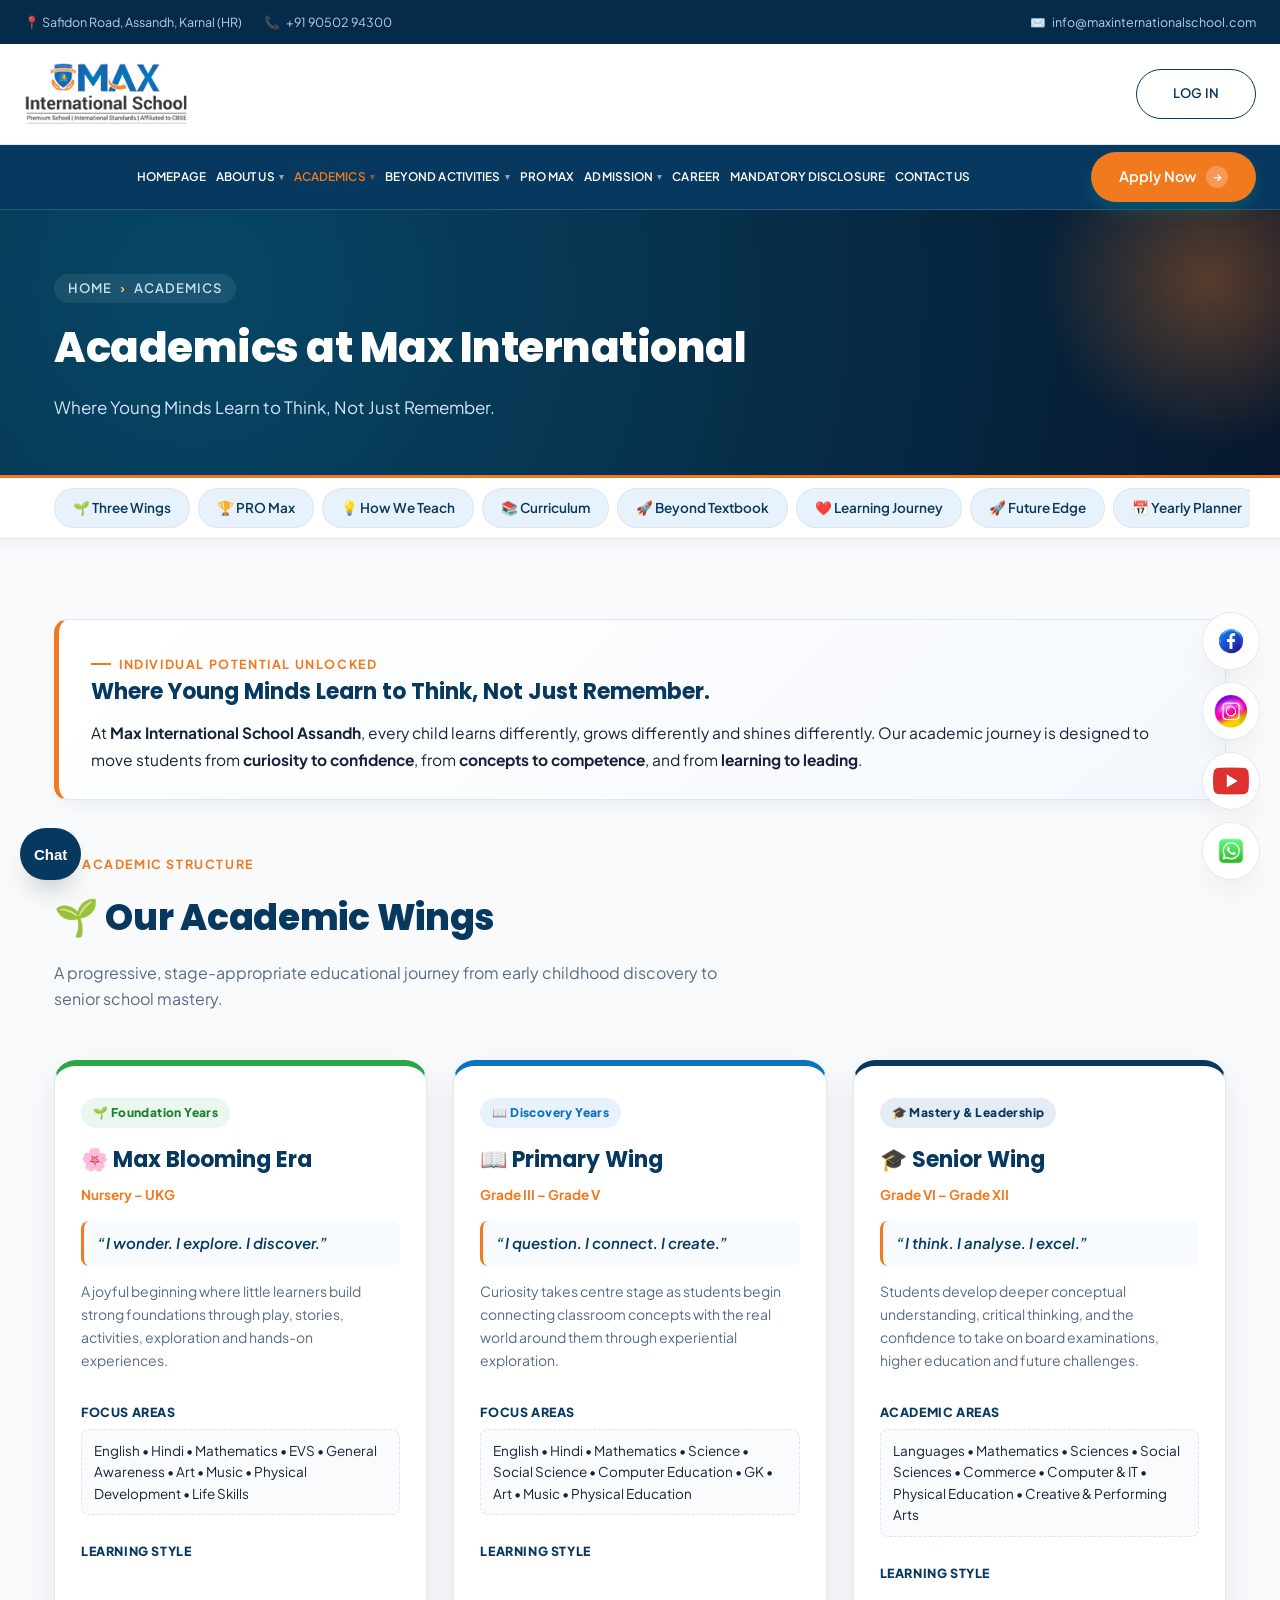
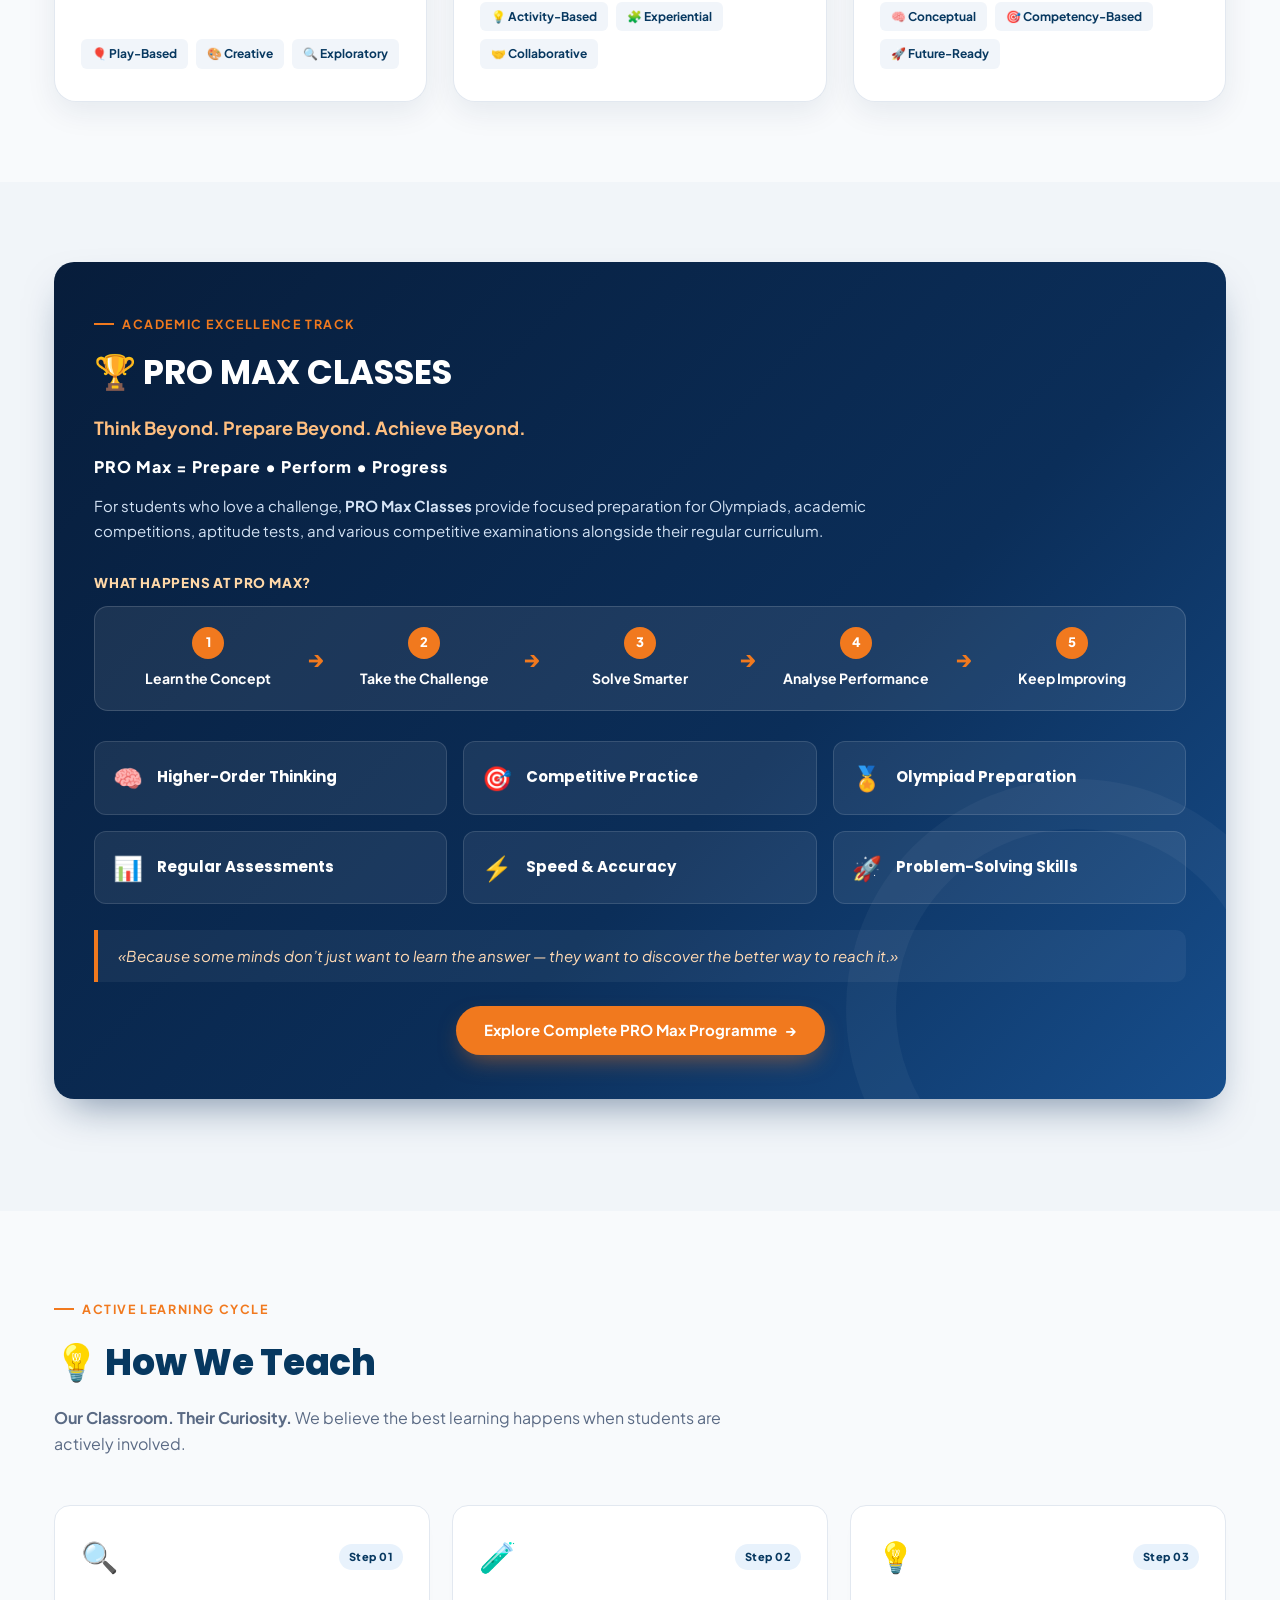
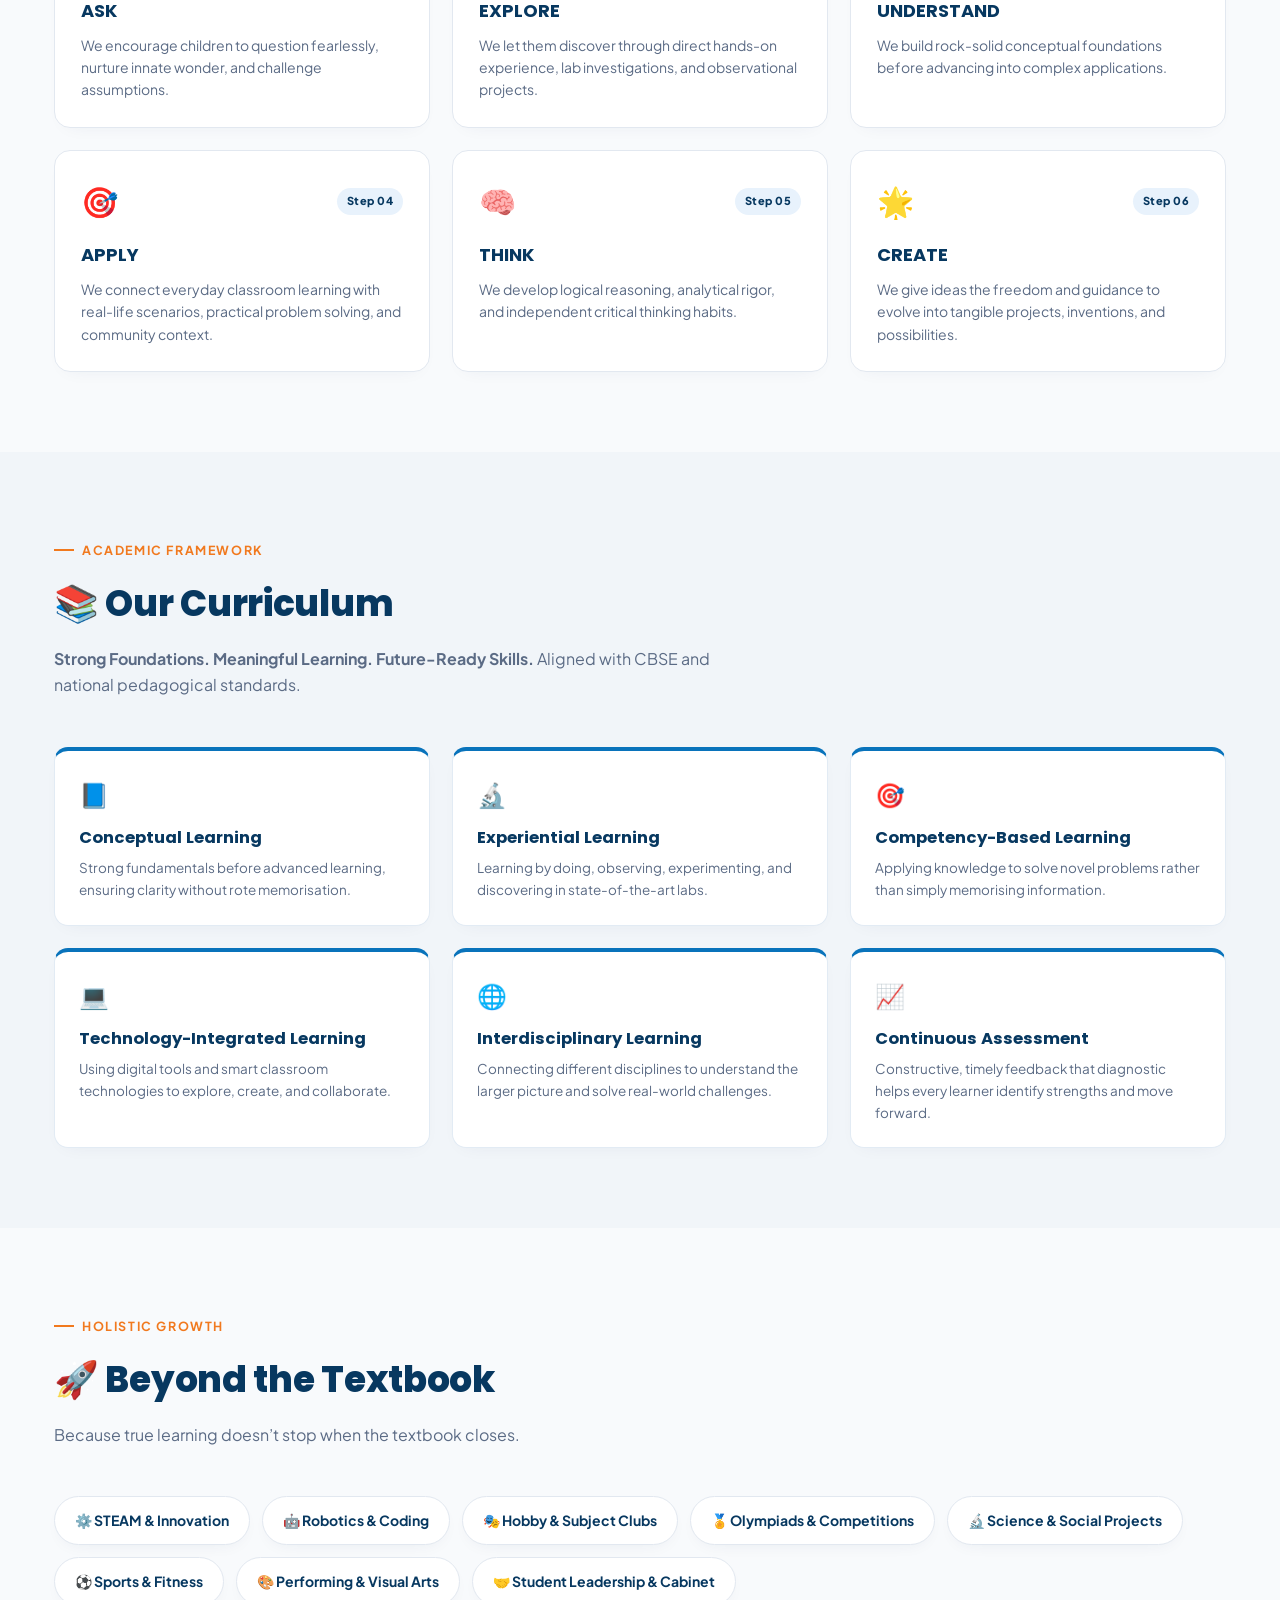
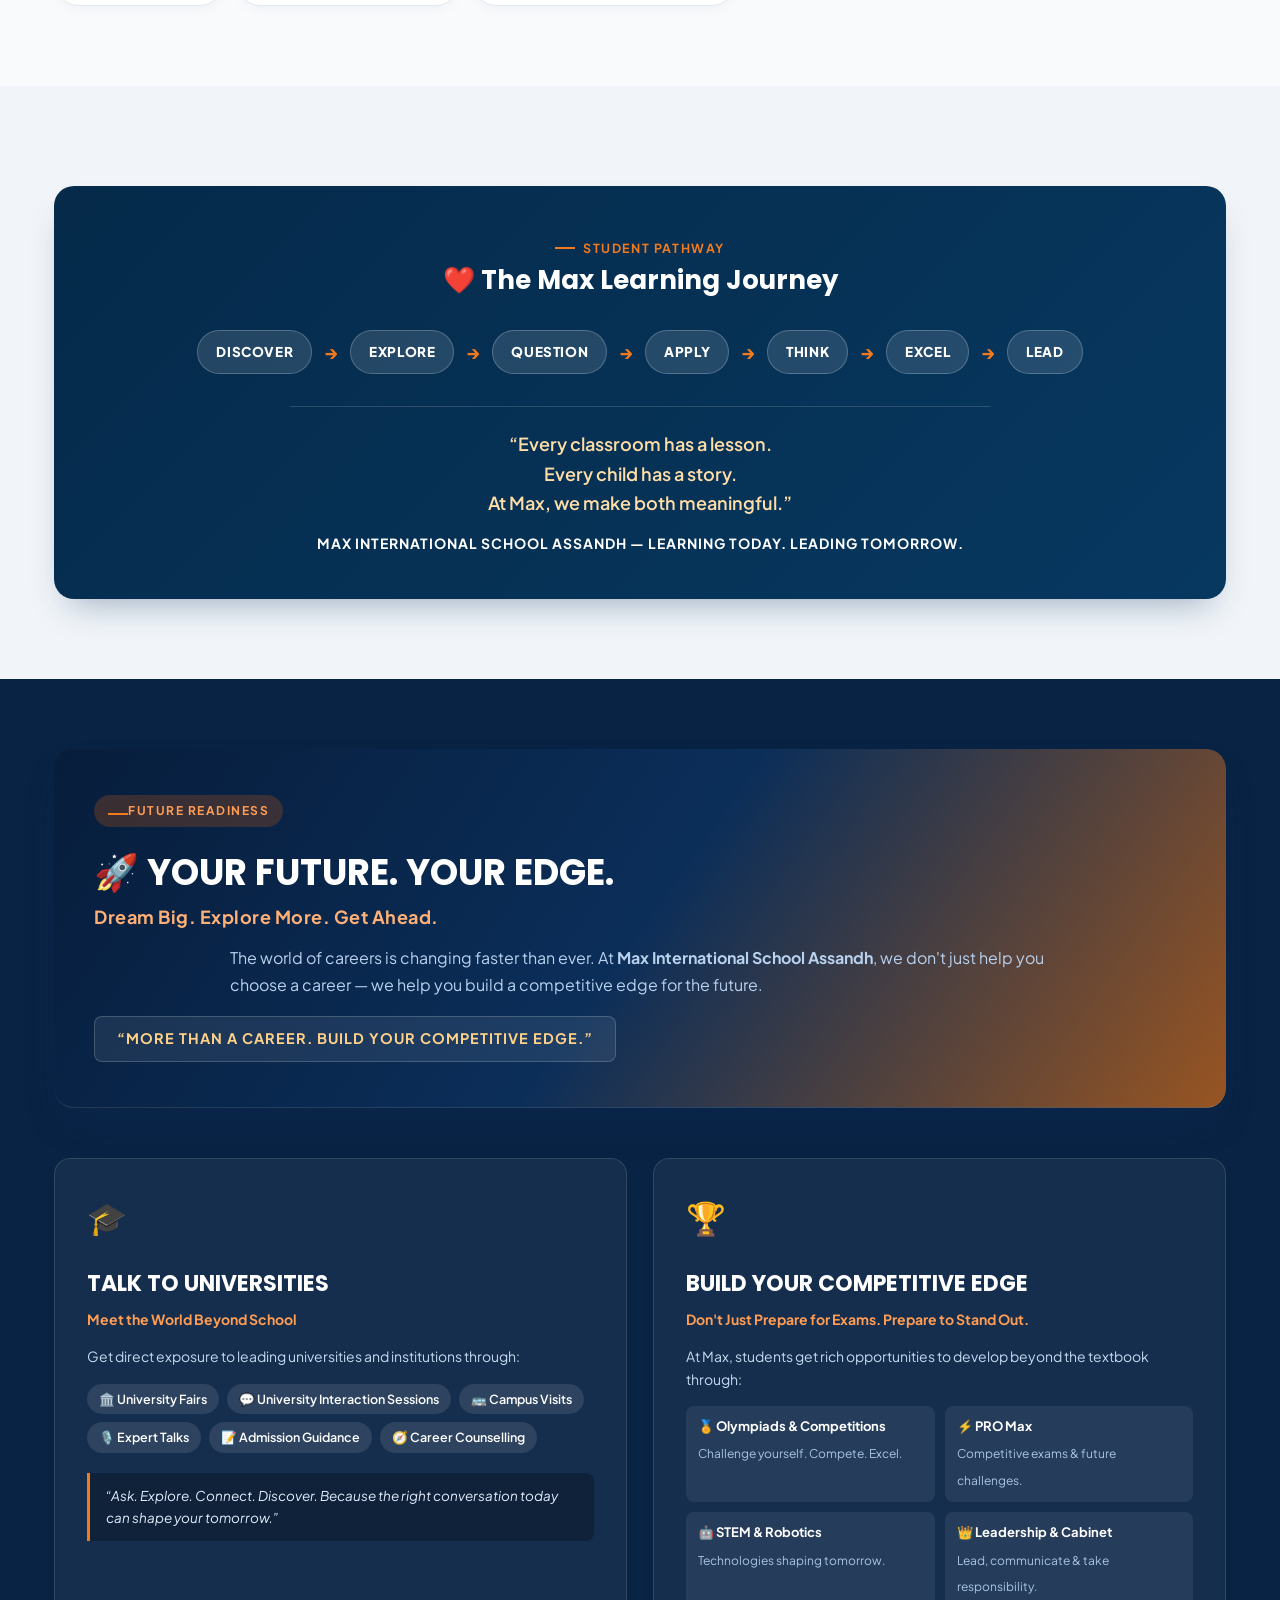
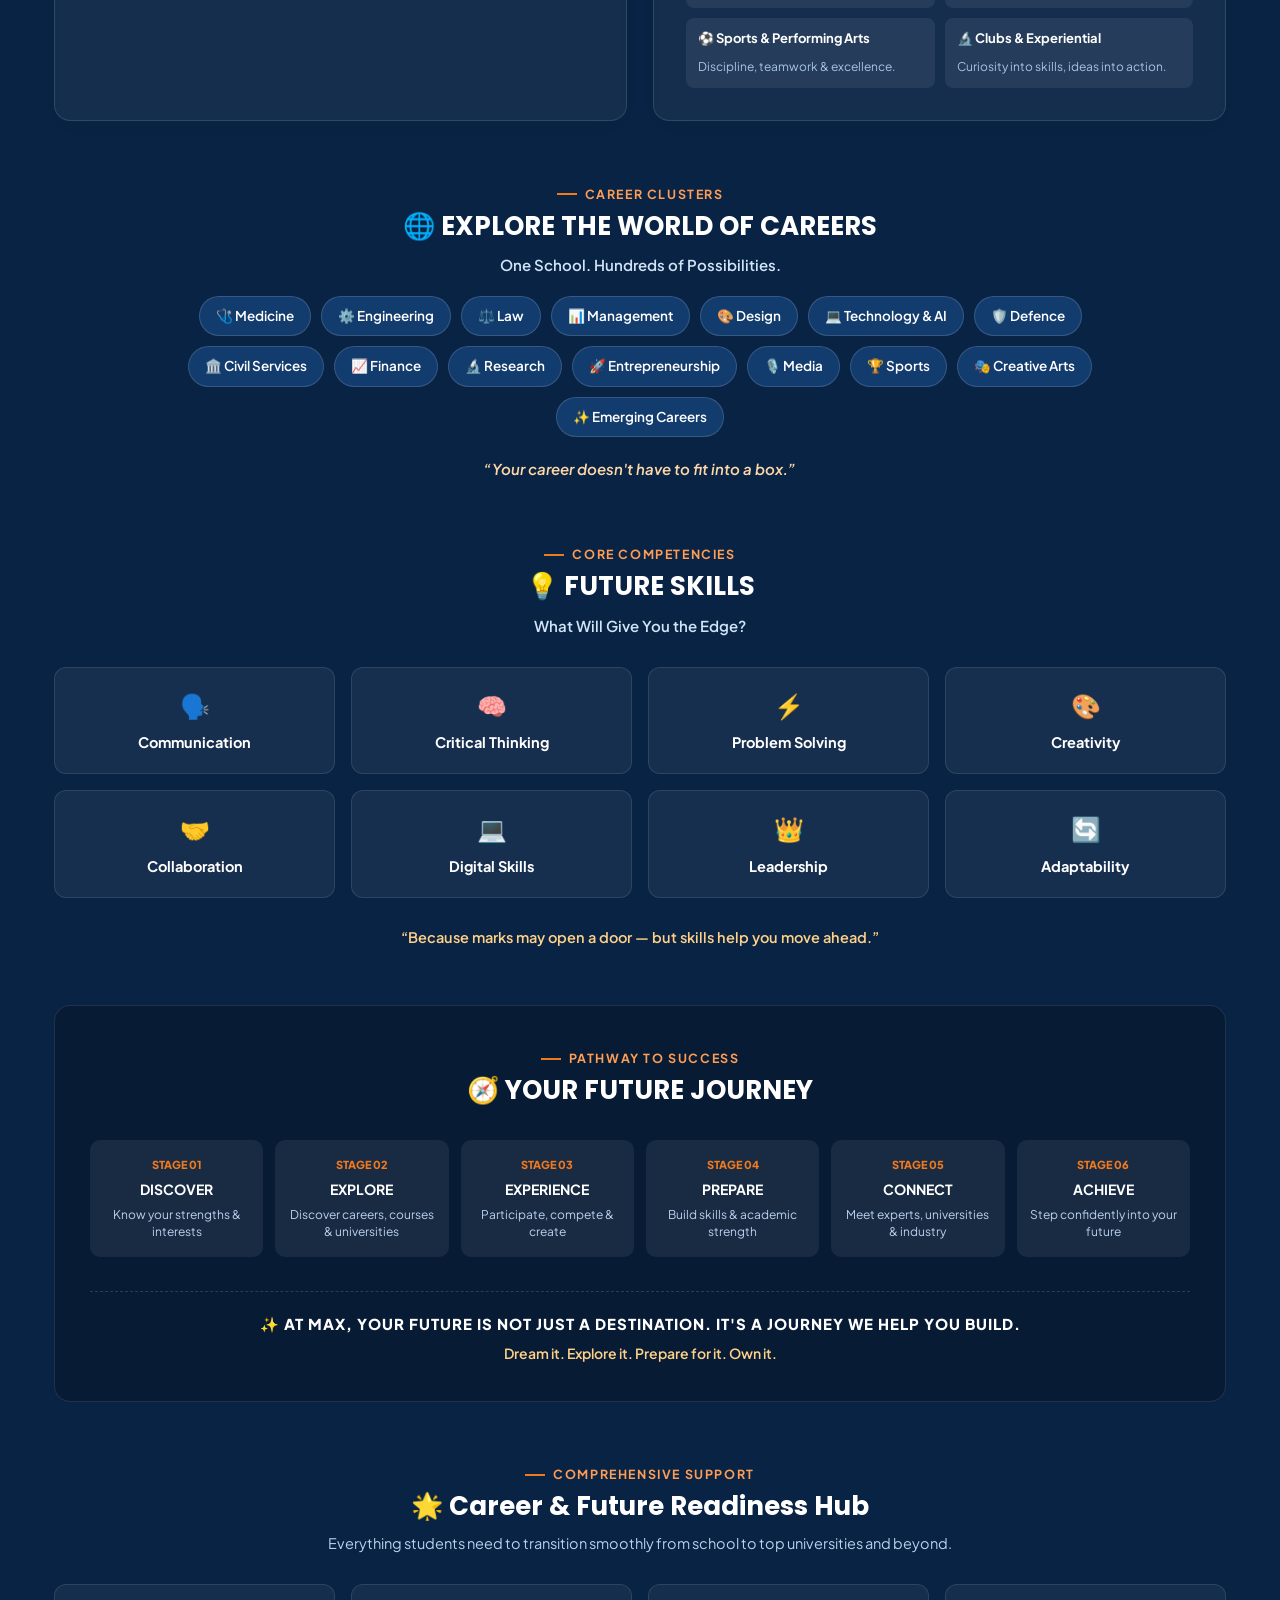
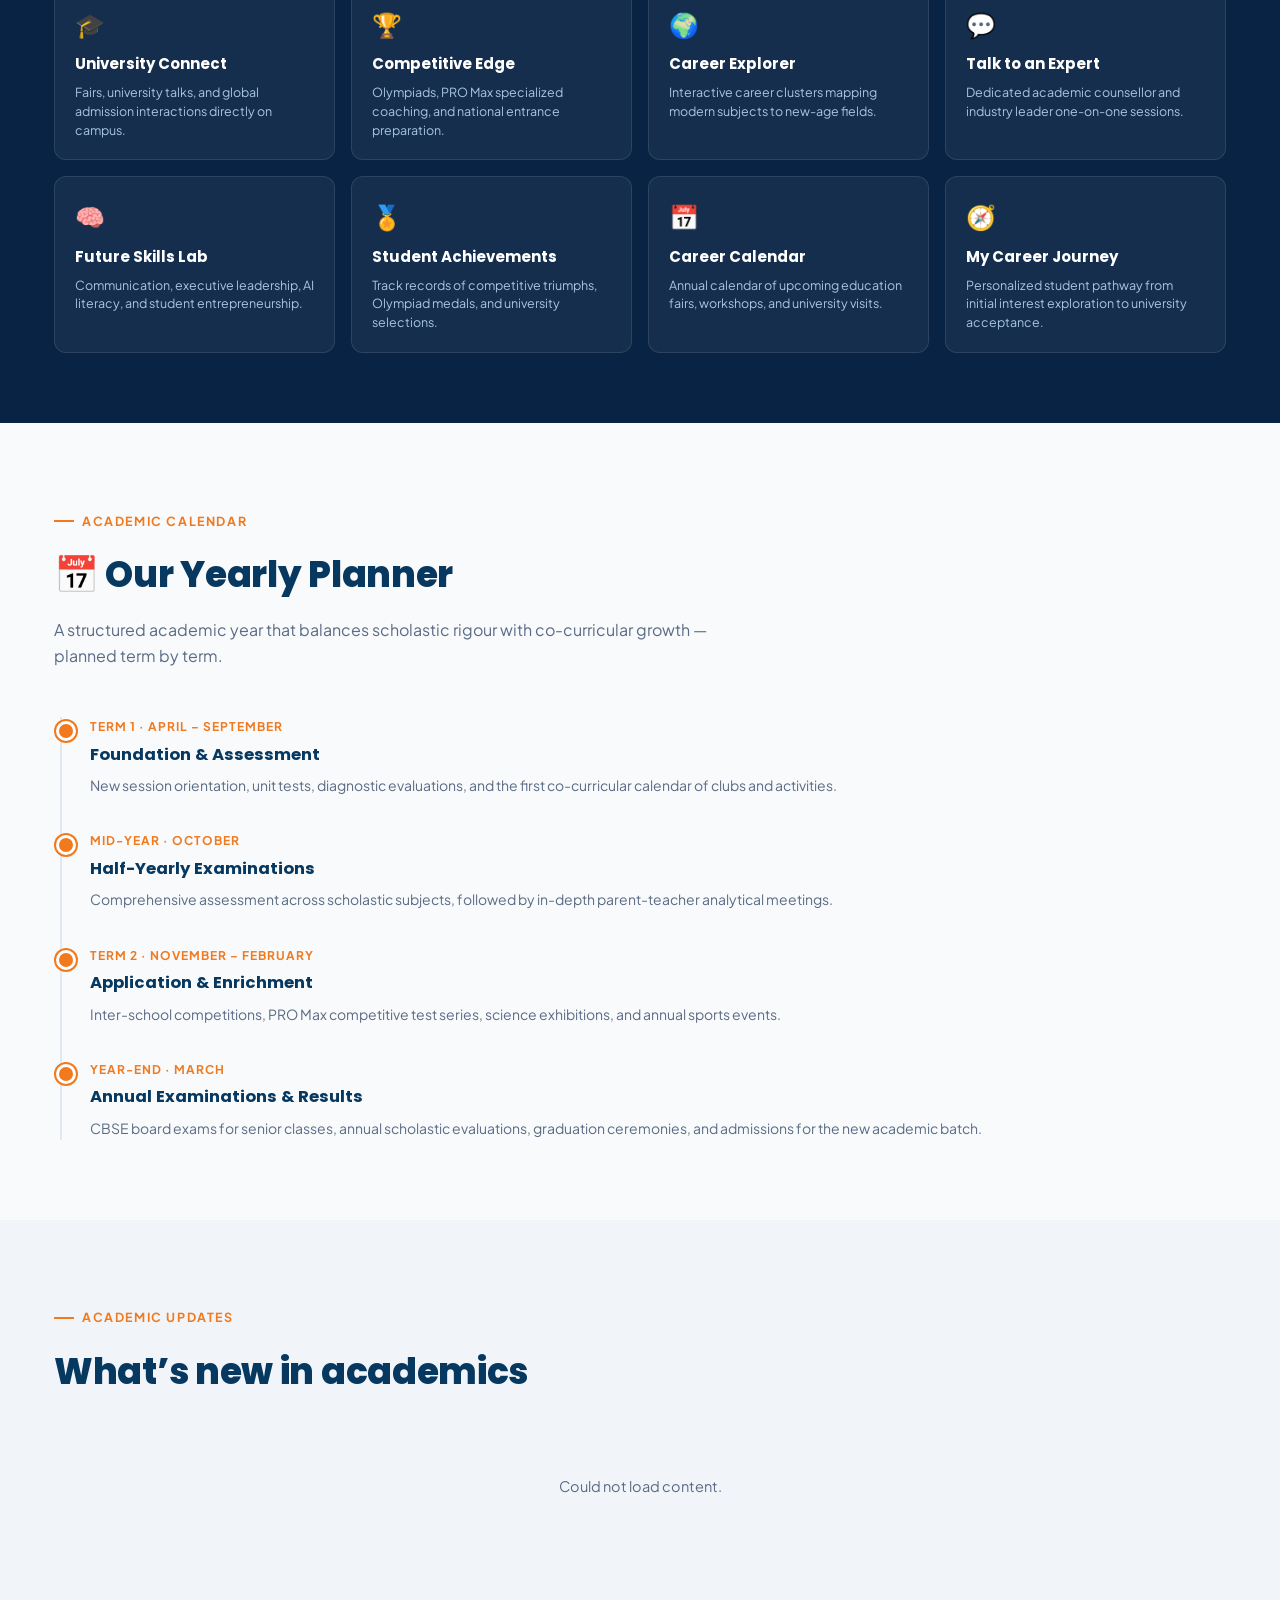
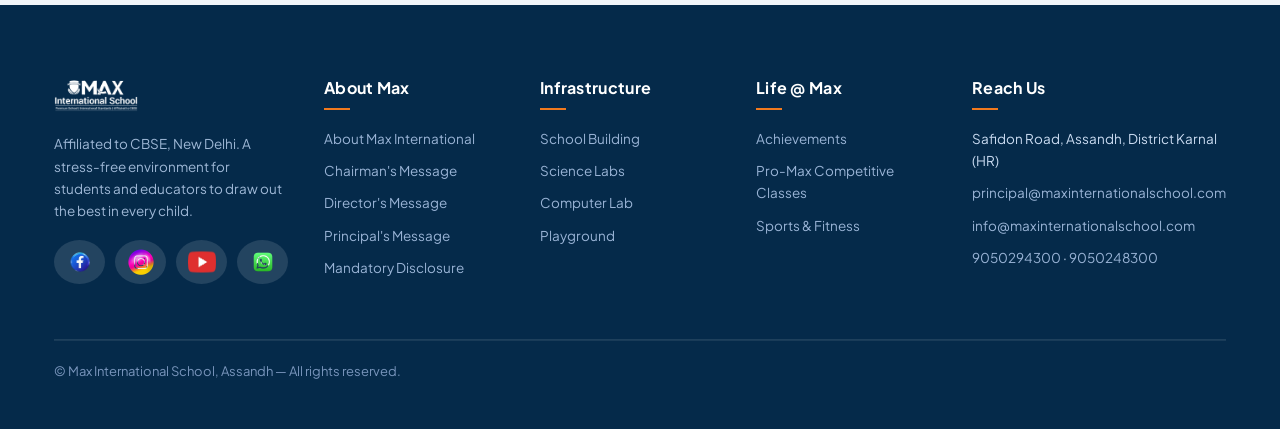
<file: academics.html>
<!DOCTYPE html>
<html lang="en">
<head>
<meta charset="UTF-8">
<meta name="viewport" content="width=device-width, initial-scale=1.0">
<title>Academics — Max International School</title>
<!-- meta:start -->
<meta name="description" content="CBSE curriculum, pedagogy and the yearly academic planner at Max International School, Assandh, Karnal.">
<link rel="canonical" href="https://www.maxinternationalschool.com/academics.html">
<link rel="icon" href="assets/img/logo.png" type="image/png">
<link rel="apple-touch-icon" href="assets/img/logo.png">
<meta name="theme-color" content="#0B2E59">
<meta property="og:type" content="website">
<meta property="og:site_name" content="Max International School">
<meta property="og:title" content="Academics — Max International School">
<meta property="og:description" content="CBSE curriculum, pedagogy and the yearly academic planner at Max International School, Assandh, Karnal.">
<meta property="og:url" content="https://www.maxinternationalschool.com/academics.html">
<meta property="og:image" content="https://www.maxinternationalschool.com/assets/img/school-building-1.jpg">
<meta property="og:image:alt" content="Max International School campus, Assandh">
<meta property="og:locale" content="en_IN">
<meta name="twitter:card" content="summary_large_image">
<meta name="twitter:title" content="Academics — Max International School">
<meta name="twitter:description" content="CBSE curriculum, pedagogy and the yearly academic planner at Max International School, Assandh, Karnal.">
<meta name="twitter:image" content="https://www.maxinternationalschool.com/assets/img/school-building-1.jpg">
<!-- meta:end -->
<link rel="preconnect" href="https://fonts.googleapis.com">
<link rel="preconnect" href="https://fonts.gstatic.com" crossorigin>
<link href="https://fonts.googleapis.com/css2?family=Poppins:wght@500;600;700;800&family=Inter:wght@400;500;600;700&display=swap" rel="stylesheet">
<link rel="stylesheet" href="assets/css/style.css">
<!-- Applies photo swaps made in the CMS. Loaded here, not deferred, so a
     replaced photo is in place before the browser requests the original. -->
<script src="assets/js/site-images.js"></script>
</head>
<body data-cms-module="academics">
  <a class="skip-link" href="#main-content">Skip to main content</a>
  <div class="topbar">
    <div class="container">
      <div class="topbar-left">
        <span>📍 Safidon Road, Assandh, Karnal (HR)</span>
        <span>📞 <a href="tel:+919050294300">+91 90502 94300</a></span>
      </div>
      <div class="topbar-right">
        <span>✉️ <a href="mailto:info@maxinternationalschool.com">info@maxinternationalschool.com</a></span>
      </div>
    </div>
  </div>
  <header class="main-nav">
    <div class="container nav-inner">
      <a href="index.html" class="logo-wrap">
        <img src="assets/img/logo.png" alt="Max International School logo">
      </a>
      <nav class="menu">
        <ul>
          <li><a href="index.html">Homepage</a></li>
          <li>
            <a href="about-us.html">About Us <span class="car">▾</span></a>
            <div class="dropdown">
              <div class="sub-head">About Max</div>
              <a href="about-us.html#philosophy">Philosophy</a>
              <a href="about-us.html#mission">Mission</a>
              <a href="about-us.html#vision">Vision</a>
              <a href="about-us.html#chairman">Message from Chairman</a>
              <a href="about-us.html#director">Message from Director</a>
              <a href="about-us.html#principal">Message from Principal</a>
              <div class="sub-head">Infrastructure</div>
              <a href="about-us.html#infra">Virtual Tour</a>
              <a href="about-us.html#infra">Facilities</a>
              <a href="about-us.html#faculty">Max Faculty</a>
              <a href="about-us.html#awards">Awards &amp; Honours</a>
            </div>
          </li>
          <li class="active">
            <a href="academics.html">Academics <span class="car">▾</span></a>
            <div class="dropdown">
              <a href="academics.html#wings">Three Wings (Junior, Primary, Senior)</a>
              <a href="promax.html">PRO Max Classes</a>
              <a href="academics.html#how-we-teach">How We Teach</a>
              <a href="academics.html#curriculum">Curriculum</a>
              <a href="academics.html#beyond">Beyond Textbook</a>
              <a href="academics.html#future-edge">Future Edge &amp; Careers</a>
              <a href="academics.html#planner">Yearly Planner</a>
            </div>
          </li>
          <li>
            <a href="beyond-activities.html">Beyond Activities <span class="car">▾</span></a>
            <div class="dropdown">
              <a href="beyond-activities.html#calendar">Co-Curricular Calendar</a>
              <a href="beyond-activities.html#sports">Sports</a>
              <a href="beyond-activities.html#council">Student Council</a>
              <a href="beyond-activities.html#exchange">Intl. Educational Exchange Programs</a>
              <a href="beyond-activities.html#visits">Educational Visits</a>
              <div class="sub-head">Gallery</div>
              <a href="gallery.html#events">Photo Gallery</a>
              <a href="gallery.html#newsletter">E-Newsletter</a>
              <a href="gallery.html#notif">Events &amp; Notifications</a>
            </div>
          </li>
          <li><a href="promax.html">Pro Max</a></li>
          <li>
            <a href="admission.html">Admission <span class="car">▾</span></a>
            <div class="dropdown">
              <a href="admission.html#process">Admission Process</a>
              <a href="admission.html#apply">Apply Now</a>
              <a href="admission.html#fees">Fee Structure</a>
              <a href="admission.html#refund-policy">Refund Policy</a>
            </div>
          </li>
          <li><a href="career.html">Career</a></li>
          <li><a href="mandatory-disclosure.html">Mandatory Disclosure</a></li>
          <li><a href="contact-us.html">Contact Us</a></li>
        </ul>
      </nav>
      <div class="nav-cta">
        <a href="admin.html" class="login-pill">Log In</a>
        <a href="admission.html#apply" class="gc-btn-pill">
          <span>Apply Now</span>
          <span class="btn-arrow-circle">→</span>
        </a>
        <div class="burger"><span></span><span></span><span></span></div>
      </div>
    </div>
  </header>

  <section id="main-content" tabindex="-1" class="page-hero">
    <div class="container">
      <span class="breadcrumb">Home <b>›</b> Academics</span>
      <h1>Academics at Max International</h1>
      <p style="color:#d4e3f5; font-size:17px; max-width:680px; margin-top:8px;">Where Young Minds Learn to Think, Not Just Remember.</p>
    </div>
  </section>

  <!-- Navigation anchors bar -->
  <nav class="jumpnav">
    <div class="container">
      <a href="#wings">🌱 Three Wings</a>
      <a href="#promax">🏆 PRO Max</a>
      <a href="#how-we-teach">💡 How We Teach</a>
      <a href="#curriculum">📚 Curriculum</a>
      <a href="#beyond">🚀 Beyond Textbook</a>
      <a href="#journey">❤️ Learning Journey</a>
      <a href="#future-edge">🚀 Future Edge</a>
      <a href="#planner">📅 Yearly Planner</a>
    </div>
  </nav>

  <!-- ACADEMICS INTRO -->
  <section class="section">
    <div class="container">
      <div class="acad-lead-box">
        <span class="eyebrow" style="color:var(--orange);">Individual Potential Unlocked</span>
        <h3>Where Young Minds Learn to Think, Not Just Remember.</h3>
        <p>At <strong>Max International School Assandh</strong>, every child learns differently, grows differently and shines differently. Our academic journey is designed to move students from <strong>curiosity to confidence</strong>, from <strong>concepts to competence</strong>, and from <strong>learning to leading</strong>.</p>
      </div>

      <!-- 🌱 OUR ACADEMIC WINGS -->
      <div class="section-head" id="wings">
        <span class="eyebrow">Academic Structure</span>
        <h2>🌱 Our Academic Wings</h2>
        <p>A progressive, stage-appropriate educational journey from early childhood discovery to senior school mastery.</p>
      </div>

      <div class="wings-grid">
        <!-- 🌸 MAX BLOOMING ERA -->
        <div class="wing-card junior">
          <span class="wing-badge">🌱 Foundation Years</span>
          <h3>🌸 Max Blooming Era</h3>
          <span class="wing-grade">Nursery – UKG</span>
          <div class="wing-quote">“I wonder. I explore. I discover.”</div>
          <p class="wing-desc">A joyful beginning where little learners build strong foundations through play, stories, activities, exploration and hands-on experiences.</p>
          
          <div class="wing-section-title">Focus Areas</div>
          <div class="wing-focus">English • Hindi • Mathematics • EVS • General Awareness • Art • Music • Physical Development • Life Skills</div>
          
          <div class="wing-section-title">Learning Style</div>
          <div class="wing-style-tags">
            <span class="wing-tag">🎈 Play-Based</span>
            <span class="wing-tag">🎨 Creative</span>
            <span class="wing-tag">🔍 Exploratory</span>
          </div>
        </div>

        <!-- 📖 PRIMARY WING -->
        <div class="wing-card primary">
          <span class="wing-badge">📖 Discovery Years</span>
          <h3>📖 Primary Wing</h3>
          <span class="wing-grade">Grade III – Grade V</span>
          <div class="wing-quote">“I question. I connect. I create.”</div>
          <p class="wing-desc">Curiosity takes centre stage as students begin connecting classroom concepts with the real world around them through experiential exploration.</p>
          
          <div class="wing-section-title">Focus Areas</div>
          <div class="wing-focus">English • Hindi • Mathematics • Science • Social Science • Computer Education • GK • Art • Music • Physical Education</div>
          
          <div class="wing-section-title">Learning Style</div>
          <div class="wing-style-tags">
            <span class="wing-tag">💡 Activity-Based</span>
            <span class="wing-tag">🧩 Experiential</span>
            <span class="wing-tag">🤝 Collaborative</span>
          </div>
        </div>

        <!-- 🎓 SENIOR WING -->
        <div class="wing-card senior">
          <span class="wing-badge">🎓 Mastery &amp; Leadership</span>
          <h3>🎓 Senior Wing</h3>
          <span class="wing-grade">Grade VI – Grade XII</span>
          <div class="wing-quote">“I think. I analyse. I excel.”</div>
          <p class="wing-desc">Students develop deeper conceptual understanding, critical thinking, and the confidence to take on board examinations, higher education and future challenges.</p>
          
          <div class="wing-section-title">Academic Areas</div>
          <div class="wing-focus">Languages • Mathematics • Sciences • Social Sciences • Commerce • Computer &amp; IT • Physical Education • Creative &amp; Performing Arts</div>
          
          <div class="wing-section-title">Learning Style</div>
          <div class="wing-style-tags">
            <span class="wing-tag">🧠 Conceptual</span>
            <span class="wing-tag">🎯 Competency-Based</span>
            <span class="wing-tag">🚀 Future-Ready</span>
          </div>
        </div>
      </div>
    </div>
  </section>

  <!-- 🏆 PRO MAX CLASSES SPOTLIGHT -->
  <section class="section section-alt" id="promax">
    <div class="container">
      <div class="promax-hero-box">
        <span class="eyebrow">Academic Excellence Track</span>
        <h2>🏆 PRO MAX CLASSES</h2>
        <div class="promax-tagline">Think Beyond. Prepare Beyond. Achieve Beyond.</div>
        <div style="font-size:16px; font-weight:800; color:#fff; margin-bottom:12px; letter-spacing:1px;">
          PRO Max = Prepare • Perform • Progress
        </div>
        <p class="promax-subtext">
          For students who love a challenge, <strong>PRO Max Classes</strong> provide focused preparation for Olympiads, academic competitions, aptitude tests, and various competitive examinations alongside their regular curriculum.
        </p>

        <!-- What happens at PRO Max flowchart -->
        <div style="font-size:13.5px; font-weight:800; text-transform:uppercase; letter-spacing:.8px; margin-bottom:12px; color:#ffd8a8;">
          What Happens at PRO Max?
        </div>
        <div class="promax-flow">
          <div class="flow-step">
            <span class="flow-num">1</span>
            <span class="flow-title">Learn the Concept</span>
          </div>
          <span class="flow-arrow">→</span>
          <div class="flow-step">
            <span class="flow-num">2</span>
            <span class="flow-title">Take the Challenge</span>
          </div>
          <span class="flow-arrow">→</span>
          <div class="flow-step">
            <span class="flow-num">3</span>
            <span class="flow-title">Solve Smarter</span>
          </div>
          <span class="flow-arrow">→</span>
          <div class="flow-step">
            <span class="flow-num">4</span>
            <span class="flow-title">Analyse Performance</span>
          </div>
          <span class="flow-arrow">→</span>
          <div class="flow-step">
            <span class="flow-num">5</span>
            <span class="flow-title">Keep Improving</span>
          </div>
        </div>

        <!-- 6 Pillars of PRO Max -->
        <div class="promax-pillars">
          <div class="pillar-card">
            <div class="pillar-ic">🧠</div>
            <div class="pillar-text">
              <h4>Higher-Order Thinking</h4>
            </div>
          </div>
          <div class="pillar-card">
            <div class="pillar-ic">🎯</div>
            <div class="pillar-text">
              <h4>Competitive Practice</h4>
            </div>
          </div>
          <div class="pillar-card">
            <div class="pillar-ic">🏅</div>
            <div class="pillar-text">
              <h4>Olympiad Preparation</h4>
            </div>
          </div>
          <div class="pillar-card">
            <div class="pillar-ic">📊</div>
            <div class="pillar-text">
              <h4>Regular Assessments</h4>
            </div>
          </div>
          <div class="pillar-card">
            <div class="pillar-ic">⚡</div>
            <div class="pillar-text">
              <h4>Speed &amp; Accuracy</h4>
            </div>
          </div>
          <div class="pillar-card">
            <div class="pillar-ic">🚀</div>
            <div class="pillar-text">
              <h4>Problem-Solving Skills</h4>
            </div>
          </div>
        </div>

        <div class="promax-quote-box">
          «Because some minds don’t just want to learn the answer — they want to discover the better way to reach it.»
        </div>

        <div style="margin-top:24px; text-align:center;">
          <a href="promax.html" class="btn btn-orange" style="padding:12px 28px; font-size:15px; font-weight:700; display:inline-flex; align-items:center; gap:8px;">
            Explore Complete PRO Max Programme <span>→</span>
          </a>
        </div>
      </div>
    </div>
  </section>

  <!-- 💡 HOW WE TEACH -->
  <section class="section" id="how-we-teach">
    <span id="pedagogy" class="anchor-target" aria-hidden="true"></span>
    <div class="container">
      <div class="section-head">
        <span class="eyebrow">Active Learning Cycle</span>
        <h2>💡 How We Teach</h2>
        <p><strong>Our Classroom. Their Curiosity.</strong> We believe the best learning happens when students are actively involved.</p>
      </div>

      <div class="cycle-grid">
        <!-- 1. ASK -->
        <div class="cycle-step-card">
          <div class="cycle-top">
            <span class="cycle-ic">🔍</span>
            <span class="cycle-badge">Step 01</span>
          </div>
          <h4>ASK</h4>
          <p>We encourage children to question fearlessly, nurture innate wonder, and challenge assumptions.</p>
        </div>

        <!-- 2. EXPLORE -->
        <div class="cycle-step-card">
          <div class="cycle-top">
            <span class="cycle-ic">🧪</span>
            <span class="cycle-badge">Step 02</span>
          </div>
          <h4>EXPLORE</h4>
          <p>We let them discover through direct hands-on experience, lab investigations, and observational projects.</p>
        </div>

        <!-- 3. UNDERSTAND -->
        <div class="cycle-step-card">
          <div class="cycle-top">
            <span class="cycle-ic">💡</span>
            <span class="cycle-badge">Step 03</span>
          </div>
          <h4>UNDERSTAND</h4>
          <p>We build rock-solid conceptual foundations before advancing into complex applications.</p>
        </div>

        <!-- 4. APPLY -->
        <div class="cycle-step-card">
          <div class="cycle-top">
            <span class="cycle-ic">🎯</span>
            <span class="cycle-badge">Step 04</span>
          </div>
          <h4>APPLY</h4>
          <p>We connect everyday classroom learning with real-life scenarios, practical problem solving, and community context.</p>
        </div>

        <!-- 5. THINK -->
        <div class="cycle-step-card">
          <div class="cycle-top">
            <span class="cycle-ic">🧠</span>
            <span class="cycle-badge">Step 05</span>
          </div>
          <h4>THINK</h4>
          <p>We develop logical reasoning, analytical rigor, and independent critical thinking habits.</p>
        </div>

        <!-- 6. CREATE -->
        <div class="cycle-step-card">
          <div class="cycle-top">
            <span class="cycle-ic">🌟</span>
            <span class="cycle-badge">Step 06</span>
          </div>
          <h4>CREATE</h4>
          <p>We give ideas the freedom and guidance to evolve into tangible projects, inventions, and possibilities.</p>
        </div>
      </div>
    </div>
  </section>

  <!-- 📚 OUR CURRICULUM -->
  <section class="section section-alt" id="curriculum">
    <div class="container">
      <div class="section-head">
        <span class="eyebrow">Academic Framework</span>
        <h2>📚 Our Curriculum</h2>
        <p><strong>Strong Foundations. Meaningful Learning. Future-Ready Skills.</strong> Aligned with CBSE and national pedagogical standards.</p>
      </div>

      <div class="curriculum-pillars-grid">
        <div class="curr-pillar-card">
          <div style="font-size:24px;">📘</div>
          <h4>Conceptual Learning</h4>
          <p>Strong fundamentals before advanced learning, ensuring clarity without rote memorisation.</p>
        </div>

        <div class="curr-pillar-card">
          <div style="font-size:24px;">🔬</div>
          <h4>Experiential Learning</h4>
          <p>Learning by doing, observing, experimenting, and discovering in state-of-the-art labs.</p>
        </div>

        <div class="curr-pillar-card">
          <div style="font-size:24px;">🎯</div>
          <h4>Competency-Based Learning</h4>
          <p>Applying knowledge to solve novel problems rather than simply memorising information.</p>
        </div>

        <div class="curr-pillar-card">
          <div style="font-size:24px;">💻</div>
          <h4>Technology-Integrated Learning</h4>
          <p>Using digital tools and smart classroom technologies to explore, create, and collaborate.</p>
        </div>

        <div class="curr-pillar-card">
          <div style="font-size:24px;">🌐</div>
          <h4>Interdisciplinary Learning</h4>
          <p>Connecting different disciplines to understand the larger picture and solve real-world challenges.</p>
        </div>

        <div class="curr-pillar-card">
          <div style="font-size:24px;">📈</div>
          <h4>Continuous Assessment</h4>
          <p>Constructive, timely feedback that diagnostic helps every learner identify strengths and move forward.</p>
        </div>
      </div>
    </div>
  </section>

  <!-- 🚀 BEYOND THE TEXTBOOK -->
  <section class="section" id="beyond">
    <div class="container">
      <div class="section-head">
        <span class="eyebrow">Holistic Growth</span>
        <h2>🚀 Beyond the Textbook</h2>
        <p>Because true learning doesn’t stop when the textbook closes.</p>
      </div>

      <div class="beyond-pills-row">
        <span class="beyond-pill">⚙️ STEAM &amp; Innovation</span>
        <span class="beyond-pill">🤖 Robotics &amp; Coding</span>
        <span class="beyond-pill">🎭 Hobby &amp; Subject Clubs</span>
        <span class="beyond-pill">🏅 Olympiads &amp; Competitions</span>
        <span class="beyond-pill">🔬 Science &amp; Social Projects</span>
        <span class="beyond-pill">⚽ Sports &amp; Fitness</span>
        <span class="beyond-pill">🎨 Performing &amp; Visual Arts</span>
        <span class="beyond-pill">🤝 Student Leadership &amp; Cabinet</span>
      </div>
    </div>
  </section>

  <!-- ❤️ THE MAX LEARNING JOURNEY -->
  <section class="section section-alt" id="journey">
    <div class="container">
      <div class="journey-banner">
        <span class="eyebrow" style="color:var(--orange);">Student Pathway</span>
        <h3>❤️ The Max Learning Journey</h3>
        
        <div class="journey-steps-chain">
          <span class="journey-node">DISCOVER</span>
          <span class="journey-sep">→</span>
          <span class="journey-node">EXPLORE</span>
          <span class="journey-sep">→</span>
          <span class="journey-node">QUESTION</span>
          <span class="journey-sep">→</span>
          <span class="journey-node">APPLY</span>
          <span class="journey-sep">→</span>
          <span class="journey-node">THINK</span>
          <span class="journey-sep">→</span>
          <span class="journey-node">EXCEL</span>
          <span class="journey-sep">→</span>
          <span class="journey-node">LEAD</span>
        </div>

        <div class="journey-story-callout">
          “Every classroom has a lesson.<br>
          Every child has a story.<br>
          At Max, we make both meaningful.”
          <div style="font-size:14px; font-weight:700; color:#fff; margin-top:14px; letter-spacing:1px;">
            MAX INTERNATIONAL SCHOOL ASSANDH — LEARNING TODAY. LEADING TOMORROW.
          </div>
        </div>
      </div>
    </div>
  </section>

  <!-- 🚀 YOUR FUTURE. YOUR EDGE. (MORE THAN A CAREER. BUILD YOUR COMPETITIVE EDGE.) -->
  <section class="section" id="future-edge" style="background:#092344; color:#fff; padding:70px 0;">
    <div class="container">
      <div class="career-hero-edge" style="border-bottom:1px solid rgba(255,255,255,0.12); padding-bottom:45px; margin-bottom:50px;">
        <span class="eyebrow" style="background:rgba(255,107,0,0.2); color:#ff9d54; padding:6px 14px; border-radius:20px; font-size:12px; font-weight:700; letter-spacing:1.5px; text-transform:uppercase; display:inline-block; margin-bottom:14px;">Future Readiness</span>
        <h2 style="color:#fff; font-size:36px; line-height:1.2; font-family:'Poppins',sans-serif; margin-bottom:8px;">🚀 YOUR FUTURE. YOUR EDGE.</h2>
        <div style="font-size:18px; font-weight:700; color:#ffb076; margin-bottom:12px; letter-spacing:0.5px;">
          Dream Big. Explore More. Get Ahead.
        </div>
        <p style="color:#b8d1ee; font-size:16px; max-width:820px; margin:0 auto 18px; line-height:1.7;">
          The world of careers is changing faster than ever. At <strong>Max International School Assandh</strong>, we don't just help you choose a career — we help you build a competitive edge for the future.
        </p>
        <div style="display:inline-block; background:rgba(255,255,255,0.08); border:1px solid rgba(255,255,255,0.18); border-radius:8px; padding:10px 22px; font-size:14.5px; font-weight:700; color:#ffd188; letter-spacing:1px;">
          “MORE THAN A CAREER. BUILD YOUR COMPETITIVE EDGE.”
        </div>
      </div>

      <!-- 2 COLUMNS: TALK TO UNIVERSITIES & BUILD YOUR COMPETITIVE EDGE -->
      <div class="edge-grid-2col">
        <!-- 🎓 TALK TO UNIVERSITIES -->
        <div class="edge-card" id="universities" style="background:rgba(255,255,255,0.05); border:1px solid rgba(255,255,255,0.12); border-radius:16px; padding:32px; backdrop-filter:blur(6px);">
          <div style="font-size:32px; margin-bottom:10px;">🎓</div>
          <h3 style="color:#fff; font-size:22px; margin-bottom:6px; font-family:'Poppins',sans-serif;">TALK TO UNIVERSITIES</h3>
          <div style="color:#ff9d54; font-weight:700; font-size:14px; margin-bottom:14px;">Meet the World Beyond School</div>
          <p style="color:#c5daf0; font-size:14px; line-height:1.6; margin-bottom:16px;">
            Get direct exposure to leading universities and institutions through:
          </p>
          <div style="display:flex; flex-wrap:wrap; gap:8px; margin-bottom:20px;">
            <span style="background:rgba(255,255,255,0.1); color:#fff; font-size:12.5px; font-weight:600; padding:5px 12px; border-radius:20px;">🏛️ University Fairs</span>
            <span style="background:rgba(255,255,255,0.1); color:#fff; font-size:12.5px; font-weight:600; padding:5px 12px; border-radius:20px;">💬 University Interaction Sessions</span>
            <span style="background:rgba(255,255,255,0.1); color:#fff; font-size:12.5px; font-weight:600; padding:5px 12px; border-radius:20px;">🚌 Campus Visits</span>
            <span style="background:rgba(255,255,255,0.1); color:#fff; font-size:12.5px; font-weight:600; padding:5px 12px; border-radius:20px;">🎙️ Expert Talks</span>
            <span style="background:rgba(255,255,255,0.1); color:#fff; font-size:12.5px; font-weight:600; padding:5px 12px; border-radius:20px;">📝 Admission Guidance</span>
            <span style="background:rgba(255,255,255,0.1); color:#fff; font-size:12.5px; font-weight:600; padding:5px 12px; border-radius:20px;">🧭 Career Counselling</span>
          </div>
          <div style="background:rgba(0,0,0,0.25); border-left:3px solid var(--orange); padding:12px 16px; border-radius:0 8px 8px 0; font-style:italic; color:#e0ecfc; font-size:13.5px;">
            “Ask. Explore. Connect. Discover. Because the right conversation today can shape your tomorrow.”
          </div>
        </div>

        <!-- 🏆 BUILD YOUR COMPETITIVE EDGE -->
        <div class="edge-card" style="background:rgba(255,255,255,0.05); border:1px solid rgba(255,255,255,0.12); border-radius:16px; padding:32px; backdrop-filter:blur(6px);">
          <div style="font-size:32px; margin-bottom:10px;">🏆</div>
          <h3 style="color:#fff; font-size:22px; margin-bottom:6px; font-family:'Poppins',sans-serif;">BUILD YOUR COMPETITIVE EDGE</h3>
          <div style="color:#ff9d54; font-weight:700; font-size:14px; margin-bottom:14px;">Don't Just Prepare for Exams. Prepare to Stand Out.</div>
          <p style="color:#c5daf0; font-size:14px; line-height:1.6; margin-bottom:16px;">
            At Max, students get rich opportunities to develop beyond the textbook through:
          </p>
          <ul style="list-style:none; padding:0; margin:0; display:grid; grid-template-columns:1fr 1fr; gap:10px;">
            <li style="background:rgba(255,255,255,0.07); padding:10px 12px; border-radius:8px;">
              <strong style="display:block; color:#fff; font-size:13px; margin-bottom:2px;">🏅 Olympiads &amp; Competitions</strong>
              <span style="color:#a8c4e6; font-size:12px;">Challenge yourself. Compete. Excel.</span>
            </li>
            <li style="background:rgba(255,255,255,0.07); padding:10px 12px; border-radius:8px;">
              <strong style="display:block; color:#fff; font-size:13px; margin-bottom:2px;">⚡ PRO Max</strong>
              <span style="color:#a8c4e6; font-size:12px;">Competitive exams &amp; future challenges.</span>
            </li>
            <li style="background:rgba(255,255,255,0.07); padding:10px 12px; border-radius:8px;">
              <strong style="display:block; color:#fff; font-size:13px; margin-bottom:2px;">🤖 STEM &amp; Robotics</strong>
              <span style="color:#a8c4e6; font-size:12px;">Technologies shaping tomorrow.</span>
            </li>
            <li style="background:rgba(255,255,255,0.07); padding:10px 12px; border-radius:8px;">
              <strong style="display:block; color:#fff; font-size:13px; margin-bottom:2px;">👑 Leadership &amp; Cabinet</strong>
              <span style="color:#a8c4e6; font-size:12px;">Lead, communicate &amp; take responsibility.</span>
            </li>
            <li style="background:rgba(255,255,255,0.07); padding:10px 12px; border-radius:8px;">
              <strong style="display:block; color:#fff; font-size:13px; margin-bottom:2px;">⚽ Sports &amp; Performing Arts</strong>
              <span style="color:#a8c4e6; font-size:12px;">Discipline, teamwork &amp; excellence.</span>
            </li>
            <li style="background:rgba(255,255,255,0.07); padding:10px 12px; border-radius:8px;">
              <strong style="display:block; color:#fff; font-size:13px; margin-bottom:2px;">🔬 Clubs &amp; Experiential</strong>
              <span style="color:#a8c4e6; font-size:12px;">Curiosity into skills, ideas into action.</span>
            </li>
          </ul>
        </div>
      </div>

      <!-- 🌐 EXPLORE THE WORLD OF CAREERS -->
      <div style="margin-top:55px; text-align:center;">
        <span class="eyebrow" style="color:#ff9d54;">Career Clusters</span>
        <h3 style="color:#fff; font-size:26px; margin-bottom:6px; font-family:'Poppins',sans-serif;">🌐 EXPLORE THE WORLD OF CAREERS</h3>
        <div style="font-size:15px; color:#d2e4f7; font-weight:600; margin-bottom:18px;">One School. Hundreds of Possibilities.</div>
        
        <div class="career-clusters-grid" style="display:flex; flex-wrap:wrap; justify-content:center; gap:10px; max-width:980px; margin:0 auto 20px;">
          <span style="background:#133c6e; color:#fff; padding:8px 16px; border-radius:30px; font-size:13.5px; font-weight:600; border:1px solid rgba(255,255,255,0.15);">🩺 Medicine</span>
          <span style="background:#133c6e; color:#fff; padding:8px 16px; border-radius:30px; font-size:13.5px; font-weight:600; border:1px solid rgba(255,255,255,0.15);">⚙️ Engineering</span>
          <span style="background:#133c6e; color:#fff; padding:8px 16px; border-radius:30px; font-size:13.5px; font-weight:600; border:1px solid rgba(255,255,255,0.15);">⚖️ Law</span>
          <span style="background:#133c6e; color:#fff; padding:8px 16px; border-radius:30px; font-size:13.5px; font-weight:600; border:1px solid rgba(255,255,255,0.15);">📊 Management</span>
          <span style="background:#133c6e; color:#fff; padding:8px 16px; border-radius:30px; font-size:13.5px; font-weight:600; border:1px solid rgba(255,255,255,0.15);">🎨 Design</span>
          <span style="background:#133c6e; color:#fff; padding:8px 16px; border-radius:30px; font-size:13.5px; font-weight:600; border:1px solid rgba(255,255,255,0.15);">💻 Technology &amp; AI</span>
          <span style="background:#133c6e; color:#fff; padding:8px 16px; border-radius:30px; font-size:13.5px; font-weight:600; border:1px solid rgba(255,255,255,0.15);">🛡️ Defence</span>
          <span style="background:#133c6e; color:#fff; padding:8px 16px; border-radius:30px; font-size:13.5px; font-weight:600; border:1px solid rgba(255,255,255,0.15);">🏛️ Civil Services</span>
          <span style="background:#133c6e; color:#fff; padding:8px 16px; border-radius:30px; font-size:13.5px; font-weight:600; border:1px solid rgba(255,255,255,0.15);">📈 Finance</span>
          <span style="background:#133c6e; color:#fff; padding:8px 16px; border-radius:30px; font-size:13.5px; font-weight:600; border:1px solid rgba(255,255,255,0.15);">🔬 Research</span>
          <span style="background:#133c6e; color:#fff; padding:8px 16px; border-radius:30px; font-size:13.5px; font-weight:600; border:1px solid rgba(255,255,255,0.15);">🚀 Entrepreneurship</span>
          <span style="background:#133c6e; color:#fff; padding:8px 16px; border-radius:30px; font-size:13.5px; font-weight:600; border:1px solid rgba(255,255,255,0.15);">🎙️ Media</span>
          <span style="background:#133c6e; color:#fff; padding:8px 16px; border-radius:30px; font-size:13.5px; font-weight:600; border:1px solid rgba(255,255,255,0.15);">🏆 Sports</span>
          <span style="background:#133c6e; color:#fff; padding:8px 16px; border-radius:30px; font-size:13.5px; font-weight:600; border:1px solid rgba(255,255,255,0.15);">🎭 Creative Arts</span>
          <span style="background:#133c6e; color:#fff; padding:8px 16px; border-radius:30px; font-size:13.5px; font-weight:600; border:1px solid rgba(255,255,255,0.15);">✨ Emerging Careers</span>
        </div>
        <p style="color:#ffd8a8; font-size:15px; font-weight:600; font-style:italic;">
          “Your career doesn't have to fit into a box.”
        </p>
      </div>

      <!-- 💡 FUTURE SKILLS -->
      <div style="margin-top:55px;">
        <div style="text-align:center; margin-bottom:28px;">
          <span class="eyebrow" style="color:#ff9d54;">Core Competencies</span>
          <h3 style="color:#fff; font-size:26px; margin-bottom:6px; font-family:'Poppins',sans-serif;">💡 FUTURE SKILLS</h3>
          <div style="font-size:15px; color:#d2e4f7; font-weight:600;">What Will Give You the Edge?</div>
        </div>

        <div class="skills-grid" style="display:grid; grid-template-columns:repeat(4, 1fr); gap:16px;">
          <div style="background:rgba(255,255,255,0.06); border:1px solid rgba(255,255,255,0.1); border-radius:12px; padding:18px; text-align:center;">
            <div style="font-size:24px; margin-bottom:6px;">🗣️</div>
            <strong style="display:block; color:#fff; font-size:14.5px;">Communication</strong>
          </div>
          <div style="background:rgba(255,255,255,0.06); border:1px solid rgba(255,255,255,0.1); border-radius:12px; padding:18px; text-align:center;">
            <div style="font-size:24px; margin-bottom:6px;">🧠</div>
            <strong style="display:block; color:#fff; font-size:14.5px;">Critical Thinking</strong>
          </div>
          <div style="background:rgba(255,255,255,0.06); border:1px solid rgba(255,255,255,0.1); border-radius:12px; padding:18px; text-align:center;">
            <div style="font-size:24px; margin-bottom:6px;">⚡</div>
            <strong style="display:block; color:#fff; font-size:14.5px;">Problem Solving</strong>
          </div>
          <div style="background:rgba(255,255,255,0.06); border:1px solid rgba(255,255,255,0.1); border-radius:12px; padding:18px; text-align:center;">
            <div style="font-size:24px; margin-bottom:6px;">🎨</div>
            <strong style="display:block; color:#fff; font-size:14.5px;">Creativity</strong>
          </div>
          <div style="background:rgba(255,255,255,0.06); border:1px solid rgba(255,255,255,0.1); border-radius:12px; padding:18px; text-align:center;">
            <div style="font-size:24px; margin-bottom:6px;">🤝</div>
            <strong style="display:block; color:#fff; font-size:14.5px;">Collaboration</strong>
          </div>
          <div style="background:rgba(255,255,255,0.06); border:1px solid rgba(255,255,255,0.1); border-radius:12px; padding:18px; text-align:center;">
            <div style="font-size:24px; margin-bottom:6px;">💻</div>
            <strong style="display:block; color:#fff; font-size:14.5px;">Digital Skills</strong>
          </div>
          <div style="background:rgba(255,255,255,0.06); border:1px solid rgba(255,255,255,0.1); border-radius:12px; padding:18px; text-align:center;">
            <div style="font-size:24px; margin-bottom:6px;">👑</div>
            <strong style="display:block; color:#fff; font-size:14.5px;">Leadership</strong>
          </div>
          <div style="background:rgba(255,255,255,0.06); border:1px solid rgba(255,255,255,0.1); border-radius:12px; padding:18px; text-align:center;">
            <div style="font-size:24px; margin-bottom:6px;">🔄</div>
            <strong style="display:block; color:#fff; font-size:14.5px;">Adaptability</strong>
          </div>
        </div>

        <div style="text-align:center; margin-top:20px; font-size:14.5px; color:#ffd188; font-weight:600;">
          “Because marks may open a door — but skills help you move ahead.”
        </div>
      </div>

      <!-- 🧭 YOUR FUTURE JOURNEY FLOW -->
      <div style="margin-top:55px; background:rgba(0,0,0,0.22); border-radius:16px; padding:35px; border:1px solid rgba(255,255,255,0.1);">
        <div style="text-align:center; margin-bottom:24px;">
          <span class="eyebrow" style="color:#ff9d54;">Pathway to Success</span>
          <h3 style="color:#fff; font-size:26px; margin-bottom:4px; font-family:'Poppins',sans-serif;">🧭 YOUR FUTURE JOURNEY</h3>
        </div>

        <div class="future-journey-flow" style="display:grid; grid-template-columns:repeat(6, 1fr); gap:12px; text-align:center;">
          <div style="background:rgba(255,255,255,0.07); border-radius:10px; padding:16px 10px;">
            <div style="font-size:11px; font-weight:800; color:var(--orange); text-transform:uppercase; margin-bottom:4px;">Stage 01</div>
            <strong style="display:block; color:#fff; font-size:14px; margin-bottom:6px;">DISCOVER</strong>
            <span style="color:#b8d1ee; font-size:12px; line-height:1.4; display:block;">Know your strengths &amp; interests</span>
          </div>
          <div style="background:rgba(255,255,255,0.07); border-radius:10px; padding:16px 10px;">
            <div style="font-size:11px; font-weight:800; color:var(--orange); text-transform:uppercase; margin-bottom:4px;">Stage 02</div>
            <strong style="display:block; color:#fff; font-size:14px; margin-bottom:6px;">EXPLORE</strong>
            <span style="color:#b8d1ee; font-size:12px; line-height:1.4; display:block;">Discover careers, courses &amp; universities</span>
          </div>
          <div style="background:rgba(255,255,255,0.07); border-radius:10px; padding:16px 10px;">
            <div style="font-size:11px; font-weight:800; color:var(--orange); text-transform:uppercase; margin-bottom:4px;">Stage 03</div>
            <strong style="display:block; color:#fff; font-size:14px; margin-bottom:6px;">EXPERIENCE</strong>
            <span style="color:#b8d1ee; font-size:12px; line-height:1.4; display:block;">Participate, compete &amp; create</span>
          </div>
          <div style="background:rgba(255,255,255,0.07); border-radius:10px; padding:16px 10px;">
            <div style="font-size:11px; font-weight:800; color:var(--orange); text-transform:uppercase; margin-bottom:4px;">Stage 04</div>
            <strong style="display:block; color:#fff; font-size:14px; margin-bottom:6px;">PREPARE</strong>
            <span style="color:#b8d1ee; font-size:12px; line-height:1.4; display:block;">Build skills &amp; academic strength</span>
          </div>
          <div style="background:rgba(255,255,255,0.07); border-radius:10px; padding:16px 10px;">
            <div style="font-size:11px; font-weight:800; color:var(--orange); text-transform:uppercase; margin-bottom:4px;">Stage 05</div>
            <strong style="display:block; color:#fff; font-size:14px; margin-bottom:6px;">CONNECT</strong>
            <span style="color:#b8d1ee; font-size:12px; line-height:1.4; display:block;">Meet experts, universities &amp; industry</span>
          </div>
          <div style="background:rgba(255,255,255,0.07); border-radius:10px; padding:16px 10px;">
            <div style="font-size:11px; font-weight:800; color:var(--orange); text-transform:uppercase; margin-bottom:4px;">Stage 06</div>
            <strong style="display:block; color:#fff; font-size:14px; margin-bottom:6px;">ACHIEVE</strong>
            <span style="color:#b8d1ee; font-size:12px; line-height:1.4; display:block;">Step confidently into your future</span>
          </div>
        </div>

        <div style="text-align:center; margin-top:25px; border-top:1px dashed rgba(255,255,255,0.15); padding-top:20px;">
          <div style="font-size:15px; font-weight:800; color:#fff; letter-spacing:1px; margin-bottom:6px;">
            ✨ AT MAX, YOUR FUTURE IS NOT JUST A DESTINATION. IT'S A JOURNEY WE HELP YOU BUILD.
          </div>
          <div style="font-size:14px; color:#ffd188; font-weight:600;">
            Dream it. Explore it. Prepare for it. Own it.
          </div>
        </div>
      </div>

      <!-- 8 CAREER READINESS MODULES -->
      <div style="margin-top:55px;">
        <div style="text-align:center; margin-bottom:28px;">
          <span class="eyebrow" style="color:#ff9d54;">Comprehensive Support</span>
          <h3 style="color:#fff; font-size:26px; margin-bottom:4px; font-family:'Poppins',sans-serif;">🌟 Career &amp; Future Readiness Hub</h3>
          <p style="color:#b8d1ee; font-size:14.5px;">Everything students need to transition smoothly from school to top universities and beyond.</p>
        </div>

        <div class="career-modules-grid" style="display:grid; grid-template-columns:repeat(4, 1fr); gap:16px;">
          <div style="background:rgba(255,255,255,0.05); border:1px solid rgba(255,255,255,0.1); border-radius:12px; padding:20px;">
            <div style="font-size:24px; margin-bottom:8px;">🎓</div>
            <h4 style="color:#fff; font-size:15px; margin-bottom:6px;">University Connect</h4>
            <p style="color:#a8c4e6; font-size:12.5px; line-height:1.5; margin:0;">Fairs, university talks, and global admission interactions directly on campus.</p>
          </div>
          <div style="background:rgba(255,255,255,0.05); border:1px solid rgba(255,255,255,0.1); border-radius:12px; padding:20px;">
            <div style="font-size:24px; margin-bottom:8px;">🏆</div>
            <h4 style="color:#fff; font-size:15px; margin-bottom:6px;">Competitive Edge</h4>
            <p style="color:#a8c4e6; font-size:12.5px; line-height:1.5; margin:0;">Olympiads, PRO Max specialized coaching, and national entrance preparation.</p>
          </div>
          <div style="background:rgba(255,255,255,0.05); border:1px solid rgba(255,255,255,0.1); border-radius:12px; padding:20px;">
            <div style="font-size:24px; margin-bottom:8px;">🌍</div>
            <h4 style="color:#fff; font-size:15px; margin-bottom:6px;">Career Explorer</h4>
            <p style="color:#a8c4e6; font-size:12.5px; line-height:1.5; margin:0;">Interactive career clusters mapping modern subjects to new-age fields.</p>
          </div>
          <div style="background:rgba(255,255,255,0.05); border:1px solid rgba(255,255,255,0.1); border-radius:12px; padding:20px;">
            <div style="font-size:24px; margin-bottom:8px;">💬</div>
            <h4 style="color:#fff; font-size:15px; margin-bottom:6px;">Talk to an Expert</h4>
            <p style="color:#a8c4e6; font-size:12.5px; line-height:1.5; margin:0;">Dedicated academic counsellor and industry leader one-on-one sessions.</p>
          </div>
          <div style="background:rgba(255,255,255,0.05); border:1px solid rgba(255,255,255,0.1); border-radius:12px; padding:20px;">
            <div style="font-size:24px; margin-bottom:8px;">🧠</div>
            <h4 style="color:#fff; font-size:15px; margin-bottom:6px;">Future Skills Lab</h4>
            <p style="color:#a8c4e6; font-size:12.5px; line-height:1.5; margin:0;">Communication, executive leadership, AI literacy, and student entrepreneurship.</p>
          </div>
          <div style="background:rgba(255,255,255,0.05); border:1px solid rgba(255,255,255,0.1); border-radius:12px; padding:20px;">
            <div style="font-size:24px; margin-bottom:8px;">🏅</div>
            <h4 style="color:#fff; font-size:15px; margin-bottom:6px;">Student Achievements</h4>
            <p style="color:#a8c4e6; font-size:12.5px; line-height:1.5; margin:0;">Track records of competitive triumphs, Olympiad medals, and university selections.</p>
          </div>
          <div style="background:rgba(255,255,255,0.05); border:1px solid rgba(255,255,255,0.1); border-radius:12px; padding:20px;">
            <div style="font-size:24px; margin-bottom:8px;">📅</div>
            <h4 style="color:#fff; font-size:15px; margin-bottom:6px;">Career Calendar</h4>
            <p style="color:#a8c4e6; font-size:12.5px; line-height:1.5; margin:0;">Annual calendar of upcoming education fairs, workshops, and university visits.</p>
          </div>
          <div style="background:rgba(255,255,255,0.05); border:1px solid rgba(255,255,255,0.1); border-radius:12px; padding:20px;">
            <div style="font-size:24px; margin-bottom:8px;">🧭</div>
            <h4 style="color:#fff; font-size:15px; margin-bottom:6px;">My Career Journey</h4>
            <p style="color:#a8c4e6; font-size:12.5px; line-height:1.5; margin:0;">Personalized student pathway from initial interest exploration to university acceptance.</p>
          </div>
        </div>
      </div>
    </div>
  </section>

  <!-- YEARLY PLANNER -->
  <section class="section" id="planner">
    <div class="container">
      <div class="section-head">
        <span class="eyebrow">Academic Calendar</span>
        <h2>📅 Our Yearly Planner</h2>
        <p>A structured academic year that balances scholastic rigour with co-curricular growth — planned term by term.</p>
      </div>
      <div class="timeline">
        <div class="timeline-item">
          <div class="tlabel">Term 1 · April – September</div>
          <h4>Foundation &amp; Assessment</h4>
          <p>New session orientation, unit tests, diagnostic evaluations, and the first co-curricular calendar of clubs and activities.</p>
        </div>
        <div class="timeline-item">
          <div class="tlabel">Mid-Year · October</div>
          <h4>Half-Yearly Examinations</h4>
          <p>Comprehensive assessment across scholastic subjects, followed by in-depth parent-teacher analytical meetings.</p>
        </div>
        <div class="timeline-item">
          <div class="tlabel">Term 2 · November – February</div>
          <h4>Application &amp; Enrichment</h4>
          <p>Inter-school competitions, PRO Max competitive test series, science exhibitions, and annual sports events.</p>
        </div>
        <div class="timeline-item">
          <div class="tlabel">Year-End · March</div>
          <h4>Annual Examinations &amp; Results</h4>
          <p>CBSE board exams for senior classes, annual scholastic evaluations, graduation ceremonies, and admissions for the new academic batch.</p>
        </div>
      </div>
    </div>
  </section>

  <section class="section section-alt">
    <div class="container">
      <div class="section-head">
        <span class="eyebrow">Academic Updates</span>
        <h2>What’s new in academics</h2>
      </div>
      <div class="feature-grid" data-cms-list="academics"></div>
    </div>
  </section>
  <footer id="contact-footer">
    <div class="container">
      <div class="foot-grid">
        <div>
          <div class="foot-logo">
            <img src="assets/img/logo.png" alt="Max International School">
          </div>
          <p style="font-size:13.5px; color:#9fb8d6; max-width:260px;">Affiliated to CBSE, New Delhi. A stress-free environment for students and educators to draw out the best in every child.</p>
          <div class="foot-social">
            <a href="https://www.facebook.com/maxinternationalschoolassandh" aria-label="Facebook" target="_blank" rel="noopener noreferrer">
              <img src="assets/img/social-facebook.png" alt="Facebook" loading="lazy" decoding="async">
            </a>
            <a href="https://www.instagram.com/maxinternationalassandh?igsh=MWlybHdhb3M5c29iZg%3D%3D&utm_source=qr" aria-label="Instagram" target="_blank" rel="noopener noreferrer">
              <img src="assets/img/social-instagram.png" alt="Instagram" loading="lazy" decoding="async">
            </a>
            <a href="https://www.youtube.com/@maxinternationalschool2041" aria-label="YouTube" target="_blank" rel="noopener noreferrer">
              <img src="assets/img/social-youtube.png" alt="YouTube" loading="lazy" decoding="async">
            </a>
            <a href="https://wa.me/919050294300" aria-label="WhatsApp" target="_blank" rel="noopener noreferrer">
              <img src="assets/img/social-whatsapp.png" alt="WhatsApp" loading="lazy" decoding="async">
            </a>
          </div>
        </div>
        <div>
          <h5>About Max</h5>
          <ul>
            <li><a href="about-us.html">About Max International</a></li>
            <li><a href="about-us.html#chairman">Chairman's Message</a></li>
            <li><a href="about-us.html#director">Director's Message</a></li>
            <li><a href="about-us.html#principal">Principal's Message</a></li>
            <li><a href="mandatory-disclosure.html">Mandatory Disclosure</a></li>
          </ul>
        </div>
        <div>
          <h5>Infrastructure</h5>
          <ul>
            <li><a href="about-us.html#infra">School Building</a></li>
            <li><a href="about-us.html#infra">Science Labs</a></li>
            <li><a href="about-us.html#infra">Computer Lab</a></li>
            <li><a href="about-us.html#infra">Playground</a></li>
          </ul>
        </div>
        <div>
          <h5>Life @ Max</h5>
          <ul>
            <li><a href="beyond-activities.html">Achievements</a></li>
            <li><a href="promax.html">Pro-Max Competitive Classes</a></li>
            <li><a href="beyond-activities.html#sports">Sports &amp; Fitness</a></li>
          </ul>
        </div>
        <div>
          <h5>Reach Us</h5>
          <ul>
            <li>Safidon Road, Assandh, District Karnal (HR)</li>
            <li><a href="mailto:principal@maxinternationalschool.com">principal@maxinternationalschool.com</a></li>
            <li><a href="mailto:info@maxinternationalschool.com">info@maxinternationalschool.com</a></li>
            <li><a href="tel:+919050294300">9050294300</a> · <a href="tel:+919050248300">9050248300</a></li>
          </ul>
        </div>
      </div>
      <div class="foot-bottom">
        <span>© Max International School, Assandh — All rights reserved.</span>
      </div>
    </div>
  </footer>
  <div class="fixed-social-bar" aria-label="Quick social links">
    <a href="https://www.facebook.com/maxinternationalschoolassandh" aria-label="Facebook" target="_blank" rel="noopener noreferrer">
      <img src="assets/img/social-facebook.png" alt="Facebook" loading="lazy" decoding="async">
    </a>
    <a href="https://www.instagram.com/maxinternationalassandh?igsh=MWlybHdhb3M5c29iZg%3D%3D&utm_source=qr" aria-label="Instagram" target="_blank" rel="noopener noreferrer">
      <img src="assets/img/social-instagram.png" alt="Instagram" loading="lazy" decoding="async">
    </a>
    <a href="https://www.youtube.com/@maxinternationalschool2041" aria-label="YouTube" target="_blank" rel="noopener noreferrer">
      <img src="assets/img/social-youtube.png" alt="YouTube" loading="lazy" decoding="async">
    </a>
    <a href="https://wa.me/919050294300" aria-label="WhatsApp" target="_blank" rel="noopener noreferrer">
      <img src="assets/img/social-whatsapp.png" alt="WhatsApp" loading="lazy" decoding="async">
    </a>
  </div>
<script src="assets/js/menu.js"></script>
<script src="assets/js/cms-content.js"></script>
<script src="assets/js/chatbot.js"></script>
</body>
</html>
</file>
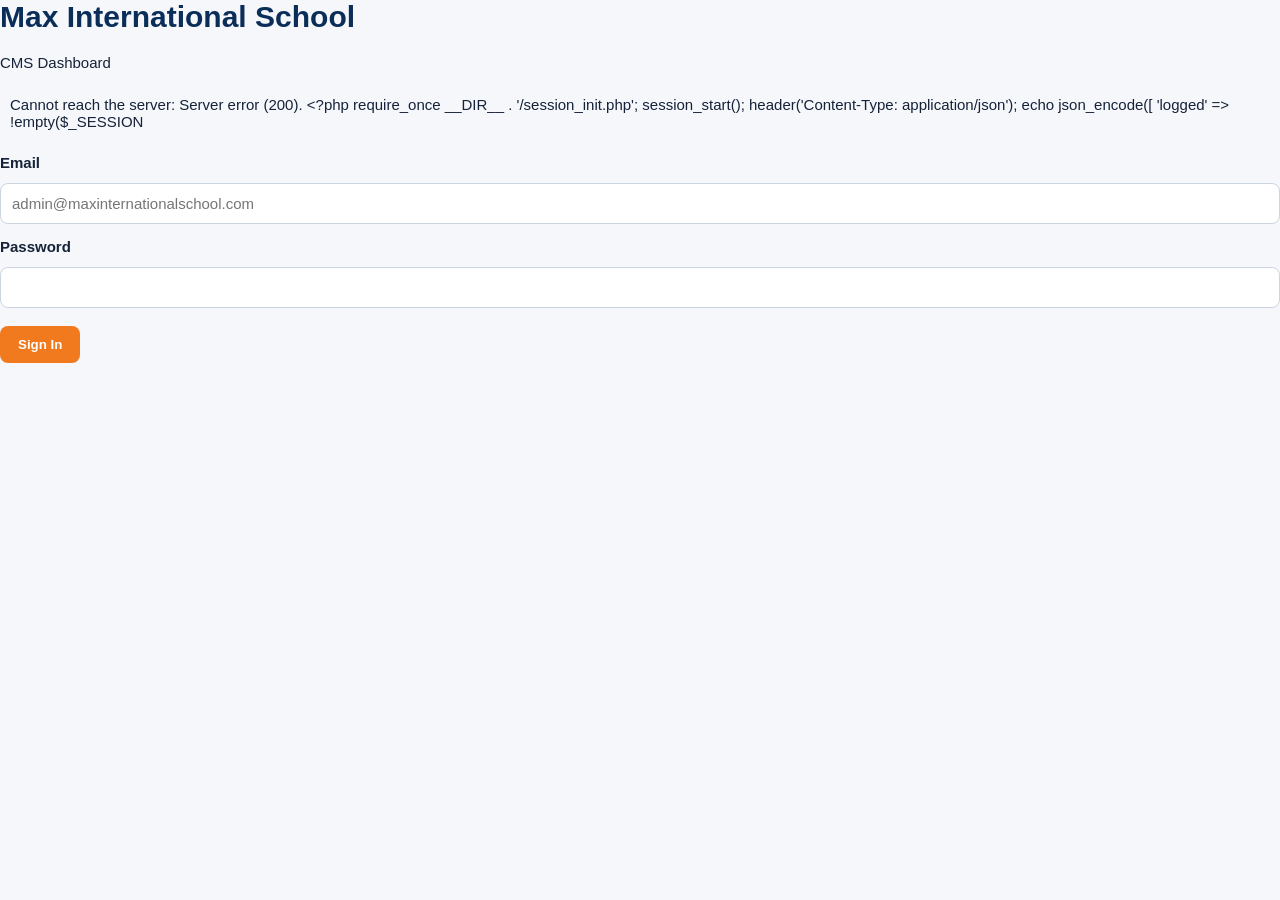
<file: admin.html>
<!DOCTYPE html>
<html lang="en">
<head>
    <meta charset="UTF-8">
    <meta name="viewport" content="width=device-width, initial-scale=1.0">
    <title>CMS Dashboard — Max International School</title>
    <meta name="robots" content="noindex, nofollow">
    <link rel="preconnect" href="https://fonts.googleapis.com">
    <link rel="preconnect" href="https://fonts.gstatic.com" crossorigin>
    <link href="https://fonts.googleapis.com/css2?family=Inter:wght@400;500;600&family=Poppins:wght@600;700&display=swap" rel="stylesheet">
    <link rel="stylesheet" href="cms/admin.css">
</head>
<body>
    <!-- Login View -->
    <div id="login-view" class="login-container">
        <div class="login-card">
            <div class="login-header">
                <h1>Max International School</h1>
                <p>CMS Dashboard</p>
            </div>
            <div id="login-error" class="alert alert-error" hidden></div>
            <form id="login-form">
                <div class="form-group">
                    <label for="login-email">Email</label>
                    <input
                        type="email"
                        id="login-email"
                        name="email"
                        required
                        autocomplete="email"
                        placeholder="admin@maxinternationalschool.com">
                </div>
                <div class="form-group">
                    <label for="login-password">Password</label>
                    <input
                        type="password"
                        id="login-password"
                        name="password"
                        required
                        autocomplete="current-password">
                </div>
                <button type="submit" class="btn btn-primary btn-block">
                    <span class="btn-text">Sign In</span>
                    <span class="btn-spinner" hidden>●●●</span>
                </button>
            </form>
        </div>
    </div>

    <!-- Dashboard View -->
    <div id="dashboard-view" class="dashboard" hidden>
        <!-- Header -->
        <header class="dashboard-header">
            <div class="header-brand">
                <h1>Max International School</h1>
                <span class="header-subtitle">CMS Dashboard</span>
            </div>
            <div class="header-actions">
                <span id="user-email" class="user-email"></span>
                <button id="change-password-btn" class="btn btn-secondary">Change Password</button>
                <button id="sign-out-btn" class="btn btn-ghost">Sign Out</button>
            </div>
        </header>

        <div class="dashboard-body">
            <!-- Sidebar -->
            <aside class="dashboard-sidebar">
                <nav class="sidebar-nav">
                    <a href="#" data-module="hero" class="nav-item active">
                        <span class="nav-icon">🏞️</span>
                        <span class="nav-label">Homepage Slideshow</span>
                    </a>
                    <a href="#" data-module="ticker" class="nav-item">
                        <span class="nav-icon">📢</span>
                        <span class="nav-label">Running Ticker</span>
                    </a>
                    <a href="#" data-module="images" class="nav-item">
                        <span class="nav-icon">🖌️</span>
                        <span class="nav-label">Site Photos</span>
                    </a>
                    <a href="#" data-module="enquiries" class="nav-item">
                        <span class="nav-icon">📨</span>
                        <span class="nav-label">Enquiries</span>
                    </a>
                    <hr class="nav-divider">
                    <a href="#" data-module="leadership" class="nav-item">
                        <span class="nav-icon">👤</span>
                        <span class="nav-label">Leadership Messages</span>
                    </a>
                    <a href="#" data-module="about" class="nav-item">
                        <span class="nav-icon">📄</span>
                        <span class="nav-label">About Us</span>
                    </a>
                    <a href="#" data-module="academics" class="nav-item">
                        <span class="nav-icon">📚</span>
                        <span class="nav-label">Academics</span>
                    </a>
                    <a href="#" data-module="admission" class="nav-item">
                        <span class="nav-icon">🎓</span>
                        <span class="nav-label">Admission</span>
                    </a>
                    <a href="#" data-module="fees" class="nav-item">
                        <span class="nav-icon">💰</span>
                        <span class="nav-label">Fee Structure</span>
                    </a>
                    <a href="#" data-module="beyond" class="nav-item">
                        <span class="nav-icon">🎨</span>
                        <span class="nav-label">Beyond Activities</span>
                    </a>
                    <a href="#" data-module="promax" class="nav-item">
                        <span class="nav-icon">⭐</span>
                        <span class="nav-label">Pro Max</span>
                    </a>
                    <a href="#" data-module="career" class="nav-item">
                        <span class="nav-icon">💼</span>
                        <span class="nav-label">Career</span>
                    </a>
                    <a href="#" data-module="gallery" class="nav-item">
                        <span class="nav-icon">🖼️</span>
                        <span class="nav-label">Gallery</span>
                    </a>
                    <a href="#" data-module="newsletters" class="nav-item">
                        <span class="nav-icon">📰</span>
                        <span class="nav-label">E-Newsletter</span>
                    </a>
                    <a href="#" data-module="notifications" class="nav-item">
                        <span class="nav-icon">🔔</span>
                        <span class="nav-label">Notifications</span>
                    </a>
                    <a href="#" data-module="disclosure" class="nav-item">
                        <span class="nav-icon">📋</span>
                        <span class="nav-label">Mandatory Disclosure</span>
                    </a>
                </nav>
            </aside>

            <!-- Main Content -->
            <main class="dashboard-main">
                <div class="main-header">
                    <div>
                        <h2 id="module-title">Homepage Slideshow</h2>
                        <p id="module-description" class="text-muted">Photos in the full-width slideshow at the top of the homepage</p>
                    </div>
                </div>

                <div id="toast-container" class="toast-container"></div>

                <!-- Editor Section -->
                <section class="card editor-card">
                    <div class="card-header">
                        <h3 id="editor-title">Add Item</h3>
                        <button id="cancel-edit-btn" class="btn btn-ghost btn-sm" hidden>Cancel</button>
                    </div>
                    <div class="card-body">
                        <div id="editor-error" class="alert alert-error" hidden></div>
                        <form id="content-form">
                            <input type="hidden" id="edit-id">
                            <input type="hidden" id="edit-module">

                            <div class="form-group">
                                <label for="item-title">Title *</label>
                                <input type="text" id="item-title" required placeholder="Enter title">
                            </div>

                            <div class="form-group">
                                <label for="item-body">Content</label>
                                <textarea id="item-body" rows="4" placeholder="Enter description or content"></textarea>
                            </div>

                            <div class="form-row" id="image-fields">
                                <div class="form-group">
                                    <label for="item-image-url">Image URL</label>
                                    <!-- Not type="url": an uploaded photo is stored as a site path
                                         ("/backend/uploads/cms/x.jpg"), which a url input rejects.
                                         That blocked the submit event, so saving an edited item with
                                         an uploaded photo silently did nothing. -->
                                    <input type="text" id="item-image-url" placeholder="https://... or upload below">
                                </div>
                                <div class="form-group">
                                    <label for="item-image-file">
                                        Or upload image
                                        <span class="field-hint">JPG, PNG, WebP • Max 5 MB</span>
                                    </label>
                                    <input type="file" id="item-image-file" accept="image/jpeg,image/png,image/webp">
                                    <div id="image-preview" class="file-preview" hidden></div>
                                </div>
                            </div>

                            <div class="form-row" id="newsletter-fields" hidden>
                                <div class="form-group">
                                    <label for="item-link-url">Link URL or PDF</label>
                                    <!-- Text, not url: an uploaded PDF is stored as a site path. -->
                                    <input type="text" id="item-link-url" placeholder="https://... or upload below">
                                </div>
                                <div class="form-group">
                                    <label for="item-pdf-file">
                                        Or upload PDF
                                        <span class="field-hint">Max 10 MB</span>
                                    </label>
                                    <input type="file" id="item-pdf-file" accept="application/pdf">
                                    <div id="pdf-preview" class="file-preview" hidden></div>
                                </div>
                            </div>

                            <div class="form-group" id="cover-field" hidden>
                                <label for="item-cover-url">Cover Image URL</label>
                                <input type="url" id="item-cover-url" placeholder="https://...">
                            </div>

                            <div class="form-group" id="badge-field" hidden>
                                <label for="item-badge">Badge Text</label>
                                <input type="text" id="item-badge" placeholder="e.g., Open, Limited Seats">
                            </div>

                            <div class="form-row">
                                <div class="form-group form-group-narrow">
                                    <label for="item-sort">Display Order</label>
                                    <input type="number" id="item-sort" value="0" min="0">
                                </div>
                                <div class="form-group">
                                    <label class="checkbox-label">
                                        <input type="checkbox" id="item-published" checked>
                                        <span>Published</span>
                                    </label>
                                </div>
                                <div class="form-group" id="featured-field" hidden>
                                    <label class="checkbox-label">
                                        <input type="checkbox" id="item-featured">
                                        <span>Show in homepage banner</span>
                                    </label>
                                </div>
                            </div>

                            <div class="form-actions">
                                <button type="submit" class="btn btn-primary">
                                    <span class="btn-text">Save Item</span>
                                    <span class="btn-spinner" hidden>●●●</span>
                                </button>
                            </div>
                        </form>
                    </div>
                </section>

                <!-- Items List -->
                <section class="card">
                    <div class="card-header">
                        <h3 id="list-title">Published Items</h3>
                    </div>
                    <div class="card-body">
                        <div id="items-list" class="items-grid">
                            <div class="loading-state">Loading items...</div>
                        </div>
                    </div>
                </section>
            </main>
        </div>
    </div>

    <!-- Change Password Modal -->
    <div id="change-password-modal" class="modal" hidden>
        <div class="modal-overlay"></div>
        <div class="modal-dialog">
            <div class="modal-header">
                <h3>Change Password</h3>
                <button class="modal-close" aria-label="Close">&times;</button>
            </div>
            <div class="modal-body">
                <div id="password-error" class="alert alert-error" hidden></div>
                <form id="change-password-form">
                    <div class="form-group">
                        <label for="current-password">Current Password *</label>
                        <input type="password" id="current-password" required autocomplete="current-password">
                    </div>
                    <div class="form-group">
                        <label for="new-password">New Password *</label>
                        <input type="password" id="new-password" required minlength="8" autocomplete="new-password">
                        <small class="field-hint">Minimum 8 characters</small>
                    </div>
                    <div class="form-group">
                        <label for="confirm-password">Confirm New Password *</label>
                        <input type="password" id="confirm-password" required autocomplete="new-password">
                    </div>
                    <div class="form-actions">
                        <button type="button" class="btn btn-ghost modal-cancel">Cancel</button>
                        <button type="submit" class="btn btn-primary">
                            <span class="btn-text">Update Password</span>
                            <span class="btn-spinner" hidden>●●●</span>
                        </button>
                    </div>
                </form>
            </div>
        </div>
    </div>

    <!-- Versioned script URLs ensure CMS fixes are picked up immediately even
         when the server sends the normal one-week JavaScript cache headers. -->
    <script src="assets/js/admin-disclosure.js?v=20260923_clean"></script>
    <script src="assets/js/admin-fees.js?v=20260910"></script>
    <script src="assets/js/admin-images.js?v=20260825"></script>
    <script src="assets/js/admin-enquiries.js?v=20260825"></script>
    <script src="assets/js/admin-leadership.js?v=20260925"></script>
    <script src="assets/js/admin.js?v=20260825"></script>
</body>
</html>
</file>
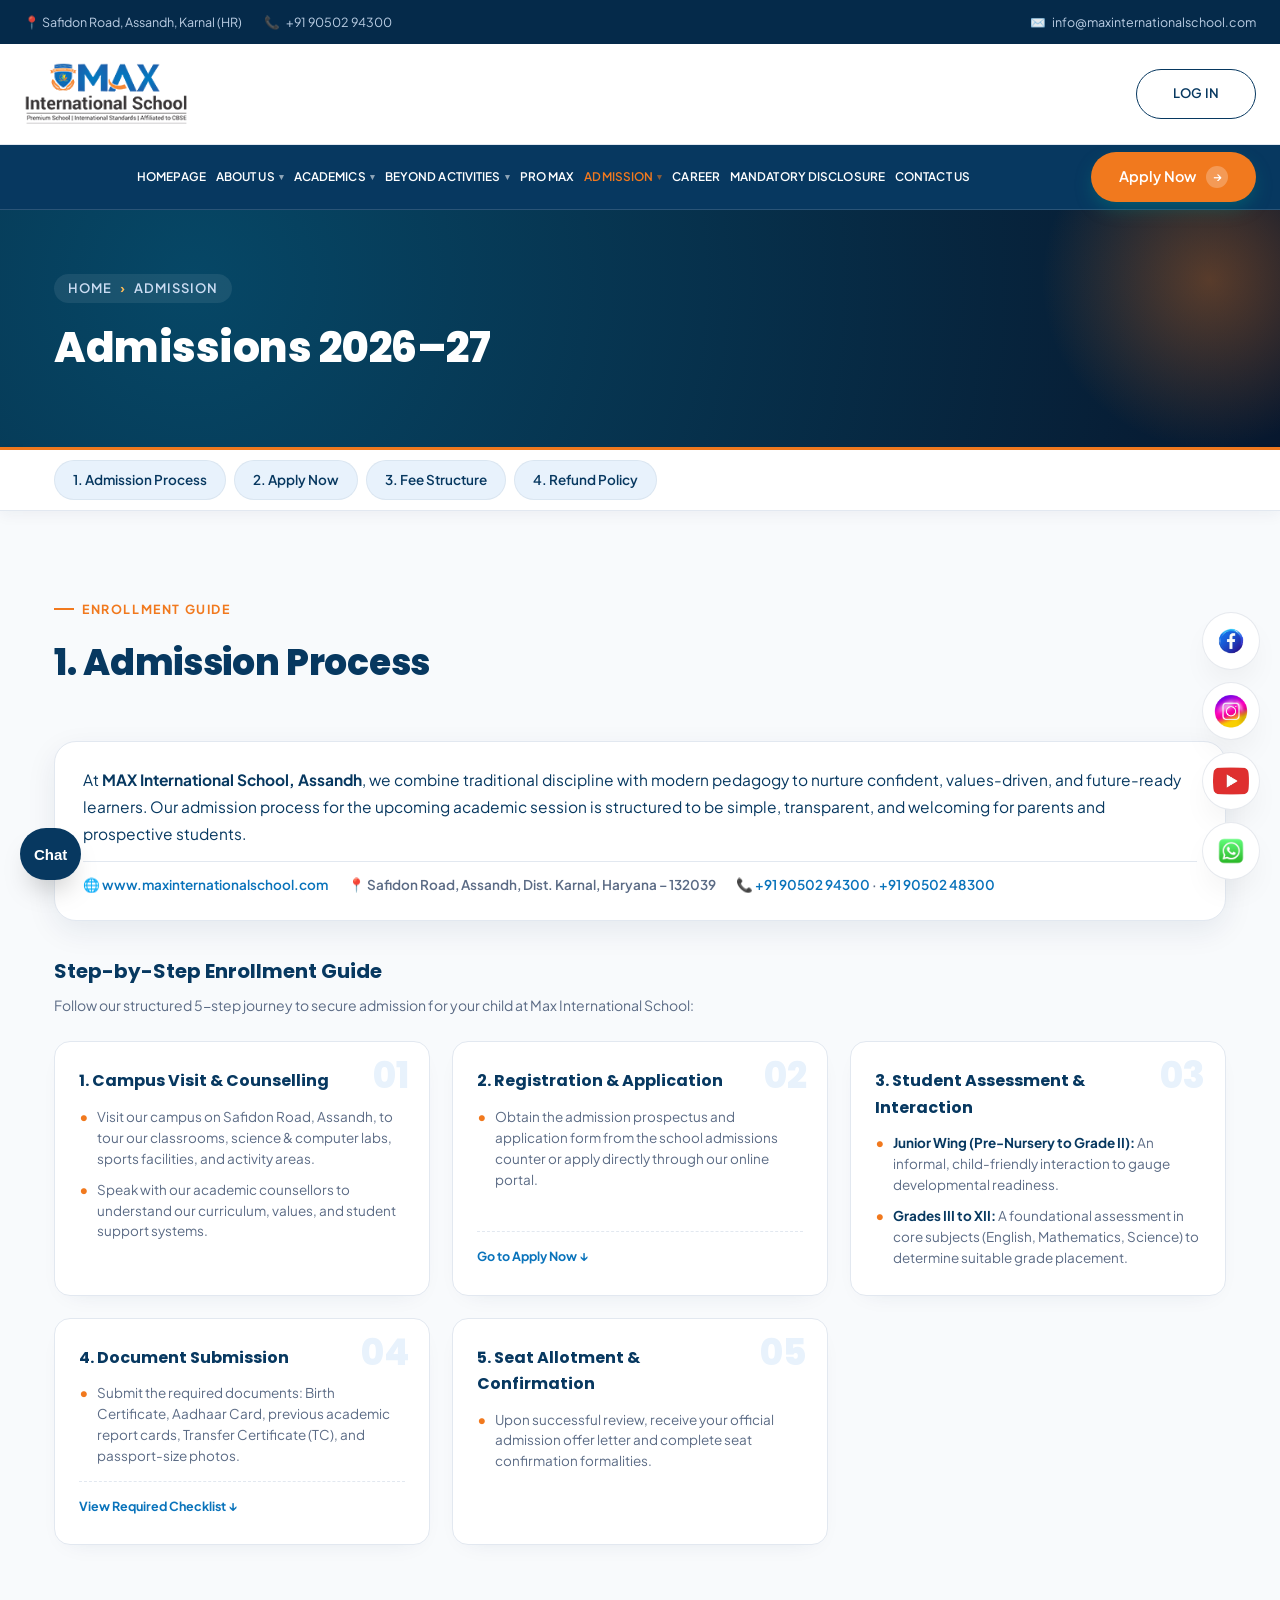
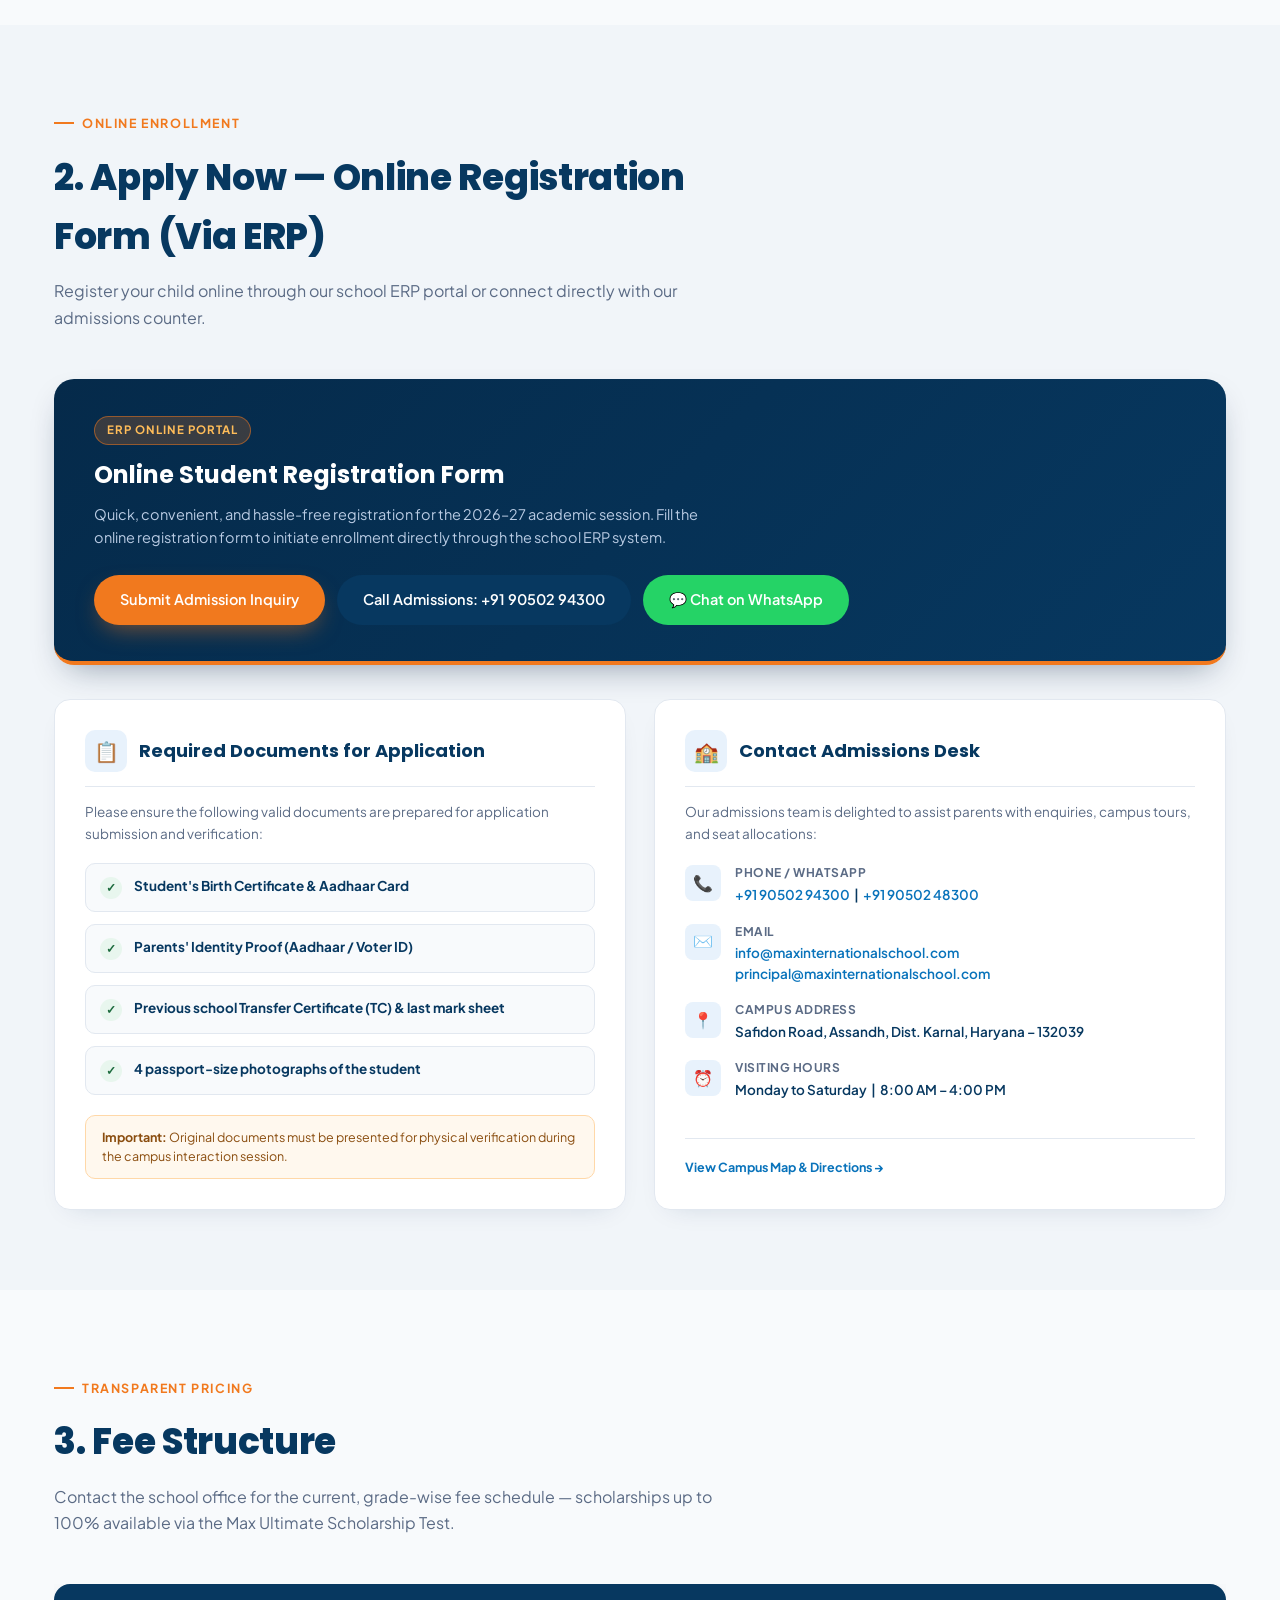
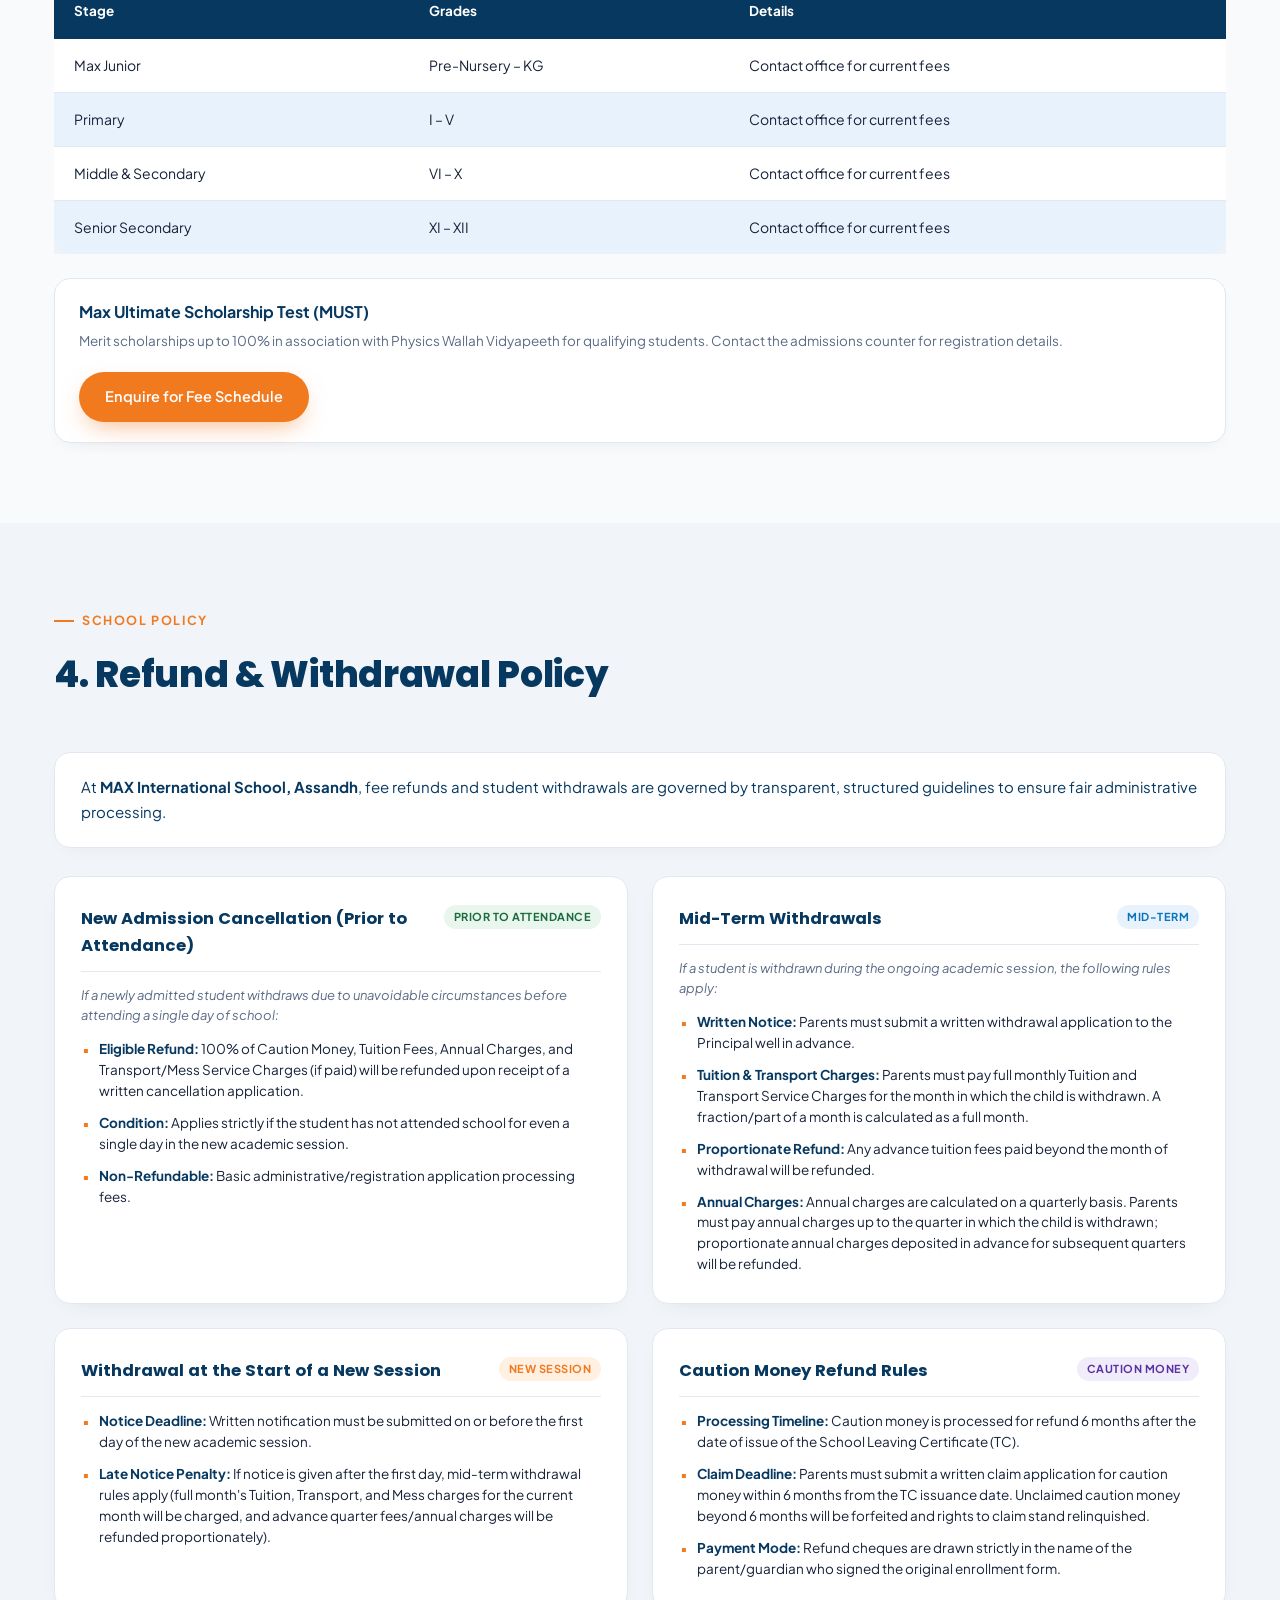
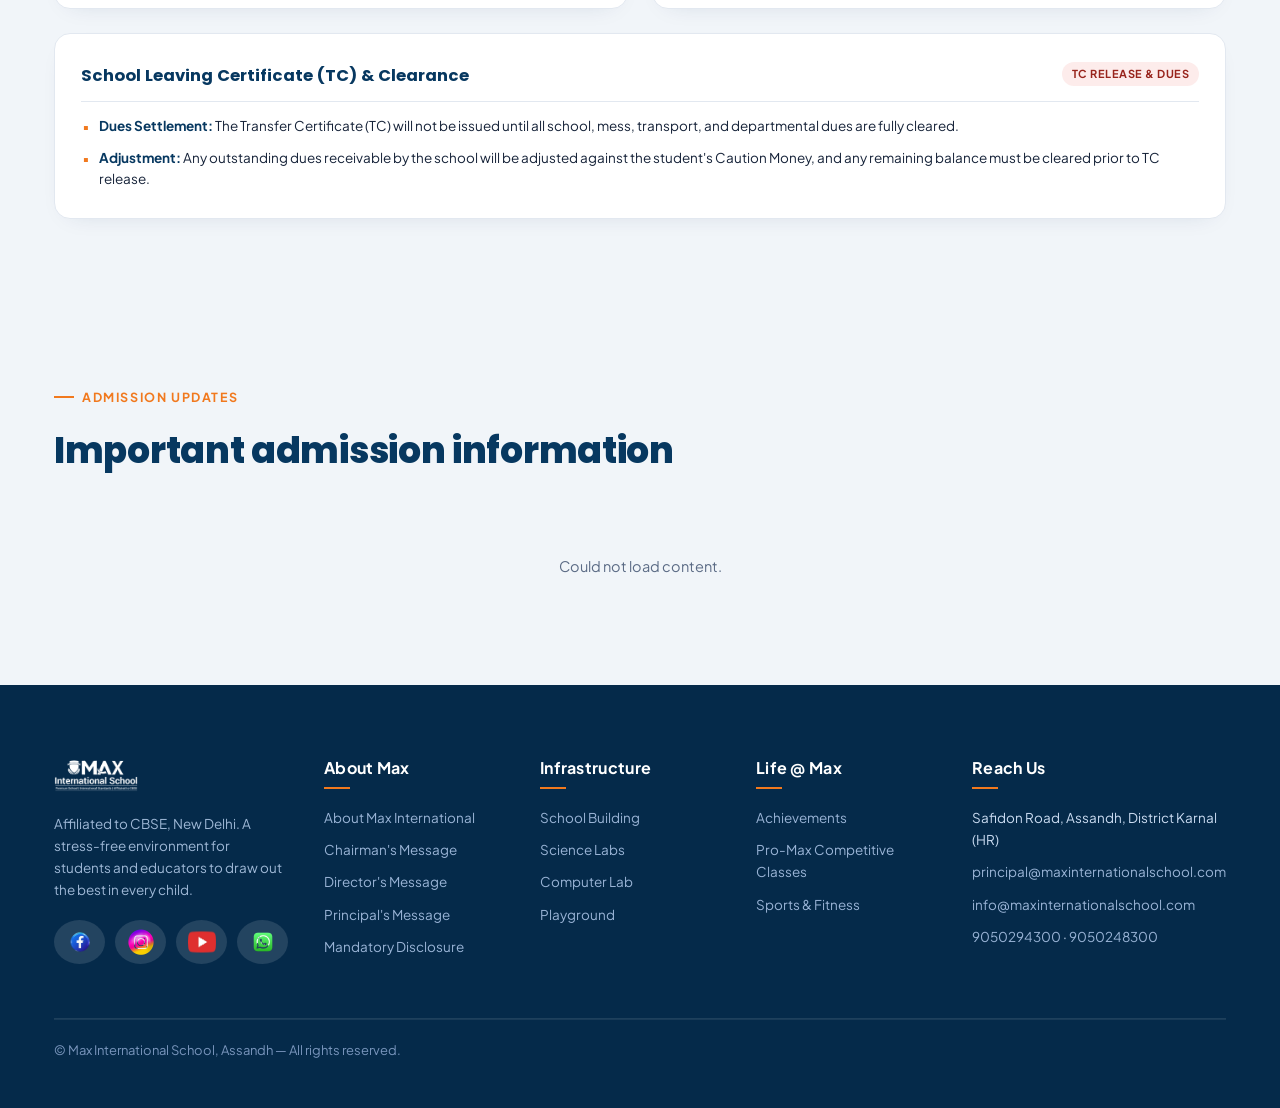
<file: admission.html>
<!DOCTYPE html>
<html lang="en">
<head>
<meta charset="UTF-8">
<meta name="viewport" content="width=device-width, initial-scale=1.0">
<title>Admission — Max International School</title>
<!-- meta:start -->
<meta name="description" content="Admissions open for 2026-27 at Max International School, Assandh. See requisites and procedure, fee structure, and apply online.">
<link rel="canonical" href="https://www.maxinternationalschool.com/admission.html">
<link rel="icon" href="assets/img/logo.png" type="image/png">
<link rel="apple-touch-icon" href="assets/img/logo.png">
<meta name="theme-color" content="#0B2E59">
<meta property="og:type" content="website">
<meta property="og:site_name" content="Max International School">
<meta property="og:title" content="Admission — Max International School">
<meta property="og:description" content="Admissions open for 2026-27 at Max International School, Assandh. See requisites and procedure, fee structure, and apply online.">
<meta property="og:url" content="https://www.maxinternationalschool.com/admission.html">
<meta property="og:image" content="https://www.maxinternationalschool.com/assets/img/school-building-1.jpg">
<meta property="og:image:alt" content="Max International School campus, Assandh">
<meta property="og:locale" content="en_IN">
<meta name="twitter:card" content="summary_large_image">
<meta name="twitter:title" content="Admission — Max International School">
<meta name="twitter:description" content="Admissions open for 2026-27 at Max International School, Assandh. See requisites and procedure, fee structure, and apply online.">
<meta name="twitter:image" content="https://www.maxinternationalschool.com/assets/img/school-building-1.jpg">
<!-- meta:end -->
<link rel="preconnect" href="https://fonts.googleapis.com">
<link rel="preconnect" href="https://fonts.gstatic.com" crossorigin>
<link href="https://fonts.googleapis.com/css2?family=Poppins:wght@500;600;700;800&family=Inter:wght@400;500;600;700&display=swap" rel="stylesheet">
<link rel="stylesheet" href="assets/css/style.css">
<!-- Applies photo swaps made in the CMS. Loaded here, not deferred, so a
     replaced photo is in place before the browser requests the original. -->
<script src="assets/js/site-images.js"></script>
</head>
<body data-cms-module="admission">
  <a class="skip-link" href="#main-content">Skip to main content</a>
  <div class="topbar">
    <div class="container">
      <div class="topbar-left">
        <span>📍 Safidon Road, Assandh, Karnal (HR)</span>
        <span>📞 <a href="tel:+919050294300">+91 90502 94300</a></span>
      </div>
      <div class="topbar-right">
        <span>✉️ <a href="mailto:info@maxinternationalschool.com">info@maxinternationalschool.com</a></span>
      </div>
    </div>
  </div>
  <header class="main-nav">
    <div class="container nav-inner">
      <a href="index.html" class="logo-wrap">
        <img src="assets/img/logo.png" alt="Max International School logo">
      </a>
      <nav class="menu">
        <ul>
          <li><a href="index.html">Homepage</a></li>
          <li>
            <a href="about-us.html">About Us <span class="car">▾</span></a>
            <div class="dropdown">
              <div class="sub-head">About Max</div>
              <a href="about-us.html#philosophy">Philosophy</a>
              <a href="about-us.html#mission">Mission</a>
              <a href="about-us.html#vision">Vision</a>
              <a href="about-us.html#chairman">Message from Chairman</a>
              <a href="about-us.html#director">Message from Director</a>
              <a href="about-us.html#principal">Message from Principal</a>
              <div class="sub-head">Infrastructure</div>
              <a href="about-us.html#infra">Virtual Tour</a>
              <a href="about-us.html#infra">Facilities</a>
              <a href="about-us.html#faculty">Max Faculty</a>
              <a href="about-us.html#awards">Awards &amp; Honours</a>
            </div>
          </li>
          <li>
            <a href="academics.html">Academics <span class="car">▾</span></a>
            <div class="dropdown">
              <a href="academics.html#wings">Three Wings (Junior, Primary, Senior)</a>
              <a href="promax.html">PRO Max Classes</a>
              <a href="academics.html#how-we-teach">How We Teach</a>
              <a href="academics.html#curriculum">Curriculum</a>
              <a href="academics.html#beyond">Beyond Textbook</a>
              <a href="academics.html#planner">Yearly Planner</a>
            </div>
          </li>
          <li>
            <a href="beyond-activities.html">Beyond Activities <span class="car">▾</span></a>
            <div class="dropdown">
              <a href="beyond-activities.html#calendar">Co-Curricular Calendar</a>
              <a href="beyond-activities.html#sports">Sports</a>
              <a href="beyond-activities.html#council">Student Council</a>
              <a href="beyond-activities.html#exchange">Intl. Educational Exchange Programs</a>
              <a href="beyond-activities.html#visits">Educational Visits</a>
              <div class="sub-head">Gallery</div>
              <a href="gallery.html#events">Photo Gallery</a>
              <a href="gallery.html#newsletter">E-Newsletter</a>
              <a href="gallery.html#notif">Events &amp; Notifications</a>
            </div>
          </li>
          <li><a href="promax.html">Pro Max</a></li>
          <li class="active">
            <a href="admission.html">Admission <span class="car">▾</span></a>
            <div class="dropdown">
              <a href="admission.html#process">1. Admission Process</a>
              <a href="admission.html#apply">2. Apply Now</a>
              <a href="admission.html#fees">3. Fee Structure</a>
              <a href="admission.html#refund-policy">4. Refund Policy</a>
              <a href="promax.html">Pro Max</a>
            </div>
          </li>
          <li><a href="career.html">Career</a></li>
          <li><a href="mandatory-disclosure.html">Mandatory Disclosure</a></li>
          <li><a href="contact-us.html">Contact Us</a></li>
        </ul>
      </nav>
      <div class="nav-cta">
        <a href="admin.html" class="login-pill">Log In</a>
        <a href="admission.html#apply" class="gc-btn-pill">
          <span>Apply Now</span>
          <span class="btn-arrow-circle">→</span>
        </a>
        <div class="burger"><span></span><span></span><span></span></div>
      </div>
    </div>
  </header>

  <section id="main-content" tabindex="-1" class="page-hero">
    <div class="container">
      <span class="breadcrumb">Home <b>›</b> Admission</span>
      <h1>Admissions 2026–27</h1>
    </div>
  </section>

  <nav class="jumpnav">
    <div class="container">
      <a href="#process">1. Admission Process</a>
      <a href="#apply">2. Apply Now</a>
      <a href="#fees">3. Fee Structure</a>
      <a href="#refund-policy">4. Refund Policy</a>
    </div>
  </nav>

  <!-- 1. Admission Process -->
  <section class="section" id="process">
    <span id="requisites" class="anchor-target" aria-hidden="true"></span>
    <div class="container">
      <div class="section-head">
        <span class="eyebrow">Enrollment Guide</span>
        <h2>1. Admission Process</h2>
      </div>

      <div class="admission-lead-card">
        <p class="lead-text">At <strong>MAX International School, Assandh</strong>, we combine traditional discipline with modern pedagogy to nurture confident, values-driven, and future-ready learners. Our admission process for the upcoming academic session is structured to be simple, transparent, and welcoming for parents and prospective students.</p>
        <div class="lead-meta">
          <span>🌐 <a href="https://www.maxinternationalschool.com" target="_blank" rel="noopener noreferrer">www.maxinternationalschool.com</a></span>
          <span>📍 Safidon Road, Assandh, Dist. Karnal, Haryana – 132039</span>
          <span>📞 <a href="tel:+919050294300">+91 90502 94300</a> · <a href="tel:+919050248300">+91 90502 48300</a></span>
        </div>
      </div>

      <div class="process-subhead">
        <h3>Step-by-Step Enrollment Guide</h3>
        <p>Follow our structured 5-step journey to secure admission for your child at Max International School:</p>
      </div>

      <div class="admission-steps-grid">
        <div class="step-card admission-step-card">
          <span class="stepnum">01</span>
          <h4>1. Campus Visit &amp; Counselling</h4>
          <ul class="step-details-list">
            <li>Visit our campus on Safidon Road, Assandh, to tour our classrooms, science &amp; computer labs, sports facilities, and activity areas.</li>
            <li>Speak with our academic counsellors to understand our curriculum, values, and student support systems.</li>
          </ul>
        </div>

        <div class="step-card admission-step-card">
          <span class="stepnum">02</span>
          <h4>2. Registration &amp; Application</h4>
          <ul class="step-details-list">
            <li>Obtain the admission prospectus and application form from the school admissions counter or apply directly through our online portal.</li>
          </ul>
          <div class="step-action-tag">
            <a href="#apply" class="btn-step-link">Go to Apply Now &darr;</a>
          </div>
        </div>

        <div class="step-card admission-step-card">
          <span class="stepnum">03</span>
          <h4>3. Student Assessment &amp; Interaction</h4>
          <ul class="step-details-list">
            <li><strong>Junior Wing (Pre-Nursery to Grade II):</strong> An informal, child-friendly interaction to gauge developmental readiness.</li>
            <li><strong>Grades III to XII:</strong> A foundational assessment in core subjects (English, Mathematics, Science) to determine suitable grade placement.</li>
          </ul>
        </div>

        <div class="step-card admission-step-card">
          <span class="stepnum">04</span>
          <h4>4. Document Submission</h4>
          <ul class="step-details-list">
            <li>Submit the required documents: Birth Certificate, Aadhaar Card, previous academic report cards, Transfer Certificate (TC), and passport-size photos.</li>
          </ul>
          <div class="step-action-tag">
            <a href="#apply-docs" class="btn-step-link">View Required Checklist &darr;</a>
          </div>
        </div>

        <div class="step-card admission-step-card">
          <span class="stepnum">05</span>
          <h4>5. Seat Allotment &amp; Confirmation</h4>
          <ul class="step-details-list">
            <li>Upon successful review, receive your official admission offer letter and complete seat confirmation formalities.</li>
          </ul>
        </div>
      </div>
    </div>
  </section>

  <!-- 2. Apply Now -->
  <section class="section section-alt" id="apply">
    <div class="container">
      <div class="section-head">
        <span class="eyebrow">Online Enrollment</span>
        <h2>2. Apply Now — Online Registration Form (Via ERP)</h2>
        <p>Register your child online through our school ERP portal or connect directly with our admissions counter.</p>
      </div>

      <div class="erp-cta-box">
        <div class="erp-cta-content">
          <span class="erp-badge">ERP Online Portal</span>
          <h3>Online Student Registration Form</h3>
          <p>Quick, convenient, and hassle-free registration for the 2026–27 academic session. Fill the online registration form to initiate enrollment directly through the school ERP system.</p>
        </div>
        <div class="erp-cta-buttons">
          <a href="contact-us.html#enquiry-form" class="btn btn-orange">Submit Admission Inquiry</a>
          <a href="tel:+919050294300" class="btn btn-navy">Call Admissions: +91 90502 94300</a>
          <a href="https://wa.me/919050294300" target="_blank" rel="noopener noreferrer" class="btn btn-wa">💬 Chat on WhatsApp</a>
        </div>
      </div>

      <div class="apply-two-col">
        <!-- Required Documents -->
        <div class="apply-info-card" id="apply-docs">
          <div class="apply-info-card-header">
            <div class="icon-wrap">📋</div>
            <div>
              <h3>Required Documents for Application</h3>
            </div>
          </div>
          <p class="card-sub">Please ensure the following valid documents are prepared for application submission and verification:</p>
          <ul class="doc-checklist">
            <li>
              <span class="chk-ic">&#10003;</span>
              <span><strong>Student's Birth Certificate &amp; Aadhaar Card</strong></span>
            </li>
            <li>
              <span class="chk-ic">&#10003;</span>
              <span><strong>Parents' Identity Proof (Aadhaar / Voter ID)</strong></span>
            </li>
            <li>
              <span class="chk-ic">&#10003;</span>
              <span><strong>Previous school Transfer Certificate (TC) &amp; last mark sheet</strong></span>
            </li>
            <li>
              <span class="chk-ic">&#10003;</span>
              <span><strong>4 passport-size photographs of the student</strong></span>
            </li>
          </ul>
          <div class="doc-note-box">
            <strong>Important:</strong> Original documents must be presented for physical verification during the campus interaction session.
          </div>
        </div>

        <!-- Contact Admissions Desk -->
        <div class="apply-info-card">
          <div class="apply-info-card-header">
            <div class="icon-wrap">🏫</div>
            <div>
              <h3>Contact Admissions Desk</h3>
            </div>
          </div>
          <p class="card-sub">Our admissions team is delighted to assist parents with enquiries, campus tours, and seat allocations:</p>
          <ul class="desk-contacts-list">
            <li class="desk-contact-item">
              <div class="item-ic">📞</div>
              <div class="item-text">
                <span class="item-label">Phone / WhatsApp</span>
                <div class="item-val">
                  <a href="tel:+919050294300">+91 90502 94300</a> &nbsp;|&nbsp; <a href="tel:+919050248300">+91 90502 48300</a>
                </div>
              </div>
            </li>
            <li class="desk-contact-item">
              <div class="item-ic">✉️</div>
              <div class="item-text">
                <span class="item-label">Email</span>
                <div class="item-val">
                  <a href="mailto:info@maxinternationalschool.com">info@maxinternationalschool.com</a><br>
                  <a href="mailto:principal@maxinternationalschool.com">principal@maxinternationalschool.com</a>
                </div>
              </div>
            </li>
            <li class="desk-contact-item">
              <div class="item-ic">📍</div>
              <div class="item-text">
                <span class="item-label">Campus Address</span>
                <div class="item-val">
                  Safidon Road, Assandh, Dist. Karnal, Haryana – 132039
                </div>
              </div>
            </li>
            <li class="desk-contact-item">
              <div class="item-ic">⏰</div>
              <div class="item-text">
                <span class="item-label">Visiting Hours</span>
                <div class="item-val">
                  Monday to Saturday &nbsp;|&nbsp; 8:00 AM – 4:00 PM
                </div>
              </div>
            </li>
          </ul>
          <div style="margin-top:20px; padding-top:14px; border-top:1px solid var(--line);">
            <a href="contact-us.html" class="btn-step-link">View Campus Map &amp; Directions &rarr;</a>
          </div>
        </div>
      </div>
    </div>
  </section>

  <!-- 3. Fee Structure -->
  <section class="section" id="fees">
    <div class="container">
      <div class="section-head">
        <span class="eyebrow" id="fee-eyebrow">Transparent Pricing</span>
        <h2 id="fee-title">3. Fee Structure</h2>
        <p id="fee-description">Contact the school office for the current, grade-wise fee schedule — scholarships up to 100% available via the Max Ultimate Scholarship Test.</p>
      </div>
      <div class="table-responsive" style="overflow-x:auto; -webkit-overflow-scrolling:touch; margin-bottom:24px;">
        <table class="fee-table">
          <thead>
            <tr><th>Stage</th><th>Grades</th><th>Details</th></tr>
          </thead>
          <tbody id="fee-table-body">
            <tr><td>Max Junior</td><td>Pre-Nursery – KG</td><td>Contact office for current fees</td></tr>
            <tr><td>Primary</td><td>I – V</td><td>Contact office for current fees</td></tr>
            <tr><td>Middle &amp; Secondary</td><td>VI – X</td><td>Contact office for current fees</td></tr>
            <tr><td>Senior Secondary</td><td>XI – XII</td><td>Contact office for current fees</td></tr>
          </tbody>
        </table>
      </div>
      <div class="fee-help-box" id="fee-scholarship-box">
        <div>
          <strong id="fee-scholarship-title">Max Ultimate Scholarship Test (MUST)</strong>
          <p id="fee-scholarship-desc">Merit scholarships up to 100% in association with Physics Wallah Vidyapeeth for qualifying students. Contact the admissions counter for registration details.</p>
        </div>
        <div id="fee-actions-wrap" style="display:flex; gap:10px; flex-wrap:wrap; align-items:center;">
          <a href="contact-us.html#enquiry-form" class="btn btn-orange" id="fee-scholarship-btn">Enquire for Fee Schedule</a>
        </div>
      </div>
    </div>
  </section>

  <!-- 4. Refund & Withdrawal Policy -->
  <section class="section section-alt" id="refund-policy">
    <div class="container">
      <div class="section-head">
        <span class="eyebrow">School Policy</span>
        <h2>4. Refund &amp; Withdrawal Policy</h2>
      </div>

      <div class="refund-intro-note">
        <p>At <strong>MAX International School, Assandh</strong>, fee refunds and student withdrawals are governed by transparent, structured guidelines to ensure fair administrative processing.</p>
      </div>

      <div class="refund-policy-grid">
        <!-- Policy 1 -->
        <div class="refund-policy-card">
          <div class="refund-card-header">
            <h4>New Admission Cancellation (Prior to Attendance)</h4>
            <span class="policy-badge badge-green">Prior to Attendance</span>
          </div>
          <p class="refund-context">If a newly admitted student withdraws due to unavoidable circumstances before attending a single day of school:</p>
          <ul class="refund-points-list">
            <li><strong>Eligible Refund:</strong> 100% of Caution Money, Tuition Fees, Annual Charges, and Transport/Mess Service Charges (if paid) will be refunded upon receipt of a written cancellation application.</li>
            <li><strong>Condition:</strong> Applies strictly if the student has not attended school for even a single day in the new academic session.</li>
            <li><strong>Non-Refundable:</strong> Basic administrative/registration application processing fees.</li>
          </ul>
        </div>

        <!-- Policy 2 -->
        <div class="refund-policy-card">
          <div class="refund-card-header">
            <h4>Mid-Term Withdrawals</h4>
            <span class="policy-badge badge-blue">Mid-Term</span>
          </div>
          <p class="refund-context">If a student is withdrawn during the ongoing academic session, the following rules apply:</p>
          <ul class="refund-points-list">
            <li><strong>Written Notice:</strong> Parents must submit a written withdrawal application to the Principal well in advance.</li>
            <li><strong>Tuition &amp; Transport Charges:</strong> Parents must pay full monthly Tuition and Transport Service Charges for the month in which the child is withdrawn. A fraction/part of a month is calculated as a full month.</li>
            <li><strong>Proportionate Refund:</strong> Any advance tuition fees paid beyond the month of withdrawal will be refunded.</li>
            <li><strong>Annual Charges:</strong> Annual charges are calculated on a quarterly basis. Parents must pay annual charges up to the quarter in which the child is withdrawn; proportionate annual charges deposited in advance for subsequent quarters will be refunded.</li>
          </ul>
        </div>

        <!-- Policy 3 -->
        <div class="refund-policy-card">
          <div class="refund-card-header">
            <h4>Withdrawal at the Start of a New Session</h4>
            <span class="policy-badge badge-orange">New Session</span>
          </div>
          <ul class="refund-points-list">
            <li><strong>Notice Deadline:</strong> Written notification must be submitted on or before the first day of the new academic session.</li>
            <li><strong>Late Notice Penalty:</strong> If notice is given after the first day, mid-term withdrawal rules apply (full month's Tuition, Transport, and Mess charges for the current month will be charged, and advance quarter fees/annual charges will be refunded proportionately).</li>
          </ul>
        </div>

        <!-- Policy 4 -->
        <div class="refund-policy-card">
          <div class="refund-card-header">
            <h4>Caution Money Refund Rules</h4>
            <span class="policy-badge badge-purple">Caution Money</span>
          </div>
          <ul class="refund-points-list">
            <li><strong>Processing Timeline:</strong> Caution money is processed for refund 6 months after the date of issue of the School Leaving Certificate (TC).</li>
            <li><strong>Claim Deadline:</strong> Parents must submit a written claim application for caution money within 6 months from the TC issuance date. Unclaimed caution money beyond 6 months will be forfeited and rights to claim stand relinquished.</li>
            <li><strong>Payment Mode:</strong> Refund cheques are drawn strictly in the name of the parent/guardian who signed the original enrollment form.</li>
          </ul>
        </div>

        <!-- Policy 5 -->
        <div class="refund-policy-card full-width">
          <div class="refund-card-header">
            <h4>School Leaving Certificate (TC) &amp; Clearance</h4>
            <span class="policy-badge badge-red">TC Release &amp; Dues</span>
          </div>
          <ul class="refund-points-list">
            <li><strong>Dues Settlement:</strong> The Transfer Certificate (TC) will not be issued until all school, mess, transport, and departmental dues are fully cleared.</li>
            <li><strong>Adjustment:</strong> Any outstanding dues receivable by the school will be adjusted against the student's Caution Money, and any remaining balance must be cleared prior to TC release.</li>
          </ul>
        </div>
      </div>
    </div>
  </section>



  <section class="section section-alt"><div class="container"><div class="section-head"><span class="eyebrow">Admission Updates</span><h2>Important admission information</h2></div><div class="feature-grid" data-cms-list="admission"></div></div></section>
  <footer id="contact-footer">
    <div class="container">
      <div class="foot-grid">
        <div>
          <div class="foot-logo">
            <img src="assets/img/logo.png" alt="Max International School">
          </div>
          <p style="font-size:13.5px; color:#9fb8d6; max-width:260px;">Affiliated to CBSE, New Delhi. A stress-free environment for students and educators to draw out the best in every child.</p>
          <div class="foot-social">
            <a href="https://www.facebook.com/maxinternationalschoolassandh" aria-label="Facebook" target="_blank" rel="noopener noreferrer">
              <img src="assets/img/social-facebook.png" alt="Facebook" loading="lazy" decoding="async">
            </a>
            <a href="https://www.instagram.com/maxinternationalassandh?igsh=MWlybHdhb3M5c29iZg%3D%3D&utm_source=qr" aria-label="Instagram" target="_blank" rel="noopener noreferrer">
              <img src="assets/img/social-instagram.png" alt="Instagram" loading="lazy" decoding="async">
            </a>
            <a href="https://www.youtube.com/@maxinternationalschool2041" aria-label="YouTube" target="_blank" rel="noopener noreferrer">
              <img src="assets/img/social-youtube.png" alt="YouTube" loading="lazy" decoding="async">
            </a>
            <a href="https://wa.me/919050294300" aria-label="WhatsApp" target="_blank" rel="noopener noreferrer">
              <img src="assets/img/social-whatsapp.png" alt="WhatsApp" loading="lazy" decoding="async">
            </a>
          </div>
        </div>
        <div>
          <h5>About Max</h5>
          <ul>
            <li><a href="about-us.html">About Max International</a></li>
            <li><a href="about-us.html#chairman">Chairman's Message</a></li>
            <li><a href="about-us.html#director">Director's Message</a></li>
            <li><a href="about-us.html#principal">Principal's Message</a></li>
            <li><a href="mandatory-disclosure.html">Mandatory Disclosure</a></li>
          </ul>
        </div>
        <div>
          <h5>Infrastructure</h5>
          <ul>
            <li><a href="about-us.html#infra">School Building</a></li>
            <li><a href="about-us.html#infra">Science Labs</a></li>
            <li><a href="about-us.html#infra">Computer Lab</a></li>
            <li><a href="about-us.html#infra">Playground</a></li>
          </ul>
        </div>
        <div>
          <h5>Life @ Max</h5>
          <ul>
            <li><a href="beyond-activities.html">Achievements</a></li>
            <li><a href="promax.html">Pro-Max Competitive Classes</a></li>
            <li><a href="beyond-activities.html#sports">Sports &amp; Fitness</a></li>
          </ul>
        </div>
        <div>
          <h5>Reach Us</h5>
          <ul>
            <li>Safidon Road, Assandh, District Karnal (HR)</li>
            <li><a href="mailto:principal@maxinternationalschool.com">principal@maxinternationalschool.com</a></li>
            <li><a href="mailto:info@maxinternationalschool.com">info@maxinternationalschool.com</a></li>
            <li><a href="tel:+919050294300">9050294300</a> · <a href="tel:+919050248300">9050248300</a></li>
          </ul>
        </div>
      </div>
      <div class="foot-bottom">
        <span>© Max International School, Assandh — All rights reserved.</span>
      </div>
    </div>
  </footer>
  <div class="fixed-social-bar" aria-label="Quick social links">
    <a href="https://www.facebook.com/maxinternationalschoolassandh" aria-label="Facebook" target="_blank" rel="noopener noreferrer">
      <img src="assets/img/social-facebook.png" alt="Facebook" loading="lazy" decoding="async">
    </a>
    <a href="https://www.instagram.com/maxinternationalassandh?igsh=MWlybHdhb3M5c29iZg%3D%3D&utm_source=qr" aria-label="Instagram" target="_blank" rel="noopener noreferrer">
      <img src="assets/img/social-instagram.png" alt="Instagram" loading="lazy" decoding="async">
    </a>
    <a href="https://www.youtube.com/@maxinternationalschool2041" aria-label="YouTube" target="_blank" rel="noopener noreferrer">
      <img src="assets/img/social-youtube.png" alt="YouTube" loading="lazy" decoding="async">
    </a>
    <a href="https://wa.me/919050294300" aria-label="WhatsApp" target="_blank" rel="noopener noreferrer">
      <img src="assets/img/social-whatsapp.png" alt="WhatsApp" loading="lazy" decoding="async">
    </a>
  </div>
<script src="assets/js/menu.js"></script>
<script src="assets/js/cms-content.js"></script>
<script src="assets/js/chatbot.js"></script>
</body>
</html>
</file>
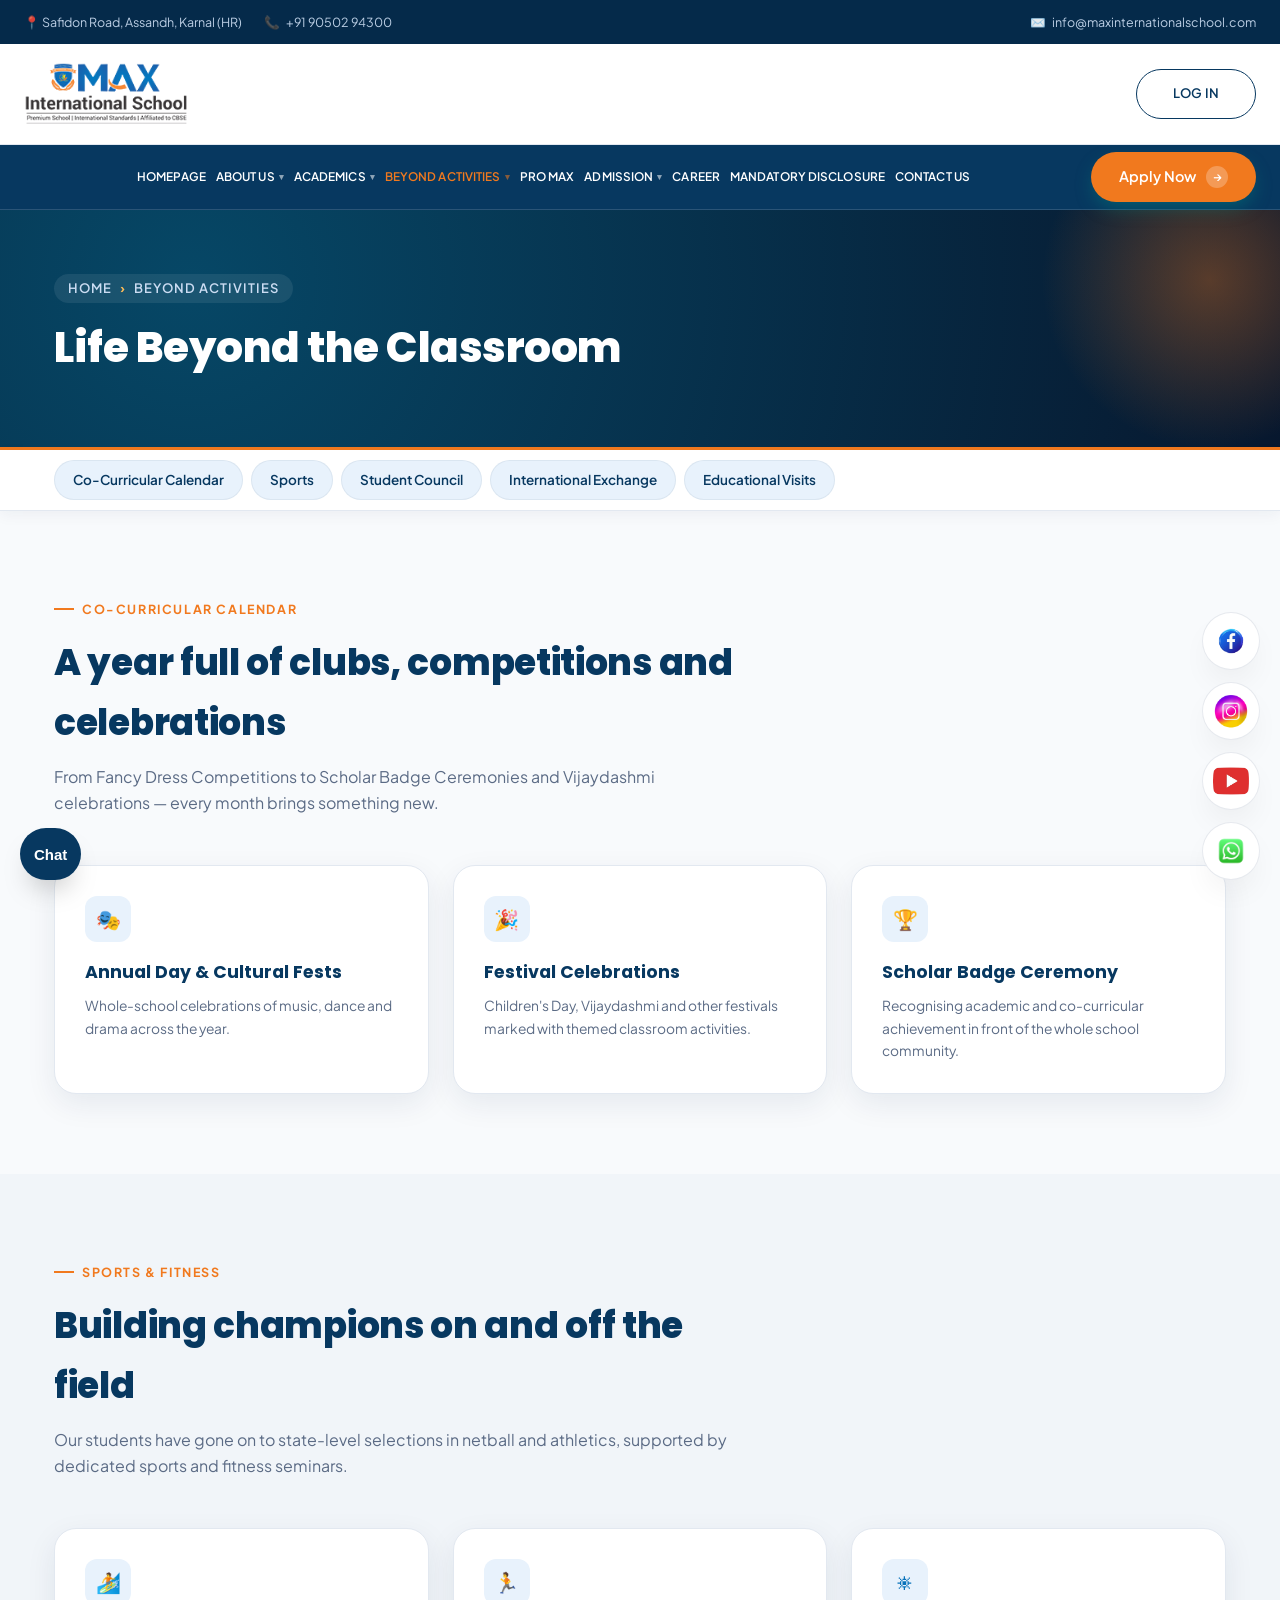
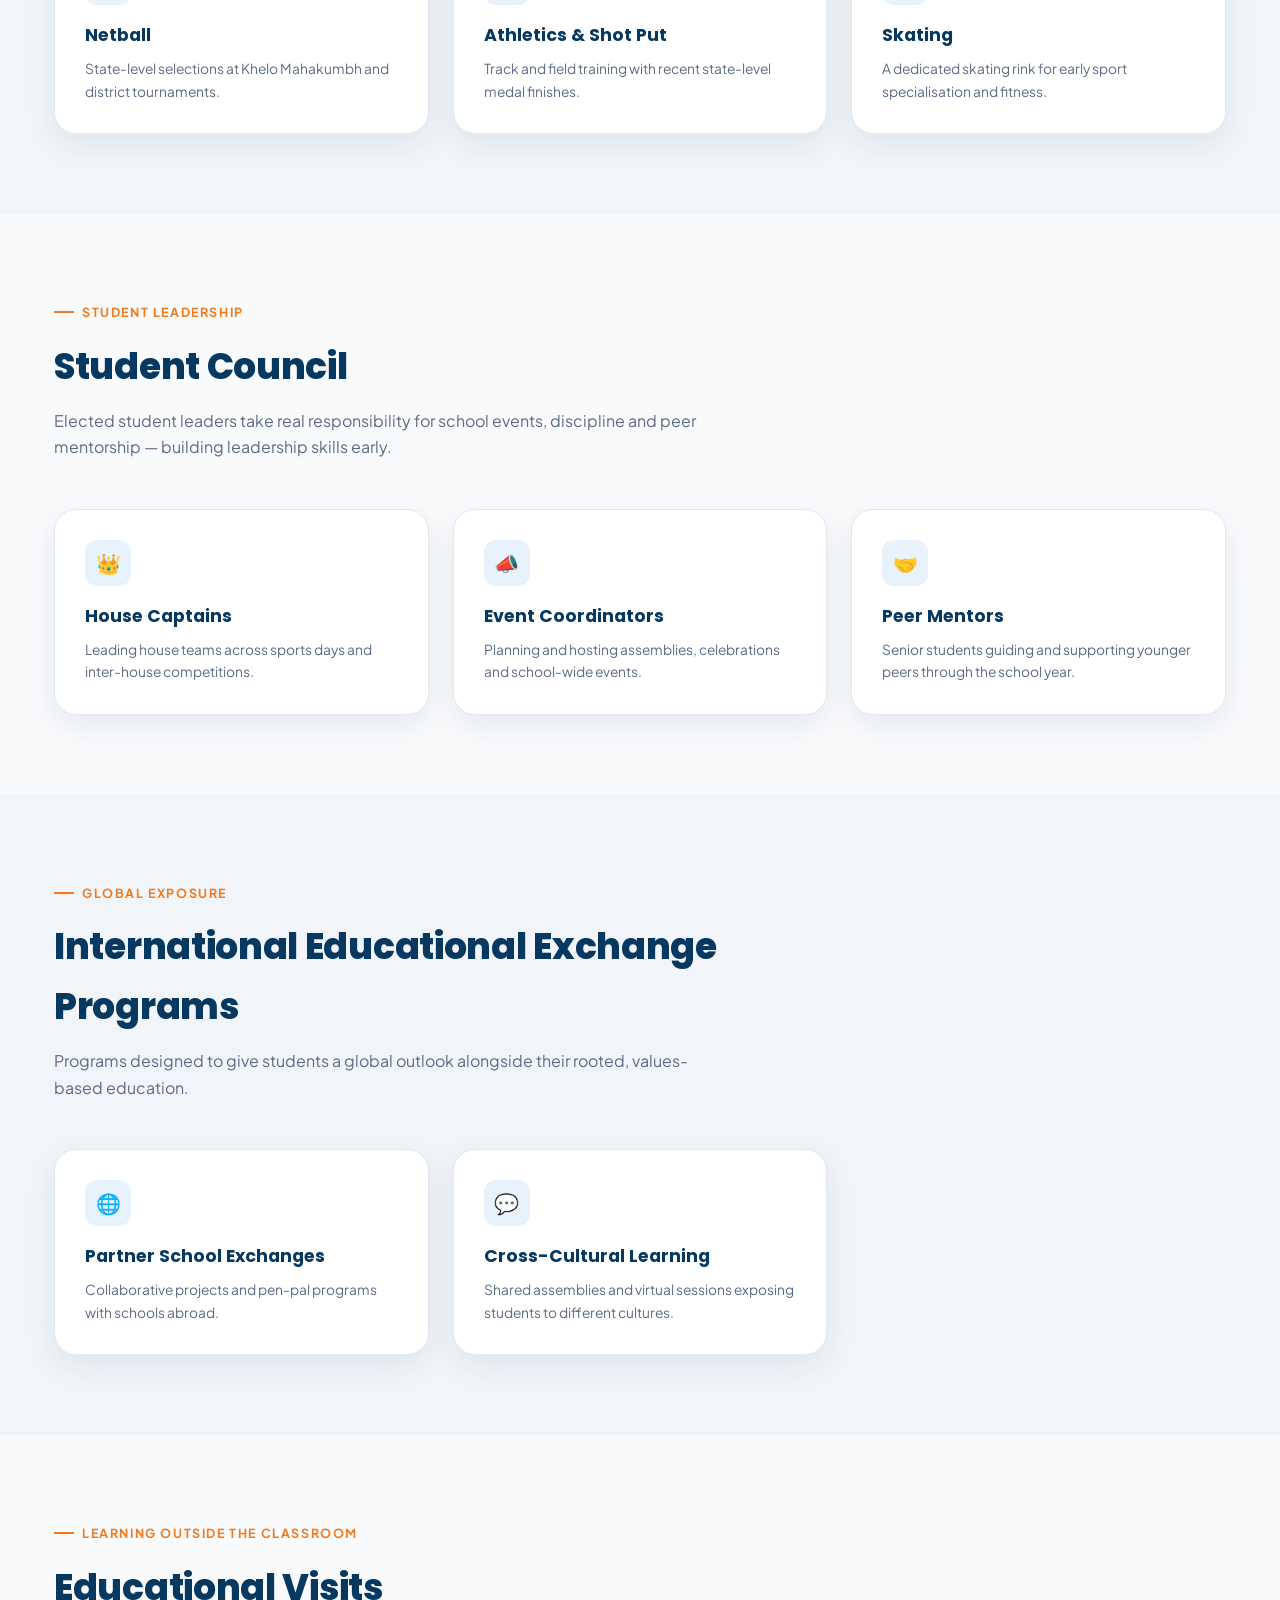
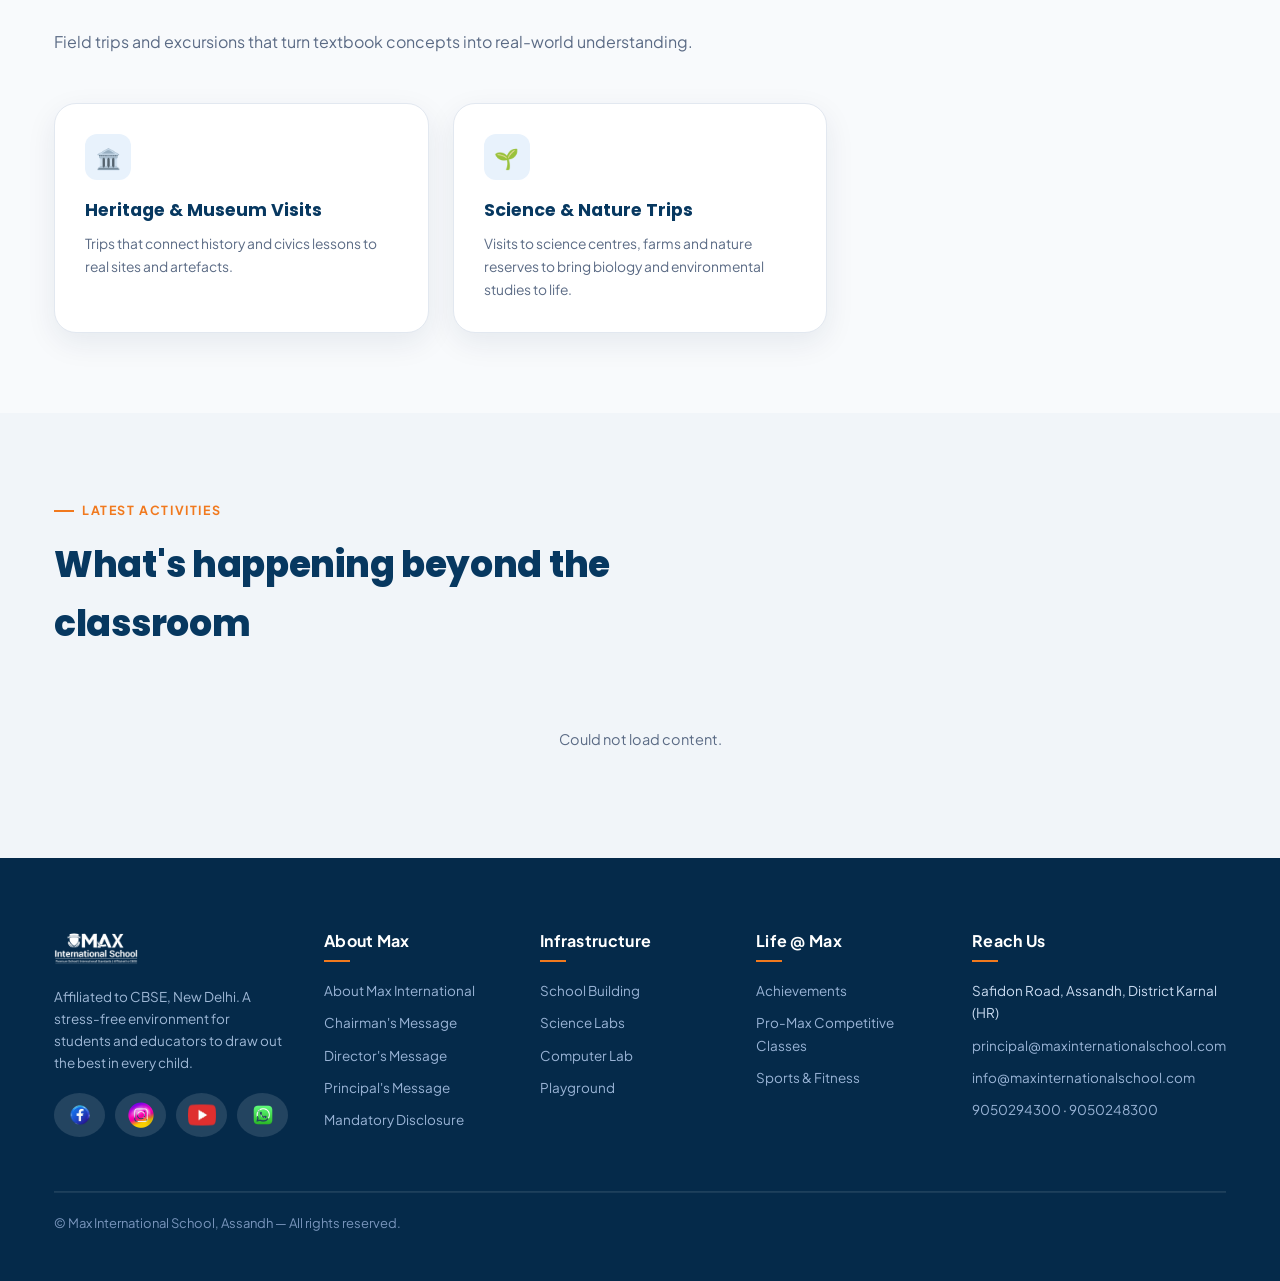
<file: beyond-activities.html>
<!DOCTYPE html>
<html lang="en">
<head>
<meta charset="UTF-8">
<meta name="viewport" content="width=device-width, initial-scale=1.0">
<title>Beyond Activities — Max International School</title>
<!-- meta:start -->
<meta name="description" content="Sports, student council, educational visits, international exchange programmes and the co-curricular calendar at Max International School.">
<link rel="canonical" href="https://www.maxinternationalschool.com/beyond-activities.html">
<link rel="icon" href="assets/img/logo.png" type="image/png">
<link rel="apple-touch-icon" href="assets/img/logo.png">
<meta name="theme-color" content="#0B2E59">
<meta property="og:type" content="website">
<meta property="og:site_name" content="Max International School">
<meta property="og:title" content="Beyond Activities — Max International School">
<meta property="og:description" content="Sports, student council, educational visits, international exchange programmes and the co-curricular calendar at Max International School.">
<meta property="og:url" content="https://www.maxinternationalschool.com/beyond-activities.html">
<meta property="og:image" content="https://www.maxinternationalschool.com/assets/img/school-building-1.jpg">
<meta property="og:image:alt" content="Max International School campus, Assandh">
<meta property="og:locale" content="en_IN">
<meta name="twitter:card" content="summary_large_image">
<meta name="twitter:title" content="Beyond Activities — Max International School">
<meta name="twitter:description" content="Sports, student council, educational visits, international exchange programmes and the co-curricular calendar at Max International School.">
<meta name="twitter:image" content="https://www.maxinternationalschool.com/assets/img/school-building-1.jpg">
<!-- meta:end -->
<link rel="preconnect" href="https://fonts.googleapis.com">
<link rel="preconnect" href="https://fonts.gstatic.com" crossorigin>
<link href="https://fonts.googleapis.com/css2?family=Poppins:wght@500;600;700;800&family=Inter:wght@400;500;600;700&display=swap" rel="stylesheet">
<link rel="stylesheet" href="assets/css/style.css">
<!-- Applies photo swaps made in the CMS. Loaded here, not deferred, so a
     replaced photo is in place before the browser requests the original. -->
<script src="assets/js/site-images.js"></script>
</head>
<body>
  <a class="skip-link" href="#main-content">Skip to main content</a>
  <div class="topbar">
    <div class="container">
      <div class="topbar-left">
        <span>📍 Safidon Road, Assandh, Karnal (HR)</span>
        <span>📞 <a href="tel:+919050294300">+91 90502 94300</a></span>
      </div>
      <div class="topbar-right">
        <span>✉️ <a href="mailto:info@maxinternationalschool.com">info@maxinternationalschool.com</a></span>
      </div>
    </div>
  </div>
  <header class="main-nav">
    <div class="container nav-inner">
      <a href="index.html" class="logo-wrap">
        <img src="assets/img/logo.png" alt="Max International School logo">
      </a>
      <nav class="menu">
        <ul>
          <li><a href="index.html">Homepage</a></li>
          <li>
            <a href="about-us.html">About Us <span class="car">▾</span></a>
            <div class="dropdown">
              <div class="sub-head">About Max</div>
              <a href="about-us.html#philosophy">Philosophy</a>
              <a href="about-us.html#mission">Mission</a>
              <a href="about-us.html#vision">Vision</a>
              <a href="about-us.html#chairman">Message from Chairman</a>
              <a href="about-us.html#director">Message from Director</a>
              <a href="about-us.html#principal">Message from Principal</a>
              <div class="sub-head">Infrastructure</div>
              <a href="about-us.html#infra">Virtual Tour</a>
              <a href="about-us.html#infra">Facilities</a>
              <a href="about-us.html#faculty">Max Faculty</a>
              <a href="about-us.html#awards">Awards &amp; Honours</a>
            </div>
          </li>
          <li>
            <a href="academics.html">Academics <span class="car">▾</span></a>
            <div class="dropdown">
              <a href="academics.html#wings">Three Wings (Junior, Primary, Senior)</a>
              <a href="promax.html">PRO Max Classes</a>
              <a href="academics.html#how-we-teach">How We Teach</a>
              <a href="academics.html#curriculum">Curriculum</a>
              <a href="academics.html#beyond">Beyond Textbook</a>
              <a href="academics.html#planner">Yearly Planner</a>
            </div>
          </li>
          <li class="active">
            <a href="beyond-activities.html">Beyond Activities <span class="car">▾</span></a>
            <div class="dropdown">
              <a href="beyond-activities.html#calendar">Co-Curricular Calendar</a>
              <a href="beyond-activities.html#sports">Sports</a>
              <a href="beyond-activities.html#council">Student Council</a>
              <a href="beyond-activities.html#exchange">Intl. Educational Exchange Programs</a>
              <a href="beyond-activities.html#visits">Educational Visits</a>
              <div class="sub-head">Gallery</div>
              <a href="gallery.html#events">Photo Gallery</a>
              <a href="gallery.html#newsletter">E-Newsletter</a>
              <a href="gallery.html#notif">Events &amp; Notifications</a>
            </div>
          </li>
          <li><a href="promax.html">Pro Max</a></li>
          <li>
            <a href="admission.html">Admission <span class="car">▾</span></a>
            <div class="dropdown">
              <a href="admission.html#process">Admission Process</a>
              <a href="admission.html#apply">Apply Now</a>
              <a href="admission.html#fees">Fee Structure</a>
              <a href="admission.html#refund-policy">Refund Policy</a>
            </div>
          </li>
          <li><a href="career.html">Career</a></li>
          <li><a href="mandatory-disclosure.html">Mandatory Disclosure</a></li>
          <li><a href="contact-us.html">Contact Us</a></li>
        </ul>
      </nav>
      <div class="nav-cta">
        <a href="admin.html" class="login-pill">Log In</a>
        <a href="admission.html#apply" class="gc-btn-pill">
          <span>Apply Now</span>
          <span class="btn-arrow-circle">→</span>
        </a>
        <div class="burger"><span></span><span></span><span></span></div>
      </div>
    </div>
  </header>

  <section id="main-content" tabindex="-1" class="page-hero">
    <div class="container">
      <span class="breadcrumb">Home <b>›</b> Beyond Activities</span>
      <h1>Life Beyond the Classroom</h1>
    </div>
  </section>

  <nav class="jumpnav">
    <div class="container">
      <a href="#calendar">Co-Curricular Calendar</a>
      <a href="#sports">Sports</a>
      <a href="#council">Student Council</a>
      <a href="#exchange">International Exchange</a>
      <a href="#visits">Educational Visits</a>
    </div>
  </nav>

  <section class="section" id="calendar">
    <div class="container">
      <div class="section-head">
        <span class="eyebrow">Co-Curricular Calendar</span>
        <h2>A year full of clubs, competitions and celebrations</h2>
        <p>From Fancy Dress Competitions to Scholar Badge Ceremonies and Vijaydashmi celebrations — every month brings something new.</p>
      </div>
      <div class="feature-grid">
        <div class="feature-card"><div class="ic">&#127917;</div><h3>Annual Day &amp; Cultural Fests</h3><p>Whole-school celebrations of music, dance and drama across the year.</p></div>
        <div class="feature-card"><div class="ic">&#127881;</div><h3>Festival Celebrations</h3><p>Children's Day, Vijaydashmi and other festivals marked with themed classroom activities.</p></div>
        <div class="feature-card"><div class="ic">&#127942;</div><h3>Scholar Badge Ceremony</h3><p>Recognising academic and co-curricular achievement in front of the whole school community.</p></div>
      </div>
    </div>
  </section>

  <section class="section section-alt" id="sports">
    <div class="container">
      <div class="section-head">
        <span class="eyebrow">Sports &amp; Fitness</span>
        <h2>Building champions on and off the field</h2>
        <p>Our students have gone on to state-level selections in netball and athletics, supported by dedicated sports and fitness seminars.</p>
      </div>
      <div class="feature-grid">
        <div class="feature-card"><div class="ic">&#127940;</div><h3>Netball</h3><p>State-level selections at Khelo Mahakumbh and district tournaments.</p></div>
        <div class="feature-card"><div class="ic">&#127939;</div><h3>Athletics &amp; Shot Put</h3><p>Track and field training with recent state-level medal finishes.</p></div>
        <div class="feature-card"><div class="ic">&#9967;&#65039;</div><h3>Skating</h3><p>A dedicated skating rink for early sport specialisation and fitness.</p></div>
      </div>
    </div>
  </section>

  <section class="section" id="council">
    <div class="container">
      <div class="section-head">
        <span class="eyebrow">Student Leadership</span>
        <h2>Student Council</h2>
        <p>Elected student leaders take real responsibility for school events, discipline and peer mentorship — building leadership skills early.</p>
      </div>
      <div class="feature-grid">
        <div class="feature-card"><div class="ic">&#128081;</div><h3>House Captains</h3><p>Leading house teams across sports days and inter-house competitions.</p></div>
        <div class="feature-card"><div class="ic">&#128227;</div><h3>Event Coordinators</h3><p>Planning and hosting assemblies, celebrations and school-wide events.</p></div>
        <div class="feature-card"><div class="ic">&#129309;</div><h3>Peer Mentors</h3><p>Senior students guiding and supporting younger peers through the school year.</p></div>
      </div>
    </div>
  </section>

  <section class="section section-alt" id="exchange">
    <div class="container">
      <div class="section-head">
        <span class="eyebrow">Global Exposure</span>
        <h2>International Educational Exchange Programs</h2>
        <p>Programs designed to give students a global outlook alongside their rooted, values-based education.</p>
      </div>
      <div class="feature-grid">
        <div class="feature-card"><div class="ic">&#127760;</div><h3>Partner School Exchanges</h3><p>Collaborative projects and pen-pal programs with schools abroad.</p></div>
        <div class="feature-card"><div class="ic">&#128172;</div><h3>Cross-Cultural Learning</h3><p>Shared assemblies and virtual sessions exposing students to different cultures.</p></div>
      </div>
    </div>
  </section>

  <section class="section" id="visits">
    <div class="container">
      <div class="section-head">
        <span class="eyebrow">Learning Outside the Classroom</span>
        <h2>Educational Visits</h2>
        <p>Field trips and excursions that turn textbook concepts into real-world understanding.</p>
      </div>
      <div class="feature-grid">
        <div class="feature-card"><div class="ic">&#127963;&#65039;</div><h3>Heritage &amp; Museum Visits</h3><p>Trips that connect history and civics lessons to real sites and artefacts.</p></div>
        <div class="feature-card"><div class="ic">&#127793;</div><h3>Science &amp; Nature Trips</h3><p>Visits to science centres, farms and nature reserves to bring biology and environmental studies to life.</p></div>
      </div>
    </div>
  </section>
  <section class="section section-alt"><div class="container"><div class="section-head"><span class="eyebrow">Latest Activities</span><h2>What's happening beyond the classroom</h2></div><div class="feature-grid" data-cms-list="beyond"></div></div></section>
  <footer id="contact-footer">
    <div class="container">
      <div class="foot-grid">
        <div>
          <div class="foot-logo">
            <img src="assets/img/logo.png" alt="Max International School">
          </div>
          <p style="font-size:13.5px; color:#9fb8d6; max-width:260px;">Affiliated to CBSE, New Delhi. A stress-free environment for students and educators to draw out the best in every child.</p>
          <div class="foot-social">
            <a href="https://www.facebook.com/maxinternationalschoolassandh" aria-label="Facebook" target="_blank" rel="noopener noreferrer">
              <img src="assets/img/social-facebook.png" alt="Facebook" loading="lazy" decoding="async">
            </a>
            <a href="https://www.instagram.com/maxinternationalassandh?igsh=MWlybHdhb3M5c29iZg%3D%3D&utm_source=qr" aria-label="Instagram" target="_blank" rel="noopener noreferrer">
              <img src="assets/img/social-instagram.png" alt="Instagram" loading="lazy" decoding="async">
            </a>
            <a href="https://www.youtube.com/@maxinternationalschool2041" aria-label="YouTube" target="_blank" rel="noopener noreferrer">
              <img src="assets/img/social-youtube.png" alt="YouTube" loading="lazy" decoding="async">
            </a>
            <a href="https://wa.me/919050294300" aria-label="WhatsApp" target="_blank" rel="noopener noreferrer">
              <img src="assets/img/social-whatsapp.png" alt="WhatsApp" loading="lazy" decoding="async">
            </a>
          </div>
        </div>
        <div>
          <h5>About Max</h5>
          <ul>
            <li><a href="about-us.html">About Max International</a></li>
            <li><a href="about-us.html#chairman">Chairman's Message</a></li>
            <li><a href="about-us.html#director">Director's Message</a></li>
            <li><a href="about-us.html#principal">Principal's Message</a></li>
            <li><a href="mandatory-disclosure.html">Mandatory Disclosure</a></li>
          </ul>
        </div>
        <div>
          <h5>Infrastructure</h5>
          <ul>
            <li><a href="about-us.html#infra">School Building</a></li>
            <li><a href="about-us.html#infra">Science Labs</a></li>
            <li><a href="about-us.html#infra">Computer Lab</a></li>
            <li><a href="about-us.html#infra">Playground</a></li>
          </ul>
        </div>
        <div>
          <h5>Life @ Max</h5>
          <ul>
            <li><a href="beyond-activities.html">Achievements</a></li>
            <li><a href="promax.html">Pro-Max Competitive Classes</a></li>
            <li><a href="beyond-activities.html#sports">Sports &amp; Fitness</a></li>
          </ul>
        </div>
        <div>
          <h5>Reach Us</h5>
          <ul>
            <li>Safidon Road, Assandh, District Karnal (HR)</li>
            <li><a href="mailto:principal@maxinternationalschool.com">principal@maxinternationalschool.com</a></li>
            <li><a href="mailto:info@maxinternationalschool.com">info@maxinternationalschool.com</a></li>
            <li><a href="tel:+919050294300">9050294300</a> · <a href="tel:+919050248300">9050248300</a></li>
          </ul>
        </div>
      </div>
      <div class="foot-bottom">
        <span>© Max International School, Assandh — All rights reserved.</span>
      </div>
    </div>
  </footer>
  <div class="fixed-social-bar" aria-label="Quick social links">
    <a href="https://www.facebook.com/maxinternationalschoolassandh" aria-label="Facebook" target="_blank" rel="noopener noreferrer">
      <img src="assets/img/social-facebook.png" alt="Facebook" loading="lazy" decoding="async">
    </a>
    <a href="https://www.instagram.com/maxinternationalassandh?igsh=MWlybHdhb3M5c29iZg%3D%3D&utm_source=qr" aria-label="Instagram" target="_blank" rel="noopener noreferrer">
      <img src="assets/img/social-instagram.png" alt="Instagram" loading="lazy" decoding="async">
    </a>
    <a href="https://www.youtube.com/@maxinternationalschool2041" aria-label="YouTube" target="_blank" rel="noopener noreferrer">
      <img src="assets/img/social-youtube.png" alt="YouTube" loading="lazy" decoding="async">
    </a>
    <a href="https://wa.me/919050294300" aria-label="WhatsApp" target="_blank" rel="noopener noreferrer">
      <img src="assets/img/social-whatsapp.png" alt="WhatsApp" loading="lazy" decoding="async">
    </a>
  </div>
<script src="assets/js/menu.js"></script>
<script src="assets/js/cms-content.js"></script>
<script src="assets/js/chatbot.js"></script>
</body>
</html>
</file>
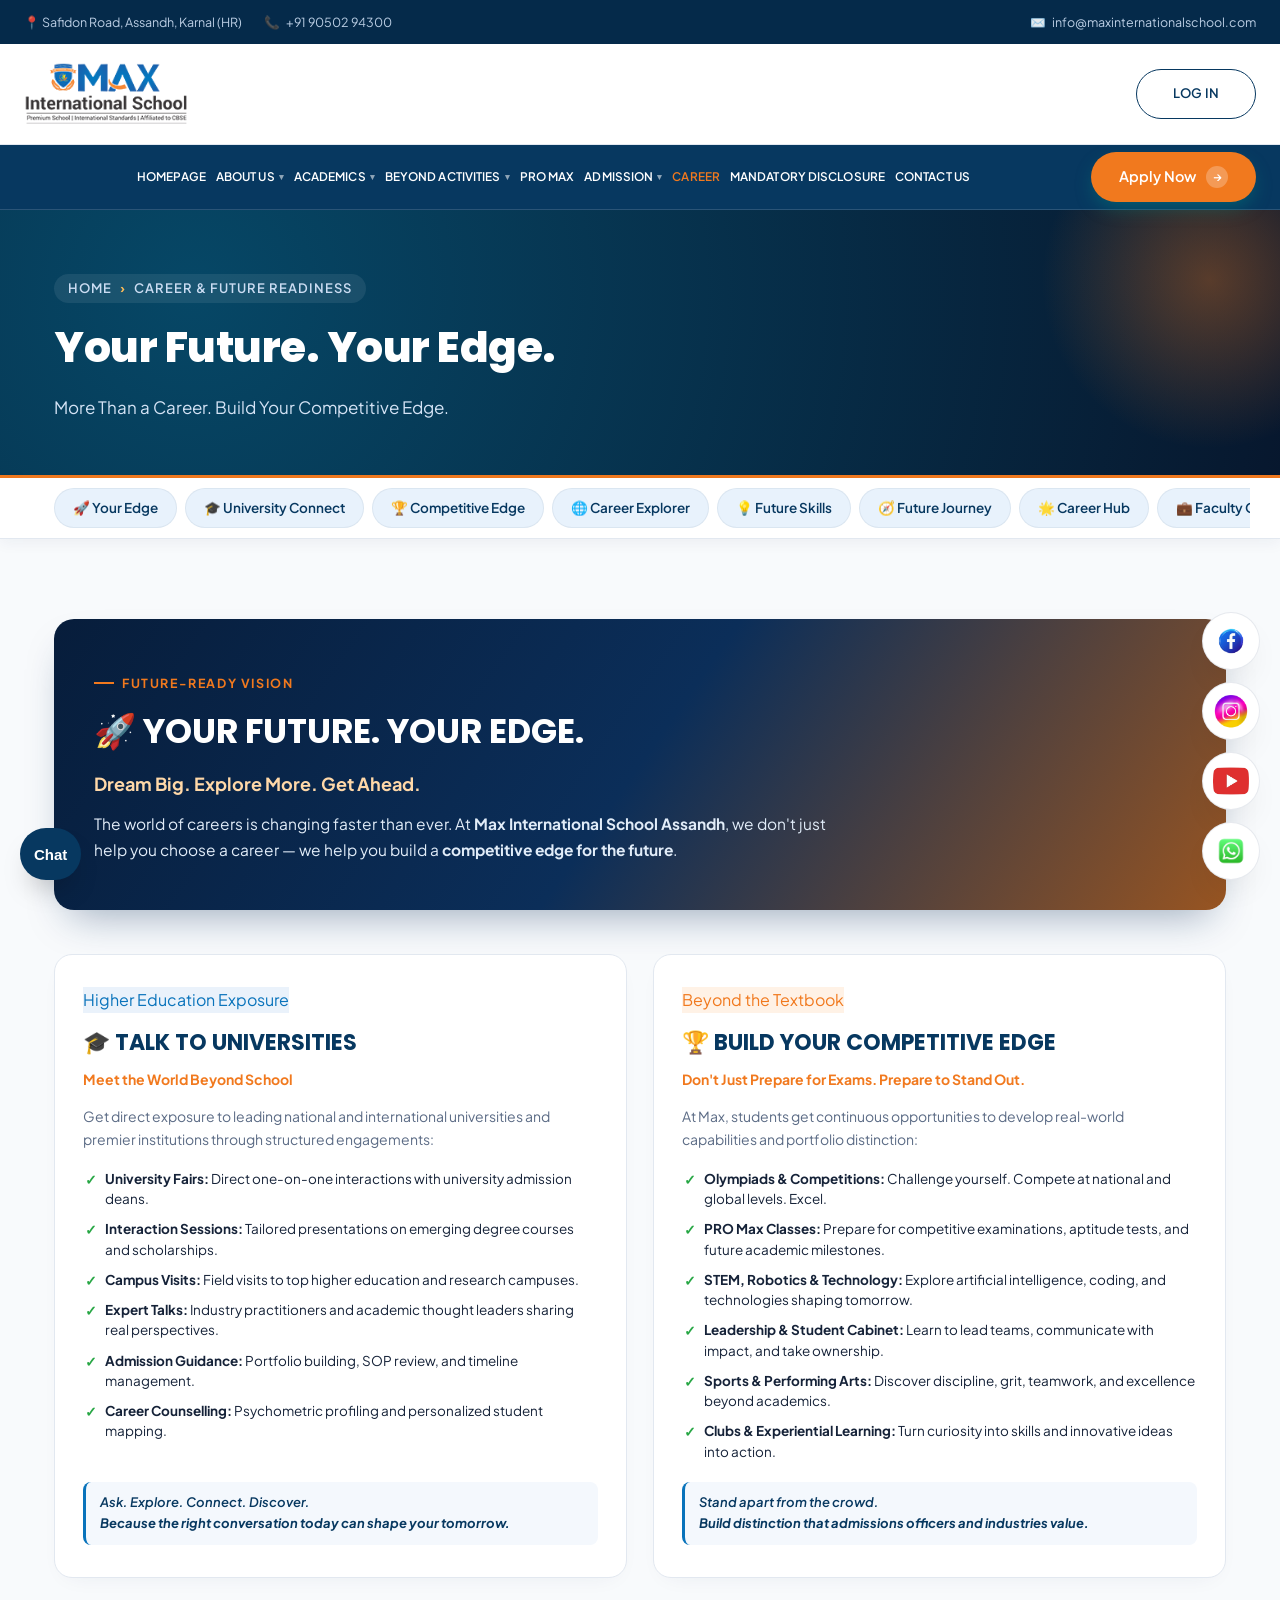
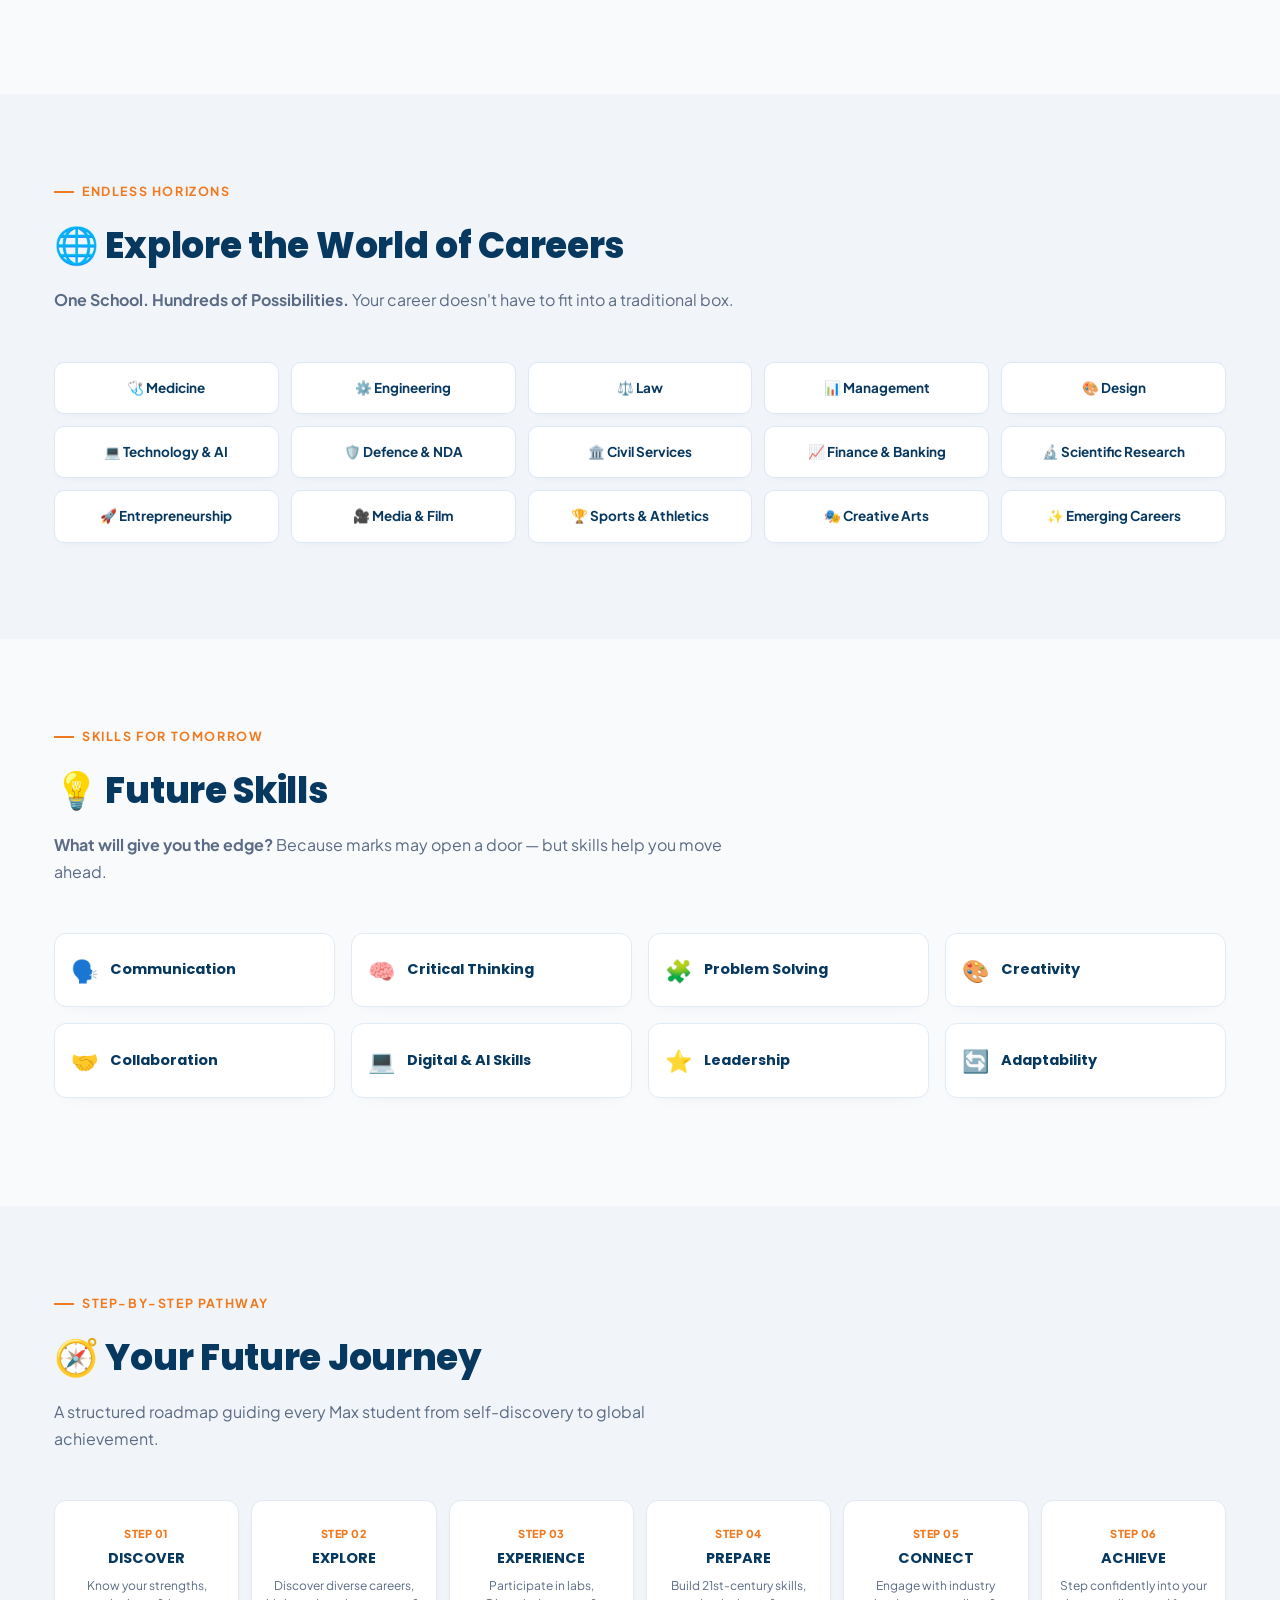
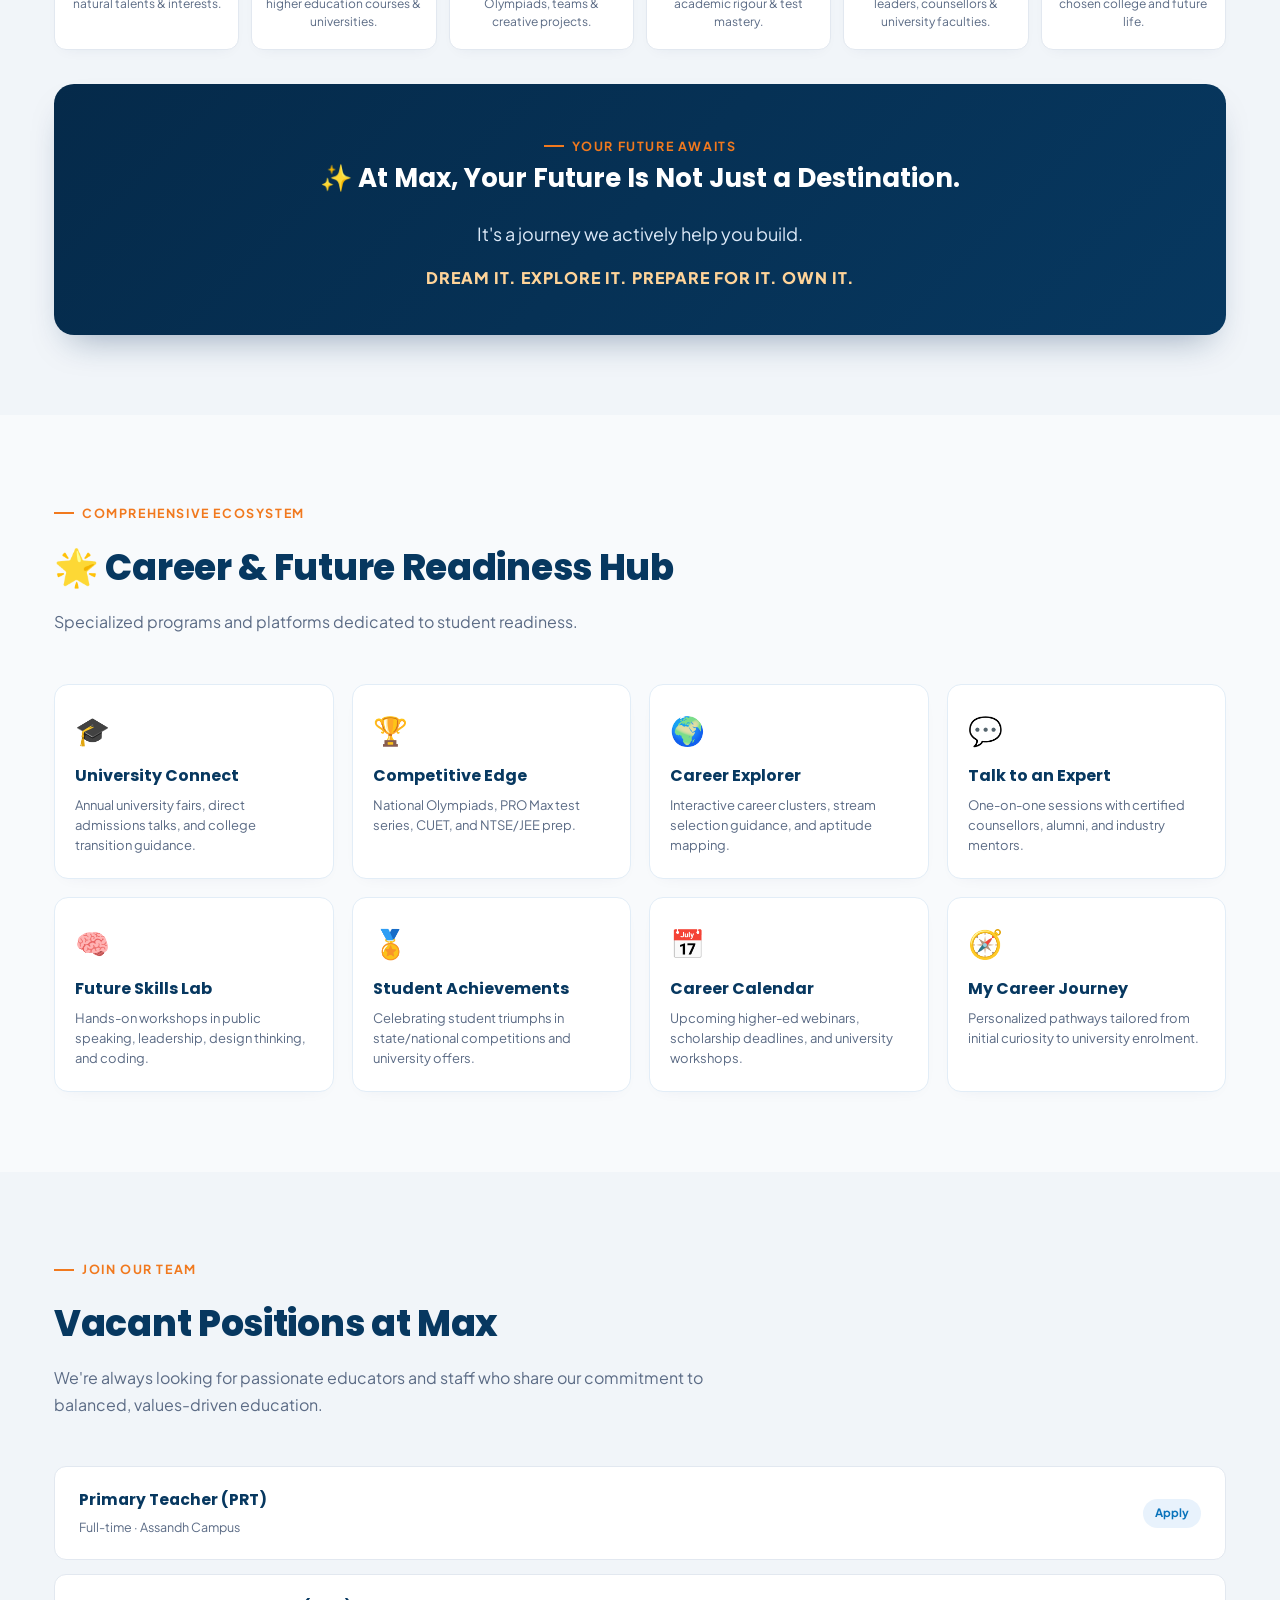
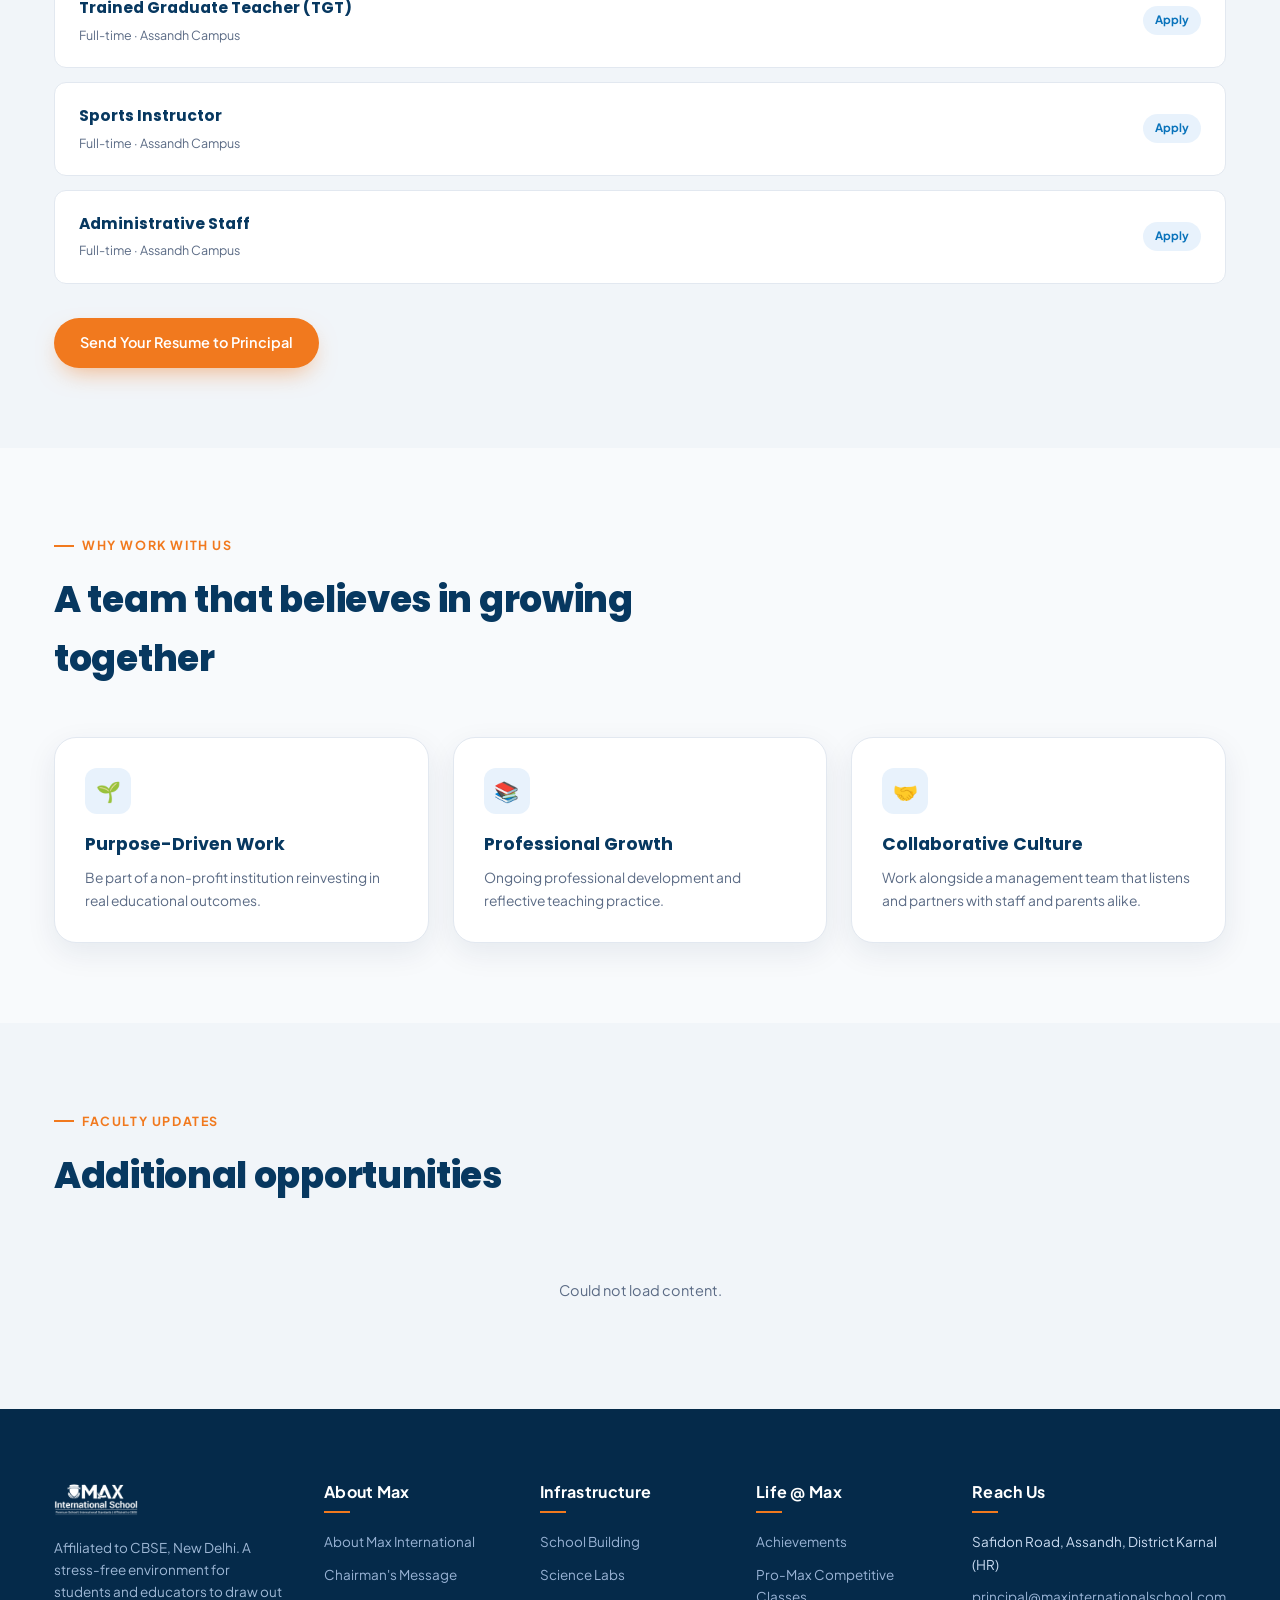
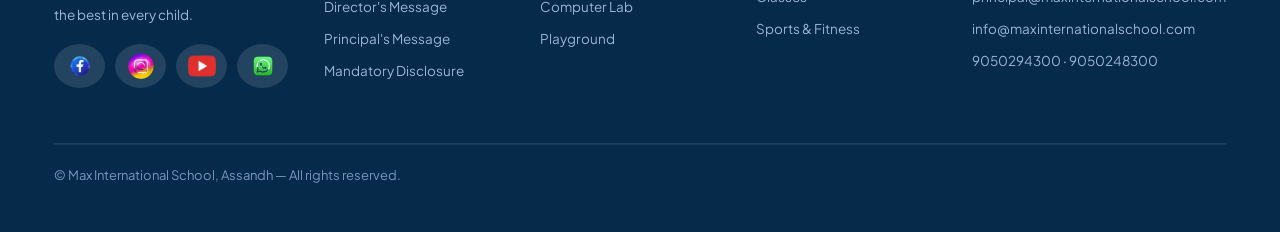
<file: career.html>
<!DOCTYPE html>
<html lang="en">
<head>
<meta charset="UTF-8">
<meta name="viewport" content="width=device-width, initial-scale=1.0">
<title>Career — Max International School</title>
<!-- meta:start -->
<meta name="description" content="Teaching and non-teaching career opportunities at Max International School, Assandh, Karnal. View current openings and apply.">
<link rel="canonical" href="https://www.maxinternationalschool.com/career.html">
<link rel="icon" href="assets/img/logo.png" type="image/png">
<link rel="apple-touch-icon" href="assets/img/logo.png">
<meta name="theme-color" content="#0B2E59">
<meta property="og:type" content="website">
<meta property="og:site_name" content="Max International School">
<meta property="og:title" content="Career — Max International School">
<meta property="og:description" content="Teaching and non-teaching career opportunities at Max International School, Assandh, Karnal. View current openings and apply.">
<meta property="og:url" content="https://www.maxinternationalschool.com/career.html">
<meta property="og:image" content="https://www.maxinternationalschool.com/assets/img/school-building-1.jpg">
<meta property="og:image:alt" content="Max International School campus, Assandh">
<meta property="og:locale" content="en_IN">
<meta name="twitter:card" content="summary_large_image">
<meta name="twitter:title" content="Career — Max International School">
<meta name="twitter:description" content="Teaching and non-teaching career opportunities at Max International School, Assandh, Karnal. View current openings and apply.">
<meta name="twitter:image" content="https://www.maxinternationalschool.com/assets/img/school-building-1.jpg">
<!-- meta:end -->
<link rel="preconnect" href="https://fonts.googleapis.com">
<link rel="preconnect" href="https://fonts.gstatic.com" crossorigin>
<link href="https://fonts.googleapis.com/css2?family=Poppins:wght@500;600;700;800&family=Inter:wght@400;500;600;700&display=swap" rel="stylesheet">
<link rel="stylesheet" href="assets/css/style.css">
<!-- Applies photo swaps made in the CMS. Loaded here, not deferred, so a
     replaced photo is in place before the browser requests the original. -->
<script src="assets/js/site-images.js"></script>
</head>
<body data-cms-module="career">
  <a class="skip-link" href="#main-content">Skip to main content</a>
  <div class="topbar">
    <div class="container">
      <div class="topbar-left">
        <span>📍 Safidon Road, Assandh, Karnal (HR)</span>
        <span>📞 <a href="tel:+919050294300">+91 90502 94300</a></span>
      </div>
      <div class="topbar-right">
        <span>✉️ <a href="mailto:info@maxinternationalschool.com">info@maxinternationalschool.com</a></span>
      </div>
    </div>
  </div>
  <header class="main-nav">
    <div class="container nav-inner">
      <a href="index.html" class="logo-wrap">
        <img src="assets/img/logo.png" alt="Max International School logo">
      </a>
      <nav class="menu">
        <ul>
          <li><a href="index.html">Homepage</a></li>
          <li>
            <a href="about-us.html">About Us <span class="car">▾</span></a>
            <div class="dropdown">
              <div class="sub-head">About Max</div>
              <a href="about-us.html#philosophy">Philosophy</a>
              <a href="about-us.html#mission">Mission</a>
              <a href="about-us.html#vision">Vision</a>
              <a href="about-us.html#chairman">Message from Chairman</a>
              <a href="about-us.html#director">Message from Director</a>
              <a href="about-us.html#principal">Message from Principal</a>
              <div class="sub-head">Infrastructure</div>
              <a href="about-us.html#infra">Virtual Tour</a>
              <a href="about-us.html#infra">Facilities</a>
              <a href="about-us.html#faculty">Max Faculty</a>
              <a href="about-us.html#awards">Awards &amp; Honours</a>
            </div>
          </li>
          <li>
            <a href="academics.html">Academics <span class="car">▾</span></a>
            <div class="dropdown">
              <a href="academics.html#wings">Three Wings (Junior, Primary, Senior)</a>
              <a href="promax.html">PRO Max Classes</a>
              <a href="academics.html#how-we-teach">How We Teach</a>
              <a href="academics.html#curriculum">Curriculum</a>
              <a href="academics.html#beyond">Beyond Textbook</a>
              <a href="academics.html#planner">Yearly Planner</a>
            </div>
          </li>
          <li>
            <a href="beyond-activities.html">Beyond Activities <span class="car">▾</span></a>
            <div class="dropdown">
              <a href="beyond-activities.html#calendar">Co-Curricular Calendar</a>
              <a href="beyond-activities.html#sports">Sports</a>
              <a href="beyond-activities.html#council">Student Council</a>
              <a href="beyond-activities.html#exchange">Intl. Educational Exchange Programs</a>
              <a href="beyond-activities.html#visits">Educational Visits</a>
              <div class="sub-head">Gallery</div>
              <a href="gallery.html#events">Photo Gallery</a>
              <a href="gallery.html#newsletter">E-Newsletter</a>
              <a href="gallery.html#notif">Events &amp; Notifications</a>
            </div>
          </li>
          <li><a href="promax.html">Pro Max</a></li>
          <li>
            <a href="admission.html">Admission <span class="car">▾</span></a>
            <div class="dropdown">
              <a href="admission.html#process">Admission Process</a>
              <a href="admission.html#apply">Apply Now</a>
              <a href="admission.html#fees">Fee Structure</a>
              <a href="admission.html#refund-policy">Refund Policy</a>
            </div>
          </li>
          <li class="active"><a href="career.html">Career</a></li>
          <li><a href="mandatory-disclosure.html">Mandatory Disclosure</a></li>
          <li><a href="contact-us.html">Contact Us</a></li>
        </ul>
      </nav>
      <div class="nav-cta">
        <a href="admin.html" class="login-pill">Log In</a>
        <a href="admission.html#apply" class="gc-btn-pill">
          <span>Apply Now</span>
          <span class="btn-arrow-circle">→</span>
        </a>
        <div class="burger"><span></span><span></span><span></span></div>
      </div>
    </div>
  </header>

  <section id="main-content" tabindex="-1" class="page-hero">
    <div class="container">
      <span class="breadcrumb">Home <b>›</b> Career &amp; Future Readiness</span>
      <h1>Your Future. Your Edge.</h1>
      <p style="color:#d4e3f5; font-size:17px; max-width:700px; margin-top:8px;">More Than a Career. Build Your Competitive Edge.</p>
    </div>
  </section>

  <!-- In-page Navigation -->
  <nav class="jumpnav">
    <div class="container">
      <a href="#future-edge">🚀 Your Edge</a>
      <a href="#university-connect">🎓 University Connect</a>
      <a href="#competitive-edge">🏆 Competitive Edge</a>
      <a href="#career-explorer">🌐 Career Explorer</a>
      <a href="#future-skills">💡 Future Skills</a>
      <a href="#pathway">🧭 Future Journey</a>
      <a href="#modules">🌟 Career Hub</a>
      <a href="#vacancies">💼 Faculty Openings</a>
    </div>
  </nav>

  <!-- 🚀 YOUR FUTURE. YOUR EDGE. HERO SPOTLIGHT -->
  <section class="section" id="future-edge">
    <div class="container">
      <div class="career-hero-edge">
        <span class="eyebrow" style="color:var(--orange);">Future-Ready Vision</span>
        <h2>🚀 YOUR FUTURE. YOUR EDGE.</h2>
        <div class="lead-phrase">Dream Big. Explore More. Get Ahead.</div>
        <p>The world of careers is changing faster than ever. At <strong>Max International School Assandh</strong>, we don't just help you choose a career — we help you build a <strong>competitive edge for the future</strong>.</p>
      </div>

      <!-- 2-Col Grid: 🎓 TALK TO UNIVERSITIES & 🏆 BUILD YOUR COMPETITIVE EDGE -->
      <div class="edge-grid-2col">
        <!-- 🎓 TALK TO UNIVERSITIES -->
        <div class="edge-card" id="university-connect">
          <span class="tag" style="background:#eaf2fb; color:var(--blue); align-self:flex-start;">Higher Education Exposure</span>
          <h3>🎓 TALK TO UNIVERSITIES</h3>
          <div class="edge-sub">Meet the World Beyond School</div>
          <p>Get direct exposure to leading national and international universities and premier institutions through structured engagements:</p>
          
          <ul class="edge-items-list">
            <li><strong>University Fairs:</strong> Direct one-on-one interactions with university admission deans.</li>
            <li><strong>Interaction Sessions:</strong> Tailored presentations on emerging degree courses and scholarships.</li>
            <li><strong>Campus Visits:</strong> Field visits to top higher education and research campuses.</li>
            <li><strong>Expert Talks:</strong> Industry practitioners and academic thought leaders sharing real perspectives.</li>
            <li><strong>Admission Guidance:</strong> Portfolio building, SOP review, and timeline management.</li>
            <li><strong>Career Counselling:</strong> Psychometric profiling and personalized student mapping.</li>
          </ul>

          <div class="edge-closing-tag">
            Ask. Explore. Connect. Discover.<br>
            <strong>Because the right conversation today can shape your tomorrow.</strong>
          </div>
        </div>

        <!-- 🏆 BUILD YOUR COMPETITIVE EDGE -->
        <div class="edge-card" id="competitive-edge">
          <span class="tag" style="background:#fff2e6; color:var(--orange); align-self:flex-start;">Beyond the Textbook</span>
          <h3>🏆 BUILD YOUR COMPETITIVE EDGE</h3>
          <div class="edge-sub">Don't Just Prepare for Exams. Prepare to Stand Out.</div>
          <p>At Max, students get continuous opportunities to develop real-world capabilities and portfolio distinction:</p>
          
          <ul class="edge-items-list">
            <li><strong>Olympiads &amp; Competitions:</strong> Challenge yourself. Compete at national and global levels. Excel.</li>
            <li><strong>PRO Max Classes:</strong> Prepare for competitive examinations, aptitude tests, and future academic milestones.</li>
            <li><strong>STEM, Robotics &amp; Technology:</strong> Explore artificial intelligence, coding, and technologies shaping tomorrow.</li>
            <li><strong>Leadership &amp; Student Cabinet:</strong> Learn to lead teams, communicate with impact, and take ownership.</li>
            <li><strong>Sports &amp; Performing Arts:</strong> Discover discipline, grit, teamwork, and excellence beyond academics.</li>
            <li><strong>Clubs &amp; Experiential Learning:</strong> Turn curiosity into skills and innovative ideas into action.</li>
          </ul>

          <div class="edge-closing-tag">
            Stand apart from the crowd.<br>
            <strong>Build distinction that admissions officers and industries value.</strong>
          </div>
        </div>
      </div>
    </div>
  </section>

  <!-- 🌐 EXPLORE THE WORLD OF CAREERS -->
  <section class="section section-alt" id="career-explorer">
    <div class="container">
      <div class="section-head">
        <span class="eyebrow">Endless Horizons</span>
        <h2>🌐 Explore the World of Careers</h2>
        <p><strong>One School. Hundreds of Possibilities.</strong> Your career doesn't have to fit into a traditional box.</p>
      </div>

      <div class="career-clusters-grid">
        <div class="career-cluster-item">🩺 Medicine</div>
        <div class="career-cluster-item">⚙️ Engineering</div>
        <div class="career-cluster-item">⚖️ Law</div>
        <div class="career-cluster-item">📊 Management</div>
        <div class="career-cluster-item">🎨 Design</div>
        <div class="career-cluster-item">💻 Technology &amp; AI</div>
        <div class="career-cluster-item">🛡️ Defence &amp; NDA</div>
        <div class="career-cluster-item">🏛️ Civil Services</div>
        <div class="career-cluster-item">📈 Finance &amp; Banking</div>
        <div class="career-cluster-item">🔬 Scientific Research</div>
        <div class="career-cluster-item">🚀 Entrepreneurship</div>
        <div class="career-cluster-item">🎥 Media &amp; Film</div>
        <div class="career-cluster-item">🏆 Sports &amp; Athletics</div>
        <div class="career-cluster-item">🎭 Creative Arts</div>
        <div class="career-cluster-item">✨ Emerging Careers</div>
      </div>
    </div>
  </section>

  <!-- 💡 FUTURE SKILLS -->
  <section class="section" id="future-skills">
    <div class="container">
      <div class="section-head">
        <span class="eyebrow">Skills for Tomorrow</span>
        <h2>💡 Future Skills</h2>
        <p><strong>What will give you the edge?</strong> Because marks may open a door — but skills help you move ahead.</p>
      </div>

      <div class="skills-grid">
        <div class="skill-box">
          <span class="sk-icon">🗣️</span>
          <h4>Communication</h4>
        </div>
        <div class="skill-box">
          <span class="sk-icon">🧠</span>
          <h4>Critical Thinking</h4>
        </div>
        <div class="skill-box">
          <span class="sk-icon">🧩</span>
          <h4>Problem Solving</h4>
        </div>
        <div class="skill-box">
          <span class="sk-icon">🎨</span>
          <h4>Creativity</h4>
        </div>
        <div class="skill-box">
          <span class="sk-icon">🤝</span>
          <h4>Collaboration</h4>
        </div>
        <div class="skill-box">
          <span class="sk-icon">💻</span>
          <h4>Digital &amp; AI Skills</h4>
        </div>
        <div class="skill-box">
          <span class="sk-icon">⭐</span>
          <h4>Leadership</h4>
        </div>
        <div class="skill-box">
          <span class="sk-icon">🔄</span>
          <h4>Adaptability</h4>
        </div>
      </div>
    </div>
  </section>

  <!-- 🧭 YOUR FUTURE JOURNEY -->
  <section class="section section-alt" id="pathway">
    <div class="container">
      <div class="section-head">
        <span class="eyebrow">Step-by-Step Pathway</span>
        <h2>🧭 Your Future Journey</h2>
        <p>A structured roadmap guiding every Max student from self-discovery to global achievement.</p>
      </div>

      <div class="future-journey-flow">
        <div class="fj-step">
          <span class="fj-num">STEP 01</span>
          <h4>DISCOVER</h4>
          <p>Know your strengths, natural talents &amp; interests.</p>
        </div>
        <div class="fj-step">
          <span class="fj-num">STEP 02</span>
          <h4>EXPLORE</h4>
          <p>Discover diverse careers, higher education courses &amp; universities.</p>
        </div>
        <div class="fj-step">
          <span class="fj-num">STEP 03</span>
          <h4>EXPERIENCE</h4>
          <p>Participate in labs, Olympiads, teams &amp; creative projects.</p>
        </div>
        <div class="fj-step">
          <span class="fj-num">STEP 04</span>
          <h4>PREPARE</h4>
          <p>Build 21st-century skills, academic rigour &amp; test mastery.</p>
        </div>
        <div class="fj-step">
          <span class="fj-num">STEP 05</span>
          <h4>CONNECT</h4>
          <p>Engage with industry leaders, counsellors &amp; university faculties.</p>
        </div>
        <div class="fj-step">
          <span class="fj-num">STEP 06</span>
          <h4>ACHIEVE</h4>
          <p>Step confidently into your chosen college and future life.</p>
        </div>
      </div>

      <div class="journey-banner" style="margin-top:20px;">
        <span class="eyebrow" style="color:var(--orange);">Your Future Awaits</span>
        <h3>✨ At Max, Your Future Is Not Just a Destination.</h3>
        <p style="font-size:18px; color:#dce9f8; max-width:720px; margin:0 auto 16px;">It's a journey we actively help you build.</p>
        <div style="font-size:16px; font-weight:800; color:#ffd499; letter-spacing:1px;">
          DREAM IT. EXPLORE IT. PREPARE FOR IT. OWN IT.
        </div>
      </div>
    </div>
  </section>

  <!-- 🌟 CAREER & COMPETITIVE MODULES -->
  <section class="section" id="modules">
    <div class="container">
      <div class="section-head">
        <span class="eyebrow">Comprehensive Ecosystem</span>
        <h2>🌟 Career &amp; Future Readiness Hub</h2>
        <p>Specialized programs and platforms dedicated to student readiness.</p>
      </div>

      <div class="career-modules-grid">
        <div class="cmod-card">
          <div class="ic">🎓</div>
          <h4>University Connect</h4>
          <p>Annual university fairs, direct admissions talks, and college transition guidance.</p>
        </div>
        <div class="cmod-card">
          <div class="ic">🏆</div>
          <h4>Competitive Edge</h4>
          <p>National Olympiads, PRO Max test series, CUET, and NTSE/JEE prep.</p>
        </div>
        <div class="cmod-card">
          <div class="ic">🌍</div>
          <h4>Career Explorer</h4>
          <p>Interactive career clusters, stream selection guidance, and aptitude mapping.</p>
        </div>
        <div class="cmod-card">
          <div class="ic">💬</div>
          <h4>Talk to an Expert</h4>
          <p>One-on-one sessions with certified counsellors, alumni, and industry mentors.</p>
        </div>
        <div class="cmod-card">
          <div class="ic">🧠</div>
          <h4>Future Skills Lab</h4>
          <p>Hands-on workshops in public speaking, leadership, design thinking, and coding.</p>
        </div>
        <div class="cmod-card">
          <div class="ic">🏅</div>
          <h4>Student Achievements</h4>
          <p>Celebrating student triumphs in state/national competitions and university offers.</p>
        </div>
        <div class="cmod-card">
          <div class="ic">📅</div>
          <h4>Career Calendar</h4>
          <p>Upcoming higher-ed webinars, scholarship deadlines, and university workshops.</p>
        </div>
        <div class="cmod-card">
          <div class="ic">🧭</div>
          <h4>My Career Journey</h4>
          <p>Personalized pathways tailored from initial curiosity to university enrolment.</p>
        </div>
      </div>
    </div>
  </section>

  <!-- TEACHING & STAFF OPPORTUNITIES -->
  <section class="section section-alt" id="vacancies">
    <div class="container">
      <div class="section-head">
        <span class="eyebrow">Join Our Team</span>
        <h2>Vacant Positions at Max</h2>
        <p>We're always looking for passionate educators and staff who share our commitment to balanced, values-driven education.</p>
      </div>
      <div class="job-row">
        <div><h4>Primary Teacher (PRT)</h4><span>Full-time · Assandh Campus</span></div>
        <a href="mailto:principal@maxinternationalschool.com?subject=Job%20Application%20-%20Primary%20Teacher%20(PRT)" class="tag">Apply</a>
      </div>
      <div class="job-row">
        <div><h4>Trained Graduate Teacher (TGT)</h4><span>Full-time · Assandh Campus</span></div>
        <a href="mailto:principal@maxinternationalschool.com?subject=Job%20Application%20-%20Trained%20Graduate%20Teacher%20(TGT)" class="tag">Apply</a>
      </div>
      <div class="job-row">
        <div><h4>Sports Instructor</h4><span>Full-time · Assandh Campus</span></div>
        <a href="mailto:principal@maxinternationalschool.com?subject=Job%20Application%20-%20Sports%20Instructor" class="tag">Apply</a>
      </div>
      <div class="job-row">
        <div><h4>Administrative Staff</h4><span>Full-time · Assandh Campus</span></div>
        <a href="mailto:principal@maxinternationalschool.com?subject=Job%20Application%20-%20Administrative%20Staff" class="tag">Apply</a>
      </div>
      <a href="mailto:principal@maxinternationalschool.com?subject=Career%20Resume%20Submission" class="btn btn-orange" style="margin-top:20px;">Send Your Resume to Principal</a>
    </div>
  </section>

  <section class="section">
    <div class="container">
      <div class="section-head">
        <span class="eyebrow">Why Work With Us</span>
        <h2>A team that believes in growing together</h2>
      </div>
      <div class="feature-grid">
        <div class="feature-card"><div class="ic">&#127793;</div><h3>Purpose-Driven Work</h3><p>Be part of a non-profit institution reinvesting in real educational outcomes.</p></div>
        <div class="feature-card"><div class="ic">&#128218;</div><h3>Professional Growth</h3><p>Ongoing professional development and reflective teaching practice.</p></div>
        <div class="feature-card"><div class="ic">&#129309;</div><h3>Collaborative Culture</h3><p>Work alongside a management team that listens and partners with staff and parents alike.</p></div>
      </div>
    </div>
  </section>
  <section class="section section-alt"><div class="container"><div class="section-head"><span class="eyebrow">Faculty Updates</span><h2>Additional opportunities</h2></div><div data-cms-list></div></div></section>
  <footer id="contact-footer">
    <div class="container">
      <div class="foot-grid">
        <div>
          <div class="foot-logo">
            <img src="assets/img/logo.png" alt="Max International School">
          </div>
          <p style="font-size:13.5px; color:#9fb8d6; max-width:260px;">Affiliated to CBSE, New Delhi. A stress-free environment for students and educators to draw out the best in every child.</p>
          <div class="foot-social">
            <a href="https://www.facebook.com/maxinternationalschoolassandh" aria-label="Facebook" target="_blank" rel="noopener noreferrer">
              <img src="assets/img/social-facebook.png" alt="Facebook" loading="lazy" decoding="async">
            </a>
            <a href="https://www.instagram.com/maxinternationalassandh?igsh=MWlybHdhb3M5c29iZg%3D%3D&utm_source=qr" aria-label="Instagram" target="_blank" rel="noopener noreferrer">
              <img src="assets/img/social-instagram.png" alt="Instagram" loading="lazy" decoding="async">
            </a>
            <a href="https://www.youtube.com/@maxinternationalschool2041" aria-label="YouTube" target="_blank" rel="noopener noreferrer">
              <img src="assets/img/social-youtube.png" alt="YouTube" loading="lazy" decoding="async">
            </a>
            <a href="https://wa.me/919050294300" aria-label="WhatsApp" target="_blank" rel="noopener noreferrer">
              <img src="assets/img/social-whatsapp.png" alt="WhatsApp" loading="lazy" decoding="async">
            </a>
          </div>
        </div>
        <div>
          <h5>About Max</h5>
          <ul>
            <li><a href="about-us.html">About Max International</a></li>
            <li><a href="about-us.html#chairman">Chairman's Message</a></li>
            <li><a href="about-us.html#director">Director's Message</a></li>
            <li><a href="about-us.html#principal">Principal's Message</a></li>
            <li><a href="mandatory-disclosure.html">Mandatory Disclosure</a></li>
          </ul>
        </div>
        <div>
          <h5>Infrastructure</h5>
          <ul>
            <li><a href="about-us.html#infra">School Building</a></li>
            <li><a href="about-us.html#infra">Science Labs</a></li>
            <li><a href="about-us.html#infra">Computer Lab</a></li>
            <li><a href="about-us.html#infra">Playground</a></li>
          </ul>
        </div>
        <div>
          <h5>Life @ Max</h5>
          <ul>
            <li><a href="beyond-activities.html">Achievements</a></li>
            <li><a href="promax.html">Pro-Max Competitive Classes</a></li>
            <li><a href="beyond-activities.html#sports">Sports &amp; Fitness</a></li>
          </ul>
        </div>
        <div>
          <h5>Reach Us</h5>
          <ul>
            <li>Safidon Road, Assandh, District Karnal (HR)</li>
            <li><a href="mailto:principal@maxinternationalschool.com">principal@maxinternationalschool.com</a></li>
            <li><a href="mailto:info@maxinternationalschool.com">info@maxinternationalschool.com</a></li>
            <li><a href="tel:+919050294300">9050294300</a> · <a href="tel:+919050248300">9050248300</a></li>
          </ul>
        </div>
      </div>
      <div class="foot-bottom">
        <span>© Max International School, Assandh — All rights reserved.</span>
      </div>
    </div>
  </footer>
  <div class="fixed-social-bar" aria-label="Quick social links">
    <a href="https://www.facebook.com/maxinternationalschoolassandh" aria-label="Facebook" target="_blank" rel="noopener noreferrer">
      <img src="assets/img/social-facebook.png" alt="Facebook" loading="lazy" decoding="async">
    </a>
    <a href="https://www.instagram.com/maxinternationalassandh?igsh=MWlybHdhb3M5c29iZg%3D%3D&utm_source=qr" aria-label="Instagram" target="_blank" rel="noopener noreferrer">
      <img src="assets/img/social-instagram.png" alt="Instagram" loading="lazy" decoding="async">
    </a>
    <a href="https://www.youtube.com/@maxinternationalschool2041" aria-label="YouTube" target="_blank" rel="noopener noreferrer">
      <img src="assets/img/social-youtube.png" alt="YouTube" loading="lazy" decoding="async">
    </a>
    <a href="https://wa.me/919050294300" aria-label="WhatsApp" target="_blank" rel="noopener noreferrer">
      <img src="assets/img/social-whatsapp.png" alt="WhatsApp" loading="lazy" decoding="async">
    </a>
  </div>
<script src="assets/js/menu.js"></script>
<script src="assets/js/cms-content.js"></script>
<script src="assets/js/chatbot.js"></script>
</body>
</html>
</file>
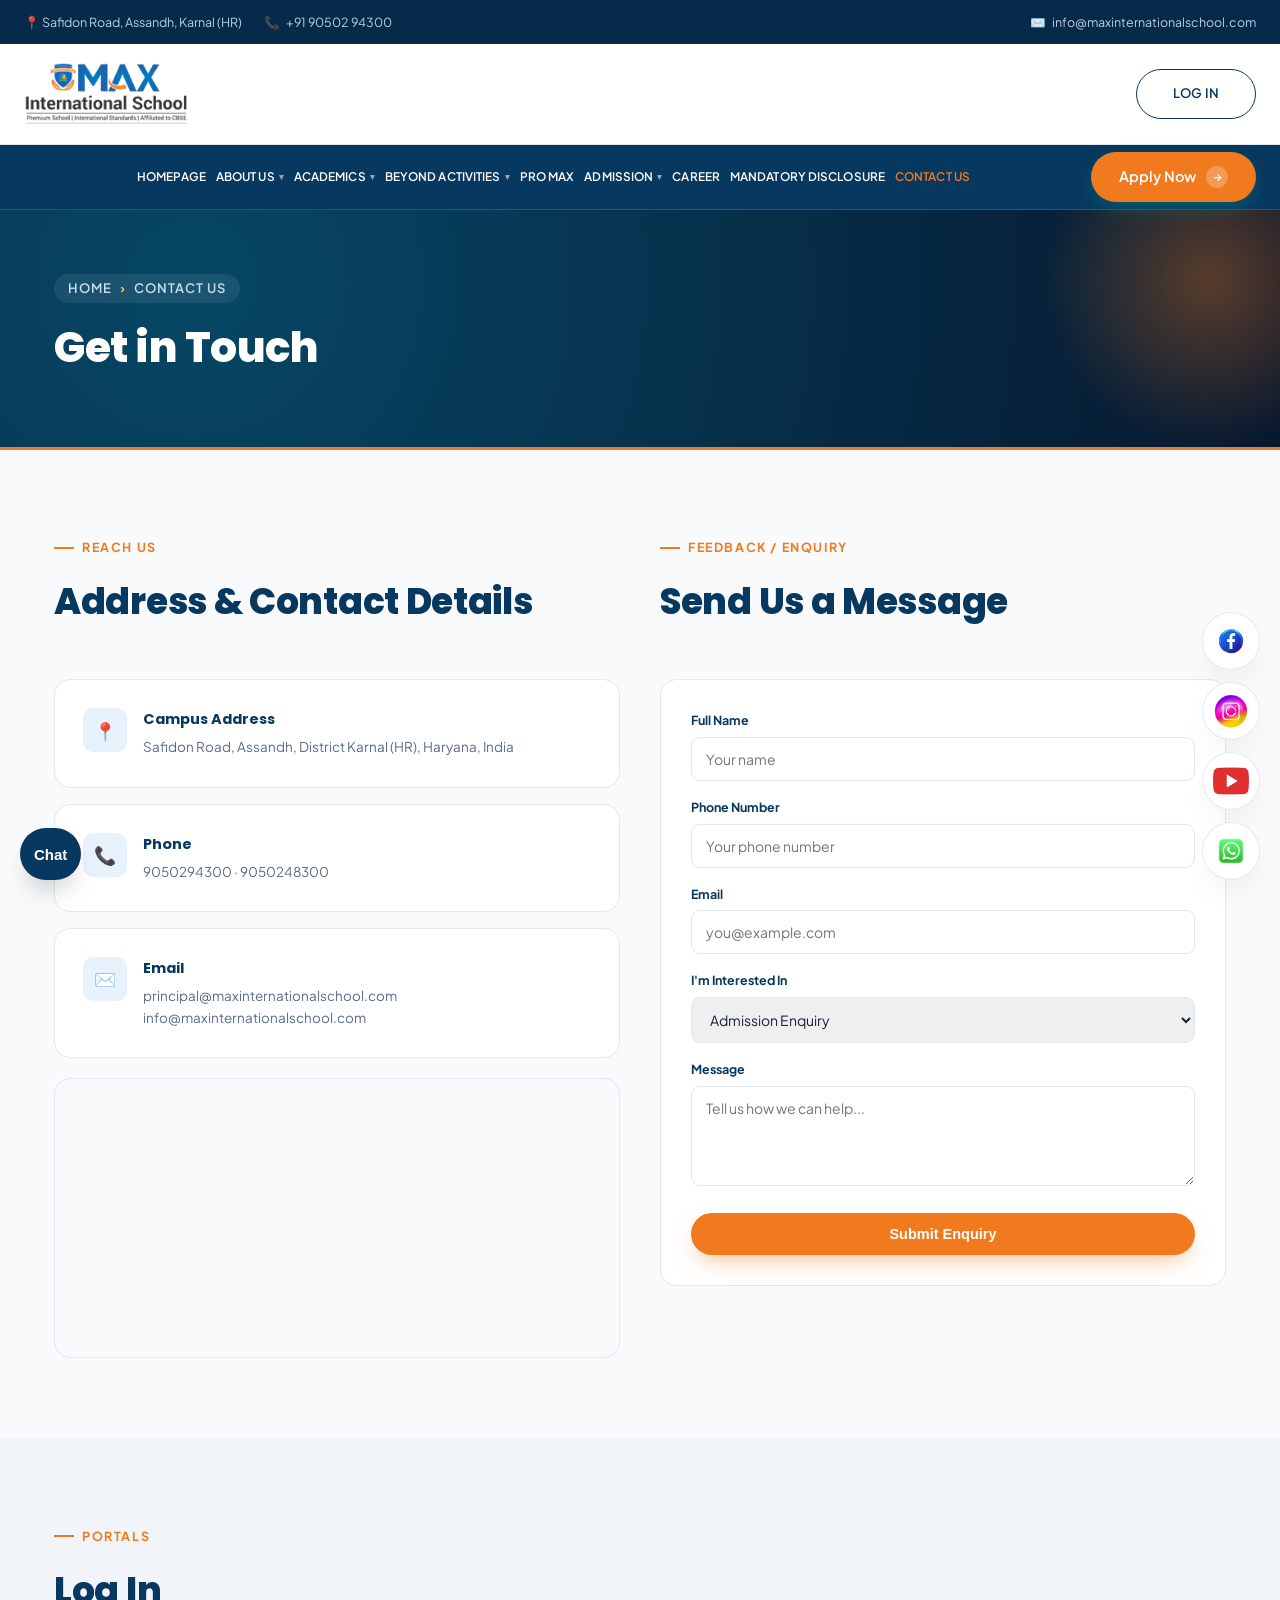
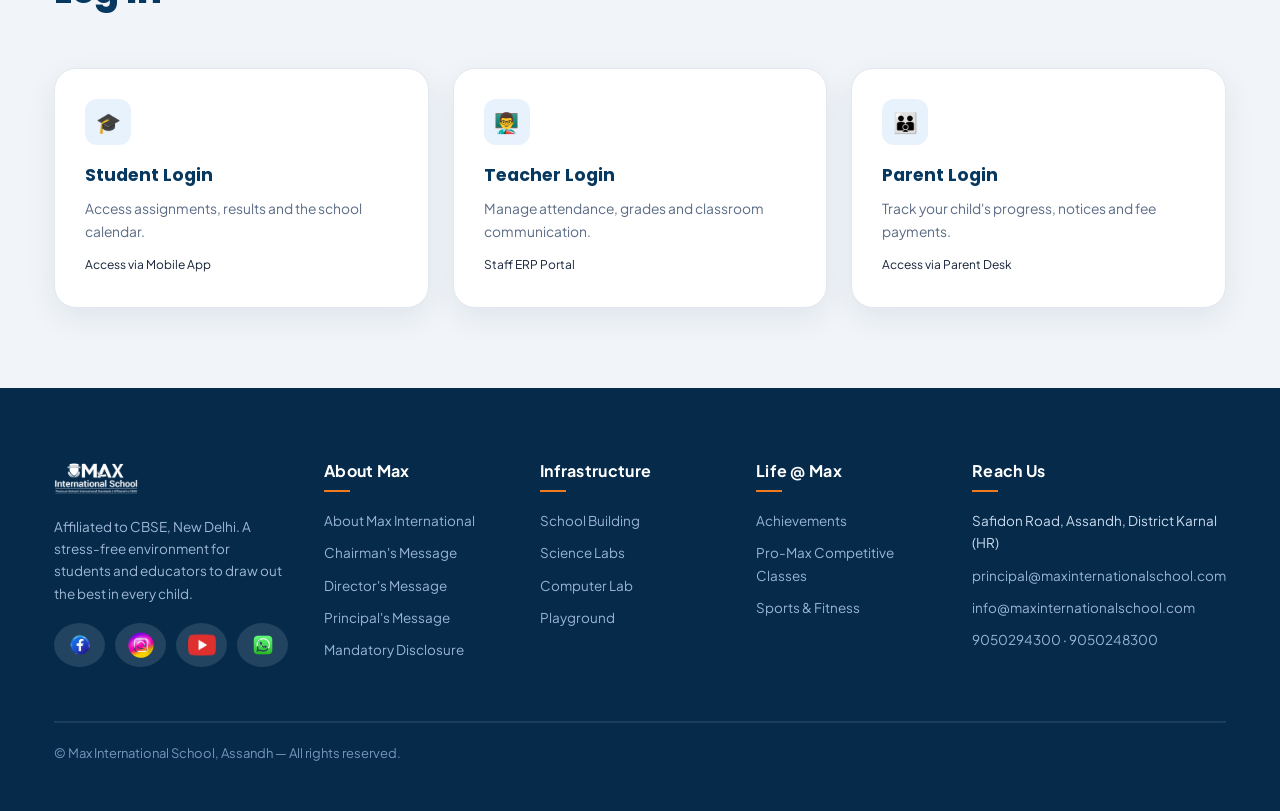
<file: contact-us.html>
<!DOCTYPE html>
<html lang="en">
<head>
<meta charset="UTF-8">
<meta name="viewport" content="width=device-width, initial-scale=1.0">
<title>Contact Us — Max International School</title>
<!-- meta:start -->
<meta name="description" content="Contact Max International School, Safidon Road, Assandh, District Karnal (HR). Phone 9050294300 / 9050248300, or send an enquiry online.">
<link rel="canonical" href="https://www.maxinternationalschool.com/contact-us.html">
<link rel="icon" href="assets/img/logo.png" type="image/png">
<link rel="apple-touch-icon" href="assets/img/logo.png">
<meta name="theme-color" content="#0B2E59">
<meta property="og:type" content="website">
<meta property="og:site_name" content="Max International School">
<meta property="og:title" content="Contact Us — Max International School">
<meta property="og:description" content="Contact Max International School, Safidon Road, Assandh, District Karnal (HR). Phone 9050294300 / 9050248300, or send an enquiry online.">
<meta property="og:url" content="https://www.maxinternationalschool.com/contact-us.html">
<meta property="og:image" content="https://www.maxinternationalschool.com/assets/img/school-building-1.jpg">
<meta property="og:image:alt" content="Max International School campus, Assandh">
<meta property="og:locale" content="en_IN">
<meta name="twitter:card" content="summary_large_image">
<meta name="twitter:title" content="Contact Us — Max International School">
<meta name="twitter:description" content="Contact Max International School, Safidon Road, Assandh, District Karnal (HR). Phone 9050294300 / 9050248300, or send an enquiry online.">
<meta name="twitter:image" content="https://www.maxinternationalschool.com/assets/img/school-building-1.jpg">
<!-- meta:end -->
<link rel="preconnect" href="https://fonts.googleapis.com">
<link rel="preconnect" href="https://fonts.gstatic.com" crossorigin>
<link href="https://fonts.googleapis.com/css2?family=Poppins:wght@500;600;700;800&family=Inter:wght@400;500;600;700&display=swap" rel="stylesheet">
<link rel="stylesheet" href="assets/css/style.css">
<!-- Applies photo swaps made in the CMS. Loaded here, not deferred, so a
     replaced photo is in place before the browser requests the original. -->
<script src="assets/js/site-images.js"></script>
</head>
<body>
  <a class="skip-link" href="#main-content">Skip to main content</a>
  <div class="topbar">
    <div class="container">
      <div class="topbar-left">
        <span>📍 Safidon Road, Assandh, Karnal (HR)</span>
        <span>📞 <a href="tel:+919050294300">+91 90502 94300</a></span>
      </div>
      <div class="topbar-right">
        <span>✉️ <a href="mailto:info@maxinternationalschool.com">info@maxinternationalschool.com</a></span>
      </div>
    </div>
  </div>
  <header class="main-nav">
    <div class="container nav-inner">
      <a href="index.html" class="logo-wrap">
        <img src="assets/img/logo.png" alt="Max International School logo">
      </a>
      <nav class="menu">
        <ul>
          <li><a href="index.html">Homepage</a></li>
          <li>
            <a href="about-us.html">About Us <span class="car">▾</span></a>
            <div class="dropdown">
              <div class="sub-head">About Max</div>
              <a href="about-us.html#philosophy">Philosophy</a>
              <a href="about-us.html#mission">Mission</a>
              <a href="about-us.html#vision">Vision</a>
              <a href="about-us.html#chairman">Message from Chairman</a>
              <a href="about-us.html#director">Message from Director</a>
              <a href="about-us.html#principal">Message from Principal</a>
              <div class="sub-head">Infrastructure</div>
              <a href="about-us.html#infra">Virtual Tour</a>
              <a href="about-us.html#infra">Facilities</a>
              <a href="about-us.html#faculty">Max Faculty</a>
              <a href="about-us.html#awards">Awards &amp; Honours</a>
            </div>
          </li>
          <li>
            <a href="academics.html">Academics <span class="car">▾</span></a>
            <div class="dropdown">
              <a href="academics.html#wings">Three Wings (Junior, Primary, Senior)</a>
              <a href="promax.html">PRO Max Classes</a>
              <a href="academics.html#how-we-teach">How We Teach</a>
              <a href="academics.html#curriculum">Curriculum</a>
              <a href="academics.html#beyond">Beyond Textbook</a>
              <a href="academics.html#planner">Yearly Planner</a>
            </div>
          </li>
          <li>
            <a href="beyond-activities.html">Beyond Activities <span class="car">▾</span></a>
            <div class="dropdown">
              <a href="beyond-activities.html#calendar">Co-Curricular Calendar</a>
              <a href="beyond-activities.html#sports">Sports</a>
              <a href="beyond-activities.html#council">Student Council</a>
              <a href="beyond-activities.html#exchange">Intl. Educational Exchange Programs</a>
              <a href="beyond-activities.html#visits">Educational Visits</a>
              <div class="sub-head">Gallery</div>
              <a href="gallery.html#events">Photo Gallery</a>
              <a href="gallery.html#newsletter">E-Newsletter</a>
              <a href="gallery.html#notif">Events &amp; Notifications</a>
            </div>
          </li>
          <li><a href="promax.html">Pro Max</a></li>
          <li>
            <a href="admission.html">Admission <span class="car">▾</span></a>
            <div class="dropdown">
              <a href="admission.html#process">Admission Process</a>
              <a href="admission.html#apply">Apply Now</a>
              <a href="admission.html#fees">Fee Structure</a>
              <a href="admission.html#refund-policy">Refund Policy</a>
            </div>
          </li>
          <li><a href="career.html">Career</a></li>
          <li><a href="mandatory-disclosure.html">Mandatory Disclosure</a></li>
          <li class="active"><a href="contact-us.html">Contact Us</a></li>
        </ul>
      </nav>
      <div class="nav-cta">
        <a href="admin.html" class="login-pill">Log In</a>
        <a href="admission.html#apply" class="gc-btn-pill">
          <span>Apply Now</span>
          <span class="btn-arrow-circle">→</span>
        </a>
        <div class="burger"><span></span><span></span><span></span></div>
      </div>
    </div>
  </header>

  <section id="main-content" tabindex="-1" class="page-hero">
    <div class="container">
      <span class="breadcrumb">Home <b>›</b> Contact Us</span>
      <h1>Get in Touch</h1>
    </div>
  </section>

  <section class="section">
    <div class="container contact-grid">
      <div>
        <div class="section-head">
          <span class="eyebrow">Reach Us</span>
          <h2>Address &amp; Contact Details</h2>
        </div>
        <div class="contact-info-card">
          <div class="ic">&#128205;</div>
          <div><h4>Campus Address</h4><p>Safidon Road, Assandh, District Karnal (HR), Haryana, India</p></div>
        </div>
        <div class="contact-info-card">
          <div class="ic">&#128222;</div>
          <div><h4>Phone</h4><p><a href="tel:+919050294300">9050294300</a> · <a href="tel:+919050248300">9050248300</a></p></div>
        </div>
        <div class="contact-info-card">
          <div class="ic">&#9993;&#65039;</div>
          <div><h4>Email</h4><p><a href="mailto:principal@maxinternationalschool.com">principal@maxinternationalschool.com</a><br><a href="mailto:info@maxinternationalschool.com">info@maxinternationalschool.com</a></p></div>
        </div>
        <div class="map-embed">
          <iframe src="https://www.google.com/maps/embed?pb=!1m18!1m12!1m3!1d750.8101929992997!2d76.6198580712509!3d29.490661895493055!2m3!1f0!2f0!3f0!3m2!1i1024!2i768!4f13.1!3m3!1m2!1s0x390e07afdc338aef%3A0xba337d56a99f099a!2sMAX%20INTERNATIONAL%20SCHOOL!5e1!3m2!1sen!2sin!4v1736226029477!5m2!1sen!2sin" allowfullscreen="" loading="lazy"></iframe>
        </div>
      </div>
      <div>
        <div class="section-head">
          <span class="eyebrow">Feedback / Enquiry</span>
          <h2>Send Us a Message</h2>
        </div>
        <div class="form-box" id="enquiry-form">
          <!-- Shown after a redirect back from backend/form_submit.php, which
               appends ?enquiry=sent|invalid|error. Hidden until then. -->
          <div id="enquiry-banner" class="form-banner" role="status" hidden></div>
          <form method="post" action="backend/form_submit.php">
            <label>Full Name</label>
            <input type="text" name="name" placeholder="Your name" required>
            <label>Phone Number</label>
            <input type="tel" name="phone" placeholder="Your phone number" required>
            <label>Email</label>
            <input type="email" name="email" placeholder="you@example.com" required>
            <label>I'm Interested In</label>
            <select name="interest">
              <option>Admission Enquiry</option>
              <option>Fee Structure</option>
              <option>Career / Vacancy</option>
              <option>General Feedback</option>
            </select>
            <label>Message</label>
            <textarea name="message" placeholder="Tell us how we can help..."></textarea>
            <!-- Honeypot: hidden from people, tempting to bots. A filled value
                 makes form_submit.php silently discard the submission. -->
            <div class="hp-field" aria-hidden="true">
              <label>Leave this field empty</label>
              <input type="text" name="website" tabindex="-1" autocomplete="off">
            </div>
            <button type="submit" class="btn btn-orange" style="margin-top:20px; width:100%; justify-content:center;">Submit Enquiry</button>
          </form>
        </div>
      </div>
    </div>
  </section>

  <section class="section section-alt">
    <div class="container">
      <div class="section-head">
        <span class="eyebrow">Portals</span>
        <h2>Log In</h2>
      </div>
      <div class="feature-grid">
        <div class="feature-card"><div class="ic">&#127891;</div><h3>Student Login</h3><p>Access assignments, results and the school calendar.</p><span class="tag" style="margin-top:12px; display:inline-block; font-size:12px;">Access via Mobile App</span></div>
        <div class="feature-card"><div class="ic">&#128104;&#8205;&#127979;&#65039;</div><h3>Teacher Login</h3><p>Manage attendance, grades and classroom communication.</p><span class="tag" style="margin-top:12px; display:inline-block; font-size:12px;">Staff ERP Portal</span></div>
        <div class="feature-card"><div class="ic">&#128106;</div><h3>Parent Login</h3><p>Track your child's progress, notices and fee payments.</p><span class="tag" style="margin-top:12px; display:inline-block; font-size:12px;">Access via Parent Desk</span></div>
      </div>
    </div>
  </section>
  <footer id="contact-footer">
    <div class="container">
      <div class="foot-grid">
        <div>
          <div class="foot-logo">
            <img src="assets/img/logo.png" alt="Max International School">
          </div>
          <p style="font-size:13.5px; color:#9fb8d6; max-width:260px;">Affiliated to CBSE, New Delhi. A stress-free environment for students and educators to draw out the best in every child.</p>
          <div class="foot-social">
            <a href="https://www.facebook.com/maxinternationalschoolassandh" aria-label="Facebook" target="_blank" rel="noopener noreferrer">
              <img src="assets/img/social-facebook.png" alt="Facebook" loading="lazy" decoding="async">
            </a>
            <a href="https://www.instagram.com/maxinternationalassandh?igsh=MWlybHdhb3M5c29iZg%3D%3D&utm_source=qr" aria-label="Instagram" target="_blank" rel="noopener noreferrer">
              <img src="assets/img/social-instagram.png" alt="Instagram" loading="lazy" decoding="async">
            </a>
            <a href="https://www.youtube.com/@maxinternationalschool2041" aria-label="YouTube" target="_blank" rel="noopener noreferrer">
              <img src="assets/img/social-youtube.png" alt="YouTube" loading="lazy" decoding="async">
            </a>
            <a href="https://wa.me/919050294300" aria-label="WhatsApp" target="_blank" rel="noopener noreferrer">
              <img src="assets/img/social-whatsapp.png" alt="WhatsApp" loading="lazy" decoding="async">
            </a>
          </div>
        </div>
        <div>
          <h5>About Max</h5>
          <ul>
            <li><a href="about-us.html">About Max International</a></li>
            <li><a href="about-us.html#chairman">Chairman's Message</a></li>
            <li><a href="about-us.html#director">Director's Message</a></li>
            <li><a href="about-us.html#principal">Principal's Message</a></li>
            <li><a href="mandatory-disclosure.html">Mandatory Disclosure</a></li>
          </ul>
        </div>
        <div>
          <h5>Infrastructure</h5>
          <ul>
            <li><a href="about-us.html#infra">School Building</a></li>
            <li><a href="about-us.html#infra">Science Labs</a></li>
            <li><a href="about-us.html#infra">Computer Lab</a></li>
            <li><a href="about-us.html#infra">Playground</a></li>
          </ul>
        </div>
        <div>
          <h5>Life @ Max</h5>
          <ul>
            <li><a href="beyond-activities.html">Achievements</a></li>
            <li><a href="promax.html">Pro-Max Competitive Classes</a></li>
            <li><a href="beyond-activities.html#sports">Sports &amp; Fitness</a></li>
          </ul>
        </div>
        <div>
          <h5>Reach Us</h5>
          <ul>
            <li>Safidon Road, Assandh, District Karnal (HR)</li>
            <li><a href="mailto:principal@maxinternationalschool.com">principal@maxinternationalschool.com</a></li>
            <li><a href="mailto:info@maxinternationalschool.com">info@maxinternationalschool.com</a></li>
            <li><a href="tel:+919050294300">9050294300</a> · <a href="tel:+919050248300">9050248300</a></li>
          </ul>
        </div>
      </div>
      <div class="foot-bottom">
        <span>© Max International School, Assandh — All rights reserved.</span>
      </div>
    </div>
  </footer>
  <div class="fixed-social-bar" aria-label="Quick social links">
    <a href="https://www.facebook.com/maxinternationalschoolassandh" aria-label="Facebook" target="_blank" rel="noopener noreferrer">
      <img src="assets/img/social-facebook.png" alt="Facebook" loading="lazy" decoding="async">
    </a>
    <a href="https://www.instagram.com/maxinternationalassandh?igsh=MWlybHdhb3M5c29iZg%3D%3D&utm_source=qr" aria-label="Instagram" target="_blank" rel="noopener noreferrer">
      <img src="assets/img/social-instagram.png" alt="Instagram" loading="lazy" decoding="async">
    </a>
    <a href="https://www.youtube.com/@maxinternationalschool2041" aria-label="YouTube" target="_blank" rel="noopener noreferrer">
      <img src="assets/img/social-youtube.png" alt="YouTube" loading="lazy" decoding="async">
    </a>
    <a href="https://wa.me/919050294300" aria-label="WhatsApp" target="_blank" rel="noopener noreferrer">
      <img src="assets/img/social-whatsapp.png" alt="WhatsApp" loading="lazy" decoding="async">
    </a>
  </div>
<script src="assets/js/menu.js"></script>
<script src="assets/js/chatbot.js"></script>
<script>
  // Turn the ?enquiry= flag left by form_submit.php into a visible banner, then
  // strip it from the URL so a refresh does not show the message a second time.
  (function () {
    var params = new URLSearchParams(window.location.search);
    var status = params.get('enquiry');
    if (!status) return;
    var banner = document.getElementById('enquiry-banner');
    if (!banner) return;
    var messages = {
      sent: ['ok', 'Thank you — your enquiry has reached us. We will be in touch soon.'],
      invalid: ['error', 'Please add your name and phone number so we can reply.'],
      error: ['error', 'Something went wrong saving your enquiry. Please try again or call us.']
    };
    var chosen = messages[status] || messages.error;
    banner.classList.add(chosen[0] === 'ok' ? 'is-ok' : 'is-error');
    banner.textContent = chosen[1];
    banner.hidden = false;
    if (window.history.replaceState) {
      window.history.replaceState({}, '', window.location.pathname + '#enquiry-form');
    }
  })();
</script>
</body>
</html>
</file>
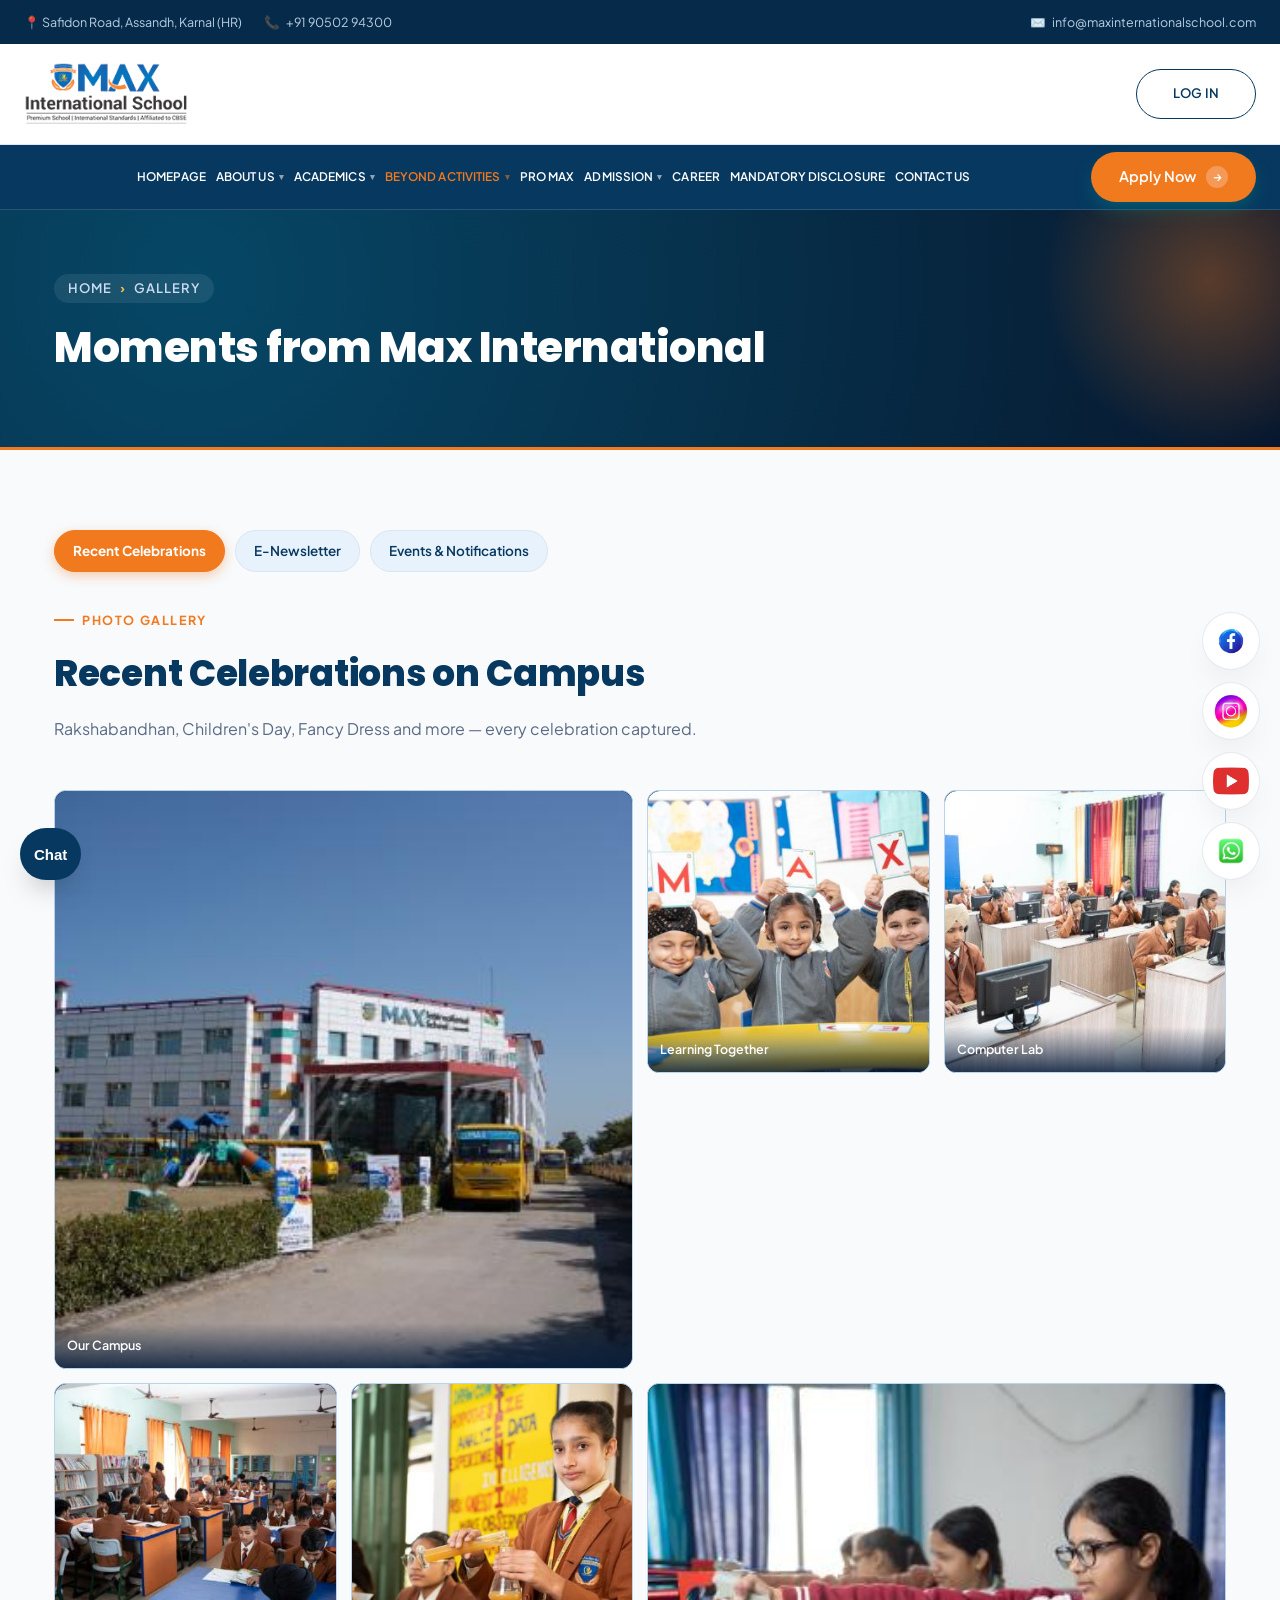
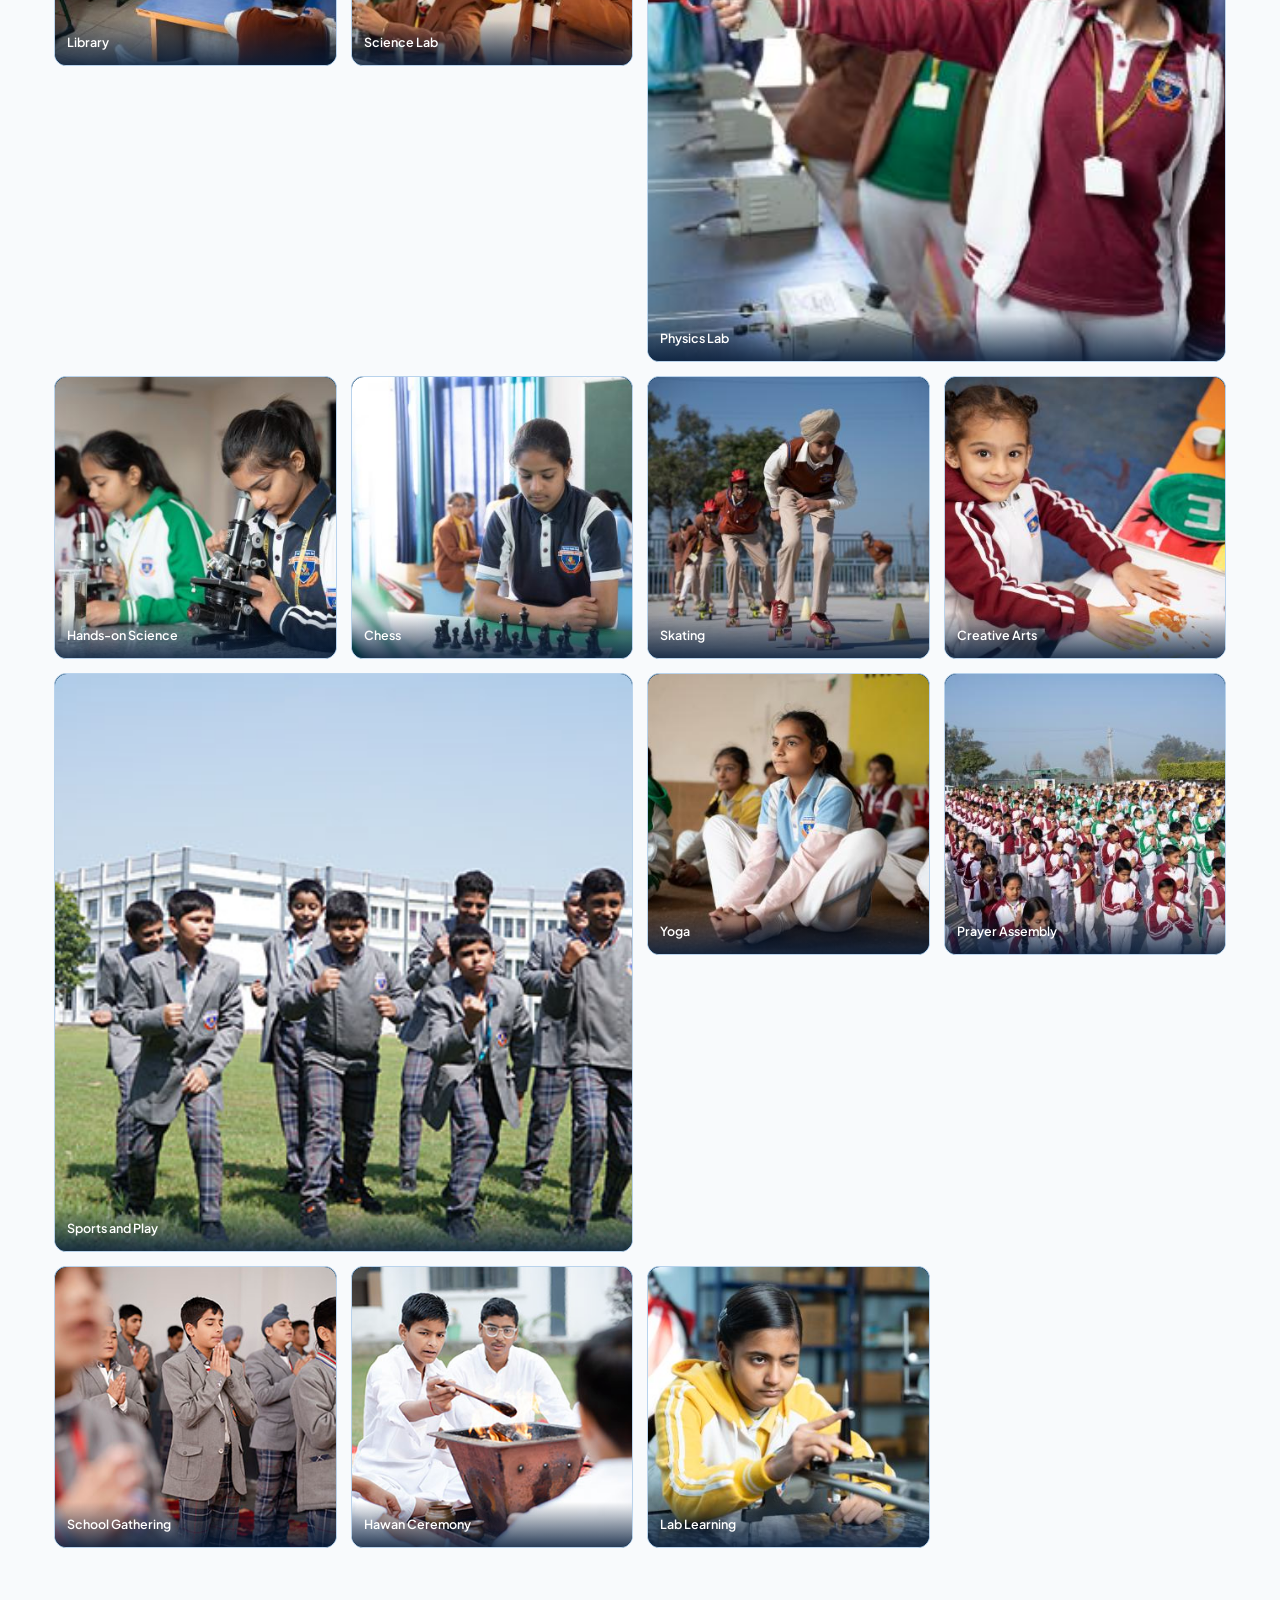
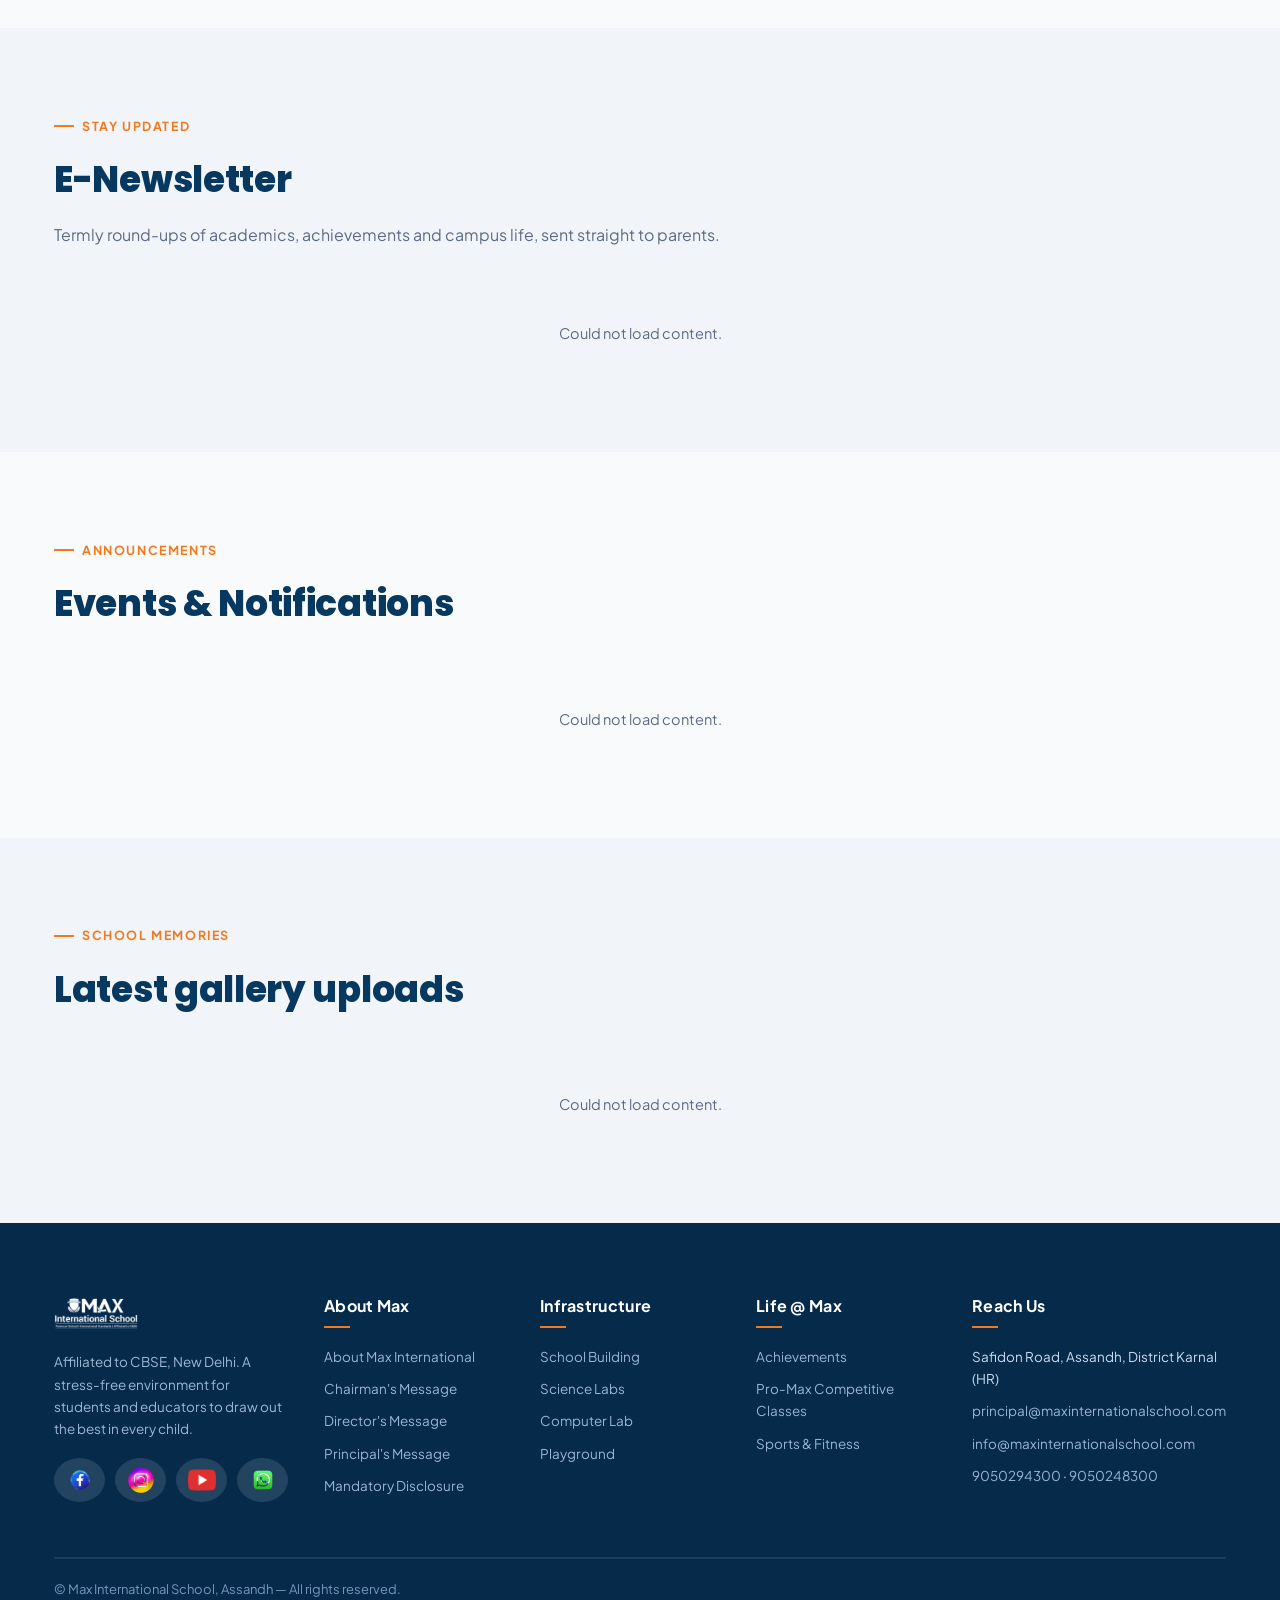
<file: gallery.html>
<!DOCTYPE html>
<html lang="en">
<head>
<meta charset="UTF-8">
<meta name="viewport" content="width=device-width, initial-scale=1.0">
<title>Gallery — Max International School</title>
<!-- meta:start -->
<meta name="description" content="Photo gallery, e-newsletter, events and notifications from Max International School, Assandh, Karnal.">
<link rel="canonical" href="https://www.maxinternationalschool.com/gallery.html">
<link rel="icon" href="assets/img/logo.png" type="image/png">
<link rel="apple-touch-icon" href="assets/img/logo.png">
<meta name="theme-color" content="#0B2E59">
<meta property="og:type" content="website">
<meta property="og:site_name" content="Max International School">
<meta property="og:title" content="Gallery — Max International School">
<meta property="og:description" content="Photo gallery, e-newsletter, events and notifications from Max International School, Assandh, Karnal.">
<meta property="og:url" content="https://www.maxinternationalschool.com/gallery.html">
<meta property="og:image" content="https://www.maxinternationalschool.com/assets/img/school-building-1.jpg">
<meta property="og:image:alt" content="Max International School campus, Assandh">
<meta property="og:locale" content="en_IN">
<meta name="twitter:card" content="summary_large_image">
<meta name="twitter:title" content="Gallery — Max International School">
<meta name="twitter:description" content="Photo gallery, e-newsletter, events and notifications from Max International School, Assandh, Karnal.">
<meta name="twitter:image" content="https://www.maxinternationalschool.com/assets/img/school-building-1.jpg">
<!-- meta:end -->
<link rel="preconnect" href="https://fonts.googleapis.com">
<link rel="preconnect" href="https://fonts.gstatic.com" crossorigin>
<link href="https://fonts.googleapis.com/css2?family=Poppins:wght@500;600;700;800&family=Inter:wght@400;500;600;700&display=swap" rel="stylesheet">
<link rel="stylesheet" href="assets/css/style.css">
<!-- Applies photo swaps made in the CMS. Loaded here, not deferred, so a
     replaced photo is in place before the browser requests the original. -->
<script src="assets/js/site-images.js"></script>
</head>
<body data-cms-module="gallery">
  <a class="skip-link" href="#main-content">Skip to main content</a>
  <div class="topbar">
    <div class="container">
      <div class="topbar-left">
        <span>📍 Safidon Road, Assandh, Karnal (HR)</span>
        <span>📞 <a href="tel:+919050294300">+91 90502 94300</a></span>
      </div>
      <div class="topbar-right">
        <span>✉️ <a href="mailto:info@maxinternationalschool.com">info@maxinternationalschool.com</a></span>
      </div>
    </div>
  </div>
  <header class="main-nav">
    <div class="container nav-inner">
      <a href="index.html" class="logo-wrap">
        <img src="assets/img/logo.png" alt="Max International School logo">
      </a>
      <nav class="menu">
        <ul>
          <li><a href="index.html">Homepage</a></li>
          <li>
            <a href="about-us.html">About Us <span class="car">▾</span></a>
            <div class="dropdown">
              <div class="sub-head">About Max</div>
              <a href="about-us.html#philosophy">Philosophy</a>
              <a href="about-us.html#mission">Mission</a>
              <a href="about-us.html#vision">Vision</a>
              <a href="about-us.html#chairman">Message from Chairman</a>
              <a href="about-us.html#director">Message from Director</a>
              <a href="about-us.html#principal">Message from Principal</a>
              <div class="sub-head">Infrastructure</div>
              <a href="about-us.html#infra">Virtual Tour</a>
              <a href="about-us.html#infra">Facilities</a>
              <a href="about-us.html#faculty">Max Faculty</a>
              <a href="about-us.html#awards">Awards &amp; Honours</a>
            </div>
          </li>
          <li>
            <a href="academics.html">Academics <span class="car">▾</span></a>
            <div class="dropdown">
              <a href="academics.html#wings">Three Wings (Junior, Primary, Senior)</a>
              <a href="promax.html">PRO Max Classes</a>
              <a href="academics.html#how-we-teach">How We Teach</a>
              <a href="academics.html#curriculum">Curriculum</a>
              <a href="academics.html#beyond">Beyond Textbook</a>
              <a href="academics.html#planner">Yearly Planner</a>
            </div>
          </li>
          <li class="active">
            <a href="beyond-activities.html">Beyond Activities <span class="car">▾</span></a>
            <div class="dropdown">
              <a href="beyond-activities.html#calendar">Co-Curricular Calendar</a>
              <a href="beyond-activities.html#sports">Sports</a>
              <a href="beyond-activities.html#council">Student Council</a>
              <a href="beyond-activities.html#exchange">Intl. Educational Exchange Programs</a>
              <a href="beyond-activities.html#visits">Educational Visits</a>
              <div class="sub-head">Gallery</div>
              <a href="gallery.html#events">Photo Gallery</a>
              <a href="gallery.html#newsletter">E-Newsletter</a>
              <a href="gallery.html#notif">Events &amp; Notifications</a>
            </div>
          </li>
          <li><a href="promax.html">Pro Max</a></li>
          <li>
            <a href="admission.html">Admission <span class="car">▾</span></a>
            <div class="dropdown">
              <a href="admission.html#process">Admission Process</a>
              <a href="admission.html#apply">Apply Now</a>
              <a href="admission.html#fees">Fee Structure</a>
              <a href="admission.html#refund-policy">Refund Policy</a>
            </div>
          </li>
          <li><a href="career.html">Career</a></li>
          <li><a href="mandatory-disclosure.html">Mandatory Disclosure</a></li>
          <li><a href="contact-us.html">Contact Us</a></li>
        </ul>
      </nav>
      <div class="nav-cta">
        <a href="admin.html" class="login-pill">Log In</a>
        <a href="admission.html#apply" class="gc-btn-pill">
          <span>Apply Now</span>
          <span class="btn-arrow-circle">→</span>
        </a>
        <div class="burger"><span></span><span></span><span></span></div>
      </div>
    </div>
  </header>

  <section id="main-content" tabindex="-1" class="page-hero">
    <div class="container">
      <span class="breadcrumb">Home <b>›</b> Gallery</span>
      <h1>Moments from Max International</h1>
    </div>
  </section>

  <section class="section" id="events">
    <div class="container">
      <div class="tab-row">
        <a href="#events" class="active">Recent Celebrations</a>
        <a href="#newsletter">E-Newsletter</a>
        <a href="#notif">Events &amp; Notifications</a>
      </div>
      <div class="section-head">
        <span class="eyebrow">Photo Gallery</span>
        <h2>Recent Celebrations on Campus</h2>
        <p>Rakshabandhan, Children's Day, Fancy Dress and more — every celebration captured.</p>
      </div>
      <div class="gallery-grid">
        <div class="gallery-tile wide cms-gallery-item"><img src="assets/img/school-building-1.jpg" alt="Max International School campus" loading="lazy" decoding="async"><span>Our Campus</span></div>
        <div class="gallery-tile cms-gallery-item"><img src="assets/img/School%20Images/MAX%20Students.jpg" alt="Max students in class" loading="lazy" decoding="async"><span>Learning Together</span></div>
        <div class="gallery-tile cms-gallery-item"><img src="assets/img/School%20Images/Computer%20lab.jpg" alt="Students in computer lab" loading="lazy" decoding="async"><span>Computer Lab</span></div>
        <div class="gallery-tile cms-gallery-item"><img src="assets/img/School%20Images/Library.jpg" alt="School library" loading="lazy" decoding="async"><span>Library</span></div>
        <div class="gallery-tile cms-gallery-item"><img src="assets/img/School%20Images/Science%20lab.jpg" alt="Science lab" loading="lazy" decoding="async"><span>Science Lab</span></div>
        <div class="gallery-tile wide cms-gallery-item"><img src="assets/img/School%20Images/Physics%20Lab%201.jpg" alt="Physics lab activity" loading="lazy" decoding="async"><span>Physics Lab</span></div>
        <div class="gallery-tile cms-gallery-item"><img src="assets/img/School%20Images/Microscope%20Image.jpg" alt="Microscope activity" loading="lazy" decoding="async"><span>Hands-on Science</span></div>
        <div class="gallery-tile cms-gallery-item"><img src="assets/img/School%20Images/Chess.jpg" alt="Students playing chess" loading="lazy" decoding="async"><span>Chess</span></div>
        <div class="gallery-tile cms-gallery-item"><img src="assets/img/School%20Images/skating.jpg" alt="Students skating" loading="lazy" decoding="async"><span>Skating</span></div>
        <div class="gallery-tile cms-gallery-item"><img src="assets/img/School%20Images/student%20doing%20Painting.jpg" alt="Student painting" loading="lazy" decoding="async"><span>Creative Arts</span></div>
        <div class="gallery-tile wide cms-gallery-item"><img src="assets/img/School%20Images/Student%20playing%20in%20Playground.jpg" alt="Students in playground" loading="lazy" decoding="async"><span>Sports and Play</span></div>
        <div class="gallery-tile cms-gallery-item"><img src="assets/img/School%20Images/Yoga.jpg" alt="Students doing yoga" loading="lazy" decoding="async"><span>Yoga</span></div>
        <div class="gallery-tile cms-gallery-item"><img src="assets/img/School%20Images/Prayer.jpg" alt="School prayer" loading="lazy" decoding="async"><span>Prayer Assembly</span></div>
        <div class="gallery-tile cms-gallery-item"><img src="assets/img/School%20Images/Prayer%202.jpg" alt="School prayer gathering" loading="lazy" decoding="async"><span>School Gathering</span></div>
        <div class="gallery-tile cms-gallery-item"><img src="assets/img/School%20Images/Hawan.jpg" alt="Hawan ceremony" loading="lazy" decoding="async"><span>Hawan Ceremony</span></div>
        <div class="gallery-tile cms-gallery-item"><img src="assets/img/School%20Images/physics%20Lab.jpg" alt="Students in physics lab" loading="lazy" decoding="async"><span>Lab Learning</span></div>
      </div>
    </div>
  </section>

  <section class="section section-alt" id="newsletter">
    <div class="container">
      <div class="section-head">
        <span class="eyebrow">Stay Updated</span>
        <h2>E-Newsletter</h2>
        <p>Termly round-ups of academics, achievements and campus life, sent straight to parents.</p>
      </div>
      <div class="feature-grid" data-cms-list="newsletters"></div>
    </div>
  </section>

  <section class="section" id="notif">
    <div class="container">
      <div class="section-head">
        <span class="eyebrow">Announcements</span>
        <h2>Events &amp; Notifications</h2>
      </div>
      <div data-cms-list="notifications"></div>
    </div>
  </section>
  <section class="section section-alt"><div class="container"><div class="section-head"><span class="eyebrow">School Memories</span><h2>Latest gallery uploads</h2></div><div class="gallery-grid" data-cms-list></div></div></section>
  <footer id="contact-footer">
    <div class="container">
      <div class="foot-grid">
        <div>
          <div class="foot-logo">
            <img src="assets/img/logo.png" alt="Max International School">
          </div>
          <p style="font-size:13.5px; color:#9fb8d6; max-width:260px;">Affiliated to CBSE, New Delhi. A stress-free environment for students and educators to draw out the best in every child.</p>
          <div class="foot-social">
            <a href="https://www.facebook.com/maxinternationalschoolassandh" aria-label="Facebook" target="_blank" rel="noopener noreferrer">
              <img src="assets/img/social-facebook.png" alt="Facebook" loading="lazy" decoding="async">
            </a>
            <a href="https://www.instagram.com/maxinternationalassandh?igsh=MWlybHdhb3M5c29iZg%3D%3D&utm_source=qr" aria-label="Instagram" target="_blank" rel="noopener noreferrer">
              <img src="assets/img/social-instagram.png" alt="Instagram" loading="lazy" decoding="async">
            </a>
            <a href="https://www.youtube.com/@maxinternationalschool2041" aria-label="YouTube" target="_blank" rel="noopener noreferrer">
              <img src="assets/img/social-youtube.png" alt="YouTube" loading="lazy" decoding="async">
            </a>
            <a href="https://wa.me/919050294300" aria-label="WhatsApp" target="_blank" rel="noopener noreferrer">
              <img src="assets/img/social-whatsapp.png" alt="WhatsApp" loading="lazy" decoding="async">
            </a>
          </div>
        </div>
        <div>
          <h5>About Max</h5>
          <ul>
            <li><a href="about-us.html">About Max International</a></li>
            <li><a href="about-us.html#chairman">Chairman's Message</a></li>
            <li><a href="about-us.html#director">Director's Message</a></li>
            <li><a href="about-us.html#principal">Principal's Message</a></li>
            <li><a href="mandatory-disclosure.html">Mandatory Disclosure</a></li>
          </ul>
        </div>
        <div>
          <h5>Infrastructure</h5>
          <ul>
            <li><a href="about-us.html#infra">School Building</a></li>
            <li><a href="about-us.html#infra">Science Labs</a></li>
            <li><a href="about-us.html#infra">Computer Lab</a></li>
            <li><a href="about-us.html#infra">Playground</a></li>
          </ul>
        </div>
        <div>
          <h5>Life @ Max</h5>
          <ul>
            <li><a href="beyond-activities.html">Achievements</a></li>
            <li><a href="promax.html">Pro-Max Competitive Classes</a></li>
            <li><a href="beyond-activities.html#sports">Sports &amp; Fitness</a></li>
          </ul>
        </div>
        <div>
          <h5>Reach Us</h5>
          <ul>
            <li>Safidon Road, Assandh, District Karnal (HR)</li>
            <li><a href="mailto:principal@maxinternationalschool.com">principal@maxinternationalschool.com</a></li>
            <li><a href="mailto:info@maxinternationalschool.com">info@maxinternationalschool.com</a></li>
            <li><a href="tel:+919050294300">9050294300</a> · <a href="tel:+919050248300">9050248300</a></li>
          </ul>
        </div>
      </div>
      <div class="foot-bottom">
        <span>© Max International School, Assandh — All rights reserved.</span>
      </div>
    </div>
  </footer>
  <div class="fixed-social-bar" aria-label="Quick social links">
    <a href="https://www.facebook.com/maxinternationalschoolassandh" aria-label="Facebook" target="_blank" rel="noopener noreferrer">
      <img src="assets/img/social-facebook.png" alt="Facebook" loading="lazy" decoding="async">
    </a>
    <a href="https://www.instagram.com/maxinternationalassandh?igsh=MWlybHdhb3M5c29iZg%3D%3D&utm_source=qr" aria-label="Instagram" target="_blank" rel="noopener noreferrer">
      <img src="assets/img/social-instagram.png" alt="Instagram" loading="lazy" decoding="async">
    </a>
    <a href="https://www.youtube.com/@maxinternationalschool2041" aria-label="YouTube" target="_blank" rel="noopener noreferrer">
      <img src="assets/img/social-youtube.png" alt="YouTube" loading="lazy" decoding="async">
    </a>
    <a href="https://wa.me/919050294300" aria-label="WhatsApp" target="_blank" rel="noopener noreferrer">
      <img src="assets/img/social-whatsapp.png" alt="WhatsApp" loading="lazy" decoding="async">
    </a>
  </div>
<script src="assets/js/menu.js"></script>
<script src="assets/js/cms-content.js"></script>
<script src="assets/js/chatbot.js"></script>
</body>
</html>
</file>
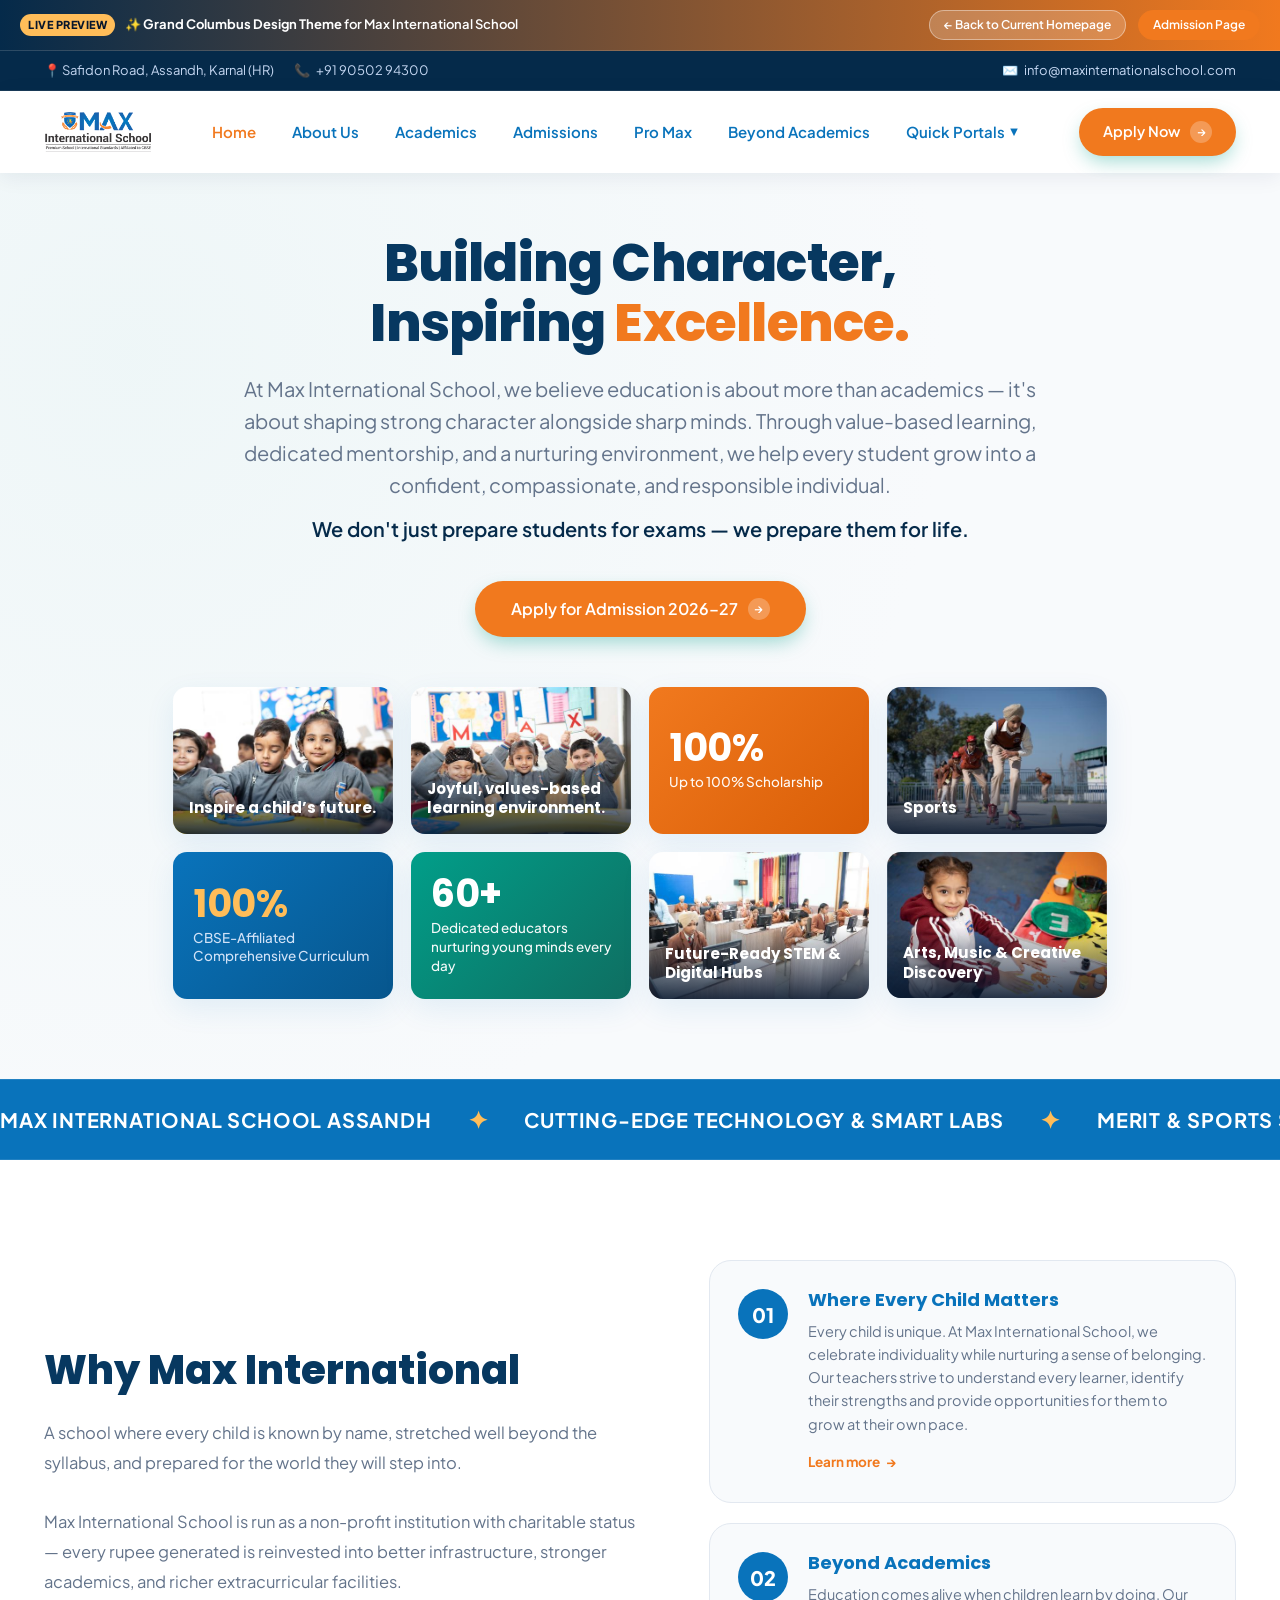
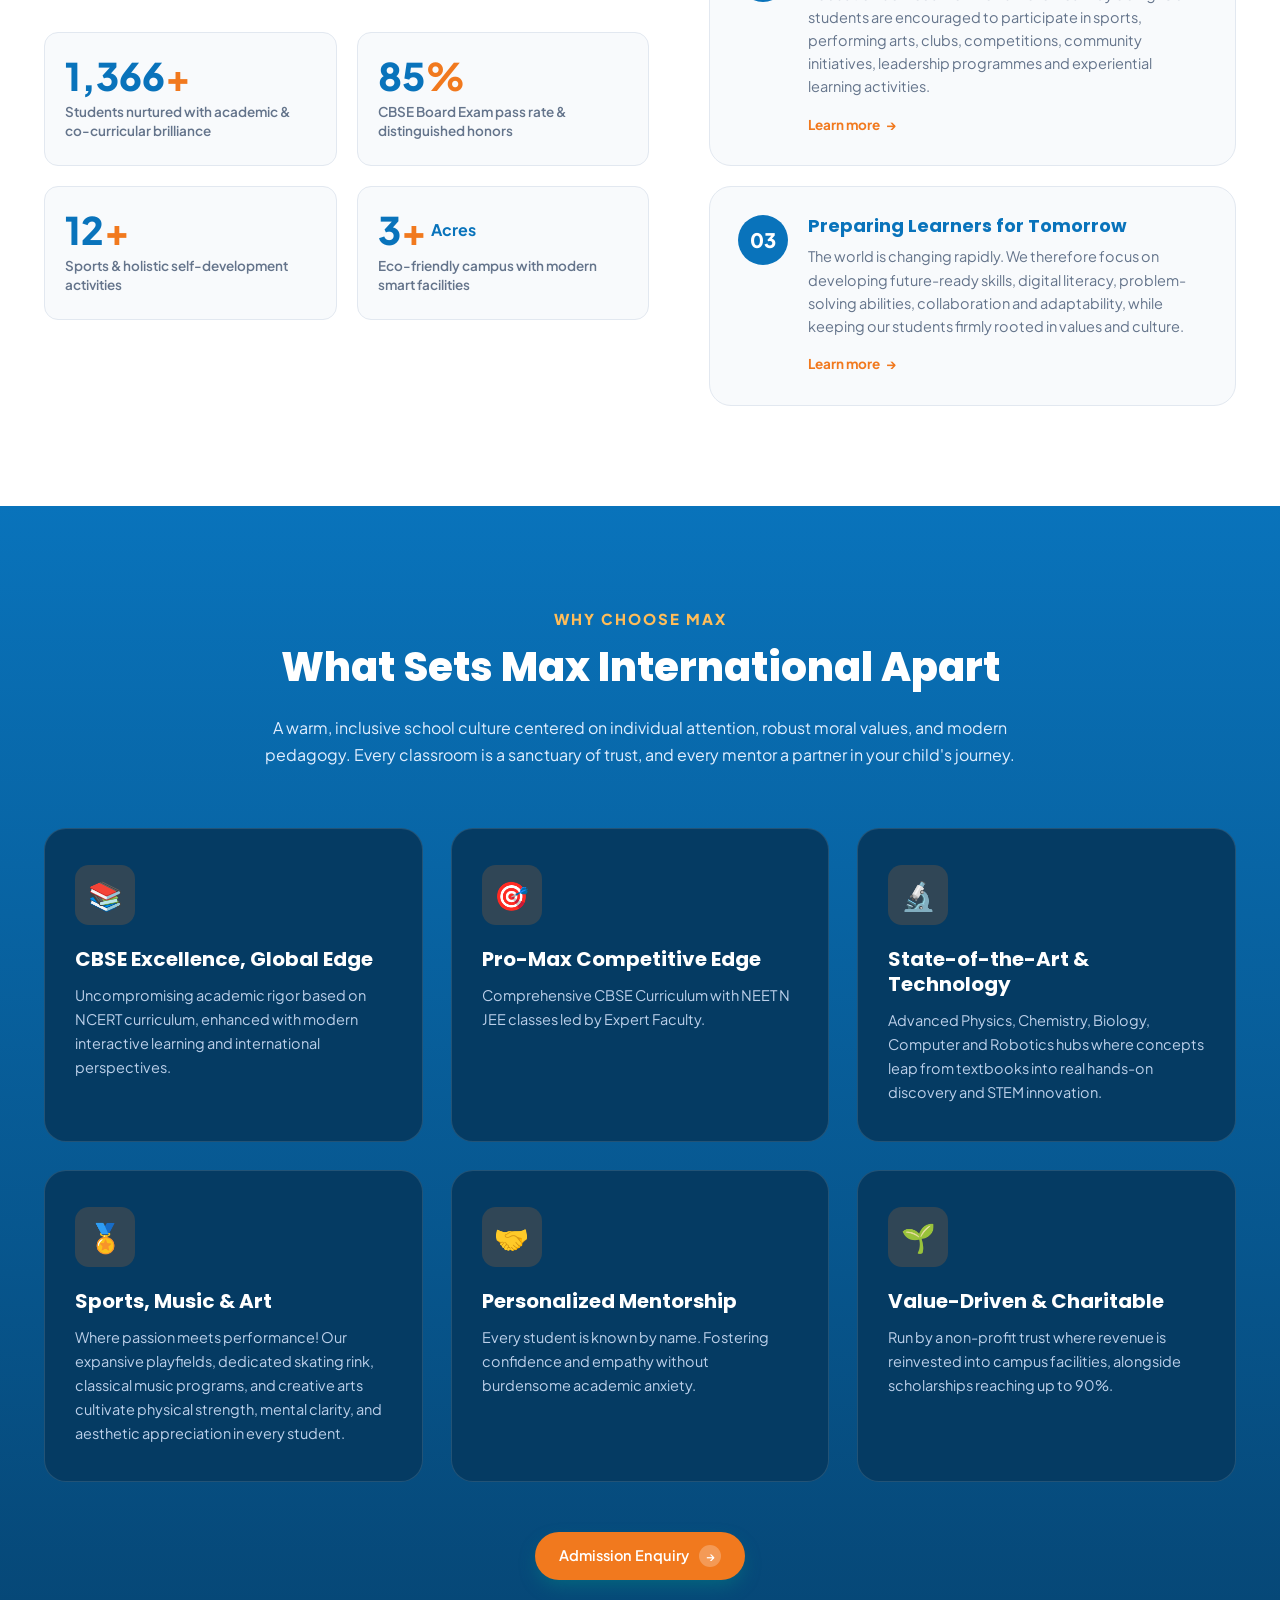
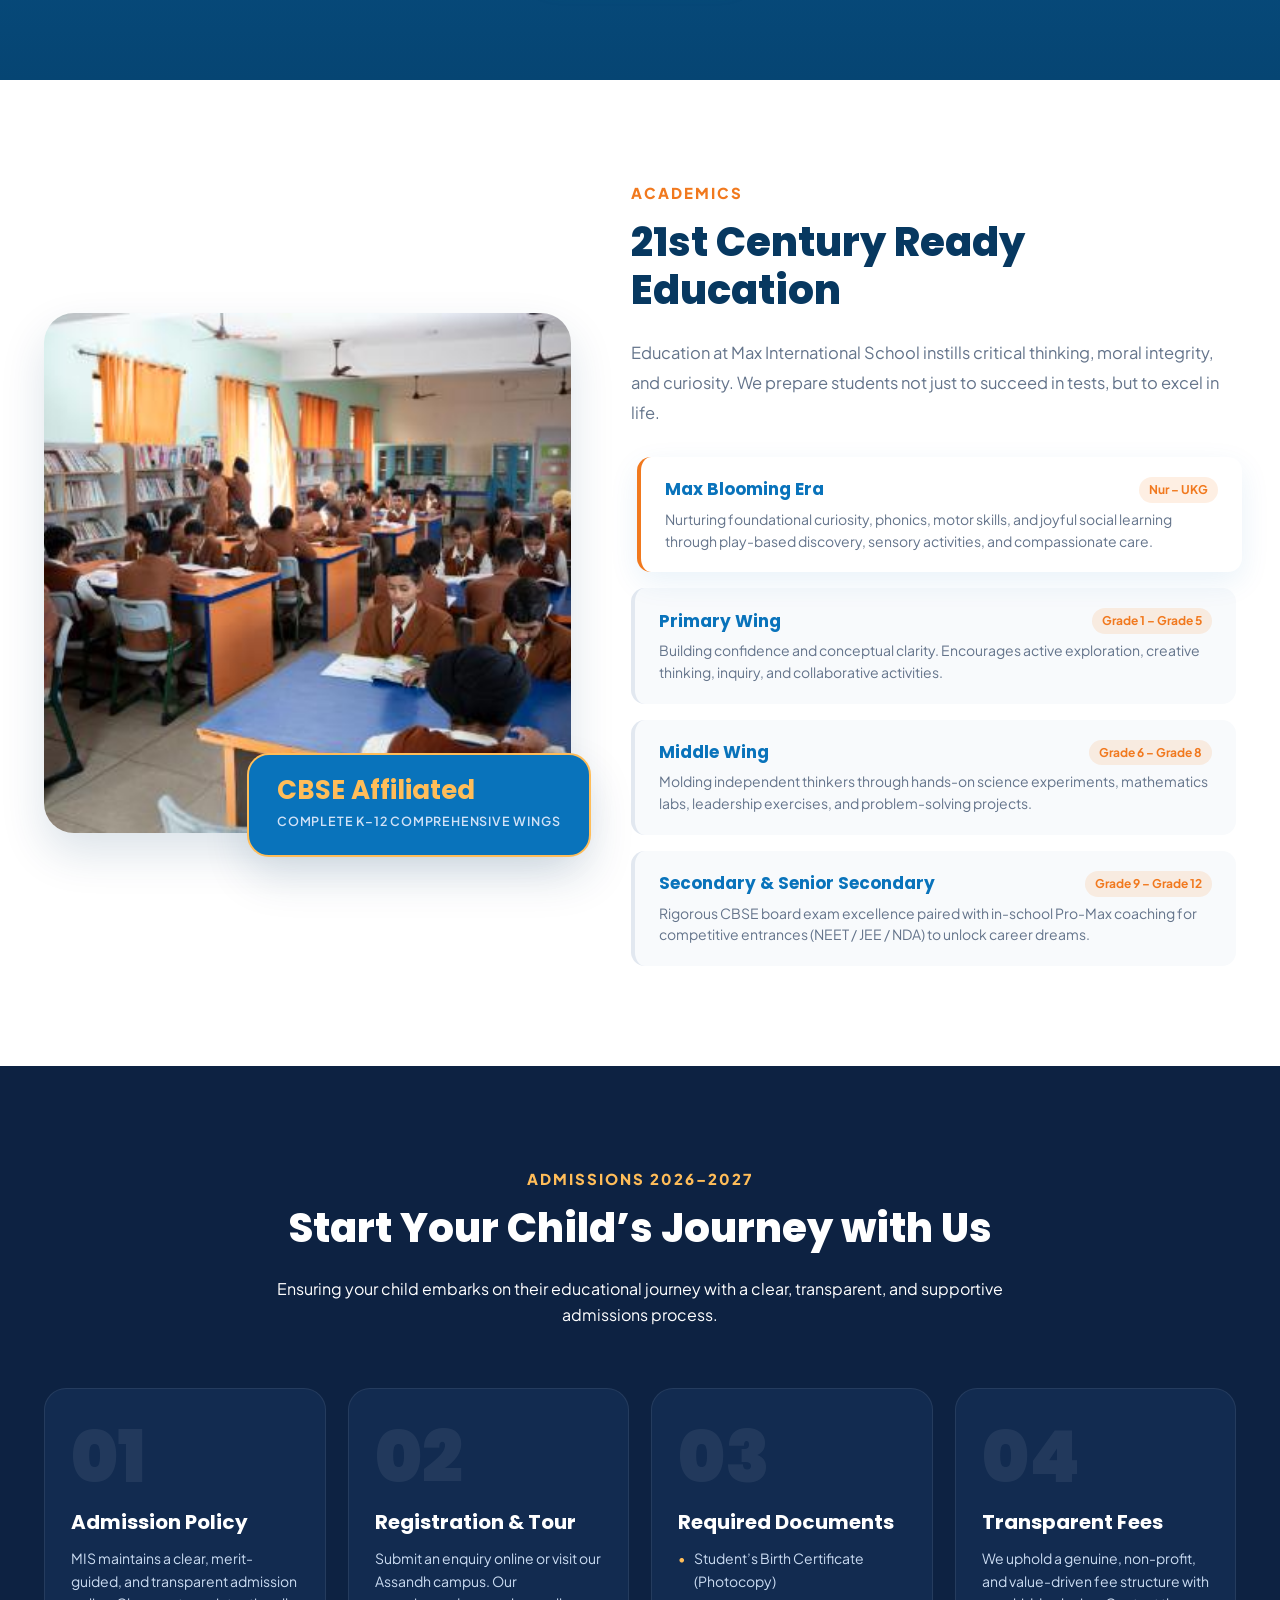
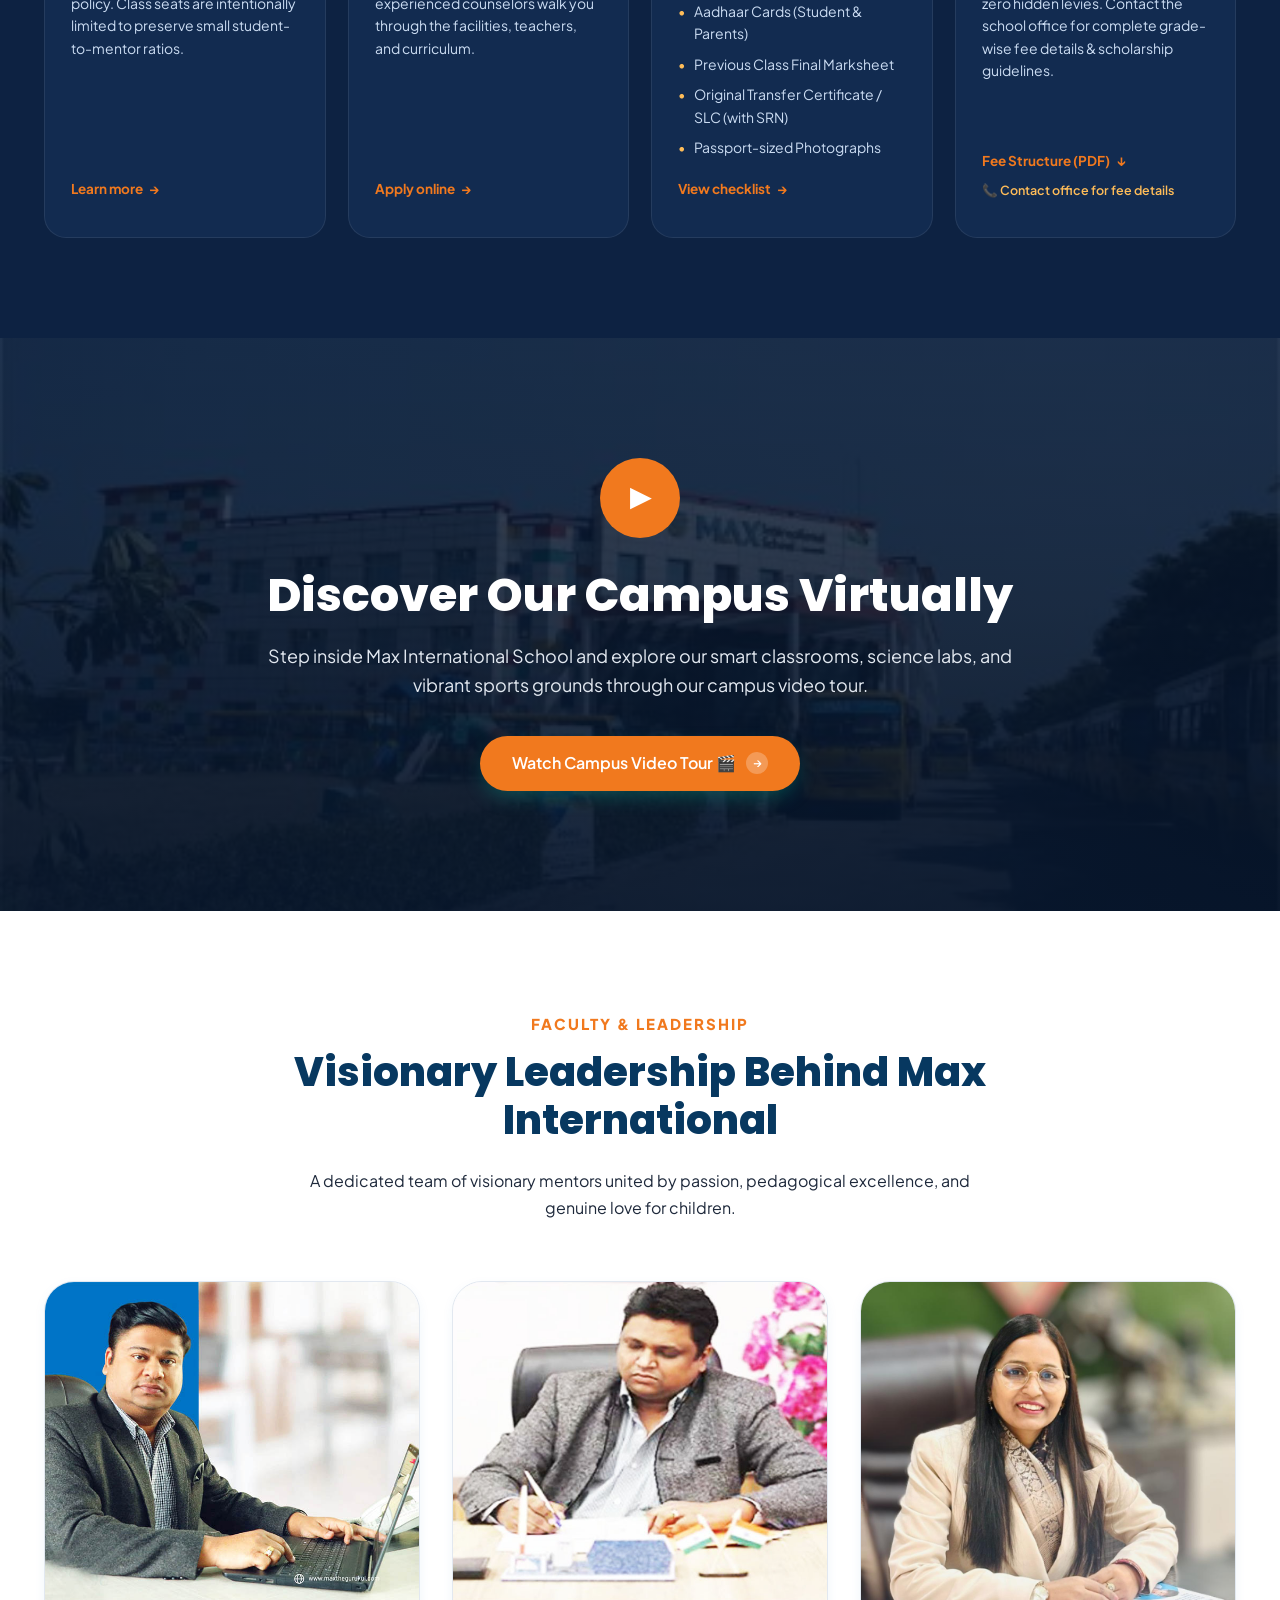
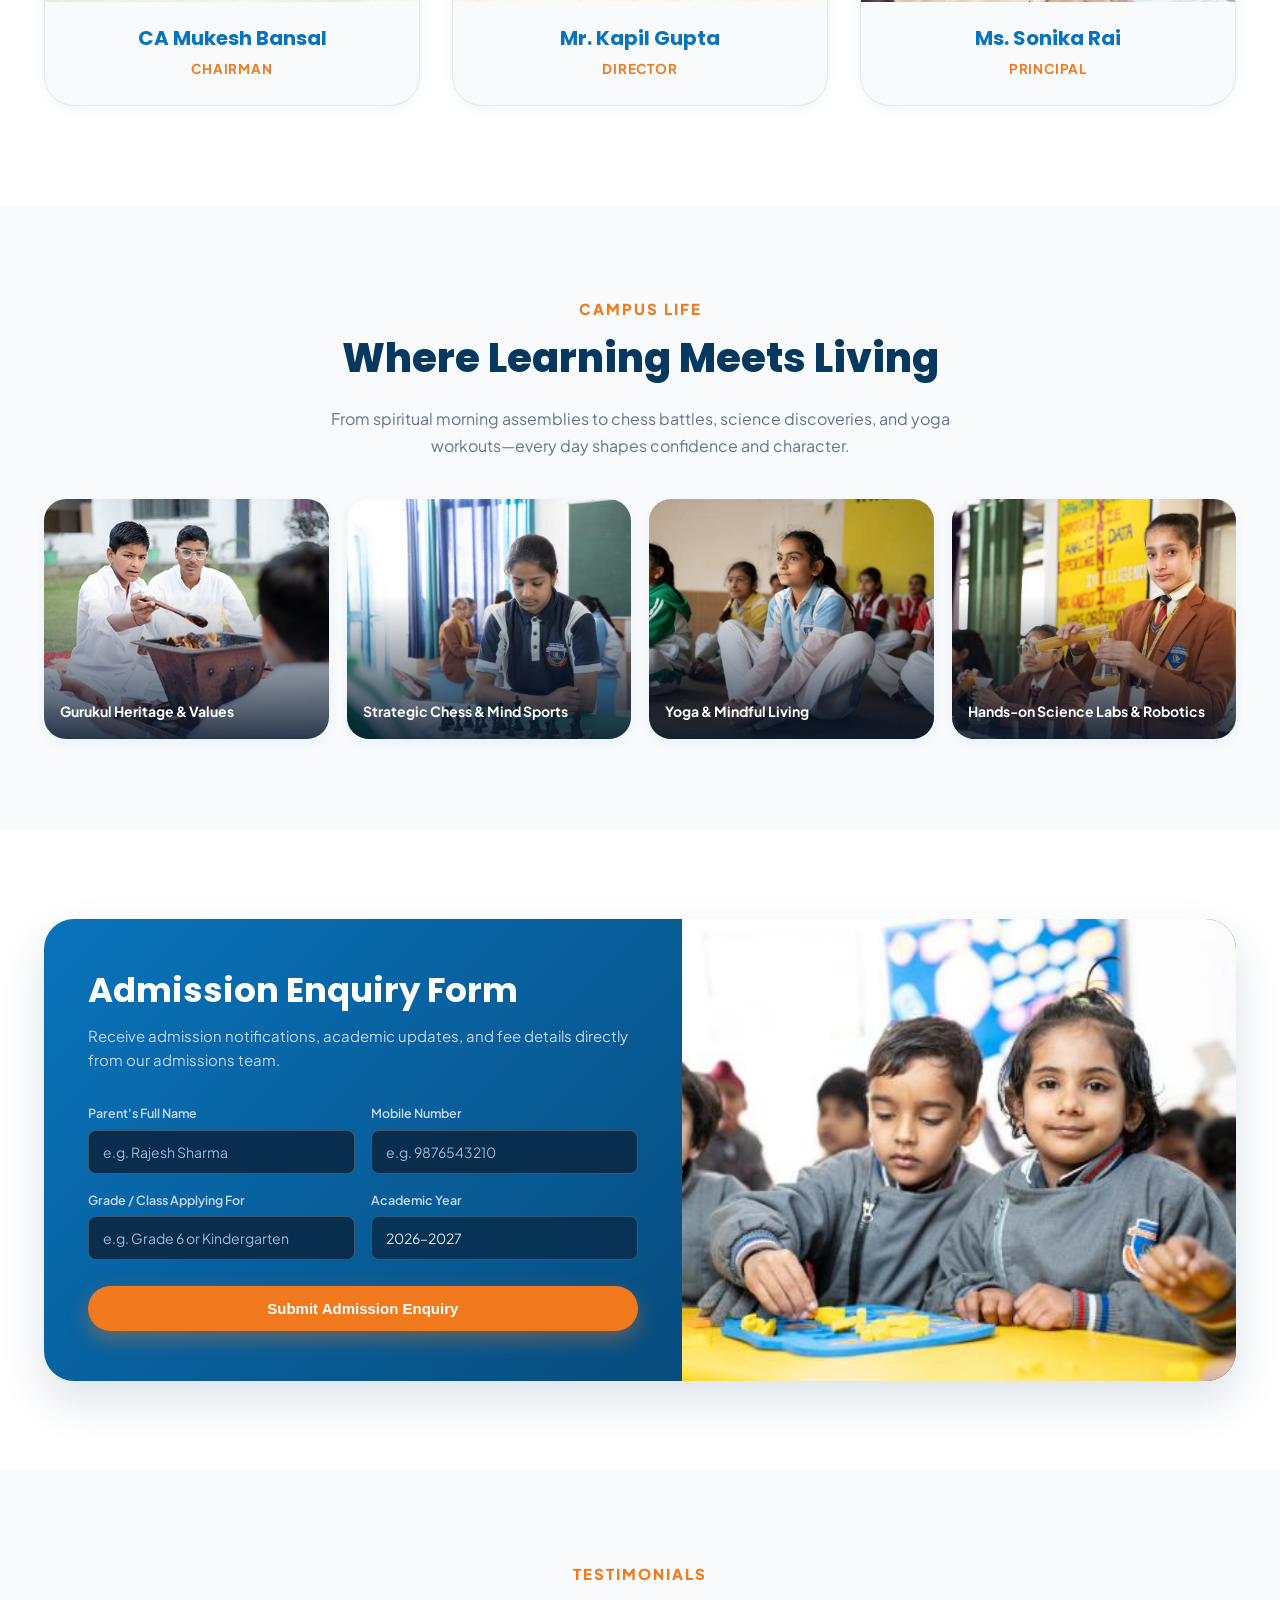
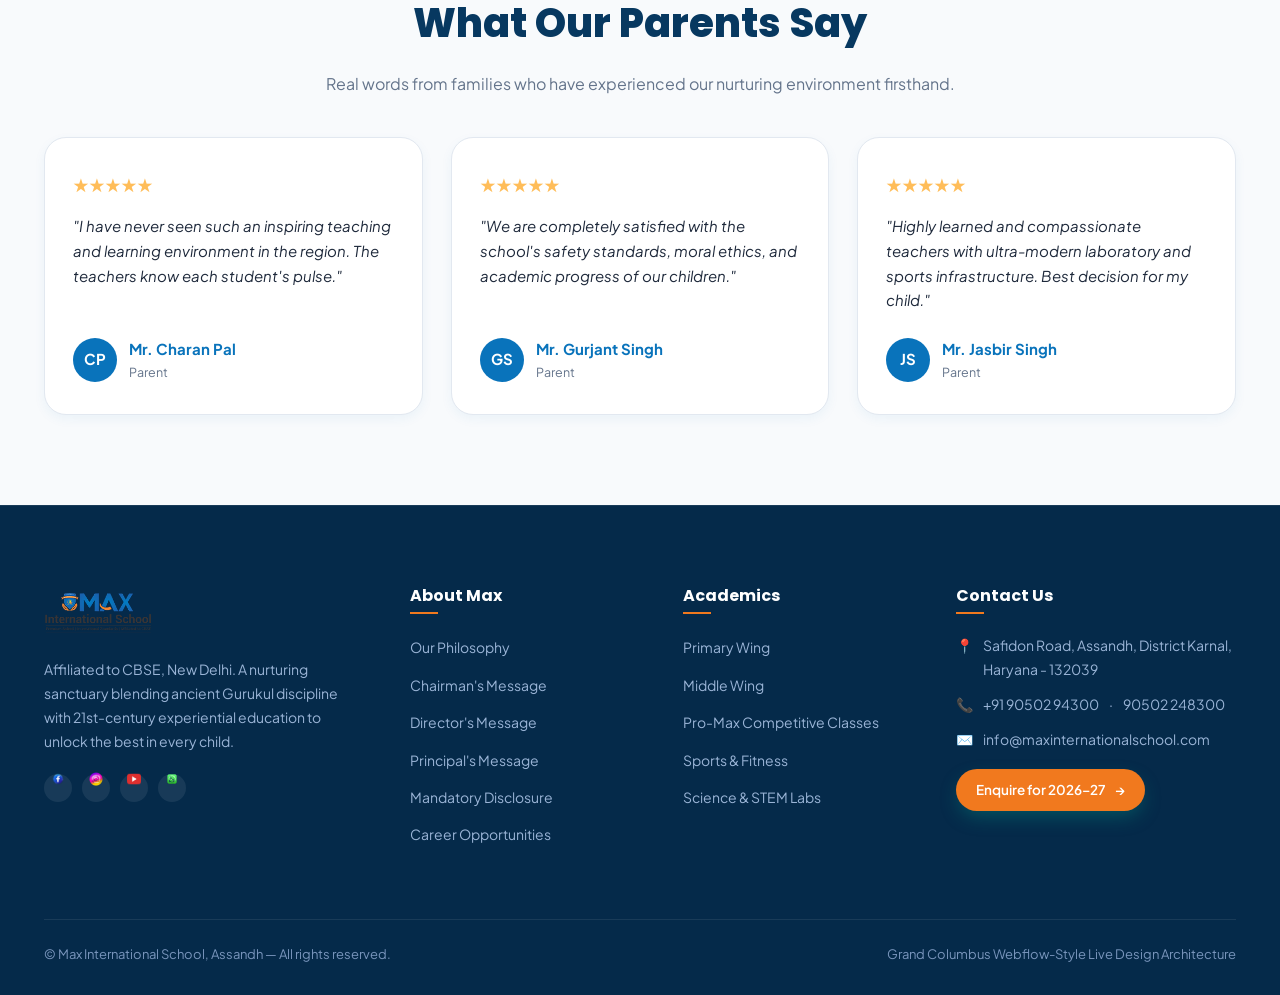
<file: index-preview.html>
<!DOCTYPE html>
<html lang="en">
<head>
  <meta charset="UTF-8">
  <meta name="viewport" content="width=device-width, initial-scale=1.0">
  <title>Max International School — Grand Columbus Style Live Preview</title>
  <meta name="description" content="Live preview of Max International School Assandh, redesigned with the modern Webflow aesthetic of Grand Columbus International School.">
  <link rel="icon" href="assets/img/logo.png" type="image/png">
  <!-- Modern Google Fonts -->
  <link rel="preconnect" href="https://fonts.googleapis.com">
  <link rel="preconnect" href="https://fonts.gstatic.com" crossorigin>
  <link href="https://fonts.googleapis.com/css2?family=Plus+Jakarta+Sans:wght@300;400;500;600;700;800&family=Poppins:wght@500;600;700;800&display=swap" rel="stylesheet">
  <!-- Dedicated Grand Columbus Theme Stylesheet -->
  <link rel="stylesheet" href="assets/css/preview-grand.css">
</head>
<body>

  <!-- ==========================================================================
       PREVIEW NOTIFICATION BAR
       ========================================================================== -->
  <div class="preview-indicator-bar">
    <div style="display: flex; align-items: center; gap: 10px;">
      <span class="badge">Live Preview</span>
      <span>✨ <strong>Grand Columbus Design Theme</strong> for Max International School</span>
    </div>
    <div style="display: flex; align-items: center; gap: 12px;">
      <a href="index.html" class="compare-btn">← Back to Current Homepage</a>
      <a href="admission.html" class="compare-btn" style="background: var(--gc-orange); border-color: var(--gc-orange);">Admission Page</a>
    </div>
  </div>

  <!-- ==========================================================================
       TOP INFO & SOCIAL BAR
       ========================================================================== -->
  <div class="gc-topbar">
    <div class="gc-container">
      <div class="gc-topbar-info">
        <span>📍 Safidon Road, Assandh, Karnal (HR)</span>
        <span>📞 <a href="tel:+919050294300">+91 90502 94300</a></span>
      </div>
      <div class="gc-topbar-right">
        <span>✉️ <a href="mailto:info@maxinternationalschool.com">info@maxinternationalschool.com</a></span>
      </div>
    </div>
  </div>

  <!-- ==========================================================================
       STICKY NAVBAR & MEGA PORTALS MENU
       ========================================================================== -->
  <header class="gc-navbar">
    <div class="gc-container">
      <div class="gc-navbar-inner">
        <!-- Brand Logo -->
        <a href="index-preview.html" class="gc-brand-logo">
          <img src="assets/img/logo.png" alt="Max International School logo">
        </a>

        <!-- Main Navigation Links -->
        <nav>
          <ul class="gc-nav-menu" id="gcNavMenu">
            <li class="gc-nav-item"><a href="index-preview.html" class="gc-nav-link active">Home</a></li>
            <li class="gc-nav-item"><a href="about-us.html" class="gc-nav-link">About Us</a></li>
            <li class="gc-nav-item"><a href="academics.html" class="gc-nav-link">Academics</a></li>
            <li class="gc-nav-item"><a href="admission.html" class="gc-nav-link">Admissions</a></li>
            <li class="gc-nav-item"><a href="promax.html" class="gc-nav-link">Pro Max</a></li>
            <li class="gc-nav-item"><a href="beyond-activities.html" class="gc-nav-link">Beyond Academics</a></li>
            <li class="gc-nav-item">
              <a href="#" class="gc-nav-link" id="gcMegaToggle">
                Quick Portals <span class="arrow-caret">▼</span>
              </a>
              <!-- Mega Dropdown Grid (Grand Columbus Style) -->
              <div class="gc-mega-dropdown" id="gcMegaDropdown">
                <a href="admin.html">🔐 Student / Staff Login</a>
                <a href="admission.html#fees">💳 Online Fee Details</a>
                <a href="academics.html#planner">📅 Academic Calendar</a>
                <a href="mandatory-disclosure.html">📋 CBSE Mandatory Disclosure</a>
                <a href="gallery.html#notif">📢 Circulars &amp; News</a>
                <a href="gallery.html#events">📸 Campus Photo Gallery</a>
                <a href="about-us.html#infra">🌐 360° Virtual Campus Tour</a>
                <a href="career.html">💼 Careers / Staff Recruitment</a>
                <a href="contact-us.html">📍 Reach &amp; Locate Us</a>
              </div>
            </li>
          </ul>
        </nav>

        <!-- CTA & Burger -->
        <div class="gc-nav-actions">
          <a href="admission.html" class="gc-btn-pill">
            <span>Apply Now</span>
            <span class="btn-arrow-circle">→</span>
          </a>
          <button class="gc-burger-btn" id="gcBurgerBtn" aria-label="Toggle navigation">☰</button>
        </div>
      </div>
    </div>
  </header>

  <!-- ==========================================================================
       HERO SECTION WITH DYNAMIC FLOATING MOSAIC GRID
       ========================================================================== -->
  <section class="gc-hero">
    <div class="gc-container">
      <div class="gc-hero-headline-wrap">
        <h1 class="gc-hero-title">
          Building Character,<br>
          Inspiring <span class="hl">Excellence.</span>
        </h1>
        <p class="gc-hero-subtitle">
          At Max International School, we believe education is about more than academics — it's about shaping strong character alongside sharp minds. Through value-based learning, dedicated mentorship, and a nurturing environment, we help every student grow into a confident, compassionate, and responsible individual.
          <span style="display:block; margin-top:12px; font-weight:600; color:var(--gc-navy-dark, #052a4a);">We don't just prepare students for exams — we prepare them for life.</span>
        </p>
        <div class="gc-hero-cta-group" style="justify-content: center;">
          <a href="admission.html" class="gc-btn-pill" style="font-size: 16px; padding: 15px 36px;">
            <span>Apply for Admission 2026–27</span>
            <span class="btn-arrow-circle">→</span>
          </a>
        </div>
      </div>

      <!-- Grand Columbus Style Mosaic Card Grid -->
      <div class="gc-mosaic-grid">
        <!-- Col 1 -->
        <div class="gc-mosaic-col">
          <div class="gc-mosaic-card">
            <img src="assets/img/School%20Images/Students.jpg" alt="Max International School Students">
            <div class="card-caption">
              <h4>Inspire a child’s future.</h4>
            </div>
          </div>
          <div class="gc-card-navy">
            <h3>100%</h3>
            <p>CBSE-Affiliated Comprehensive Curriculum</p>
          </div>
        </div>

        <!-- Col 2 -->
        <div class="gc-mosaic-col">
          <div class="gc-mosaic-card">
            <img src="assets/img/School%20Images/MAX%20Students.jpg" alt="Max International School Students">
            <div class="card-caption">
              <h4>Joyful, values-based learning environment.</h4>
            </div>
          </div>
          <div class="gc-card-teal">
            <h3>60+</h3>
            <p>Dedicated educators nurturing young minds every day</p>
          </div>
        </div>

        <!-- Col 3 -->
        <div class="gc-mosaic-col">
          <div class="gc-card-orange">
            <h3>100%</h3>
            <p>Up to 100% Scholarship</p>
          </div>
          <div class="gc-mosaic-card">
            <img src="assets/img/School%20Images/Computer%20lab.jpg" alt="Modern Computer Laboratory">
            <div class="card-caption">
              <h4>Future-Ready STEM &amp; Digital Hubs</h4>
            </div>
          </div>
        </div>

        <!-- Col 4 -->
        <div class="gc-mosaic-col">
          <div class="gc-mosaic-card">
            <img src="assets/img/School%20Images/skating.jpg" alt="Students in Sports">
            <div class="card-caption">
              <h4>Sports</h4>
            </div>
          </div>
          <div class="gc-mosaic-card">
            <img src="assets/img/School%20Images/student%20doing%20Painting.jpg" alt="Student Painting in Art Class">
            <div class="card-caption">
              <h4>Arts, Music &amp; Creative Discovery</h4>
            </div>
          </div>
        </div>
      </div>
    </div>
  </section>

  <!-- ==========================================================================
       RUNNING MARQUEE TICKER (GRAND COLUMBUS STYLE)
       ========================================================================== -->
  <section class="gc-marquee-section" aria-label="Highlights ticker">
    <div class="gc-marquee-track">
      <div class="gc-marquee-content">
        <span>Max International School Assandh</span><span class="star">✦</span>
        <span>Cutting-Edge Technology &amp; Smart Labs</span><span class="star">✦</span>
        <span>Merit &amp; Sports Scholarships Up to 100%</span><span class="star">✦</span>
        <span>In-House Pro-Max NEET, JEE &amp; NDA Coaching</span><span class="star">✦</span>
        <span>State-of-the-Art &amp; Technology</span><span class="star">✦</span>
        <span>Excellence in Academics, Sports &amp; Leadership</span><span class="star">✦</span>
      </div>
      <!-- Cloned for seamless loop -->
      <div class="gc-marquee-content">
        <span>Max International School Assandh</span><span class="star">✦</span>
        <span>Cutting-Edge Technology &amp; Smart Labs</span><span class="star">✦</span>
        <span>Merit &amp; Sports Scholarships Up to 100%</span><span class="star">✦</span>
        <span>In-House Pro-Max NEET, JEE &amp; NDA Coaching</span><span class="star">✦</span>
        <span>State-of-the-Art &amp; Technology</span><span class="star">✦</span>
        <span>Excellence in Academics, Sports &amp; Leadership</span><span class="star">✦</span>
      </div>
    </div>
  </section>

  <!-- ==========================================================================
       "WHY MAX?" & LIVE ANIMATED COUNTERS SECTION
       ========================================================================== -->
  <section class="gc-about-section" id="whymax">
    <div class="gc-container">
      <div class="gc-split-grid">
        <!-- Left: Philosophy & 4 Live Counters -->
        <div>
          <h2 class="gc-section-title">Why Max International</h2>
          <p class="gc-lead-text">
            A school where every child is known by name, stretched well beyond the syllabus, and prepared for the world they will step into.
            <br><br>
            Max International School is run as a non-profit institution with charitable status — every rupee generated is reinvested into better infrastructure, stronger academics, and richer extracurricular facilities.
          </p>

          <!-- 4 Interactive Animated Counters -->
          <div class="gc-counter-grid">
            <div class="gc-counter-box">
              <div class="gc-counter-number">
                <span class="gc-counter-val" data-target="1600">1600</span>
                <span class="plus">+</span>
              </div>
              <div class="gc-counter-label">Students nurtured with academic &amp; co-curricular brilliance</div>
            </div>

            <div class="gc-counter-box">
              <div class="gc-counter-number">
                <span class="gc-counter-val" data-target="100">100</span>
                <span class="plus">%</span>
              </div>
              <div class="gc-counter-label">CBSE Board Exam pass rate &amp; distinguished honors</div>
            </div>

            <div class="gc-counter-box">
              <div class="gc-counter-number">
                <span class="gc-counter-val" data-target="15">15</span>
                <span class="plus">+</span>
              </div>
              <div class="gc-counter-label">Sports &amp; holistic self-development activities</div>
            </div>

            <div class="gc-counter-box">
              <div class="gc-counter-number">
                <span class="gc-counter-val" data-target="4">4</span>
                <span class="plus">+</span>
                <span style="font-size: 16px; margin-left: 4px; color: var(--gc-navy); font-weight: 700;">Acres</span>
              </div>
              <div class="gc-counter-label">Eco-friendly campus with modern smart facilities</div>
            </div>
          </div>
        </div>

        <!-- Right: 3 Progressive Steps -->
        <div class="gc-steps-wrap">
          <div class="gc-step-card">
            <div class="gc-step-num">01</div>
            <div class="gc-step-content">
              <h4>Where Every Child Matters</h4>
              <p>Every child is unique. At Max International School, we celebrate individuality while nurturing a sense of belonging. Our teachers strive to understand every learner, identify their strengths and provide opportunities for them to grow at their own pace.</p>
              <a href="about-us.html#philosophy" class="gc-step-link">Learn more <span>→</span></a>
            </div>
          </div>

          <div class="gc-step-card">
            <div class="gc-step-num">02</div>
            <div class="gc-step-content">
              <h4>Beyond Academics</h4>
              <p>Education comes alive when children learn by doing. Our students are encouraged to participate in sports, performing arts, clubs, competitions, community initiatives, leadership programmes and experiential learning activities.</p>
              <a href="beyond-activities.html" class="gc-step-link">Learn more <span>→</span></a>
            </div>
          </div>

          <div class="gc-step-card">
            <div class="gc-step-num">03</div>
            <div class="gc-step-content">
              <h4>Preparing Learners for Tomorrow</h4>
              <p>The world is changing rapidly. We therefore focus on developing future-ready skills, digital literacy, problem-solving abilities, collaboration and adaptability, while keeping our students firmly rooted in values and culture.</p>
              <a href="about-us.html#mission" class="gc-step-link">Learn more <span>→</span></a>
            </div>
          </div>
        </div>
      </div>
    </div>
  </section>

  <!-- ==========================================================================
       "WHAT SETS MAX APART" (6-CARD FEATURE GRID)
       ========================================================================== -->
  <section class="gc-features-section">
    <div class="gc-container">
      <div class="gc-features-head">
        <span class="gc-section-subhead">Why Choose Max</span>
        <h2 class="gc-section-title">What Sets Max International Apart</h2>
        <p>A warm, inclusive school culture centered on individual attention, robust moral values, and modern pedagogy. Every classroom is a sanctuary of trust, and every mentor a partner in your child's journey.</p>
      </div>

      <div class="gc-features-grid">
        <!-- Feature 1 -->
        <div class="gc-feature-card">
          <div class="gc-feature-icon">📚</div>
          <h4>CBSE Excellence, Global Edge</h4>
          <p>Uncompromising academic rigor based on NCERT curriculum, enhanced with modern interactive learning and international perspectives.</p>
        </div>

        <!-- Feature 2 -->
        <div class="gc-feature-card">
          <div class="gc-feature-icon">🎯</div>
          <h4>Pro-Max Competitive Edge</h4>
          <p>Comprehensive CBSE Curriculum with NEET N JEE classes led by Expert Faculty.</p>
        </div>

        <!-- Feature 3 -->
        <div class="gc-feature-card">
          <div class="gc-feature-icon">🔬</div>
          <h4>State-of-the-Art &amp; Technology</h4>
          <p>Advanced Physics, Chemistry, Biology, Computer and Robotics hubs where concepts leap from textbooks into real hands-on discovery and STEM innovation.</p>
        </div>

        <!-- Feature 4 -->
        <div class="gc-feature-card">
          <div class="gc-feature-icon">🏅</div>
          <h4>Sports, Music &amp; Art</h4>
          <p>Where passion meets performance! Our expansive playfields, dedicated skating rink, classical music programs, and creative arts cultivate physical strength, mental clarity, and aesthetic appreciation in every student.</p>
        </div>

        <!-- Feature 5 -->
        <div class="gc-feature-card">
          <div class="gc-feature-icon">🤝</div>
          <h4>Personalized Mentorship</h4>
          <p>Every student is known by name. Fostering confidence and empathy without burdensome academic anxiety.</p>
        </div>

        <!-- Feature 6 -->
        <div class="gc-feature-card">
          <div class="gc-feature-icon">🌱</div>
          <h4>Value-Driven &amp; Charitable</h4>
          <p>Run by a non-profit trust where revenue is reinvested into campus facilities, alongside scholarships reaching up to 90%.</p>
        </div>
      </div>

      <div class="gc-center-cta">
        <a href="#enquiry" class="gc-btn-pill" style="background: var(--gc-orange);">
          <span>Admission Enquiry</span>
          <span class="btn-arrow-circle">→</span>
        </a>
      </div>
    </div>
  </section>

  <!-- ==========================================================================
       "21ST CENTURY READY" ACADEMIC WINGS
       ========================================================================== -->
  <section class="gc-academics-section">
    <div class="gc-container">
      <div class="gc-academics-grid">
        <!-- Left: Image with floating badge -->
        <div class="gc-academics-image-wrap">
          <img src="assets/img/School%20Images/Library.jpg" alt="Students studying in Max International School Library">
          <div class="gc-academics-floating-badge">
            <h5>CBSE Affiliated</h5>
            <span>Complete K–12 Comprehensive Wings</span>
          </div>
        </div>

        <!-- Right: 4 Academic Stages -->
        <div>
          <span class="gc-section-subhead">Academics</span>
          <h2 class="gc-section-title">21st Century Ready Education</h2>
          <p class="gc-lead-text" style="margin-bottom: 20px;">
            Education at Max International School instills critical thinking, moral integrity, and curiosity. We prepare students not just to succeed in tests, but to excel in life.
          </p>

          <div class="gc-wings-list">
            <!-- Wing 1: Max Blooming Era -->
            <div class="gc-wing-item active">
              <div class="gc-wing-header">
                <h4>Max Blooming Era</h4>
                <span class="gc-wing-tag">Nur – UKG</span>
              </div>
              <p>Nurturing foundational curiosity, phonics, motor skills, and joyful social learning through play-based discovery, sensory activities, and compassionate care.</p>
            </div>

            <!-- Wing 2: Primary Wing -->
            <div class="gc-wing-item">
              <div class="gc-wing-header">
                <h4>Primary Wing</h4>
                <span class="gc-wing-tag">Grade 1 – Grade 5</span>
              </div>
              <p>Building confidence and conceptual clarity. Encourages active exploration, creative thinking, inquiry, and collaborative activities.</p>
            </div>

            <!-- Wing 3 -->
            <div class="gc-wing-item">
              <div class="gc-wing-header">
                <h4>Middle Wing</h4>
                <span class="gc-wing-tag">Grade 6 – Grade 8</span>
              </div>
              <p>Molding independent thinkers through hands-on science experiments, mathematics labs, leadership exercises, and problem-solving projects.</p>
            </div>

            <!-- Wing 4 -->
            <div class="gc-wing-item">
              <div class="gc-wing-header">
                <h4>Secondary &amp; Senior Secondary</h4>
                <span class="gc-wing-tag">Grade 9 – Grade 12</span>
              </div>
              <p>Rigorous CBSE board exam excellence paired with in-school Pro-Max coaching for competitive entrances (NEET / JEE / NDA) to unlock career dreams.</p>
            </div>
          </div>
        </div>
      </div>
    </div>
  </section>

  <!-- ==========================================================================
       "START YOUR JOURNEY" ADMISSIONS FLOW (WATERMARKED 01-04)
       ========================================================================== -->
  <section class="gc-admissions-section">
    <div class="gc-container">
      <div class="gc-admissions-head">
        <span class="gc-section-subhead">Admissions 2026–2027</span>
        <h2 class="gc-section-title">Start Your Child’s Journey with Us</h2>
        <p>Ensuring your child embarks on their educational journey with a clear, transparent, and supportive admissions process.</p>
      </div>

      <div class="gc-admissions-grid">
        <!-- 01 -->
        <div class="gc-admission-card">
          <div>
            <div class="gc-admission-watermark">01</div>
            <h3>Admission Policy</h3>
            <p>MIS maintains a clear, merit-guided, and transparent admission policy. Class seats are intentionally limited to preserve small student-to-mentor ratios.</p>
          </div>
          <a href="admission.html#process" class="gc-admission-link">Learn more <span>→</span></a>
        </div>

        <!-- 02 -->
        <div class="gc-admission-card">
          <div>
            <div class="gc-admission-watermark">02</div>
            <h3>Registration &amp; Tour</h3>
            <p>Submit an enquiry online or visit our Assandh campus. Our experienced counselors walk you through the facilities, teachers, and curriculum.</p>
          </div>
          <a href="admission.html#apply" class="gc-admission-link">Apply online <span>→</span></a>
        </div>

        <!-- 03 -->
        <div class="gc-admission-card">
          <div>
            <div class="gc-admission-watermark">03</div>
            <h3>Required Documents</h3>
            <ul>
              <li>Student’s Birth Certificate (Photocopy)</li>
              <li>Aadhaar Cards (Student &amp; Parents)</li>
              <li>Previous Class Final Marksheet</li>
              <li>Original Transfer Certificate / SLC (with SRN)</li>
              <li>Passport-sized Photographs</li>
            </ul>
          </div>
          <a href="admission.html#requisites" class="gc-admission-link">View checklist <span>→</span></a>
        </div>

        <!-- 04 -->
        <div class="gc-admission-card">
          <div>
            <div class="gc-admission-watermark">04</div>
            <h3>Transparent Fees</h3>
            <p>We uphold a genuine, non-profit, and value-driven fee structure with zero hidden levies. Contact the school office for complete grade-wise fee details &amp; scholarship guidelines.</p>
          </div>
          <div style="display: flex; flex-direction: column; gap: 8px;">
            <a href="admission.html#fees" class="gc-admission-link">Fee Structure (PDF) <span>↓</span></a>
            <span style="font-size: 12.5px; color: var(--gc-gold); font-weight: 600;">📞 Contact office for fee details</span>
          </div>
        </div>
      </div>
    </div>
  </section>

  <!-- ==========================================================================
       CAMPUS VIDEO TOUR BANNER
       ========================================================================== -->
  <section class="gc-virtual-tour-section" id="campus-tour">
    <div class="gc-container">
      <div class="gc-tour-content">
        <div class="gc-pulse-play-wrap">
          <a href="assets/video/titlevideoresized.mp4" target="_blank" class="gc-pulse-play-btn" aria-label="Watch campus video tour">▶</a>
        </div>
        <h2 class="gc-section-title">Discover Our Campus Virtually</h2>
        <p>Step inside Max International School and explore our smart classrooms, science labs, and vibrant sports grounds through our campus video tour.</p>
        <a href="assets/video/titlevideoresized.mp4" target="_blank" class="gc-btn-pill" style="font-size: 16px; padding: 14px 32px; background: var(--gc-orange);">
          <span>Watch Campus Video Tour 🎬</span>
          <span class="btn-arrow-circle">→</span>
        </a>
      </div>
    </div>
  </section>

  <!-- ==========================================================================
       "THE MAX GUILD" LEADERSHIP SHOWCASE
       ========================================================================== -->
  <section class="gc-guild-section">
    <div class="gc-container">
      <div class="gc-guild-head">
        <span class="gc-section-subhead">Faculty &amp; Leadership</span>
        <h2 class="gc-section-title">Visionary Leadership Behind Max International</h2>
        <p>A dedicated team of visionary mentors united by passion, pedagogical excellence, and genuine love for children.</p>
      </div>

      <div class="gc-guild-grid">
        <!-- Leader 1 -->
        <div class="gc-leader-card">
          <div class="gc-leader-img-box">
            <img src="assets/img/Faculty%20images/Chairman.jpg" alt="CA Mukesh Bansal, Chairman">
          </div>
          <div class="gc-leader-info">
            <h4>CA Mukesh Bansal</h4>
            <span class="designation">Chairman</span>
          </div>
        </div>

        <!-- Leader 2 -->
        <div class="gc-leader-card">
          <div class="gc-leader-img-box">
            <img src="assets/img/Faculty%20images/director.jpg" alt="Mr. Kapil Gupta, Director">
          </div>
          <div class="gc-leader-info">
            <h4>Mr. Kapil Gupta</h4>
            <span class="designation">Director</span>
          </div>
        </div>

        <!-- Leader 3 -->
        <div class="gc-leader-card">
          <div class="gc-leader-img-box">
            <img src="assets/img/Faculty%20images/principal.jpg" alt="Ms. Sonika Rai, Principal">
          </div>
          <div class="gc-leader-info">
            <h4>Ms. Sonika Rai</h4>
            <span class="designation">Principal</span>
          </div>
        </div>
      </div>
    </div>
  </section>

  <!-- ==========================================================================
       "WHERE LEARNING MEETS LIVING" CAMPUS LIFE GALLERY
       ========================================================================== -->
  <section class="gc-gallery-section">
    <div class="gc-container">
      <div style="text-align: center; max-width: 680px; margin: 0 auto;">
        <span class="gc-section-subhead">Campus Life</span>
        <h2 class="gc-section-title">Where Learning Meets Living</h2>
        <p style="color: var(--gc-text-muted);">From spiritual morning assemblies to chess battles, science discoveries, and yoga workouts—every day shapes confidence and character.</p>
      </div>

      <div class="gc-gallery-grid">
        <div class="gc-gallery-item">
          <img src="assets/img/School%20Images/Hawan.jpg" alt="Vedic Hawan and Gurukul Culture">
          <div class="gc-gallery-overlay">
            <span>Gurukul Heritage &amp; Values</span>
          </div>
        </div>

        <div class="gc-gallery-item">
          <img src="assets/img/School%20Images/Chess.jpg" alt="Student playing chess">
          <div class="gc-gallery-overlay">
            <span>Strategic Chess &amp; Mind Sports</span>
          </div>
        </div>

        <div class="gc-gallery-item">
          <img src="assets/img/School%20Images/Yoga.jpg" alt="Yoga and physical wellness">
          <div class="gc-gallery-overlay">
            <span>Yoga &amp; Mindful Living</span>
          </div>
        </div>

        <div class="gc-gallery-item">
          <img src="assets/img/School%20Images/Science%20lab.jpg" alt="Students conducting science experiments">
          <div class="gc-gallery-overlay">
            <span>Hands-on Science Labs &amp; Robotics</span>
          </div>
        </div>
      </div>
    </div>
  </section>

  <!-- ==========================================================================
       QUICK ADMISSION & NEWSLETTER ENQUIRY FORM
       ========================================================================== -->
  <section class="gc-connect-section" id="enquiry">
    <div class="gc-container">
      <div class="gc-connect-box">
        <!-- Form Column -->
        <div class="gc-connect-form-side">
          <h2>Admission Enquiry Form</h2>
          <p>Receive admission notifications, academic updates, and fee details directly from our admissions team.</p>

          <form id="gcEnquiryForm" action="backend/form_submit.php" method="POST">
            <input type="hidden" name="redirect" value="index-preview.html">
            <input type="hidden" name="interest" value="Admission Enquiry 2026-2027">
            <!-- Honeypot -->
            <div style="display:none;" aria-hidden="true">
              <input type="text" name="website" tabindex="-1" autocomplete="off">
            </div>

            <div class="gc-form-grid">
              <div class="gc-form-group">
                <label class="gc-form-label" for="parentName">Parent's Full Name</label>
                <input class="gc-input" type="text" id="parentName" name="name" placeholder="e.g. Rajesh Sharma" required>
              </div>

              <div class="gc-form-group">
                <label class="gc-form-label" for="parentPhone">Mobile Number</label>
                <input class="gc-input" type="tel" id="parentPhone" name="phone" placeholder="e.g. 9876543210" required>
              </div>

              <div class="gc-form-group">
                <label class="gc-form-label" for="studentClass">Grade / Class Applying For</label>
                <input class="gc-input" type="text" id="studentClass" name="student_class" placeholder="e.g. Grade 6 or Kindergarten" required>
              </div>

              <div class="gc-form-group">
                <label class="gc-form-label" for="academicYear">Academic Year</label>
                <input class="gc-input" type="text" id="academicYear" name="academic_year" value="2026–2027" readonly style="opacity: 0.85;">
              </div>

              <div class="gc-form-group full">
                <button type="submit" class="gc-submit-btn">Submit Admission Enquiry</button>
              </div>
            </div>
          </form>

          <div id="gcFormFeedback" style="display: none; margin-top: 18px; padding: 14px 20px; background: rgba(241, 121, 30, 0.15); border-left: 4px solid var(--gc-orange); border-radius: 6px; font-size: 14.5px; color: #fff;">
            ✅ Thank you! Your admission enquiry has been successfully recorded. Our admissions counselor will contact you shortly.
          </div>
        </div>

        <!-- Image Column -->
        <div class="gc-connect-img-side">
          <img src="assets/img/School%20Images/Students.jpg" alt="Max International School Students">
        </div>
      </div>
    </div>
  </section>

  <!-- ==========================================================================
       PARENT TESTIMONIALS
       ========================================================================== -->
  <section class="gc-testimonials-section">
    <div class="gc-container">
      <div style="text-align: center; max-width: 650px; margin: 0 auto;">
        <span class="gc-section-subhead">Testimonials</span>
        <h2 class="gc-section-title">What Our Parents Say</h2>
        <p style="color: var(--gc-text-muted);">Real words from families who have experienced our nurturing environment firsthand.</p>
      </div>

      <div class="gc-testi-grid">
        <div class="gc-testi-card">
          <div>
            <div class="gc-testi-stars">★★★★★</div>
            <p class="gc-testi-text">"I have never seen such an inspiring teaching and learning environment in the region. The teachers know each student's pulse."</p>
          </div>
          <div class="gc-testi-author">
            <div class="gc-testi-avatar">CP</div>
            <div>
              <div class="gc-testi-name">Mr. Charan Pal</div>
              <div class="gc-testi-role">Parent</div>
            </div>
          </div>
        </div>

        <div class="gc-testi-card">
          <div>
            <div class="gc-testi-stars">★★★★★</div>
            <p class="gc-testi-text">"We are completely satisfied with the school's safety standards, moral ethics, and academic progress of our children."</p>
          </div>
          <div class="gc-testi-author">
            <div class="gc-testi-avatar">GS</div>
            <div>
              <div class="gc-testi-name">Mr. Gurjant Singh</div>
              <div class="gc-testi-role">Parent</div>
            </div>
          </div>
        </div>

        <div class="gc-testi-card">
          <div>
            <div class="gc-testi-stars">★★★★★</div>
            <p class="gc-testi-text">"Highly learned and compassionate teachers with ultra-modern laboratory and sports infrastructure. Best decision for my child."</p>
          </div>
          <div class="gc-testi-author">
            <div class="gc-testi-avatar">JS</div>
            <div>
              <div class="gc-testi-name">Mr. Jasbir Singh</div>
              <div class="gc-testi-role">Parent</div>
            </div>
          </div>
        </div>
      </div>
    </div>
  </section>

  <!-- ==========================================================================
       MODERN FOOTER (GRAND COLUMBUS STYLE)
       ========================================================================== -->
  <footer class="gc-footer">
    <div class="gc-container">
      <div class="gc-footer-grid">
        <!-- Brand Info -->
        <div class="gc-footer-brand">
          <img src="assets/img/logo.png" alt="Max International School logo">
          <p>
            Affiliated to CBSE, New Delhi. A nurturing sanctuary blending ancient Gurukul discipline with 21st-century experiential education to unlock the best in every child.
          </p>
          <div class="gc-topbar-social">
            <a href="https://www.facebook.com/maxinternationalschoolassandh" target="_blank" rel="noopener noreferrer" aria-label="Facebook">
              <img src="assets/img/social-facebook.png" alt="Facebook">
            </a>
            <a href="https://www.instagram.com/maxinternationalassandh?igsh=MWlybHdhb3M5c29iZg%3D%3D&utm_source=qr" target="_blank" rel="noopener noreferrer" aria-label="Instagram">
              <img src="assets/img/social-instagram.png" alt="Instagram">
            </a>
            <a href="https://www.youtube.com/@maxinternationalschool2041" target="_blank" rel="noopener noreferrer" aria-label="YouTube">
              <img src="assets/img/social-youtube.png" alt="YouTube">
            </a>
            <a href="https://wa.me/919050294300" target="_blank" rel="noopener noreferrer" aria-label="WhatsApp">
              <img src="assets/img/social-whatsapp.png" alt="WhatsApp">
            </a>
          </div>
        </div>

        <!-- Quick Links -->
        <div class="gc-footer-col">
          <h5>About Max</h5>
          <ul>
            <li><a href="about-us.html">Our Philosophy</a></li>
            <li><a href="about-us.html#chairman">Chairman's Message</a></li>
            <li><a href="about-us.html#director">Director's Message</a></li>
            <li><a href="about-us.html#principal">Principal's Message</a></li>
            <li><a href="mandatory-disclosure.html">Mandatory Disclosure</a></li>
            <li><a href="career.html">Career Opportunities</a></li>
          </ul>
        </div>

        <!-- Academics & Wings -->
        <div class="gc-footer-col">
          <h5>Academics</h5>
          <ul>
            <li><a href="academics.html#wings">Primary Wing</a></li>
            <li><a href="academics.html#wings">Middle Wing</a></li>
            <li><a href="promax.html">Pro-Max Competitive Classes</a></li>
            <li><a href="beyond-activities.html#sports">Sports &amp; Fitness</a></li>
            <li><a href="about-us.html#infra">Science &amp; STEM Labs</a></li>
          </ul>
        </div>

        <!-- Reach & Contact -->
        <div class="gc-footer-col">
          <h5>Contact Us</h5>
          <div class="gc-footer-contact-item">
            <span>📍</span>
            <span>Safidon Road, Assandh, District Karnal, Haryana - 132039</span>
          </div>
          <div class="gc-footer-contact-item">
            <span>📞</span>
            <a href="tel:+919050294300">+91 90502 94300</a> · <a href="tel:+919050248300">90502 248300</a>
          </div>
          <div class="gc-footer-contact-item">
            <span>✉️</span>
            <a href="mailto:info@maxinternationalschool.com">info@maxinternationalschool.com</a>
          </div>
          <div style="margin-top: 18px;">
            <a href="admission.html" class="gc-btn-pill" style="font-size: 13.5px; padding: 10px 20px;">
              <span>Enquire for 2026–27</span>
              <span>→</span>
            </a>
          </div>
        </div>
      </div>

      <div class="gc-footer-bottom">
        <span>© Max International School, Assandh — All rights reserved.</span>
        <span>Grand Columbus Webflow-Style Live Design Architecture</span>
      </div>
    </div>
  </footer>

  <!-- Dedicated Preview JS -->
  <script src="assets/js/preview-grand.js?v=20260923"></script>
  <script>
    // Bulletproof Counter Trigger (bypasses any browser JS cache or observer delay)
    (function() {
      function runCounters() {
        var counters = document.querySelectorAll('.gc-counter-val');
        if (!counters.length) return;
        counters.forEach(function(el) {
          var raw = el.getAttribute('data-target') || el.textContent;
          var target = parseFloat(raw);
          if (isNaN(target)) return;
          var isDecimal = raw.includes('.');
          var duration = 1800;
          var startTime = null;
          function tick(now) {
            if (!startTime) startTime = now;
            var p = Math.min((now - startTime) / duration, 1);
            var ease = p === 1 ? 1 : 1 - Math.pow(2, -10 * p);
            var val = ease * target;
            el.textContent = isDecimal ? val.toFixed(1) : Math.floor(val).toLocaleString();
            if (p < 1) {
              requestAnimationFrame(tick);
            } else {
              el.textContent = isDecimal ? target.toFixed(1) : target.toLocaleString();
            }
          }
          requestAnimationFrame(tick);
        });
      }

      if ('IntersectionObserver' in window) {
        var obs = new IntersectionObserver(function(entries) {
          entries.forEach(function(e) {
            if (e.isIntersecting) {
              runCounters();
              obs.disconnect();
            }
          });
        }, { threshold: 0.1 });
        var targetSection = document.getElementById('whymax') || document.querySelector('.gc-about-section');
        if (targetSection) obs.observe(targetSection);
        else runCounters();
      } else {
        runCounters();
      }
      setTimeout(runCounters, 2200);
    })();
  </script>
</body>
</html>
</file>
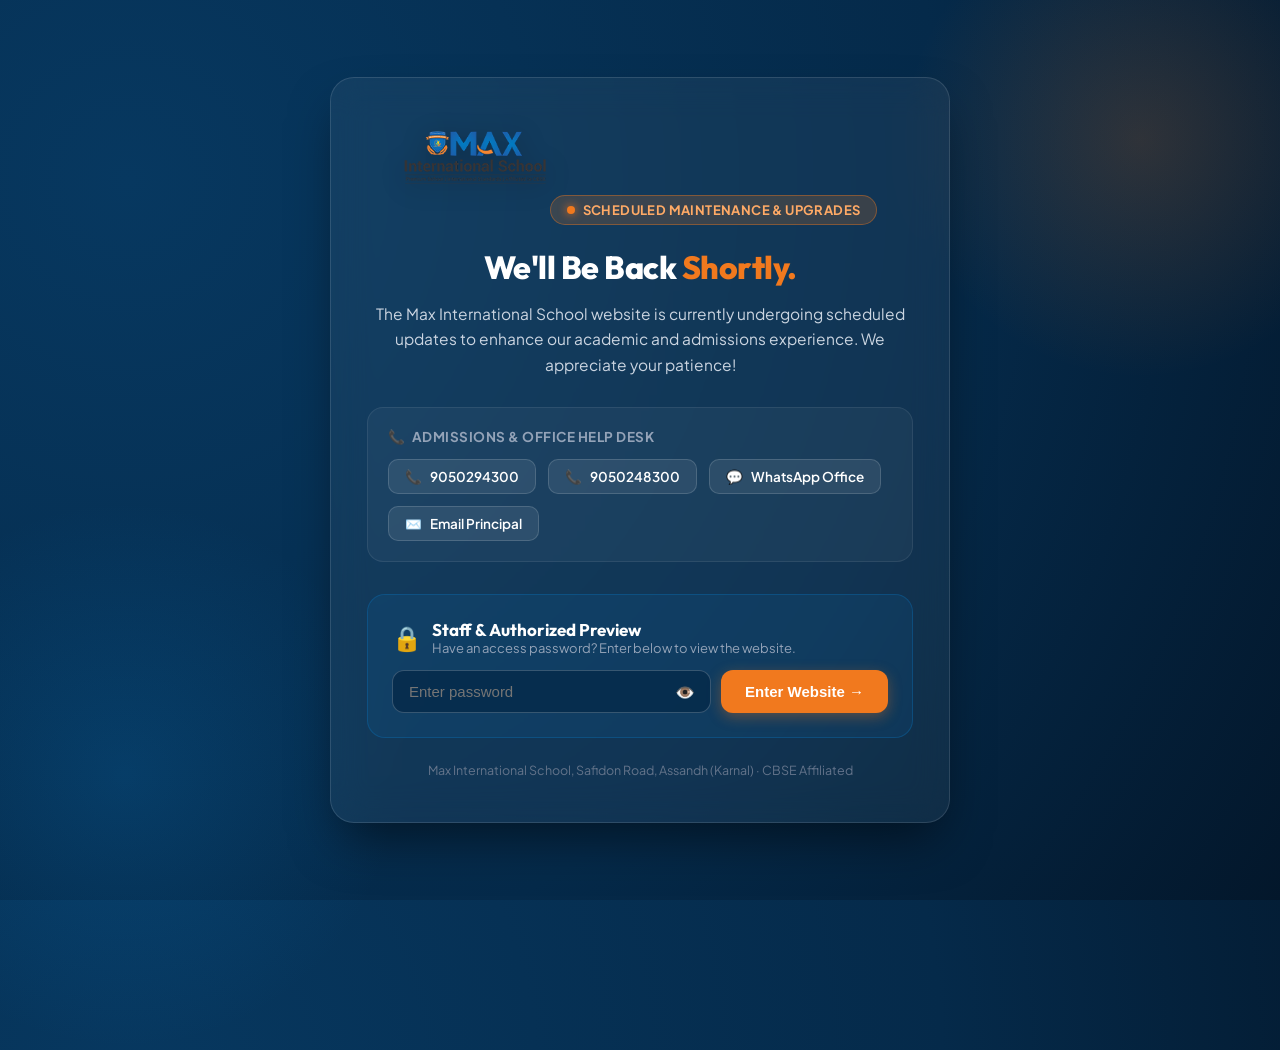
<file: maintenance.html>
<!DOCTYPE html>
<html lang="en">
<head>
  <meta charset="UTF-8">
  <meta name="viewport" content="width=device-width, initial-scale=1.0">
  <title>Under Maintenance | Max International School, Assandh</title>
  <meta name="robots" content="noindex, nofollow">
  <link rel="icon" type="image/png" href="assets/img/logo.png">
  <link rel="preconnect" href="https://fonts.googleapis.com">
  <link rel="preconnect" href="https://fonts.gstatic.com" crossorigin>
  <link href="https://fonts.googleapis.com/css2?family=Outfit:wght@400;500;600;700;800&family=Plus+Jakarta+Sans:wght@400;500;600;700&display=swap" rel="stylesheet">
  <style>
    :root {
      --gc-navy: #0973bb;
      --gc-navy-dark: #052a4a;
      --gc-heading: #073860;
      --gc-orange: #f1791e;
      --gc-orange-hover: #d96611;
      --gc-surface: #f8fafc;
      --gc-card-bg: #ffffff;
      --gc-text-main: #1e293b;
      --gc-text-muted: #64748b;
      --radius: 16px;
    }

    * {
      box-sizing: border-box;
      margin: 0;
      padding: 0;
    }

    body {
      font-family: 'Plus Jakarta Sans', -apple-system, BlinkMacSystemFont, sans-serif;
      background: radial-gradient(circle at 10% 20%, #073860 0%, #052a4a 60%, #03172b 100%);
      color: #ffffff;
      min-height: 100vh;
      display: flex;
      flex-direction: column;
      justify-content: center;
      align-items: center;
      padding: 24px 16px;
      position: relative;
      overflow-x: hidden;
    }

    /* Background decorative circles */
    body::before {
      content: '';
      position: absolute;
      width: 480px;
      height: 480px;
      background: radial-gradient(circle, rgba(241, 121, 30, 0.18) 0%, rgba(241, 121, 30, 0) 70%);
      top: -100px;
      right: -100px;
      border-radius: 50%;
      pointer-events: none;
    }

    body::after {
      content: '';
      position: absolute;
      width: 550px;
      height: 550px;
      background: radial-gradient(circle, rgba(9, 115, 187, 0.22) 0%, rgba(9, 115, 187, 0) 70%);
      bottom: -150px;
      left: -150px;
      border-radius: 50%;
      pointer-events: none;
    }

    .main-wrap {
      width: 100%;
      max-width: 620px;
      background: rgba(255, 255, 255, 0.05);
      backdrop-filter: blur(18px);
      -webkit-backdrop-filter: blur(18px);
      border: 1px solid rgba(255, 255, 255, 0.12);
      border-radius: 24px;
      padding: 44px 36px;
      text-align: center;
      position: relative;
      z-index: 10;
      box-shadow: 0 25px 50px -12px rgba(0, 0, 0, 0.5);
    }

    .school-logo {
      height: 72px;
      width: auto;
      margin-bottom: 20px;
      filter: drop-shadow(0 6px 12px rgba(0,0,0,0.3));
    }

    .badge {
      display: inline-flex;
      align-items: center;
      gap: 8px;
      background: rgba(241, 121, 30, 0.18);
      border: 1px solid rgba(241, 121, 30, 0.4);
      color: #ffaa66;
      font-size: 13px;
      font-weight: 700;
      padding: 6px 16px;
      border-radius: 999px;
      margin-bottom: 22px;
      letter-spacing: 0.4px;
      text-transform: uppercase;
    }

    .badge-dot {
      width: 8px;
      height: 8px;
      border-radius: 50%;
      background: var(--gc-orange);
      box-shadow: 0 0 10px var(--gc-orange);
      animation: pulse 1.8s infinite;
    }

    @keyframes pulse {
      0% { transform: scale(0.9); opacity: 0.8; }
      50% { transform: scale(1.3); opacity: 1; }
      100% { transform: scale(0.9); opacity: 0.8; }
    }

    h1 {
      font-family: 'Outfit', sans-serif;
      font-size: 32px;
      font-weight: 800;
      line-height: 1.25;
      margin-bottom: 14px;
      letter-spacing: -0.5px;
    }

    h1 span {
      color: var(--gc-orange);
    }

    p.lead-msg {
      font-size: 15.5px;
      line-height: 1.65;
      color: #cbd5e1;
      margin-bottom: 30px;
    }

    /* Contact strip for parents */
    .contact-box {
      background: rgba(255, 255, 255, 0.04);
      border: 1px solid rgba(255, 255, 255, 0.08);
      border-radius: 16px;
      padding: 20px;
      margin-bottom: 32px;
      text-align: left;
    }

    .contact-box-title {
      font-size: 13.5px;
      font-weight: 700;
      color: #94a3b8;
      text-transform: uppercase;
      letter-spacing: 0.5px;
      margin-bottom: 14px;
      display: flex;
      align-items: center;
      gap: 6px;
    }

    .contact-links {
      display: flex;
      flex-wrap: wrap;
      gap: 12px;
    }

    .contact-chip {
      display: inline-flex;
      align-items: center;
      gap: 8px;
      background: rgba(255, 255, 255, 0.08);
      border: 1px solid rgba(255, 255, 255, 0.15);
      color: #ffffff;
      text-decoration: none;
      font-size: 13.5px;
      font-weight: 600;
      padding: 8px 16px;
      border-radius: 10px;
      transition: all 0.2s ease;
    }

    .contact-chip:hover {
      background: var(--gc-navy);
      border-color: var(--gc-navy);
      transform: translateY(-2px);
    }

    .contact-chip.wp:hover {
      background: #25D366;
      border-color: #25D366;
    }

    /* Password access card */
    .password-card {
      background: rgba(9, 115, 187, 0.12);
      border: 1px solid rgba(9, 115, 187, 0.35);
      border-radius: 18px;
      padding: 24px;
      text-align: left;
    }

    .password-header {
      display: flex;
      align-items: center;
      gap: 10px;
      margin-bottom: 14px;
    }

    .password-header h3 {
      font-family: 'Outfit', sans-serif;
      font-size: 17px;
      font-weight: 700;
      color: #ffffff;
    }

    .password-header p {
      font-size: 13px;
      color: #94a3b8;
    }

    .form-row {
      display: flex;
      gap: 10px;
      margin-top: 12px;
    }

    .pwd-input-wrap {
      position: relative;
      flex: 1;
    }

    .pwd-input {
      width: 100%;
      background: rgba(5, 42, 74, 0.8);
      border: 1.5px solid rgba(255, 255, 255, 0.2);
      border-radius: 12px;
      padding: 12px 42px 12px 16px;
      font-size: 15px;
      color: #ffffff;
      outline: none;
      transition: border-color 0.2s;
    }

    .pwd-input:focus {
      border-color: var(--gc-orange);
      box-shadow: 0 0 0 3px rgba(241, 121, 30, 0.25);
    }

    .toggle-pwd-btn {
      position: absolute;
      right: 12px;
      top: 50%;
      transform: translateY(-50%);
      background: transparent;
      border: none;
      color: #94a3b8;
      cursor: pointer;
      font-size: 16px;
      padding: 4px;
    }

    .submit-btn {
      background: var(--gc-orange);
      color: #ffffff;
      border: none;
      border-radius: 12px;
      font-size: 15px;
      font-weight: 700;
      padding: 12px 24px;
      cursor: pointer;
      white-space: nowrap;
      transition: all 0.2s ease;
      box-shadow: 0 4px 14px rgba(241, 121, 30, 0.35);
    }

    .submit-btn:hover {
      background: var(--gc-orange-hover);
      transform: translateY(-1px);
    }

    .status-msg {
      margin-top: 12px;
      font-size: 13.5px;
      font-weight: 600;
      padding: 10px 14px;
      border-radius: 8px;
      display: none;
    }

    .status-msg.error {
      display: block;
      background: rgba(239, 68, 68, 0.2);
      color: #fca5a5;
      border: 1px solid rgba(239, 68, 68, 0.4);
    }

    .status-msg.success {
      display: block;
      background: rgba(34, 197, 94, 0.2);
      color: #86efac;
      border: 1px solid rgba(34, 197, 94, 0.4);
    }

    .footer-note {
      margin-top: 24px;
      font-size: 12.5px;
      color: #64748b;
    }

    /* If already authorized banner */
    .authorized-banner {
      display: none;
      margin-top: 14px;
      padding: 12px;
      background: rgba(34, 197, 94, 0.15);
      border: 1px solid rgba(34, 197, 94, 0.3);
      border-radius: 10px;
      font-size: 13.5px;
    }

    .authorized-banner a {
      color: #86efac;
      font-weight: 700;
      text-decoration: underline;
      margin-left: 8px;
    }

    .relock-link {
      display: inline-block;
      margin-top: 8px;
      color: #f87171;
      font-size: 12px;
      cursor: pointer;
      text-decoration: underline;
    }

    @media (max-width: 580px) {
      .main-wrap {
        padding: 32px 20px;
      }
      h1 {
        font-size: 26px;
      }
      .form-row {
        flex-direction: column;
      }
      .submit-btn {
        width: 100%;
      }
      .contact-links {
        flex-direction: column;
      }
    }
  </style>
</head>
<body>

  <div class="main-wrap">
    <img src="assets/img/logo.png" alt="Max International School Logo" class="school-logo">

    <div class="badge">
      <span class="badge-dot"></span>
      Scheduled Maintenance &amp; Upgrades
    </div>

    <h1>We'll Be Back <span>Shortly.</span></h1>
    <p class="lead-msg">
      The Max International School website is currently undergoing scheduled updates to enhance our academic and admissions experience. We appreciate your patience!
    </p>

    <!-- Urgent contact options for parents -->
    <div class="contact-box">
      <div class="contact-box-title">
        <span>📞</span> Admissions &amp; Office Help Desk
      </div>
      <div class="contact-links">
        <a href="tel:+919050294300" class="contact-chip">
          <span>📞</span> 9050294300
        </a>
        <a href="tel:+919050248300" class="contact-chip">
          <span>📞</span> 9050248300
        </a>
        <a href="https://wa.me/919050294300" target="_blank" rel="noopener noreferrer" class="contact-chip wp">
          <span>💬</span> WhatsApp Office
        </a>
        <a href="mailto:principal@maxinternationalschool.com" class="contact-chip">
          <span>✉️</span> Email Principal
        </a>
      </div>
    </div>

    <!-- Authorized Preview Gate -->
    <div class="password-card">
      <div class="password-header">
        <span style="font-size: 24px;">🔒</span>
        <div>
          <h3>Staff &amp; Authorized Preview</h3>
          <p>Have an access password? Enter below to view the website.</p>
        </div>
      </div>

      <form id="accessForm">
        <div class="form-row">
          <div class="pwd-input-wrap">
            <input 
              type="password" 
              id="accessPassword" 
              class="pwd-input" 
              placeholder="Enter password" 
              autocomplete="current-password" 
              required
            >
            <button type="button" id="togglePwd" class="toggle-pwd-btn" aria-label="Toggle password visibility">👁️</button>
          </div>
          <button type="submit" class="submit-btn" id="submitBtn">Enter Website →</button>
        </div>
      </form>

      <div id="statusMsg" class="status-msg"></div>

      <div id="authorizedBanner" class="authorized-banner">
        <span>✓ You already have authorized access.</span>
        <a href="index.html">Go to Website →</a>
        <br>
        <span class="relock-link" id="relockBtn">Lock site again (remove access)</span>
      </div>
    </div>

    <div class="footer-note">
      Max International School, Safidon Road, Assandh (Karnal) · CBSE Affiliated
    </div>
  </div>

  <script>
    (function() {
      var ACCESS_PASS = 'school1234';
      var COOKIE_NAME = 'mis_access';
      var form = document.getElementById('accessForm');
      var pwdInput = document.getElementById('accessPassword');
      var toggleBtn = document.getElementById('togglePwd');
      var statusMsg = document.getElementById('statusMsg');
      var authorizedBanner = document.getElementById('authorizedBanner');
      var relockBtn = document.getElementById('relockBtn');

      function isAuthorized() {
        var hasCookie = document.cookie.indexOf(COOKIE_NAME + '=authorized') !== -1;
        var hasStorage = localStorage.getItem(COOKIE_NAME) === 'authorized';
        return hasCookie || hasStorage;
      }

      function showStatus(text, type) {
        statusMsg.className = 'status-msg ' + type;
        statusMsg.textContent = text;
      }

      // Check if already authorized
      if (isAuthorized()) {
        authorizedBanner.style.display = 'block';
      }

      // Show/Hide password toggle
      toggleBtn.addEventListener('click', function() {
        var isPwd = pwdInput.type === 'password';
        pwdInput.type = isPwd ? 'text' : 'password';
        toggleBtn.textContent = isPwd ? '🙈' : '👁️';
      });

      // Submit password validation
      form.addEventListener('submit', function(e) {
        e.preventDefault();
        var val = pwdInput.value.trim();

        if (val === ACCESS_PASS) {
          // Set cookie for 30 days on root path so .htaccess and browser recognize it
          var expires = new Date();
          expires.setTime(expires.getTime() + (30 * 24 * 60 * 60 * 1000));
          document.cookie = COOKIE_NAME + '=authorized; expires=' + expires.toUTCString() + '; path=/; SameSite=Lax';
          localStorage.setItem(COOKIE_NAME, 'authorized');

          showStatus('✅ Access Granted! Redirecting to website...', 'success');
          
          setTimeout(function() {
            window.location.href = 'index.html';
          }, 600);
        } else {
          showStatus('❌ Incorrect password. Please try again.', 'error');
          pwdInput.select();
        }
      });

      // Re-lock button
      relockBtn.addEventListener('click', function() {
        document.cookie = COOKIE_NAME + '=; expires=Thu, 01 Jan 1970 00:00:00 UTC; path=/;';
        localStorage.removeItem(COOKIE_NAME);
        authorizedBanner.style.display = 'none';
        showStatus('Site locked again for this browser.', 'error');
      });
    })();
  </script>
</body>
</html>
</file>
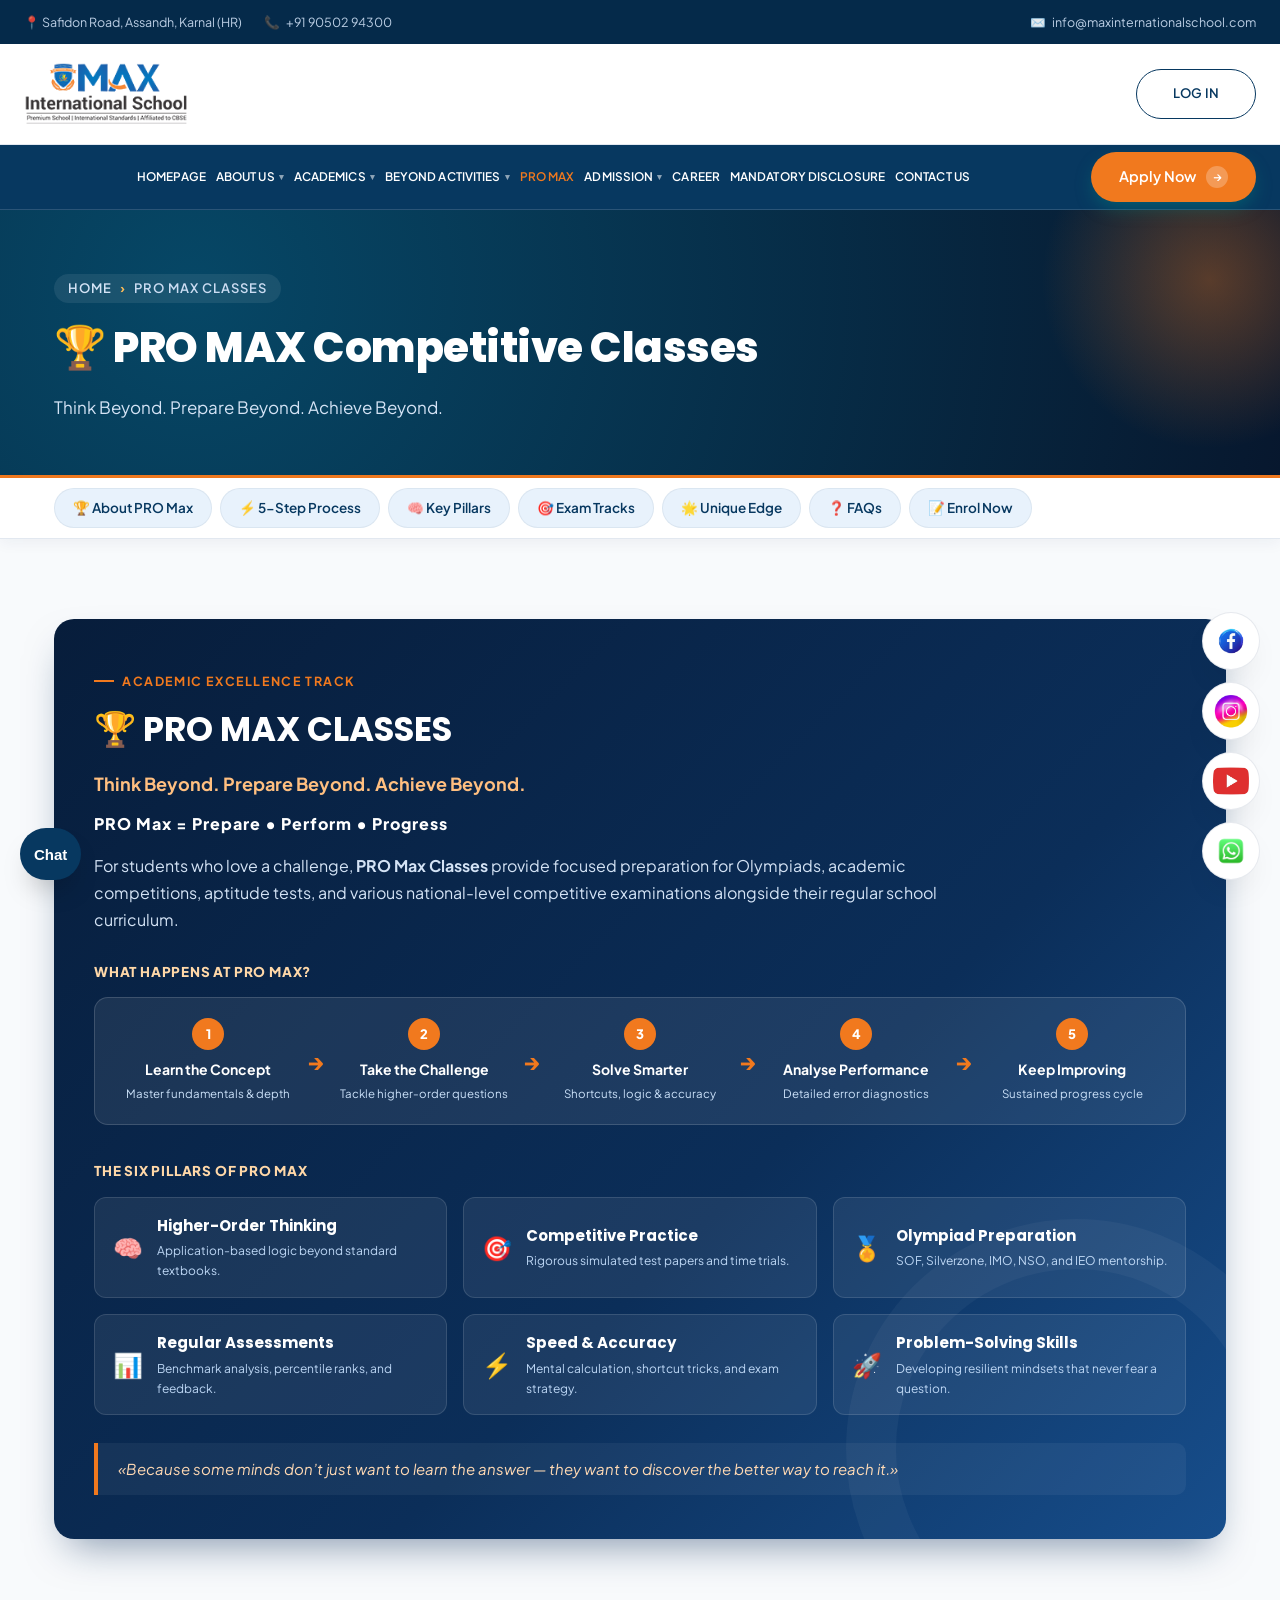
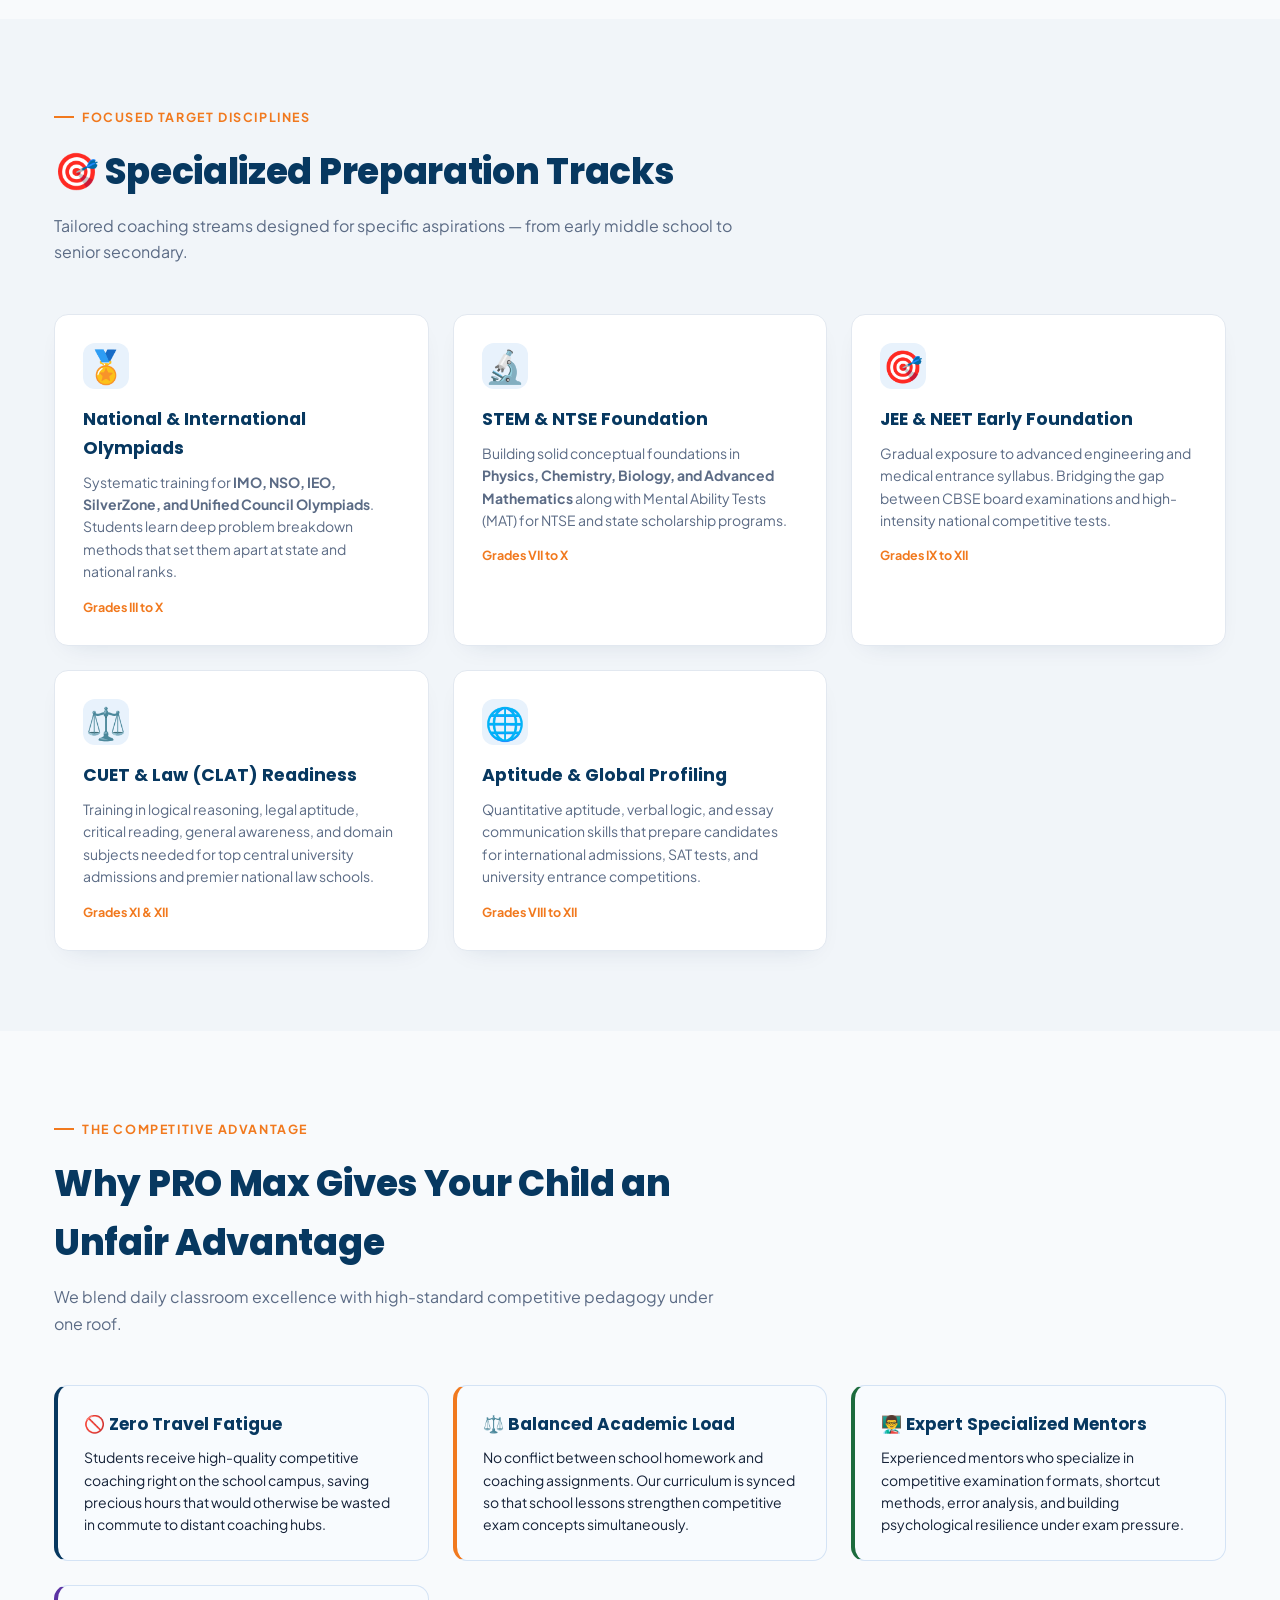
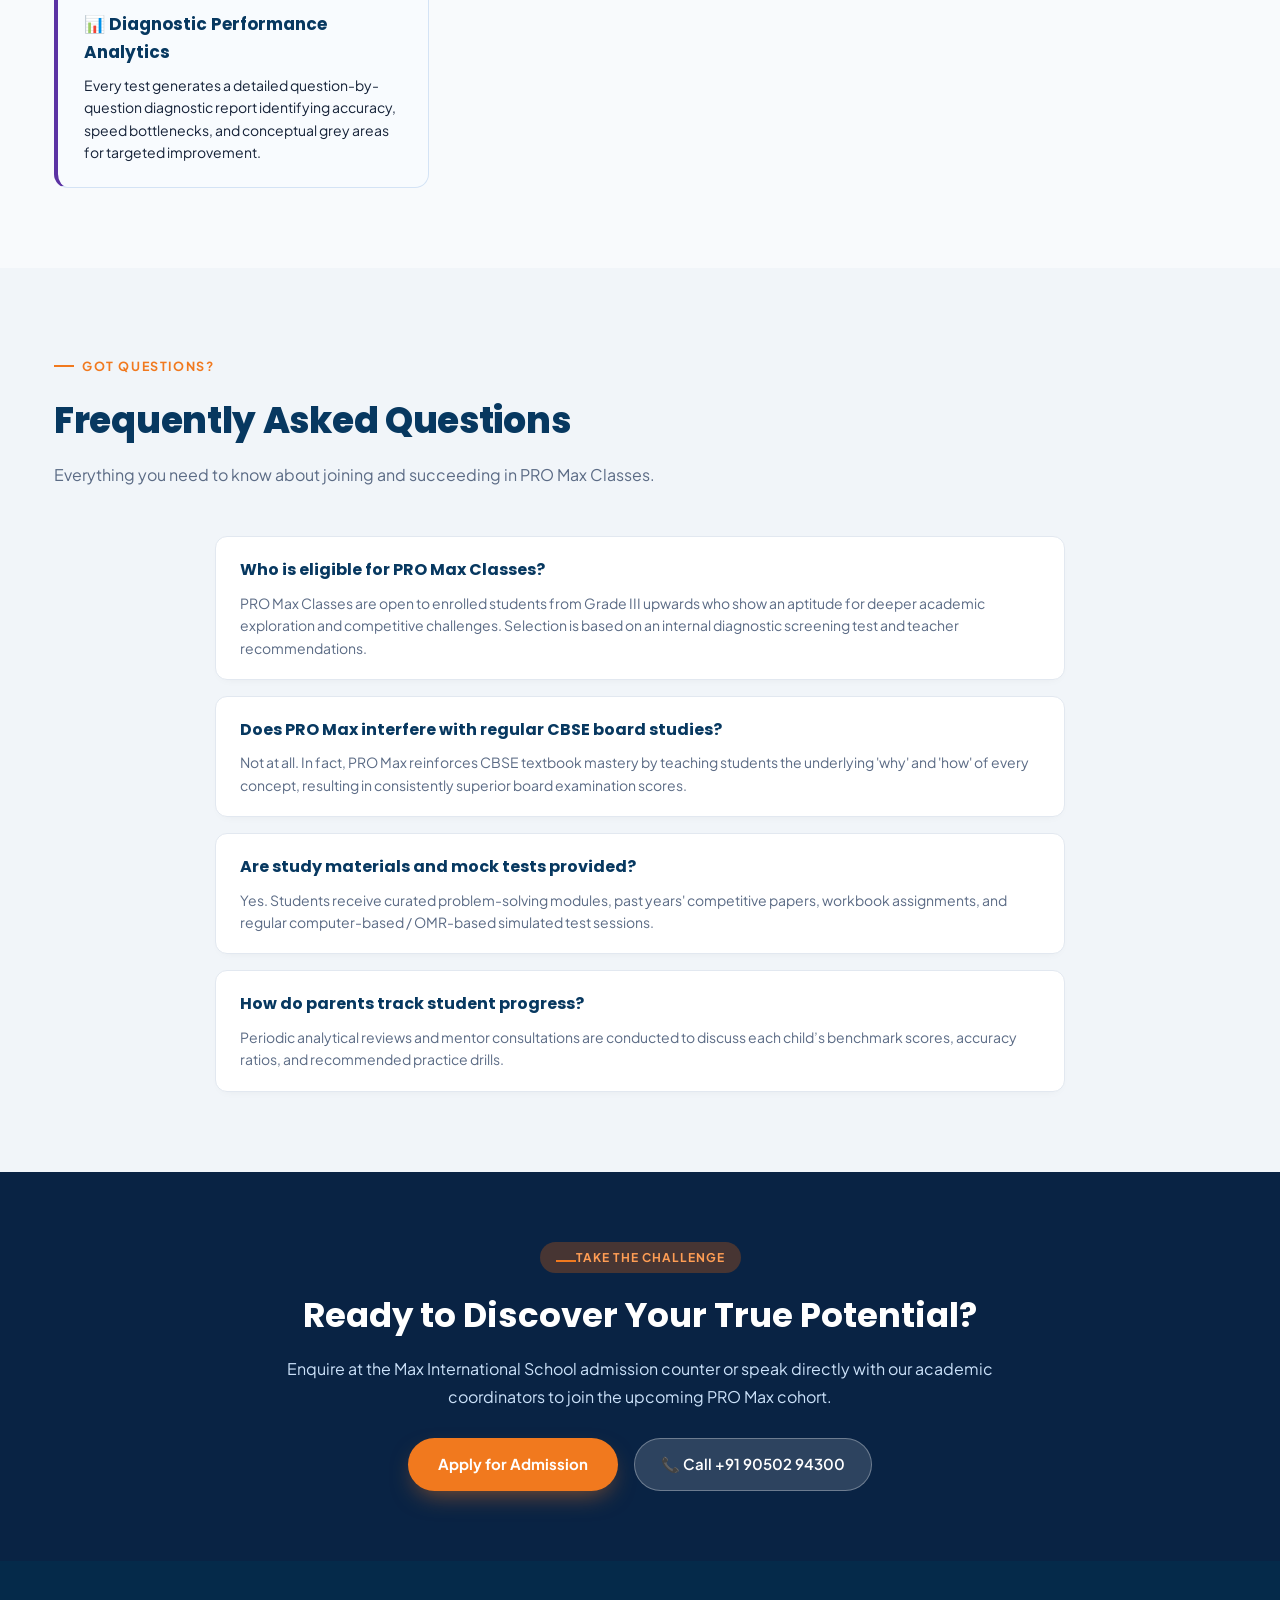
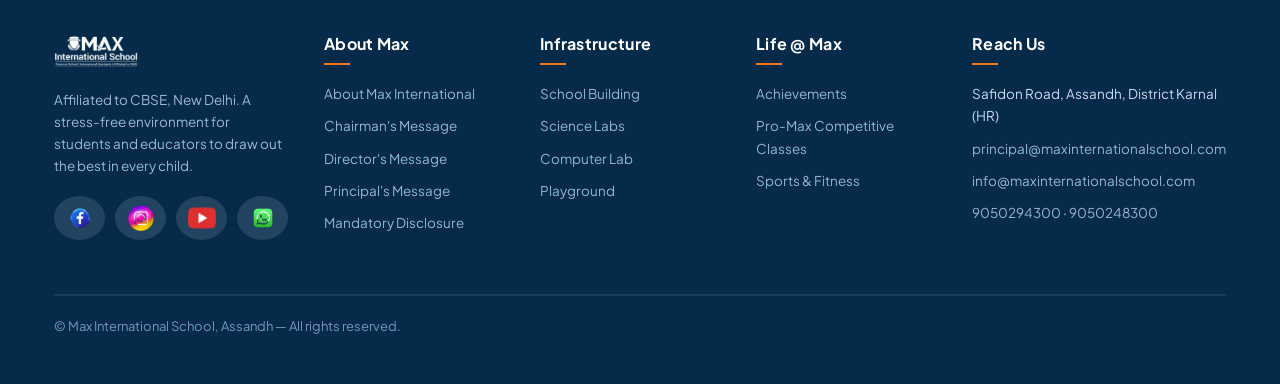
<file: promax.html>
<!DOCTYPE html>
<html lang="en">
<head>
<meta charset="UTF-8">
<meta name="viewport" content="width=device-width, initial-scale=1.0">
<title>PRO Max Competitive Classes — Max International School</title>
<!-- meta:start -->
<meta name="description" content="PRO Max Competitive Classes at Max International School, Assandh. Focused preparation for Olympiads, NTSE, CUET, JEE/NEET foundations, and competitive academic challenges.">
<link rel="canonical" href="https://www.maxinternationalschool.com/promax.html">
<link rel="icon" href="assets/img/logo.png" type="image/png">
<link rel="apple-touch-icon" href="assets/img/logo.png">
<meta name="theme-color" content="#0B2E59">
<meta property="og:type" content="website">
<meta property="og:site_name" content="Max International School">
<meta property="og:title" content="PRO Max Competitive Classes — Max International School">
<meta property="og:description" content="Prepare • Perform • Progress. Comprehensive competitive examination and Olympiad preparation programme at Max International School.">
<meta property="og:url" content="https://www.maxinternationalschool.com/promax.html">
<meta property="og:image" content="https://www.maxinternationalschool.com/assets/img/school-building-1.jpg">
<meta property="og:image:alt" content="PRO Max Classes at Max International School campus">
<meta property="og:locale" content="en_IN">
<meta name="twitter:card" content="summary_large_image">
<meta name="twitter:title" content="PRO Max Competitive Classes — Max International School">
<meta name="twitter:description" content="Prepare • Perform • Progress. Comprehensive competitive examination and Olympiad preparation programme at Max International School.">
<meta name="twitter:image" content="https://www.maxinternationalschool.com/assets/img/school-building-1.jpg">
<!-- meta:end -->
<link rel="preconnect" href="https://fonts.googleapis.com">
<link rel="preconnect" href="https://fonts.gstatic.com" crossorigin>
<link href="https://fonts.googleapis.com/css2?family=Poppins:wght@500;600;700;800&family=Inter:wght@400;500;600;700&display=swap" rel="stylesheet">
<link rel="stylesheet" href="assets/css/style.css">
<script src="assets/js/site-images.js"></script>
</head>
<body data-cms-module="academics">
  <a class="skip-link" href="#main-content">Skip to main content</a>
  <div class="topbar">
    <div class="container">
      <div class="topbar-left">
        <span>📍 Safidon Road, Assandh, Karnal (HR)</span>
        <span>📞 <a href="tel:+919050294300">+91 90502 94300</a></span>
      </div>
      <div class="topbar-right">
        <span>✉️ <a href="mailto:info@maxinternationalschool.com">info@maxinternationalschool.com</a></span>
      </div>
    </div>
  </div>
  <header class="main-nav">
    <div class="container nav-inner">
      <a href="index.html" class="logo-wrap">
        <img src="assets/img/logo.png" alt="Max International School logo">
      </a>
      <nav class="menu">
        <ul>
          <li><a href="index.html">Homepage</a></li>
          <li>
            <a href="about-us.html">About Us <span class="car">▾</span></a>
            <div class="dropdown">
              <div class="sub-head">About Max</div>
              <a href="about-us.html#philosophy">Philosophy</a>
              <a href="about-us.html#mission">Mission</a>
              <a href="about-us.html#vision">Vision</a>
              <a href="about-us.html#chairman">Message from Chairman</a>
              <a href="about-us.html#director">Message from Director</a>
              <a href="about-us.html#principal">Message from Principal</a>
              <div class="sub-head">Infrastructure</div>
              <a href="about-us.html#infra">Virtual Tour</a>
              <a href="about-us.html#infra">Facilities</a>
              <a href="about-us.html#faculty">Max Faculty</a>
              <a href="about-us.html#awards">Awards &amp; Honours</a>
            </div>
          </li>
          <li>
            <a href="academics.html">Academics <span class="car">▾</span></a>
            <div class="dropdown">
              <a href="academics.html#wings">Three Wings (Junior, Primary, Senior)</a>
              <a href="promax.html">PRO Max Classes</a>
              <a href="academics.html#how-we-teach">How We Teach</a>
              <a href="academics.html#curriculum">Curriculum</a>
              <a href="academics.html#beyond">Beyond Textbook</a>
              <a href="academics.html#future-edge">Future Edge &amp; Careers</a>
              <a href="academics.html#planner">Yearly Planner</a>
            </div>
          </li>
          <li>
            <a href="beyond-activities.html">Beyond Activities <span class="car">▾</span></a>
            <div class="dropdown">
              <a href="beyond-activities.html#calendar">Co-Curricular Calendar</a>
              <a href="beyond-activities.html#sports">Sports</a>
              <a href="beyond-activities.html#council">Student Council</a>
              <a href="beyond-activities.html#exchange">Intl. Educational Exchange Programs</a>
              <a href="beyond-activities.html#visits">Educational Visits</a>
              <div class="sub-head">Gallery</div>
              <a href="gallery.html#events">Photo Gallery</a>
              <a href="gallery.html#newsletter">E-Newsletter</a>
              <a href="gallery.html#notif">Events &amp; Notifications</a>
            </div>
          </li>
          <li class="active"><a href="promax.html">Pro Max</a></li>
          <li>
            <a href="admission.html">Admission <span class="car">▾</span></a>
            <div class="dropdown">
              <a href="admission.html#process">Admission Process</a>
              <a href="admission.html#apply">Apply Now</a>
              <a href="admission.html#fees">Fee Structure</a>
              <a href="admission.html#refund-policy">Refund Policy</a>
            </div>
          </li>
          <li><a href="career.html">Career</a></li>
          <li><a href="mandatory-disclosure.html">Mandatory Disclosure</a></li>
          <li><a href="contact-us.html">Contact Us</a></li>
        </ul>
      </nav>
      <div class="nav-cta">
        <a href="admin.html" class="login-pill">Log In</a>
        <a href="admission.html#apply" class="gc-btn-pill">
          <span>Apply Now</span>
          <span class="btn-arrow-circle">→</span>
        </a>
        <div class="burger"><span></span><span></span><span></span></div>
      </div>
    </div>
  </header>

  <section id="main-content" tabindex="-1" class="page-hero">
    <div class="container">
      <span class="breadcrumb"><a href="index.html" style="color:#d4e3f5;text-decoration:none;">Home</a> <b>›</b> PRO Max Classes</span>
      <h1>🏆 PRO MAX Competitive Classes</h1>
      <p style="color:#d4e3f5; font-size:17px; max-width:700px; margin-top:8px;">Think Beyond. Prepare Beyond. Achieve Beyond.</p>
    </div>
  </section>

  <!-- Navigation anchors bar -->
  <nav class="jumpnav">
    <div class="container">
      <a href="#about-promax">🏆 About PRO Max</a>
      <a href="#process">⚡ 5-Step Process</a>
      <a href="#pillars">🧠 Key Pillars</a>
      <a href="#tracks">🎯 Exam Tracks</a>
      <a href="#benefits">🌟 Unique Edge</a>
      <a href="#faq">❓ FAQs</a>
      <a href="#enquire">📝 Enrol Now</a>
    </div>
  </nav>

  <!-- INTRO SPOTLIGHT -->
  <section class="section" id="about-promax">
    <div class="container">
      <div class="promax-hero-box" style="margin-bottom:0;">
        <span class="eyebrow">Academic Excellence Track</span>
        <h2>🏆 PRO MAX CLASSES</h2>
        <div class="promax-tagline">Think Beyond. Prepare Beyond. Achieve Beyond.</div>
        <div style="font-size:16px; font-weight:800; color:#fff; margin-bottom:14px; letter-spacing:1px;">
          PRO Max = Prepare • Perform • Progress
        </div>
        <p class="promax-subtext" style="font-size:16px;">
          For students who love a challenge, <strong>PRO Max Classes</strong> provide focused preparation for Olympiads, academic competitions, aptitude tests, and various national-level competitive examinations alongside their regular school curriculum.
        </p>

        <!-- What happens at PRO Max flowchart -->
        <div id="process" style="margin-top:10px;">
          <div style="font-size:13.5px; font-weight:800; text-transform:uppercase; letter-spacing:.8px; margin-bottom:14px; color:#ffd8a8;">
            What Happens at PRO Max?
          </div>
          <div class="promax-flow">
            <div class="flow-step">
              <span class="flow-num">1</span>
              <span class="flow-title">Learn the Concept</span>
              <span style="font-size:11.5px; color:#cbe1f9; margin-top:4px;">Master fundamentals &amp; depth</span>
            </div>
            <span class="flow-arrow">→</span>
            <div class="flow-step">
              <span class="flow-num">2</span>
              <span class="flow-title">Take the Challenge</span>
              <span style="font-size:11.5px; color:#cbe1f9; margin-top:4px;">Tackle higher-order questions</span>
            </div>
            <span class="flow-arrow">→</span>
            <div class="flow-step">
              <span class="flow-num">3</span>
              <span class="flow-title">Solve Smarter</span>
              <span style="font-size:11.5px; color:#cbe1f9; margin-top:4px;">Shortcuts, logic &amp; accuracy</span>
            </div>
            <span class="flow-arrow">→</span>
            <div class="flow-step">
              <span class="flow-num">4</span>
              <span class="flow-title">Analyse Performance</span>
              <span style="font-size:11.5px; color:#cbe1f9; margin-top:4px;">Detailed error diagnostics</span>
            </div>
            <span class="flow-arrow">→</span>
            <div class="flow-step">
              <span class="flow-num">5</span>
              <span class="flow-title">Keep Improving</span>
              <span style="font-size:11.5px; color:#cbe1f9; margin-top:4px;">Sustained progress cycle</span>
            </div>
          </div>
        </div>

        <!-- 6 Pillars of PRO Max -->
        <div id="pillars" style="margin-top:35px;">
          <div style="font-size:13.5px; font-weight:800; text-transform:uppercase; letter-spacing:.8px; margin-bottom:14px; color:#ffd8a8;">
            The Six Pillars of PRO Max
          </div>
          <div class="promax-pillars">
            <div class="pillar-card">
              <div class="pillar-ic">🧠</div>
              <div class="pillar-text">
                <h4>Higher-Order Thinking</h4>
                <p style="color:#bdd7f5; font-size:12px; margin:3px 0 0;">Application-based logic beyond standard textbooks.</p>
              </div>
            </div>
            <div class="pillar-card">
              <div class="pillar-ic">🎯</div>
              <div class="pillar-text">
                <h4>Competitive Practice</h4>
                <p style="color:#bdd7f5; font-size:12px; margin:3px 0 0;">Rigorous simulated test papers and time trials.</p>
              </div>
            </div>
            <div class="pillar-card">
              <div class="pillar-ic">🏅</div>
              <div class="pillar-text">
                <h4>Olympiad Preparation</h4>
                <p style="color:#bdd7f5; font-size:12px; margin:3px 0 0;">SOF, Silverzone, IMO, NSO, and IEO mentorship.</p>
              </div>
            </div>
            <div class="pillar-card">
              <div class="pillar-ic">📊</div>
              <div class="pillar-text">
                <h4>Regular Assessments</h4>
                <p style="color:#bdd7f5; font-size:12px; margin:3px 0 0;">Benchmark analysis, percentile ranks, and feedback.</p>
              </div>
            </div>
            <div class="pillar-card">
              <div class="pillar-ic">⚡</div>
              <div class="pillar-text">
                <h4>Speed &amp; Accuracy</h4>
                <p style="color:#bdd7f5; font-size:12px; margin:3px 0 0;">Mental calculation, shortcut tricks, and exam strategy.</p>
              </div>
            </div>
            <div class="pillar-card">
              <div class="pillar-ic">🚀</div>
              <div class="pillar-text">
                <h4>Problem-Solving Skills</h4>
                <p style="color:#bdd7f5; font-size:12px; margin:3px 0 0;">Developing resilient mindsets that never fear a question.</p>
              </div>
            </div>
          </div>
        </div>

        <div class="promax-quote-box" style="margin-top:28px;">
          «Because some minds don’t just want to learn the answer — they want to discover the better way to reach it.»
        </div>
      </div>
    </div>
  </section>

  <!-- EXAM TRACKS & PROGRAMMES -->
  <section class="section section-alt" id="tracks">
    <div class="container">
      <div class="section-head">
        <span class="eyebrow">Focused Target Disciplines</span>
        <h2>🎯 Specialized Preparation Tracks</h2>
        <p>Tailored coaching streams designed for specific aspirations — from early middle school to senior secondary.</p>
      </div>

      <div class="feature-grid" style="grid-template-columns:repeat(auto-fit, minmax(280px, 1fr)); gap:24px;">
        <div class="feature-card" style="background:#fff; border-radius:14px; padding:28px; border:1px solid var(--line); box-shadow:0 10px 25px -15px rgba(11,46,89,0.15);">
          <div class="ic" style="font-size:32px;">🏅</div>
          <h3 style="color:var(--navy); margin-top:8px;">National &amp; International Olympiads</h3>
          <p style="color:var(--muted); font-size:14px; line-height:1.6;">
            Systematic training for <strong>IMO, NSO, IEO, SilverZone, and Unified Council Olympiads</strong>. Students learn deep problem breakdown methods that set them apart at state and national ranks.
          </p>
          <div style="margin-top:14px; font-size:12.5px; font-weight:700; color:var(--orange);">Grades III to X</div>
        </div>

        <div class="feature-card" style="background:#fff; border-radius:14px; padding:28px; border:1px solid var(--line); box-shadow:0 10px 25px -15px rgba(11,46,89,0.15);">
          <div class="ic" style="font-size:32px;">🔬</div>
          <h3 style="color:var(--navy); margin-top:8px;">STEM &amp; NTSE Foundation</h3>
          <p style="color:var(--muted); font-size:14px; line-height:1.6;">
            Building solid conceptual foundations in <strong>Physics, Chemistry, Biology, and Advanced Mathematics</strong> along with Mental Ability Tests (MAT) for NTSE and state scholarship programs.
          </p>
          <div style="margin-top:14px; font-size:12.5px; font-weight:700; color:var(--orange);">Grades VII to X</div>
        </div>


        <div class="feature-card" style="background:#fff; border-radius:14px; padding:28px; border:1px solid var(--line); box-shadow:0 10px 25px -15px rgba(11,46,89,0.15);">
          <div class="ic" style="font-size:32px;">🎯</div>
          <h3 style="color:var(--navy); margin-top:8px;">JEE &amp; NEET Early Foundation</h3>
          <p style="color:var(--muted); font-size:14px; line-height:1.6;">
            Gradual exposure to advanced engineering and medical entrance syllabus. Bridging the gap between CBSE board examinations and high-intensity national competitive tests.
          </p>
          <div style="margin-top:14px; font-size:12.5px; font-weight:700; color:var(--orange);">Grades IX to XII</div>
        </div>

        <div class="feature-card" style="background:#fff; border-radius:14px; padding:28px; border:1px solid var(--line); box-shadow:0 10px 25px -15px rgba(11,46,89,0.15);">
          <div class="ic" style="font-size:32px;">⚖️</div>
          <h3 style="color:var(--navy); margin-top:8px;">CUET &amp; Law (CLAT) Readiness</h3>
          <p style="color:var(--muted); font-size:14px; line-height:1.6;">
            Training in logical reasoning, legal aptitude, critical reading, general awareness, and domain subjects needed for top central university admissions and premier national law schools.
          </p>
          <div style="margin-top:14px; font-size:12.5px; font-weight:700; color:var(--orange);">Grades XI &amp; XII</div>
        </div>

        <div class="feature-card" style="background:#fff; border-radius:14px; padding:28px; border:1px solid var(--line); box-shadow:0 10px 25px -15px rgba(11,46,89,0.15);">
          <div class="ic" style="font-size:32px;">🌐</div>
          <h3 style="color:var(--navy); margin-top:8px;">Aptitude &amp; Global Profiling</h3>
          <p style="color:var(--muted); font-size:14px; line-height:1.6;">
            Quantitative aptitude, verbal logic, and essay communication skills that prepare candidates for international admissions, SAT tests, and university entrance competitions.
          </p>
          <div style="margin-top:14px; font-size:12.5px; font-weight:700; color:var(--orange);">Grades VIII to XII</div>
        </div>
      </div>
    </div>
  </section>

  <!-- WHY PRO MAX AT MAX INTERNATIONAL -->
  <section class="section" id="benefits">
    <div class="container">
      <div class="section-head">
        <span class="eyebrow">The Competitive Advantage</span>
        <h2>Why PRO Max Gives Your Child an Unfair Advantage</h2>
        <p>We blend daily classroom excellence with high-standard competitive pedagogy under one roof.</p>
      </div>

      <div style="display:grid; grid-template-columns:repeat(auto-fit, minmax(320px, 1fr)); gap:24px;">
        <div style="background:#f8fbfe; border:1px solid #d4e3f5; border-radius:14px; padding:24px 26px; border-left:4px solid var(--navy);">
          <h4 style="color:var(--navy); margin-bottom:8px; font-size:17px;">🚫 Zero Travel Fatigue</h4>
          <p style="color:var(--ink); font-size:14px; line-height:1.6; margin:0;">
            Students receive high-quality competitive coaching right on the school campus, saving precious hours that would otherwise be wasted in commute to distant coaching hubs.
          </p>
        </div>

        <div style="background:#f8fbfe; border:1px solid #d4e3f5; border-radius:14px; padding:24px 26px; border-left:4px solid var(--orange);">
          <h4 style="color:var(--navy); margin-bottom:8px; font-size:17px;">⚖️ Balanced Academic Load</h4>
          <p style="color:var(--ink); font-size:14px; line-height:1.6; margin:0;">
            No conflict between school homework and coaching assignments. Our curriculum is synced so that school lessons strengthen competitive exam concepts simultaneously.
          </p>
        </div>

        <div style="background:#f8fbfe; border:1px solid #d4e3f5; border-radius:14px; padding:24px 26px; border-left:4px solid #1c6b3d;">
          <h4 style="color:var(--navy); margin-bottom:8px; font-size:17px;">👨‍🏫 Expert Specialized Mentors</h4>
          <p style="color:var(--ink); font-size:14px; line-height:1.6; margin:0;">
            Experienced mentors who specialize in competitive examination formats, shortcut methods, error analysis, and building psychological resilience under exam pressure.
          </p>
        </div>

        <div style="background:#f8fbfe; border:1px solid #d4e3f5; border-radius:14px; padding:24px 26px; border-left:4px solid #5b32a3;">
          <h4 style="color:var(--navy); margin-bottom:8px; font-size:17px;">📊 Diagnostic Performance Analytics</h4>
          <p style="color:var(--ink); font-size:14px; line-height:1.6; margin:0;">
            Every test generates a detailed question-by-question diagnostic report identifying accuracy, speed bottlenecks, and conceptual grey areas for targeted improvement.
          </p>
        </div>
      </div>
    </div>
  </section>

  <!-- FAQS -->
  <section class="section section-alt" id="faq">
    <div class="container">
      <div class="section-head">
        <span class="eyebrow">Got Questions?</span>
        <h2>Frequently Asked Questions</h2>
        <p>Everything you need to know about joining and succeeding in PRO Max Classes.</p>
      </div>

      <div style="max-width:850px; margin:0 auto; display:flex; flex-direction:column; gap:16px;">
        <div style="background:#fff; border:1px solid var(--line); border-radius:12px; padding:20px 24px; box-shadow:0 4px 12px -8px rgba(0,0,0,0.1);">
          <h4 style="color:var(--navy); font-size:16px; margin-bottom:8px;">Who is eligible for PRO Max Classes?</h4>
          <p style="color:var(--muted); font-size:14px; line-height:1.6; margin:0;">
            PRO Max Classes are open to enrolled students from Grade III upwards who show an aptitude for deeper academic exploration and competitive challenges. Selection is based on an internal diagnostic screening test and teacher recommendations.
          </p>
        </div>

        <div style="background:#fff; border:1px solid var(--line); border-radius:12px; padding:20px 24px; box-shadow:0 4px 12px -8px rgba(0,0,0,0.1);">
          <h4 style="color:var(--navy); font-size:16px; margin-bottom:8px;">Does PRO Max interfere with regular CBSE board studies?</h4>
          <p style="color:var(--muted); font-size:14px; line-height:1.6; margin:0;">
            Not at all. In fact, PRO Max reinforces CBSE textbook mastery by teaching students the underlying 'why' and 'how' of every concept, resulting in consistently superior board examination scores.
          </p>
        </div>

        <div style="background:#fff; border:1px solid var(--line); border-radius:12px; padding:20px 24px; box-shadow:0 4px 12px -8px rgba(0,0,0,0.1);">
          <h4 style="color:var(--navy); font-size:16px; margin-bottom:8px;">Are study materials and mock tests provided?</h4>
          <p style="color:var(--muted); font-size:14px; line-height:1.6; margin:0;">
            Yes. Students receive curated problem-solving modules, past years' competitive papers, workbook assignments, and regular computer-based / OMR-based simulated test sessions.
          </p>
        </div>

        <div style="background:#fff; border:1px solid var(--line); border-radius:12px; padding:20px 24px; box-shadow:0 4px 12px -8px rgba(0,0,0,0.1);">
          <h4 style="color:var(--navy); font-size:16px; margin-bottom:8px;">How do parents track student progress?</h4>
          <p style="color:var(--muted); font-size:14px; line-height:1.6; margin:0;">
            Periodic analytical reviews and mentor consultations are conducted to discuss each child’s benchmark scores, accuracy ratios, and recommended practice drills.
          </p>
        </div>
      </div>
    </div>
  </section>

  <!-- ENROL CALL TO ACTION -->
  <section class="section" id="enquire" style="background:#092344; color:#fff; padding:70px 0; text-align:center;">
    <div class="container" style="max-width:760px;">
      <span class="eyebrow" style="background:rgba(255,107,0,0.25); color:#ff9d54; padding:6px 16px; border-radius:20px; font-size:12px; font-weight:700; text-transform:uppercase; letter-spacing:1px; display:inline-block; margin-bottom:14px;">Take The Challenge</span>
      <h2 style="color:#fff; font-size:34px; margin-bottom:12px; font-family:'Poppins',sans-serif;">Ready to Discover Your True Potential?</h2>
      <p style="color:#cbe1f9; font-size:16px; line-height:1.7; margin-bottom:28px;">
        Enquire at the Max International School admission counter or speak directly with our academic coordinators to join the upcoming PRO Max cohort.
      </p>
      <div style="display:flex; justify-content:center; gap:16px; flex-wrap:wrap;">
        <a href="admission.html#apply" class="btn btn-orange" style="padding:13px 30px; font-size:15px; font-weight:700;">Apply for Admission</a>
        <a href="tel:+919050294300" class="btn" style="background:rgba(255,255,255,0.15); color:#fff; border:1px solid rgba(255,255,255,0.3); padding:13px 26px; font-size:15px; font-weight:600;">📞 Call +91 90502 94300</a>
      </div>
    </div>
  </section>

  <footer id="contact-footer">
    <div class="container">
      <div class="foot-grid">
        <div>
          <div class="foot-logo">
            <img src="assets/img/logo.png" alt="Max International School">
          </div>
          <p style="font-size:13.5px; color:#9fb8d6; max-width:260px;">Affiliated to CBSE, New Delhi. A stress-free environment for students and educators to draw out the best in every child.</p>
          <div class="foot-social">
            <a href="https://www.facebook.com/maxinternationalschoolassandh" aria-label="Facebook" target="_blank" rel="noopener noreferrer">
              <img src="assets/img/social-facebook.png" alt="Facebook" loading="lazy" decoding="async">
            </a>
            <a href="https://www.instagram.com/maxinternationalassandh?igsh=MWlybHdhb3M5c29iZg%3D%3D&utm_source=qr" aria-label="Instagram" target="_blank" rel="noopener noreferrer">
              <img src="assets/img/social-instagram.png" alt="Instagram" loading="lazy" decoding="async">
            </a>
            <a href="https://www.youtube.com/@maxinternationalschool2041" aria-label="YouTube" target="_blank" rel="noopener noreferrer">
              <img src="assets/img/social-youtube.png" alt="YouTube" loading="lazy" decoding="async">
            </a>
            <a href="https://wa.me/919050294300" aria-label="WhatsApp" target="_blank" rel="noopener noreferrer">
              <img src="assets/img/social-whatsapp.png" alt="WhatsApp" loading="lazy" decoding="async">
            </a>
          </div>
        </div>
        <div>
          <h5>About Max</h5>
          <ul>
            <li><a href="about-us.html">About Max International</a></li>
            <li><a href="about-us.html#chairman">Chairman's Message</a></li>
            <li><a href="about-us.html#director">Director's Message</a></li>
            <li><a href="about-us.html#principal">Principal's Message</a></li>
            <li><a href="mandatory-disclosure.html">Mandatory Disclosure</a></li>
          </ul>
        </div>
        <div>
          <h5>Infrastructure</h5>
          <ul>
            <li><a href="about-us.html#infra">School Building</a></li>
            <li><a href="about-us.html#infra">Science Labs</a></li>
            <li><a href="about-us.html#infra">Computer Lab</a></li>
            <li><a href="about-us.html#infra">Playground</a></li>
          </ul>
        </div>
        <div>
          <h5>Life @ Max</h5>
          <ul>
            <li><a href="beyond-activities.html">Achievements</a></li>
            <li><a href="promax.html">Pro-Max Competitive Classes</a></li>
            <li><a href="beyond-activities.html#sports">Sports &amp; Fitness</a></li>
          </ul>
        </div>
        <div>
          <h5>Reach Us</h5>
          <ul>
            <li>Safidon Road, Assandh, District Karnal (HR)</li>
            <li><a href="mailto:principal@maxinternationalschool.com">principal@maxinternationalschool.com</a></li>
            <li><a href="mailto:info@maxinternationalschool.com">info@maxinternationalschool.com</a></li>
            <li><a href="tel:+919050294300">9050294300</a> · <a href="tel:+919050248300">9050248300</a></li>
          </ul>
        </div>
      </div>
      <div class="foot-bottom">
        <span>© Max International School, Assandh — All rights reserved.</span>
      </div>
    </div>
  </footer>
  <div class="fixed-social-bar" aria-label="Quick social links">
    <a href="https://www.facebook.com/maxinternationalschoolassandh" aria-label="Facebook" target="_blank" rel="noopener noreferrer">
      <img src="assets/img/social-facebook.png" alt="Facebook" loading="lazy" decoding="async">
    </a>
    <a href="https://www.instagram.com/maxinternationalassandh?igsh=MWlybHdhb3M5c29iZg%3D%3D&utm_source=qr" aria-label="Instagram" target="_blank" rel="noopener noreferrer">
      <img src="assets/img/social-instagram.png" alt="Instagram" loading="lazy" decoding="async">
    </a>
    <a href="https://www.youtube.com/@maxinternationalschool2041" aria-label="YouTube" target="_blank" rel="noopener noreferrer">
      <img src="assets/img/social-youtube.png" alt="YouTube" loading="lazy" decoding="async">
    </a>
    <a href="https://wa.me/919050294300" aria-label="WhatsApp" target="_blank" rel="noopener noreferrer">
      <img src="assets/img/social-whatsapp.png" alt="WhatsApp" loading="lazy" decoding="async">
    </a>
  </div>
<script src="assets/js/menu.js"></script>
<script src="assets/js/cms-content.js"></script>
<script src="assets/js/chatbot.js"></script>
</body>
</html>
</file>
<file: assets/css/style.css>
@import url('https://fonts.googleapis.com/css2?family=Plus+Jakarta+Sans:wght@300;400;500;600;700;800&family=Poppins:wght@500;600;700;800&display=swap');

:root{
  --navy:#073860;
  --navy-deep:#052a4a;
  --navy-surface:#0a4f82;
  --blue:#0973bb;
  --teal:#f1791e;
  --teal-hover:#d96611;
  --teal-light:rgba(241, 121, 30, 0.12);
  --sky:#E8F2FC;
  --orange:#F1791E;
  --orange-light:#FFBD59;
  --gold:#FFBD59;
  --cream:#F8FAFC;
  --ink:#152238;
  --muted:#5B6B85;
  --line:#E2E8F0;
  --radius:16px;
  --radius-lg:22px;
  --radius-xl:30px;
  --shadow: 0 10px 30px rgba(11, 35, 71, 0.08);
  --shadow-lg: 0 20px 45px rgba(11, 35, 71, 0.12);
}
*{box-sizing:border-box; margin:0; padding:0;}
html{scroll-behavior:smooth; overflow-x:hidden;}
/* Keyboard focus ring. :focus-visible so mouse clicks stay clean while tab
   navigation through the nav, dropdowns, burger and forms is always visible. */
:focus-visible{outline:2.5px solid var(--teal); outline-offset:2px; border-radius:4px;}
.dropdown a:focus-visible, nav.menu > ul > li > a:focus-visible{outline-offset:-2px;}
/* Skip link: first tab stop, lets keyboard users bypass the 9-item nav. */
.skip-link{
  position:absolute; left:16px; top:-56px; z-index:300;
  background:var(--teal); color:#fff; padding:10px 18px;
  border-radius:0 0 8px 8px; font-weight:700; font-size:13.5px;
  transition:top .18s ease;
}
.skip-link:focus{top:0;}
@media(prefers-reduced-motion:reduce){
  html{scroll-behavior:auto;}
  .skip-link{transition:none;}
}
body{
  font-family:'Plus Jakarta Sans', -apple-system, BlinkMacSystemFont, 'Segoe UI', Roboto, sans-serif;
  color:var(--ink);
  background:var(--cream);
  line-height:1.65;
  overflow-x:hidden;
  -webkit-font-smoothing: antialiased;
}
h1,h2,h3,h4,.brand-word{font-family:'Poppins', sans-serif; color:var(--navy); font-weight:700;}
a{text-decoration:none; color:inherit; transition: all 0.25s ease;}
img{max-width:100%; display:block;}
ul{list-style:none;}
.container{max-width:1220px; margin:0 auto; padding:0 24px;}
.eyebrow{
  display:inline-flex; align-items:center; gap:8px;
  font-size:12.5px; letter-spacing:1.6px; font-weight:700;
  color:var(--teal); text-transform:uppercase;
}
.eyebrow::before{content:""; width:20px; height:2px; background:var(--teal); display:inline-block;}
/* Marked up on the print proof as "font size / bold" — this eyebrow is
   deliberately larger and heavier than the sitewide .eyebrow. */
.why-max-eyebrow{font-size:14px; letter-spacing:2px; gap:12px; font-weight:800; color:var(--teal);}
.why-max-eyebrow::before{width:28px; height:3px; background:var(--teal);}
.btn{
  display:inline-flex; align-items:center; gap:8px;
  padding:13px 26px; border-radius:999px; font-weight:600; font-size:14.5px;
  transition:transform .2s ease, box-shadow .2s ease, background-color .2s ease; cursor:pointer; border:none;
}
.btn-orange{background:var(--orange); color:#fff; box-shadow:0 10px 24px -8px rgba(241,121,30,.55);}
.btn-orange:hover{transform:translateY(-2px); box-shadow:0 14px 28px -8px rgba(241,121,30,.65); background:#d96611;}
.btn-outline{border:1.5px solid rgba(255,255,255,.55); color:#fff; border-radius:999px;}
.btn-outline:hover{background:rgba(255,255,255,.12); transform:translateY(-2px);}
.nav-cta .btn-outline{border-color:var(--navy); color:var(--navy); background:#fff;}
.nav-cta .btn-outline:hover{background:rgba(0,34,71,.08);}
.nav-cta .btn-outline:hover{background:rgba(0,34,71,.08);}
.btn-nav{border-color:var(--navy); color:var(--navy); background:#fff;}
.btn-nav:hover{background:rgba(0,34,71,.08);}
.btn-navy{background:var(--navy); color:#fff;}
.btn-navy:hover{transform:translateY(-2px);}

/* ===== TOP BAR ===== */
.topbar{background:var(--navy-deep); color:#cfe0f5; font-size:12.5px;}
/* Header spans wider than the 1180px body container: the 9-item nav row cannot
   fit alongside the logo and CTA at body width without shrinking type too far. */
.topbar .container{display:flex; justify-content:space-between; align-items:center; min-height:44px; max-width:1340px;}
.topbar-left, .topbar-right{display:flex; gap:22px; align-items:center;}
.topbar-left span, .topbar-right span{opacity:.9; display:inline-flex; align-items:center; gap:6px;}
.topbar-left a, .topbar-right a{color:inherit; text-decoration:none; transition:color .2s ease;}
.topbar-left a:hover, .topbar-right a:hover{color:#fff;}
.topbar-social{display:flex; gap:12px;}
.topbar-social a{
  display:inline-flex;
  align-items:center;
  justify-content:center;
  text-decoration:none;
  background:transparent;
  border-radius:50%;
  padding:0;
  margin:0;
  flex: 1;
  aspect-ratio: 1;
  transition:transform .12s ease, opacity .12s ease, background .12s ease;
}
.topbar-social a img{
  display:block;
  width:30px;
  height:30px;
  object-fit:contain;
  filter:none;
}
.topbar-social a:hover{
  transform:translateY(-2px);
  background:rgba(255,255,255,.08);
}

.fixed-social-bar a,
.foot-social a{
  border-radius:50%;
  background:transparent;
  border:0;
  display:flex;
  align-items:center;
  justify-content:center;
  text-decoration:none;
  overflow:visible;
  padding:0;
  margin:0;
  flex: 1;
  aspect-ratio: 1;
  transition:transform .18s ease, box-shadow .18s ease;
}
.fixed-social-bar a img,
.foot-social a img{
  width:28px;
  height:28px;
  display:block;
  object-fit:contain;
  filter:none;
}
.topbar-social a::before,
.fixed-social-bar a::before,
.foot-social a::before{
  display:none;
}


/* Use attached icon images instead of SVG backgrounds in social links */

/* ===== NAV ===== */
header.main-nav{
  position:sticky; top:0; z-index:100;
  background:var(--navy); border-bottom:1px solid rgba(255,255,255,.14);
}
.brand-bar{background:#fff; border-bottom:1px solid var(--line);}
.brand-inner{display:flex; align-items:center; justify-content:space-between; min-height:100px; gap:28px; max-width:1400px;}
.brand-actions{display:flex; align-items:center; justify-content:flex-end; gap:18px;}
.brand-actions .btn{min-width:150px; justify-content:center; padding:14px 25px; font-size:14px; text-transform:uppercase;}
.brand-actions .login-pill{min-width:120px; justify-content:center; padding:13px 22px; border-color:var(--navy); font-size:13px;}
.nav-inner{display:flex; align-items:center; justify-content:space-between; min-height:64px; gap:10px; max-width:1400px;}
.logo-wrap{display:flex; align-items:center; gap:12px; flex-shrink:0;}
.logo-wrap img{height:82px; width:auto; max-width:390px; object-fit:contain;}
nav.menu{display:flex; align-items:center; gap:2px; min-width:0; flex:1; justify-content:center;}
nav.menu > ul{display:flex; align-items:center; flex-wrap:nowrap; min-width:0;}
nav.menu > ul > li{position:relative;}
nav.menu > ul > li > a{
  display:flex; align-items:center; gap:4px; white-space:nowrap;
  padding:19px 10px; font-weight:600; font-size:12.4px; color:#fff;
  letter-spacing:.1px; text-transform:uppercase;
}
nav.menu > ul > li > a .car{font-size:10px; opacity:.55; transition:transform .15s;}
nav.menu > ul > li:hover > a{color:var(--orange);}
nav.menu > ul > li:hover > a .car{transform:rotate(180deg);}
nav.menu > ul > li.active > a{color:var(--orange);}
/* Gallery lives within the Beyond Activities dropdown (removed from the markup,
   so no display:none hack is needed here any more). */
.dropdown{
  position:absolute; top:100%; left:0; min-width:290px;
  background:#fff; border-radius:0 0 10px 10px; box-shadow:var(--shadow);
  border-top:3px solid var(--orange);
  padding:10px 0; opacity:0; visibility:hidden; transform:translateY(6px);
  transition:all .18s ease;
  /* The About Us dropdown is 550px tall, so on a laptop viewport (~625px and
     under, which is normal once browser chrome is subtracted) its last entries
     — CBSE Mandatory Disclosure and Awards & Honours — fell below the fold with
     no way to reach them: the panel closes on mouse-out, so the page cannot be
     scrolled to them. Capping to the space below the header makes the overflow
     scrollable instead of unreachable. */
  max-height:calc(100vh - 120px); overflow-y:auto;
}
nav.menu > ul > li:hover .dropdown{opacity:1; visibility:visible; transform:translateY(0);}
.dropdown a{display:block; padding:10px 20px; font-size:14px; color:var(--ink); font-weight:500; text-transform:uppercase; letter-spacing:.3px;}
.dropdown a:hover{background:var(--sky); color:var(--blue); padding-left:24px;}
.dropdown .sub-head{padding:9px 20px 3px; font-size:11.8px; letter-spacing:1px; color:var(--orange); font-weight:700; text-transform:uppercase;}
.nav-cta{display:flex; align-items:center; gap:9px; flex-shrink:0;}
.login-pill{
  display:flex; align-items:center; gap:6px; white-space:nowrap;
  padding:8px 13px; border-radius:999px; border:1.5px solid var(--line);
  font-weight:600; font-size:12px; color:var(--navy); text-transform:uppercase; letter-spacing:.3px;
}
.nav-cta .btn{text-transform:uppercase; letter-spacing:.3px; white-space:nowrap; padding:11px 19px; font-size:12.8px;}
/* Below 1340px the nav row needs the pill's width to clear the CTA. */
@media(max-width:1339px){
  .nav-cta .login-pill{display:none;}
}
/* The row is widest just above the 1259px burger breakpoint, where the logo,
   ten menu items and the Apply Now button all share one line. Slightly tighter
   sizing here keeps Mandatory Disclosure clear of the button instead of letting
   the list wrap underneath it. Measured at the 1260px worst case: the row needs
   869px of the 931px available. */
@media(max-width:1420px){
  nav.menu > ul > li > a{padding:14px 5px; font-size:11.8px;}
  nav.menu > ul > li > a .car{font-size:9px;}
  .nav-inner{gap:8px;}
}
.burger{display:none; flex-direction:column; gap:5px; cursor:pointer;}
.burger span{width:26px; height:2.5px; background:#fff; border-radius:2px;}

/* ===== HERO (homepage) ===== */
.hero{
  position:relative;
  background:linear-gradient(120deg,var(--navy-deep) 0%, var(--navy) 55%, var(--blue) 130%);
  color:#fff; padding:88px 0 150px; overflow:hidden;
}
.hero::after{
  content:""; position:absolute; right:-120px; top:-120px; width:420px; height:420px;
  background:radial-gradient(circle, rgba(241,121,30,.35), transparent 70%);
}
.hero-grid{display:grid; grid-template-columns:1.15fr .85fr; gap:60px; align-items:center; position:relative; z-index:2;}
.hero h1{font-size:46px; font-weight:800; line-height:1.12; margin:18px 0 22px; letter-spacing:-.5px;}
.hero h1 .hl{color:var(--orange-light);}
.hero p.lead{font-size:16.5px; color:#cfe0f5; max-width:520px; margin-bottom:34px;}
.hero-actions{display:flex; gap:14px; flex-wrap:wrap;}
.hero-stats{display:flex; gap:0; margin-top:56px; border-top:1px solid rgba(255,255,255,.18); padding-top:26px;}
.hero-stats div{flex:1; border-right:1px solid rgba(255,255,255,.18); padding-right:18px;}
.hero-stats div:last-child{border-right:none;}
.hero-stats b{display:block; font-size:26px; font-family:'Poppins'; font-weight:800; color:#fff;}
.hero-stats span{font-size:12px; color:#a9c2df; letter-spacing:.3px;}
.hero-card{
  background:#fff; border-radius:20px; padding:26px; color:var(--ink);
  box-shadow:0 30px 60px -20px rgba(0,0,0,.4); position:relative;
}
.hero-card .tag{background:var(--orange); color:#fff; font-size:11.5px; font-weight:700; padding:5px 12px; border-radius:999px; display:inline-block; letter-spacing:.4px;}
.hero-card h4{margin:14px 0 6px; font-size:19px;}
.hero-card p{font-size:13.6px; color:var(--muted); margin-bottom:16px;}
.hero-card .mini-row{display:flex; gap:10px;}
.hero-card .mini{flex:1; background:var(--sky); border-radius:10px; padding:12px; text-align:center;}
.hero-card .mini b{display:block; color:var(--navy); font-size:15px;}
.hero-card .mini span{font-size:11px; color:var(--muted);}
.arch-divider{position:absolute; bottom:-1px; left:0; width:100%; line-height:0;}
.arch-divider svg{width:100%; height:60px; display:block;}

/* ===== PAGE HERO (inner pages) ===== */
.page-hero{background:linear-gradient(120deg,var(--navy-deep),var(--navy) 60%,var(--blue) 140%); color:#fff; padding:64px 0 74px; position:relative; overflow:hidden;}
.page-hero::after{content:""; position:absolute; right:-100px; top:-100px; width:340px; height:340px; background:radial-gradient(circle, rgba(241,121,30,.35), transparent 70%);}
.page-hero h1{font-size:38px; font-weight:800; margin:14px 0 10px; position:relative; z-index:2;}
.breadcrumb{font-size:13.5px; color:#a9c2df; position:relative; z-index:2;}
.breadcrumb b{color:var(--orange-light);}

.jumpnav {
  background: #ffffff;
  border-bottom: 1px solid var(--line);
  position: sticky;
  top: 64px;
  z-index: 90;
  box-shadow: 0 4px 14px rgba(11, 35, 71, 0.05);
}
.jumpnav .container {
  display: flex;
  gap: 8px;
  overflow-x: auto;
  padding-top: 10px;
  padding-bottom: 10px;
  scrollbar-width: none;
  -webkit-overflow-scrolling: touch;
}
.jumpnav .container::-webkit-scrollbar {
  display: none;
}
.jumpnav a {
  white-space: nowrap;
  font-size: 13.5px;
  font-weight: 600;
  padding: 8px 18px;
  border-radius: 999px;
  background: var(--sky);
  color: var(--navy);
  border: 1px solid rgba(11, 35, 71, 0.06);
  display: inline-flex;
  align-items: center;
  gap: 6px;
  text-decoration: none;
  transition: all 0.2s ease;
}
.jumpnav a:hover {
  background: var(--navy);
  color: #ffffff !important;
  transform: translateY(-1px);
  box-shadow: 0 4px 10px rgba(7, 56, 96, 0.2);
}
.jumpnav a.active, .jumpnav a:active {
  background: var(--orange) !important;
  color: #ffffff !important;
  font-weight: 700;
  border-color: var(--orange);
  box-shadow: 0 4px 14px rgba(241, 121, 30, 0.35);
}

/* ===== SECTIONS & ANCHOR SCROLL OFFSET ===== */
.section[id], section[id], [id].anchor-target, .msg-card[id], .section-head[id] {
  scroll-margin-top: 130px;
}
.section{padding:96px 0;}
.section-head{max-width:680px; margin-bottom:48px;}
.section-head h2{font-size:32px; font-weight:800; color:var(--navy); margin:14px 0 12px; letter-spacing:-.3px;}
.section-head p{color:var(--muted); font-size:15.5px;}
.section-alt{background:#fff;}

/* ===== WHY MAX (homepage) ===== */
.why-grid{display:grid; grid-template-columns:repeat(3,1fr); gap:26px;}
.why-card{
  background:#fff; border-radius:var(--radius); padding:32px 26px; border:1px solid var(--line);
  transition:transform .2s ease, box-shadow .2s ease; position:relative;
}
.why-card:hover{transform:translateY(-6px); box-shadow:var(--shadow); border-color:transparent;}
.why-card .num{
  width:46px; height:46px; border-radius:12px; background:var(--sky); color:var(--blue);
  display:flex; align-items:center; justify-content:center; font-weight:800; font-size:18px; margin-bottom:18px;
}
.why-card:nth-child(2) .num{background:#FFF1E2; color:var(--orange);}
.why-card h3{font-size:18.5px; color:var(--navy); margin-bottom:10px;}
.why-card p{font-size:14px; color:var(--muted);}

/* ===== DISCOVER MIS (homepage) =====
   A white starburst with eight shortcut pills ringed around it. The pill
   positions are hard-coded left/top percentages on a circle of radius 38% at 45°
   steps — plainer to read and edit than trigonometry inside transforms. The
   radial layout only holds above 980px; the mobile rules further down unfold it
   into a list. Requires the Kaushan Script webfont, loaded by index.html. */
.discover-section{
  /* The starburst is white, so the wash has to stay a shade darker than it
     everywhere — the deeper sky pool sits right where the rays land. */
  background:
    radial-gradient(circle at 50% 47%, #CFE3F7 0%, rgba(207,227,247,0) 62%),
    linear-gradient(180deg, var(--cream) 0%, var(--sky) 46%, #DBEAF8 100%);
}
.discover-wheel{position:relative; width:100%; max-width:900px; margin:0 auto; aspect-ratio:1/1;}
.discover-core{position:absolute; left:50%; top:50%; transform:translate(-50%,-50%); width:47%;}
.discover-sun{width:100%; height:auto; filter:drop-shadow(0 14px 30px rgba(11,46,89,.16));}
/* Barely-there drift, only to stop the starburst reading as a flat sticker. */
.discover-sun .rays{transform-box:fill-box; transform-origin:center; animation:mis-spin 150s linear infinite;}
@keyframes mis-spin{to{transform:rotate(360deg);}}
.discover-title{
  position:absolute; inset:0; display:flex; flex-direction:column;
  align-items:center; justify-content:center; text-align:center;
}
.discover-script{
  font-family:'Kaushan Script', cursive; font-weight:400; color:var(--orange);
  font-size:clamp(34px,5.4vw,58px); line-height:1.05;
}
.discover-word{
  font-weight:800; color:var(--navy); font-family:'Poppins', sans-serif;
  font-size:clamp(38px,5.6vw,62px); line-height:1.05; letter-spacing:3px; margin-top:4px;
}
.discover-ring{position:absolute; inset:0;}
/* 212px fits the longest label ("Pro-Max Coaching") on one line; the 3 and 9
   o'clock pills pull in to 87.5%/12.5% so that width still clears the wheel. */
.discover-ring li{position:absolute; width:212px; transform:translate(-50%,-50%);}
/* Clockwise from 12 o'clock, matching the markup order. */
.discover-ring li:nth-child(1){left:50%;   top:12%;}
.discover-ring li:nth-child(2){left:76.9%; top:23.1%;}
.discover-ring li:nth-child(3){left:87.5%; top:50%;}
.discover-ring li:nth-child(4){left:76.9%; top:76.9%;}
.discover-ring li:nth-child(5){left:50%;   top:88%;}
.discover-ring li:nth-child(6){left:23.1%; top:76.9%;}
.discover-ring li:nth-child(7){left:12.5%; top:50%;}
.discover-ring li:nth-child(8){left:23.1%; top:23.1%;}
/* Left-hand pills mirror, so every icon faces the starburst. */
.discover-ring li:nth-child(6) a,
.discover-ring li:nth-child(7) a,
.discover-ring li:nth-child(8) a{flex-direction:row-reverse;}
.discover-ring a{
  display:flex; align-items:center; justify-content:center; gap:11px;
  background:#fff; border:1px solid var(--line); border-radius:999px;
  padding:11px 16px; font-size:14px; font-weight:700; color:var(--navy);
  white-space:nowrap;
  box-shadow:0 14px 28px -20px rgba(11,46,89,.8);
  transition:transform .18s ease, box-shadow .18s ease, color .18s ease, border-color .18s ease;
}
.discover-ring a .ic{
  width:32px; height:32px; flex:0 0 auto; border-radius:50%; background:var(--sky);
  display:flex; align-items:center; justify-content:center; font-size:15px;
  transition:background .18s ease;
}
.discover-ring a:hover{transform:translateY(-3px); border-color:transparent; color:var(--orange); box-shadow:var(--shadow);}
.discover-ring a:hover .ic{background:#FFF1E2;}
.discover-note{text-align:center; color:var(--muted); font-size:15px; margin-top:36px;}
@media(prefers-reduced-motion:reduce){
  .discover-sun .rays{animation:none;}
  .discover-ring a{transition:none;}
  .discover-ring a:hover{transform:none;}
}

/* ===== HERO SLIDER (homepage) =====
   Full-bleed: the section deliberately skips .container so the photographs run
   edge to edge with no margin, padding or corner radius. */
.hero-slider{
  position:relative; width:100%; margin:0; padding:0; overflow:hidden;
  height:clamp(300px, 52vw, 640px); background:var(--navy-deep);
}
.hero-slider .slides{position:absolute; inset:0;}
.hero-slider .slide{
  position:absolute; inset:0; width:100%; height:100%;
  object-fit:cover; object-position:center;
  opacity:0; transition:opacity .9s ease-in-out; will-change:opacity;
}
/* The first slide carries .is-active in the markup, so the photo is on screen
   before the script runs and stays visible if JS never loads. */
.hero-slider .slide.is-active{opacity:1;}

/* Controls sit on top of the photo; they add no layout box of their own. */
.slider-arrow{
  position:absolute; top:50%; transform:translateY(-50%); z-index:3;
  width:46px; height:46px; border-radius:50%; border:0; cursor:pointer;
  background:rgba(7,29,59,.42); color:#fff; font-size:20px; line-height:1;
  display:flex; align-items:center; justify-content:center;
  backdrop-filter:blur(2px); transition:background .18s ease, transform .18s ease;
}
.slider-arrow:hover{background:var(--orange); transform:translateY(-50%) scale(1.06);}
.slider-arrow.prev{left:18px;}
.slider-arrow.next{right:18px;}
.slider-dots{
  position:absolute; left:0; right:0; bottom:18px; z-index:3;
  display:flex; justify-content:center; gap:9px;
}
.slider-dots button{
  width:9px; height:9px; padding:0; border:0; border-radius:50%; cursor:pointer;
  background:rgba(255,255,255,.5); transition:background .2s ease, width .2s ease;
}
.slider-dots button[aria-current="true"]{background:var(--orange); width:26px; border-radius:999px;}
/* .is-ready is set by hero-slider.js once there is more than one slide to move
   between. Without it the controls would do nothing — when JS is blocked, or
   when the CMS has published a single hero photo. */
.hero-slider:not(.is-ready) .slider-arrow,
.hero-slider:not(.is-ready) .slider-dots{display:none;}
@media(prefers-reduced-motion:reduce){
  .hero-slider .slide{transition:none;}
  .slider-arrow{transition:none;}
}

/* ===== ABOUT (homepage snippet) ===== */
.about-wrap{display:grid; grid-template-columns:.9fr 1.1fr; gap:56px; align-items:center;}
.about-imgrow{display:grid; grid-template-columns:1fr 1fr; gap:14px;}
.about-imgrow .ph{
  border-radius:16px; background:linear-gradient(150deg,var(--sky),#fff); aspect-ratio:1/1.05;
  display:flex; align-items:center; justify-content:center; color:var(--blue); font-size:13px; font-weight:600;
  border:1px dashed #b9d3ec;
}
.about-imgrow .ph:nth-child(2){margin-top:34px;}
.about-imgrow .ph img{width:100%; height:100%; object-fit:cover; border-radius:inherit;}
.about-text .badge-row{display:flex; gap:10px; margin-bottom:20px;}
.badge-row span{background:var(--sky); color:var(--blue); font-size:12px; font-weight:700; padding:6px 12px; border-radius:999px;}
.about-text h2{font-size:30px; color:var(--navy); font-weight:800; margin-bottom:16px;}
.about-text p{color:var(--muted); margin-bottom:14px; font-size:15px;}
.about-list{display:grid; grid-template-columns:1fr 1fr; gap:12px 20px; margin-top:20px;}
.about-list li{display:flex; gap:10px; font-size:14px; color:var(--ink); font-weight:500;}
.about-list li::before{content:"✓"; width:20px; height:20px; background:var(--orange); color:#fff; border-radius:50%; font-size:11px; display:flex; align-items:center; justify-content:center; flex-shrink:0;}

/* ===== INFO CARDS (aim/mission split etc) ===== */
.split{display:grid; grid-template-columns:1fr 1fr; gap:30px;}
.info-card{background:#fff; border:1px solid var(--line); border-radius:var(--radius); padding:34px;}
.info-card .ic{width:48px; height:48px; border-radius:12px; background:var(--sky); color:var(--blue); display:flex; align-items:center; justify-content:center; font-size:20px; margin-bottom:18px;}
.info-card:nth-child(2) .ic{background:#FFF1E2; color:var(--orange);}
.info-card h3{font-size:19px; color:var(--navy); margin-bottom:12px;}
.info-card p{color:var(--muted); font-size:14.5px; margin-bottom:10px;}

/* ===== LEADERSHIP / MESSAGE CARDS ===== */
.leader-grid{display:grid; grid-template-columns:repeat(3,1fr); gap:26px;}
.leader-card{background:#fff; border-radius:var(--radius); overflow:hidden; border:1px solid var(--line); text-align:center;}
.leader-photo{height:260px; background:linear-gradient(160deg,var(--navy),var(--blue)); display:flex; align-items:center; justify-content:center; color:rgba(255,255,255,.6); font-size:13px; position:relative;}
.leader-photo img{width:100%; height:100%; object-fit:cover; object-position:center top;}
.leader-card--principal .leader-photo img{object-position:center 40%;}
.leader-photo::after{content:""; position:absolute; bottom:0; left:0; width:100%; height:40%; background:linear-gradient(transparent, rgba(0,0,0,.25));}
.leader-info{padding:22px;}
.leader-info h4{font-size:17px; color:var(--navy); margin-bottom:4px;}
.leader-info span{font-size:12.5px; color:var(--orange); font-weight:700; letter-spacing:.4px; text-transform:uppercase;}

.msg-card{background:#fff; border:1px solid var(--line); border-radius:20px; overflow:hidden; display:grid; grid-template-columns:280px 1fr; margin-bottom:28px;}
.msg-photo{background:linear-gradient(160deg,var(--navy),var(--blue)); display:flex; align-items:center; justify-content:center; color:rgba(255,255,255,.65); font-size:13px; min-height:100%; overflow:hidden; position:relative;}
.msg-photo img{width:100%; height:100%; min-height:280px; object-fit:cover; object-position:center 20%; display:block;}
#chairperson .msg-photo img{object-position:25% 10%;}
#director .msg-photo img{object-position:center 6%;}
#principal .msg-photo img{object-position:center 18%;}
.msg-body{padding:36px 40px;}
.msg-body .role{font-size:12px; font-weight:700; letter-spacing:1px; text-transform:uppercase; color:var(--orange); margin-bottom:6px;}
.msg-body h3{font-size:21px; color:var(--navy); margin-bottom:14px;}
.msg-body blockquote{font-style:italic; color:var(--blue); border-left:3px solid var(--orange); padding-left:16px; margin-bottom:16px; font-size:15px;}
.msg-body p{color:var(--muted); font-size:14.5px; margin-bottom:12px;}
.msg-body .sign{font-weight:700; color:var(--navy); margin-top:10px;}

/* ===== INFRA GRID ===== */
.infra-grid{display:grid; grid-template-columns:repeat(4,1fr); gap:18px;}
.infra-card{background:#fff; border:1px solid var(--line); border-radius:var(--radius); padding:24px; text-align:center; overflow:hidden;}
.infra-card img{width:100%; height:160px; object-fit:cover; border-radius:14px; margin-bottom:16px;}
.infra-card .ic{width:44px; height:44px; margin:0 auto 12px; border-radius:10px; background:var(--sky); color:var(--blue); display:flex; align-items:center; justify-content:center; font-size:18px;}
.infra-card h4{font-size:14.5px; color:var(--navy); margin:0;}

/* ===== MAX FACULTY GRID ===== */
.faculty-grid {
  display: grid;
  grid-template-columns: repeat(4, 1fr);
  gap: 22px;
}
.faculty-card {
  background: #ffffff;
  border: 1px solid var(--line);
  border-radius: var(--radius);
  overflow: hidden;
  box-shadow: 0 4px 14px rgba(11, 35, 71, 0.04);
  transition: transform 0.25s ease, box-shadow 0.25s ease, border-color 0.25s ease;
  display: flex;
  flex-direction: column;
}
.faculty-card:hover {
  transform: translateY(-4px);
  box-shadow: 0 12px 24px rgba(11, 46, 89, 0.1);
  border-color: var(--orange);
}
.faculty-photo-box {
  width: 100%;
  height: 230px;
  background: linear-gradient(145deg, #eef4fc 0%, #dce8f8 100%);
  position: relative;
  overflow: hidden;
  display: flex;
  align-items: center;
  justify-content: center;
}
.faculty-photo-box img {
  width: 100%;
  height: 100%;
  object-fit: cover;
  object-position: center top;
  display: block;
}
.faculty-photo-placeholder {
  display: flex;
  flex-direction: column;
  align-items: center;
  justify-content: center;
  gap: 10px;
  color: var(--blue);
  width: 100%;
  height: 100%;
  padding: 16px;
  text-align: center;
}
.faculty-photo-icon {
  width: 44px;
  height: 44px;
  color: var(--blue);
  opacity: 0.65;
}
.faculty-photo-placeholder .photo-hint {
  font-size: 12px;
  font-weight: 600;
  text-transform: uppercase;
  letter-spacing: 0.8px;
  color: var(--navy);
  background: rgba(255, 255, 255, 0.85);
  padding: 5px 14px;
  border-radius: 999px;
  border: 1px dashed rgba(11, 46, 89, 0.25);
  box-shadow: 0 2px 6px rgba(11, 46, 89, 0.06);
}
.faculty-info {
  padding: 18px 16px;
  display: flex;
  flex-direction: column;
  gap: 3px;
  flex-grow: 1;
  background: #ffffff;
  border-top: 1px solid rgba(11, 35, 71, 0.05);
}
.faculty-info h4 {
  font-size: 15.5px;
  color: var(--navy);
  margin: 0;
  font-weight: 700;
}
.faculty-designation {
  font-size: 13px;
  color: var(--orange);
  font-weight: 600;
}
.faculty-dept {
  font-size: 12px;
  color: var(--muted);
}

/* ===== DISCLOSURE + AWARDS ===== */
.two-col{display:grid; grid-template-columns:1.1fr .9fr; gap:34px;}
.disclosure-box{background:var(--navy-deep); color:#fff; border-radius:20px; padding:34px;}
.disclosure-box h3{font-size:20px; margin-bottom:14px;}
.disclosure-box ul li{padding:10px 0; border-bottom:1px solid rgba(255,255,255,.12); font-size:14px; display:flex; justify-content:space-between;}
.disclosure-box ul li span{color:var(--orange-light); font-weight:600;}
.awards-list{display:flex; flex-direction:column; gap:14px;}
.award-row{background:#fff; border:1px solid var(--line); border-radius:12px; padding:18px 20px; display:flex; align-items:center; gap:14px;}
.award-row .medal{width:38px; height:38px; border-radius:50%; background:linear-gradient(160deg,var(--orange),var(--orange-light)); flex-shrink:0;}
.award-row b{font-size:14px; color:var(--navy); display:block;}
.award-row span{font-size:12.5px; color:var(--muted);}

/* ===== TESTIMONIALS ===== */
.testi-strip{background:var(--navy-deep); color:#fff; position:relative; overflow:hidden;}
.testi-strip .section-head h2, .testi-strip .section-head p{color:#fff;}
.testi-strip .section-head p{color:#a9c2df;}
.testi-grid{display:grid; grid-template-columns:repeat(3,1fr); gap:22px;}
.testi-card{background:rgba(255,255,255,.06); border:1px solid rgba(255,255,255,.12); border-radius:var(--radius); padding:26px;}
.testi-card .quote-mark{font-size:34px; color:var(--orange-light); font-family:Georgia,serif; line-height:1; margin-bottom:6px;}
.testi-card p{font-size:14.5px; color:#dce8f6; margin-bottom:18px;}
.testi-card .who{display:flex; align-items:center; gap:10px;}
.testi-card .who .av{width:38px; height:38px; border-radius:50%; background:var(--orange); display:flex; align-items:center; justify-content:center; font-weight:700; font-size:14px;}
.testi-card .who b{display:block; font-size:13.5px;}
.testi-card .who span{font-size:11.5px; color:#9fb8d6;}

/* ===== CTA BAND ===== */
.cta-band{
  background:linear-gradient(100deg,var(--orange), #FF9A3D);
  border-radius:24px; padding:50px 56px; display:flex; justify-content:space-between; align-items:center;
  color:#fff; gap:30px; flex-wrap:wrap;
}
.cta-band h3{font-size:27px; font-weight:800; margin-bottom:8px;}
.cta-band p{font-size:14.5px; color:#fff3e6; max-width:460px;}
.cta-band .btn-navy{background:var(--navy-deep);}

/* ===== GENERIC CARD GRIDS (academics/activities/gallery/admission) ===== */
.feature-grid{display:grid; grid-template-columns:repeat(3,1fr); gap:24px;}
.feature-card{background:#fff; border:1px solid var(--line); border-radius:var(--radius); padding:30px; transition:transform .2s, box-shadow .2s;}
.feature-card:hover{transform:translateY(-5px); box-shadow:var(--shadow);}
.feature-card .ic{width:46px; height:46px; border-radius:12px; background:var(--sky); color:var(--blue); display:flex; align-items:center; justify-content:center; font-size:20px; margin-bottom:16px;}
.feature-card h3{font-size:17.5px; color:var(--navy); margin-bottom:8px;}
.feature-card p{font-size:13.8px; color:var(--muted);}

.timeline{border-left:2px solid var(--line); padding-left:28px; display:flex; flex-direction:column; gap:34px; margin-left:6px;}
.timeline-item{position:relative;}
.timeline-item::before{content:""; position:absolute; left:-34px; top:4px; width:14px; height:14px; border-radius:50%; background:var(--orange); border:3px solid #fff; box-shadow:0 0 0 2px var(--orange);}
.timeline-item .tlabel{font-size:12px; font-weight:700; letter-spacing:1px; text-transform:uppercase; color:var(--orange); margin-bottom:4px;}
.timeline-item h4{font-size:16.5px; color:var(--navy); margin-bottom:6px;}
.timeline-item p{font-size:14px; color:var(--muted);}

.gallery-grid{display:grid; grid-template-columns:repeat(4,1fr); gap:14px;}
.gallery-tile{aspect-ratio:1/1; border-radius:12px; background:linear-gradient(150deg,var(--sky),#fff); border:1px dashed #b9d3ec; display:flex; align-items:center; justify-content:center; color:var(--blue); font-size:12.5px; font-weight:600; text-align:center; padding:10px;}
.gallery-tile.wide{grid-column:span 2;}
.gallery-tile img{width:100%; height:100%; object-fit:cover; border-radius:inherit;}
.sr-only{position:absolute; width:1px; height:1px; padding:0; margin:-1px; overflow:hidden; clip:rect(0,0,0,0); white-space:nowrap; border:0;}

/* ===== SCHOOL SHOWCASE (homepage) ===== */
.school-showcase{background:linear-gradient(135deg,#fff 0%,#f1f7fc 100%);}
.school-showcase .about-imgrow{position:relative; padding:12px 0 24px 12px;}
.school-showcase .about-imgrow::before{content:""; position:absolute; inset:0 18% 0 0; background:var(--orange); border-radius:20px; opacity:.12; transform:translate(-12px,12px);}
.school-showcase .about-imgrow .ph{position:relative; z-index:1; background:#fff; border-style:solid; overflow:hidden; box-shadow:var(--shadow);}
.school-showcase .about-imgrow .ph:nth-child(2){background:var(--navy); color:#fff; border:0; padding:0; text-align:center; line-height:1.4;}
.school-focus > p,.school-focus > .about-list{display:none;}
.focus-copy{margin:20px 0 4px;}
.focus-copy > p{font-size:16px; line-height:1.8; color:var(--muted); margin-bottom:22px;}
.focus-points{display:grid; grid-template-columns:1fr 1fr; gap:12px;}
.focus-points span{display:flex; align-items:center; gap:9px; padding:12px 14px; background:#fff; border-radius:10px; color:var(--navy); font-size:13.5px; font-weight:700; box-shadow:0 8px 20px -16px rgba(11,46,89,.6);}
.focus-points span::before{content:""; width:9px; height:9px; border-radius:50%; background:var(--orange); flex:0 0 auto;}

/* ===== CBSE MANDATORY PUBLIC DISCLOSURE (APPENDIX-IX STRICT FORMAT) ===== */
.cbse-disclosure-page {
  background-color: #f1f5f9;
  padding: 30px 0 60px;
  color: #111;
  font-family: -apple-system, BlinkMacSystemFont, "Segoe UI", Roboto, "Helvetica Neue", Arial, sans-serif;
}
.cbse-disclosure-doc {
  background: #ffffff;
  max-width: 1040px;
  margin: 0 auto;
  padding: 36px 44px 48px;
  box-shadow: 0 4px 18px rgba(0, 0, 0, 0.08);
  border: 1px solid #cbd5e1;
}
.cbse-toolbar {
  display: flex;
  justify-content: space-between;
  align-items: center;
  margin-bottom: 22px;
  padding-bottom: 14px;
  border-bottom: 1px solid #e2e8f0;
}
.cbse-toolbar-note {
  font-size: 13px;
  color: #475569;
  font-weight: 600;
}
.cbse-print-btn {
  display: inline-flex;
  align-items: center;
  gap: 7px;
  padding: 8px 18px;
  background: var(--navy, #0B2E59);
  color: #fff;
  border: 1px solid var(--navy, #0B2E59);
  border-radius: 6px;
  font-size: 13px;
  font-weight: 700;
  cursor: pointer;
  text-decoration: none;
  transition: all .15s ease;
}
.cbse-print-btn:hover {
  background: var(--navy-deep, #071f3c);
  color: #fff;
}
.cbse-print-btn svg {
  width: 16px;
  height: 16px;
  fill: currentColor;
}

/* Official CBSE Appendix IX Header */
.cbse-header {
  margin-bottom: 18px;
  padding-bottom: 12px;
}
.cbse-header-top {
  display: grid;
  grid-template-columns: 80px 1fr 80px;
  align-items: center;
  gap: 16px;
}
.cbse-emblem-left {
  text-align: left;
}
.cbse-emblem-left img {
  width: 60px;
  height: auto;
  display: inline-block;
}
.cbse-emblem-right {
  text-align: right;
}
.cbse-emblem-right img {
  width: 70px;
  height: auto;
  display: inline-block;
}
.cbse-header-titles {
  text-align: center;
}
.cbse-title-hi {
  font-size: 20px;
  font-weight: 700;
  color: #000;
  line-height: 1.3;
  margin-bottom: 2px;
}
.cbse-sub-hi {
  font-size: 11.5px;
  color: #1e293b;
  margin-bottom: 6px;
  line-height: 1.35;
}
.cbse-title-en {
  font-size: 18px;
  font-weight: 800;
  color: #000;
  letter-spacing: 0.4px;
  line-height: 1.3;
  margin-bottom: 2px;
}
.cbse-sub-en {
  font-size: 11.5px;
  color: #1e293b;
  line-height: 1.35;
}
.cbse-appendix-meta {
  display: flex;
  justify-content: flex-end;
  text-align: right;
  font-size: 12.5px;
  font-weight: 800;
  color: #000;
  line-height: 1.4;
  margin-top: 14px;
  letter-spacing: 0.5px;
}
.cbse-main-title {
  text-align: center;
  font-size: 20px;
  font-weight: 800;
  letter-spacing: 0.8px;
  text-transform: uppercase;
  color: #000;
  margin: 18px 0 22px;
}

/* Section Headings */
.cbse-section-title {
  font-size: 13.5px;
  font-weight: 800;
  text-transform: uppercase;
  color: #000;
  margin: 26px 0 10px;
  letter-spacing: 0.4px;
}
.cbse-sub-section-title {
  font-size: 13px;
  font-weight: 800;
  text-transform: uppercase;
  color: #000;
  margin: 18px 0 8px;
  letter-spacing: 0.3px;
}

/* CBSE Formal Table */
.cbse-table-wrap {
  width: 100%;
  overflow-x: auto;
  margin-bottom: 20px;
}
.cbse-table {
  width: 100%;
  border-collapse: collapse;
  border: 1px solid #111;
  font-size: 12.5px;
  color: #111;
  background: #fff;
}
.cbse-table th, .cbse-table td {
  border: 1px solid #222;
  padding: 8px 12px;
  line-height: 1.45;
  vertical-align: middle;
}
.cbse-table thead th {
  background-color: #e5e7eb;
  color: #000;
  font-weight: 800;
  text-transform: uppercase;
  font-size: 12px;
  letter-spacing: 0.3px;
}
.cbse-table td.col-center, .cbse-table th.col-center {
  text-align: center;
}
.cbse-table td.col-sno, .cbse-table th.col-sno {
  width: 65px;
  text-align: center;
  font-weight: 700;
}
.cbse-table td.col-info {
  font-weight: 700;
}
.cbse-table tr.sub-level td:first-child,
.cbse-table td.indent-sub {
  padding-left: 24px;
  font-weight: 600;
}

/* Mandatory Statutory Note */
.cbse-note-box {
  margin: 14px 0 24px;
  padding: 10px 14px;
  background-color: #fff;
  border: 1px solid #111;
  font-size: 11.5px;
  line-height: 1.5;
  color: #000;
  font-weight: 700;
  text-align: justify;
}

/* Action Links inside Table */
.cbse-link-btn {
  display: inline-flex;
  align-items: center;
  justify-content: center;
  gap: 5px;
  padding: 5px 12px;
  background-color: #f1f5f9;
  border: 1px solid #64748b;
  color: #0b2e59;
  font-size: 11.5px;
  font-weight: 700;
  text-decoration: none;
  border-radius: 3px;
  white-space: nowrap;
  transition: all .15s ease;
}
.cbse-link-btn:hover {
  background-color: #0b2e59;
  color: #fff;
  border-color: #0b2e59;
}
.cbse-link-btn svg {
  width: 13px;
  height: 13px;
  fill: currentColor;
}
.cbse-text-link {
  color: #0b2e59;
  font-weight: 700;
  text-decoration: underline;
  font-size: 12px;
}
.cbse-text-link:hover {
  color: var(--orange, #ED6C00);
}

.cbse-doc-footer {
  display: flex;
  justify-content: space-between;
  align-items: center;
  border-top: 1px solid #111;
  padding-top: 10px;
  margin-top: 28px;
  font-size: 11px;
  color: #475569;
  font-weight: 600;
}

.cbse-office-text {
  font-size: 11.5px;
  color: #64748b;
  font-style: italic;
  font-weight: 500;
}

.cbse-session-badge {
  display: inline-block;
  background-color: #0b2e59;
  color: #fff;
  font-size: 11px;
  font-weight: 700;
  padding: 2px 8px;
  border-radius: 4px;
  margin-left: 8px;
  letter-spacing: .5px;
}

.cbse-facilities-grid {
  display: grid;
  grid-template-columns: repeat(auto-fill, minmax(220px, 1fr));
  gap: 10px;
  margin: 12px 0 24px;
}

.cbse-facility-pill {
  display: flex;
  align-items: center;
  gap: 8px;
  padding: 8px 12px;
  background: #f8fafc;
  border: 1px solid #cbd5e1;
  border-left: 4px solid #0b2e59;
  font-size: 12.5px;
  font-weight: 600;
  color: #1e293b;
  border-radius: 3px;
}

.cbse-facility-icon {
  color: #16a34a;
  font-weight: 800;
  font-size: 13px;
}

/* Print Optimization */
@media print {
  body {
    background: #fff !important;
  }
  .topbar, .main-nav, #contact-footer, .cbse-toolbar, .chat-widget, #chatbot-wrap {
    display: none !important;
  }
  .cbse-disclosure-page {
    padding: 0 !important;
    background: #fff !important;
  }
  .cbse-disclosure-doc {
    max-width: 100% !important;
    margin: 0 !important;
    padding: 0 !important;
    box-shadow: none !important;
    border: none !important;
  }
  .cbse-table {
    border: 1px solid #000 !important;
    page-break-inside: avoid;
  }
  .cbse-table th, .cbse-table td {
    border: 1px solid #000 !important;
  }
  .cbse-table thead th {
    background-color: #e5e7eb !important;
    -webkit-print-color-adjust: exact;
    print-color-adjust: exact;
  }
  .cbse-link-btn {
    border: none !important;
    padding: 0 !important;
    background: transparent !important;
    color: #000 !important;
    text-decoration: underline !important;
  }
  .cbse-link-btn svg {
    display: none !important;
  }
}
.cms-gallery-item{position:relative; overflow:hidden; padding:0; color:#fff; border-style:solid; background:var(--navy); align-items:flex-end; text-align:left;}
.cms-gallery-item img{width:100%; height:100%; object-fit:cover; position:absolute; inset:0;}
.cms-gallery-item span{position:relative; z-index:1; width:100%; padding:12px; background:linear-gradient(transparent,rgba(7,29,59,.85));}
.tab-row{display:flex; gap:10px; margin-bottom:30px; flex-wrap:wrap;}
.tab-row a{font-size:13.5px; font-weight:600; padding:9px 18px; border-radius:999px; background:var(--sky); color:var(--navy); text-decoration:none; transition:all .2s ease; border:1px solid rgba(11,35,71,0.06);}
.tab-row a:hover{background:var(--navy); color:#fff !important; transform:translateY(-1px); box-shadow:0 4px 10px rgba(7,56,96,.2);}
.tab-row a.active, .tab-row a.active:hover{background:var(--orange) !important; color:#fff !important; font-weight:700; border-color:var(--orange); box-shadow:0 4px 12px rgba(241,121,30,.35);}

.step-grid{display:grid; grid-template-columns:repeat(4,1fr); gap:20px;}
.step-card{background:#fff; border:1px solid var(--line); border-radius:var(--radius); padding:26px; position:relative;}
.step-card .stepnum{font-size:34px; font-weight:800; color:var(--sky); position:absolute; top:14px; right:18px; font-family:'Poppins';}
.step-card h4{font-size:15.5px; color:var(--navy); margin-bottom:8px; position:relative; z-index:1;}
.step-card p{font-size:13.5px; color:var(--muted); position:relative; z-index:1;}

.fee-table{width:100%; border-collapse:collapse; background:#fff; border-radius:var(--radius); overflow:hidden; box-shadow:var(--shadow);}
.fee-table th{background:var(--navy); color:#fff; text-align:left; padding:16px 20px; font-size:13.5px; font-weight:700;}
.fee-table td{padding:15px 20px; font-size:14px; color:var(--ink); border-bottom:1px solid var(--line);}
.fee-table tr:last-child td{border-bottom:none;}
.fee-table tr:nth-child(even){background:var(--sky);}

.job-row{background:#fff; border:1px solid var(--line); border-radius:12px; padding:20px 24px; display:flex; justify-content:space-between; align-items:center; margin-bottom:14px; flex-wrap:wrap; gap:10px;}
.job-row h4{font-size:15.5px; color:var(--navy);}
.job-row span{font-size:12.5px; color:var(--muted);}
.job-row .tag{background:var(--sky); color:var(--blue); font-size:11.5px; font-weight:700; padding:5px 12px; border-radius:999px;}

.contact-grid{display:grid; grid-template-columns:1fr 1fr; gap:40px;}
.contact-info-card{background:#fff; border:1px solid var(--line); border-radius:var(--radius); padding:28px; display:flex; gap:16px; align-items:flex-start; margin-bottom:16px;}
.contact-info-card .ic{width:44px; height:44px; border-radius:10px; background:var(--sky); color:var(--blue); display:flex; align-items:center; justify-content:center; font-size:18px; flex-shrink:0;}
.contact-info-card h4{font-size:14.5px; color:var(--navy); margin-bottom:4px;}
.contact-info-card p{font-size:13.5px; color:var(--muted);}
.form-box{background:#fff; border:1px solid var(--line); border-radius:var(--radius); padding:30px;}
.form-box label{display:block; font-size:12.5px; font-weight:700; color:var(--navy); margin-bottom:6px; margin-top:16px;}
.form-box label:first-child{margin-top:0;}
.form-box input, .form-box textarea, .form-box select{width:100%; padding:12px 14px; border:1.5px solid var(--line); border-radius:9px; font-family:inherit; font-size:14px; color:var(--ink);}
.form-box textarea{resize:vertical; min-height:100px;}
/* Result banner shown after the contact form redirects back with ?enquiry=. */
.form-banner{border-radius:9px; padding:13px 16px; margin-bottom:18px; font-size:13.5px; font-weight:600; line-height:1.5;}
.form-banner.is-ok{background:#e8f6ee; border:1px solid #b7e0c8; color:#1c6b3d;}
.form-banner.is-error{background:#fdeceb; border:1px solid #f3c2be; color:#98241c;}
/* Honeypot: taken out of the layout rather than display:none, which some bots
   check for. Kept off-screen so nothing shifts and nobody sees it. */
.hp-field{position:absolute; left:-9999px; width:1px; height:1px; overflow:hidden;}
.map-embed{border-radius:var(--radius); overflow:hidden; border:1px solid var(--line); height:280px; margin-top:20px;}
.map-embed iframe{width:100%; height:100%; border:0;}

/* ===== FOOTER ===== */
footer{background:var(--navy-deep); color:#b9cbe3; padding-top:76px;}
.foot-grid{display:grid; grid-template-columns:1.3fr 1fr 1fr 1fr 1.1fr; gap:36px; padding-bottom:50px; border-bottom:1px solid rgba(255,255,255,.1);}
.foot-logo{display:flex; align-items:center; gap:10px; margin-bottom:16px;}
.foot-logo img{height:42px; filter:brightness(0) invert(1);}
footer h5{color:#fff; font-size:14px; margin-bottom:16px; font-weight:700; letter-spacing:.3px;}
footer ul li{margin-bottom:10px; font-size:13.5px;}
footer ul li a:hover{color:var(--orange-light);}
.foot-social{display:flex; gap:10px; margin-top:18px;}
.foot-social a{width:44px; height:44px; border-radius:50%; background:rgba(255,255,255,.12); display:flex; align-items:center; justify-content:center; font-size:0;}
.foot-social a:hover{background:var(--orange);}
.foot-bottom{display:flex; justify-content:space-between; padding:22px 0; font-size:12.5px; color:#7f97b8; flex-wrap:wrap; gap:10px;}

.fixed-social-bar{
  position:fixed;
  right:20px;
  bottom:20px;
  z-index:2000;
  display:grid;
  gap:12px;
  align-items:center;
}
.fixed-social-bar a{
  width:58px;
  height:58px;
  display:inline-flex;
  align-items:center;
  justify-content:center;
  border-radius:50%;
  background:#fff;
  border:1px solid rgba(11,46,89,.1);
  color:var(--navy);
  text-decoration:none;
  box-shadow:0 16px 36px -18px rgba(0,0,0,.24);
  transition:transform .18s ease, background .18s ease, box-shadow .18s ease;
}
.fixed-social-bar a img{
  width:36px;
  height:36px;
}
.fixed-social-bar a:hover{
  transform:translateY(-3px);
  background:#fff;
  box-shadow:0 18px 40px -20px rgba(0,0,0,.28);
}
.chat-widget{
  position:fixed;
  left:20px;
  bottom:20px;
  z-index:2100;
  display:flex;
  flex-direction:column-reverse;
  align-items:flex-start;
  gap:12px;
  pointer-events:none;
}
.chat-widget-toggle,
.chat-widget-action{
  pointer-events:auto;
}
.chat-widget-toggle{
  display:inline-flex;
  align-items:center;
  justify-content:center;
  min-width:52px;
  min-height:52px;
  padding:0 14px;
  border-radius:999px;
  border:none;
  background:var(--navy);
  color:#fff;
  font-size:15px;
  font-weight:700;
  cursor:pointer;
  box-shadow:0 16px 30px -14px rgba(0,0,0,.4);
  transition:transform .2s ease, background .2s ease;
}
.chat-widget-toggle:hover{
  transform:translateY(-2px);
  background:var(--orange);
}
.chat-widget-actions{
  display:grid;
  gap:10px;
  max-height:0;
  overflow:hidden;
  opacity:0;
  transform:translateY(10px);
  transition:opacity .18s ease, transform .18s ease, max-height .18s ease;
  width:min(240px, calc(100vw - 56px));
}
.chat-widget.is-open .chat-widget-actions,
.chat-widget:hover .chat-widget-actions{
  max-height:260px;
  opacity:1;
  transform:translateY(0);
}
.chat-widget-action{
  display:flex;
  align-items:center;
  justify-content:center;
  gap:10px;
  padding:12px 14px;
  border-radius:999px;
  background:#fff;
  color:var(--navy);
  border:1px solid rgba(11,46,89,.12);
  text-decoration:none;
  font-weight:700;
  font-size:14px;
  box-shadow:0 14px 28px -18px rgba(0,0,0,.2);
  transition:transform .18s ease, background .18s ease;
}
.chat-widget-action:hover{
  transform:translateY(-1px);
  background:var(--sky);
}
.chat-widget-action.chat-widget-ai{
  background:var(--navy);
  color:#fff;
  border-color:transparent;
}
.chat-widget-action.chat-widget-ai:hover{
  background:var(--orange);
}
@media(max-width:780px){
  /* Hide 4-stack floating social bar on mobile screens to prevent obscuring CTAs and forms */
  .fixed-social-bar{display:none !important;}
  .chat-widget{left:14px; bottom:14px;}
}

/* Nav collapses to the burger at 1259px: below this the 9-item row can no longer
   clear the logo and CTA. Kept separate from the 980px block so the wider layout
   rules (grids, hero) stay on their own breakpoint. The boundary sits ~20px above
   the true minimum so fractional viewports (devicePixelRatio 1.5) that delay the
   media query by a pixel still have clearance instead of overlapping. */
@media(max-width:1259px){
  .brand-inner{min-height:90px;}
  .logo-wrap img{height:72px; max-width:310px;}
  .nav-inner{min-height:58px; position:relative;}
  /* The header shrinks to 70px here, so the disclosure section nav has to
     follow at the same breakpoint or content shows through the 12px seam. */
  .disclosure-nav{top:58px;}
  nav.menu{
    display:none; position:absolute; top:calc(100% + 1px); right:0; left:0;
    background:#fff; border:1px solid var(--line); border-top:3px solid var(--orange);
    box-shadow:var(--shadow); max-height:calc(100vh - 106px); overflow-y:auto;
  }
  nav.menu.is-open{display:block;}
  nav.menu > ul{display:block; padding:6px 0 14px;}
  nav.menu > ul > li{border-bottom:1px solid var(--line);}
  nav.menu > ul > li:last-child{border-bottom:0;}
  nav.menu > ul > li > a{justify-content:space-between; padding:15px 20px; font-size:14.8px; white-space:normal;}
  nav.menu > ul > li > a{color:var(--navy);}
  nav.menu > ul > li > a .car{font-size:13px;}
  nav.menu > ul > li.is-expanded > a{color:var(--orange);}
  nav.menu > ul > li.is-expanded > a .car{transform:rotate(180deg);}
  .dropdown{
    display:none; position:static; min-width:0; opacity:1; visibility:visible; transform:none;
    box-shadow:none; border:0; border-radius:0; background:var(--sky); padding:4px 0 8px;
    /* Undo the desktop viewport cap: here the panel is a static accordion inside
       the burger menu, which scrolls as one. Keeping the cap would nest a second
       scroll area inside that one. */
    max-height:none; overflow-y:visible;
  }
  nav.menu > ul > li:hover .dropdown{transform:none;}
  nav.menu > ul > li.is-expanded .dropdown{display:block;}
  .dropdown a{padding:9px 32px; font-size:13.6px;}
  .dropdown .sub-head{padding-left:32px;}
  .burger{display:flex; border:0; background:transparent; padding:9px; margin-right:-9px;}
  .burger[aria-expanded="true"] span:nth-child(1){transform:translateY(7.5px) rotate(45deg);}
  .burger[aria-expanded="true"] span:nth-child(2){opacity:0;}
  .burger[aria-expanded="true"] span:nth-child(3){transform:translateY(-7.5px) rotate(-45deg);}
  .burger span{transition:transform .2s ease, opacity .2s ease;}
  .nav-cta .btn{padding:10px 16px; font-size:13px;}
  /* Sticky sub-navs sit directly under the shorter mobile header. */
  .jumpnav{top:58px;}
  .disclosure-nav{top:58px;}
}

@media(max-width:980px){
  .container{padding-left:20px; padding-right:20px;}
  .topbar .container{height:auto; min-height:36px; padding-top:7px; padding-bottom:7px; align-items:flex-start; flex-wrap:wrap; gap:8px 16px;}
  .topbar-left, .topbar-right{gap:8px 14px; flex-wrap:wrap;}
  .topbar-social{display:flex;}
  .hero-grid{grid-template-columns:1fr;}
  .why-grid, .leader-grid, .testi-grid, .feature-grid{grid-template-columns:1fr;}
  .about-wrap, .split, .two-col, .contact-grid{grid-template-columns:1fr;}
  .foot-grid{grid-template-columns:1fr 1fr;}
  .cta-band{flex-direction:column; text-align:center;}
  .hero h1{font-size:34px;}
  .msg-card{grid-template-columns:250px 1fr;}
  .msg-photo{min-height:100%; max-height:none; aspect-ratio:auto;}
  .infra-grid, .step-grid, .faculty-grid{grid-template-columns:1fr 1fr;}
  .gallery-grid{grid-template-columns:1fr 1fr;}
  .document-grid{grid-template-columns:repeat(2,1fr);}
  #documents .document-table tbody,#academics .document-table tbody{grid-template-columns:repeat(2,minmax(0,1fr));}
  .infrastructure-list{grid-template-columns:repeat(2,1fr);}
  .gallery-tile.wide{grid-column:span 2;}
  .page-hero h1{font-size:28px;}
  .hero-slider{height:clamp(280px, 46vw, 420px);}
  .slider-arrow{width:40px; height:40px; font-size:18px;}
  .slider-arrow.prev{left:12px;}
  .slider-arrow.next{right:12px;}
  /* The ring needs ~900px to keep the pills clear of the starburst, so below
     this the wheel unfolds: starburst on top, pills as a two-column list. */
  .discover-wheel{aspect-ratio:auto; max-width:600px;}
  /* position stays relative so .discover-title keeps centring on the starburst
     rather than on the wheel once the core leaves the middle of the ring. */
  .discover-core{position:relative; left:auto; top:auto; transform:none; width:min(320px,78%); margin:0 auto 34px;}
  .discover-ring{position:static; display:grid; grid-template-columns:1fr 1fr; gap:12px;}
  .discover-ring li{position:static; width:auto; transform:none;}
  .discover-ring a{justify-content:flex-start;}
  .discover-ring li:nth-child(6) a,
  .discover-ring li:nth-child(7) a,
  .discover-ring li:nth-child(8) a{flex-direction:row;}
}

@media(max-width:720px){
  .msg-card{grid-template-columns:1fr;}
  .msg-photo{width:100%; height:320px; min-height:0; max-height:340px; aspect-ratio:auto;}
  .msg-photo img{width:100%; height:100%; min-height:0;}
}

@media(max-width:600px){
  /* Consistent mobile gutters prevent cards and text from touching or exceeding the screen edge. */
  html,body{width:100%; max-width:100%; overflow-x:hidden;}
  .container, .hero .container, .page-hero .container, .section > .container, footer > .container{width:100%; padding-left:16px; padding-right:16px;}
  .brand-inner{min-height:76px; gap:10px; padding-top:6px; padding-bottom:6px;}
  .nav-inner{min-width:0; min-height:54px;}
  .logo-wrap{min-width:0;}
  .logo-wrap img{height:58px; max-width:175px; object-fit:contain;}
  .brand-actions{gap:7px;}
  .brand-actions .login-pill{min-width:0; padding:8px 10px; font-size:11px;}
  .brand-actions .btn{min-width:0; padding:9px 11px; font-size:11px;}
  .nav-cta{gap:0; flex-shrink:0;}
  .nav-cta .btn{padding:9px 11px; font-size:12px; white-space:nowrap;}
  .nav-cta .gc-btn-pill{padding:8px 14px; font-size:12px; gap:6px;}
  .nav-cta .gc-btn-pill .btn-arrow-circle{width:18px; height:18px; font-size:10px;}
  .burger{margin-right:0; padding:8px;}
  .about-wrap > *, .split > *, .two-col > *, .contact-grid > *, .feature-grid > *, .why-grid > *, .leader-grid > *, .testi-grid > *{min-width:0;}
  img,video,iframe{max-width:100%;}
  .topbar{font-size:11px;}
  .topbar .container{gap:6px 12px;}
  .why-max-eyebrow{font-size:16px; letter-spacing:1.8px;}
  .hero{padding:56px 0 104px;}
  .hero h1{font-size:30px;}
  .hero p.lead{font-size:15px;}
  .hero-stats{margin-top:38px; display:grid; grid-template-columns:1fr 1fr; gap:18px 0;}
  .hero-stats div{padding-right:10px;}
  .hero-stats b{font-size:22px;}
  .section{padding:64px 0;}
  .hero-slider{height:clamp(250px, 72vw, 360px);}
  .slider-arrow{width:36px; height:36px; font-size:16px;}
  .slider-arrow.prev{left:8px;}
  .slider-arrow.next{right:8px;}
  .slider-dots{bottom:12px; gap:7px;}
  .section-head{margin-bottom:32px;}
  .section-head h2, .about-text h2{font-size:26px;}
  .page-hero{padding:48px 0 54px;}
  .page-hero h1{font-size:26px;}
  .about-list{grid-template-columns:1fr;}
  .why-card, .feature-card, .info-card{padding:24px 20px;}
  .discover-core{width:min(268px,86%); margin-bottom:28px;}
  .discover-ring{grid-template-columns:1fr;}
  .discover-note{font-size:14px; margin-top:26px;}
  .msg-body{padding:26px 20px;}
  .msg-photo{height:310px; max-height:320px;}
  .infra-grid, .step-grid, .faculty-grid{grid-template-columns:1fr;}
  .gallery-grid{gap:10px;}
  .gallery-tile{font-size:11px;}
  .cta-band{padding:34px 24px; border-radius:18px;}
  .cta-band h3{font-size:23px;}
  .contact-info-card, .form-box{padding:22px;}
  .fee-table{display:block; overflow-x:auto; white-space:nowrap;}
  footer{padding-top:56px;}
  .foot-grid{grid-template-columns:1fr; gap:28px;}
  .focus-points{grid-template-columns:1fr;}
  .disclosure-hero{padding:54px 0 60px;}
  .disclosure-hero h1{font-size:30px;}
  .disclosure-main{padding:54px 0 64px;}
  .disclosure-intro{margin-bottom:34px;}
  .disclosure-intro h2{font-size:26px;}
  .disclosure-section{padding:28px 0 34px;}
  .disclosure-heading h2{font-size:20px;}
  .document-grid,.infrastructure-list{grid-template-columns:1fr;}
  #documents .document-table tbody,#academics .document-table tbody{grid-template-columns:1fr;}
  #documents .document-table tr,#academics .document-table tr{min-height:154px;}
  .disclosure-help{padding:22px; align-items:flex-start;}
  .disclosure-help .btn{margin-left:0;}
}

/* ===== CHATBOT ===== */
#mx-box{position:fixed;left:20px;bottom:96px;z-index:2200;width:320px;max-height:460px;background:#fff;border-radius:16px;box-shadow:0 12px 40px rgba(11,46,89,.22);display:flex;flex-direction:column;overflow:hidden;transform-origin:bottom left;animation:mx-pop .28s cubic-bezier(.34,1.4,.64,1) both;}
#mx-box[hidden]{display:none;}
#mx-box.mx-closing{animation:mx-pop-out .18s ease-in both;}
@keyframes mx-pop{from{opacity:0;transform:scale(.86) translateY(16px);}to{opacity:1;transform:scale(1) translateY(0);}}
@keyframes mx-pop-out{from{opacity:1;transform:scale(1) translateY(0);}to{opacity:0;transform:scale(.9) translateY(10px);}}
#mx-head{background:var(--navy);color:#fff;padding:13px 16px;display:flex;align-items:center;justify-content:space-between;font-weight:700;font-size:14px;}
#mx-close{background:none;border:none;color:#fff;font-size:16px;cursor:pointer;line-height:1;padding:0;transition:transform .2s ease,opacity .2s ease;opacity:.85;}
#mx-close:hover{transform:rotate(90deg);opacity:1;}
#mx-msgs{flex:1;overflow-y:auto;padding:14px;display:flex;flex-direction:column;gap:10px;font-size:13.5px;scroll-behavior:smooth;}
.mx-msg{max-width:86%;line-height:1.55;animation:mx-in .32s cubic-bezier(.22,1,.36,1) both;}
.mx-bot{background:var(--sky);color:var(--ink);border-radius:4px 14px 14px 14px;padding:10px 12px;align-self:flex-start;}
.mx-user{background:var(--navy);color:#fff;border-radius:14px 4px 14px 14px;padding:10px 12px;align-self:flex-end;}
@keyframes mx-in{from{opacity:0;transform:translateY(10px) scale(.96);}to{opacity:1;transform:translateY(0) scale(1);}}
.mx-typing{display:flex;gap:4px;align-items:center;background:var(--sky);border-radius:4px 14px 14px 14px;padding:13px 14px;align-self:flex-start;animation:mx-in .3s ease both;}
.mx-typing span{width:6px;height:6px;border-radius:50%;background:var(--blue);opacity:.45;animation:mx-blink 1.2s infinite;}
.mx-typing span:nth-child(2){animation-delay:.18s;}
.mx-typing span:nth-child(3){animation-delay:.36s;}
@keyframes mx-blink{0%,60%,100%{opacity:.3;transform:translateY(0);}30%{opacity:1;transform:translateY(-4px);}}
.mx-qr-row{display:flex;flex-direction:column;gap:6px;}
.mx-qr{background:#fff;border:1.5px solid var(--blue);color:var(--blue);border-radius:20px;padding:7px 14px;font-size:13px;cursor:pointer;text-align:left;font-family:inherit;transition:background .18s ease,transform .18s ease,box-shadow .18s ease;animation:mx-in .3s cubic-bezier(.22,1,.36,1) both;}
.mx-qr:hover{background:var(--sky);transform:translateX(4px);box-shadow:0 4px 12px -6px rgba(28,111,176,.5);}
.mx-qr:active{transform:translateX(2px) scale(.98);}
.mx-qr-row .mx-qr:nth-child(1){animation-delay:.04s;}
.mx-qr-row .mx-qr:nth-child(2){animation-delay:.08s;}
.mx-qr-row .mx-qr:nth-child(3){animation-delay:.12s;}
.mx-qr-row .mx-qr:nth-child(4){animation-delay:.16s;}
.mx-qr-row .mx-qr:nth-child(5){animation-delay:.20s;}
.mx-qr-row .mx-qr:nth-child(6){animation-delay:.24s;}
.mx-wa{display:inline-block;background:#25D366;color:#fff;border-radius:20px;padding:8px 16px;text-decoration:none;font-size:13px;font-weight:600;transition:transform .18s ease,box-shadow .18s ease;}
.mx-wa:hover{transform:translateY(-2px);box-shadow:0 6px 16px -6px rgba(37,211,102,.7);}
#mx-input-row{display:flex;border-top:1px solid var(--line);padding:10px;gap:8px;}
#mx-input{flex:1;border:1px solid var(--line);border-radius:20px;padding:8px 14px;font-size:13px;outline:none;font-family:inherit;transition:border-color .2s ease,box-shadow .2s ease;}
#mx-input:focus{border-color:var(--blue);box-shadow:0 0 0 3px rgba(28,111,176,.12);}
#mx-send{background:var(--orange);color:#fff;border:none;border-radius:50%;width:36px;height:36px;cursor:pointer;font-size:14px;display:flex;align-items:center;justify-content:center;flex-shrink:0;transition:transform .18s ease,background .18s ease;}
#mx-send:hover{transform:scale(1.1) rotate(8deg);background:#ff8c33;}
#mx-send:active{transform:scale(.94);}
.chat-widget-toggle{transition:transform .2s ease,box-shadow .2s ease;}
.chat-widget-toggle:hover{transform:translateY(-2px);}
.chat-widget-action{transition:transform .18s ease,box-shadow .18s ease;}
.chat-widget-action:hover{transform:translateX(4px);}
@media(max-width:600px){#mx-box{width:calc(100vw - 40px);}}
@media(prefers-reduced-motion:reduce){
  #mx-box,#mx-box.mx-closing,.mx-msg,.mx-qr,.mx-typing{animation:none;}
  .mx-qr:hover,.mx-wa:hover,#mx-send:hover,#mx-close:hover,.chat-widget-toggle:hover,.chat-widget-action:hover{transform:none;}
  #mx-msgs{scroll-behavior:auto;}
  .mx-typing span{animation:none;opacity:.5;}
}

/* ==========================================================================
   CMS-driven content — notification banner, newsletter cards, feed states
   ========================================================================== */

.notification-banner{
  display:flex; align-items:center; justify-content:space-between; gap:16px;
  background:linear-gradient(95deg,var(--navy-deep),var(--navy) 70%);
  color:#fff; padding:11px 22px; font-size:14px;
  border-bottom:2px solid var(--orange);
}
.notification-banner .banner-content{
  display:flex; align-items:center; gap:12px; flex-wrap:wrap; min-width:0;
}
.notification-banner strong{font-weight:700;}
.notification-banner span{color:rgba(255,255,255,.82);}
.notification-banner .banner-badge{
  background:var(--orange); color:#fff; font-size:11px; font-weight:700;
  padding:3px 10px; border-radius:999px; letter-spacing:.4px;
  text-transform:uppercase; white-space:nowrap;
}
.notification-banner .banner-link{
  color:var(--orange-light); font-weight:600; text-decoration:none; white-space:nowrap;
}
.notification-banner .banner-link:hover{text-decoration:underline;}
.notification-banner .banner-close{
  background:none; border:0; color:rgba(255,255,255,.7); font-size:24px;
  line-height:1; cursor:pointer; padding:0 4px; flex-shrink:0;
}
.notification-banner .banner-close:hover{color:#fff;}

.newsletter-card{
  background:#fff; border:1px solid #E4E9F1; border-radius:14px;
  overflow:hidden; display:flex; flex-direction:column;
  box-shadow:0 4px 16px -8px rgba(11,46,89,.18); transition:transform .18s, box-shadow .18s;
}
.newsletter-card:hover{transform:translateY(-3px); box-shadow:0 14px 30px -14px rgba(11,46,89,.3);}
.newsletter-card .newsletter-cover{
  width:100%; height:168px; object-fit:cover; background:#EEF4FB; display:block;
}
.newsletter-card .newsletter-icon{
  display:grid; place-items:center; height:168px; font-size:46px; background:#EEF4FB;
}
.newsletter-card .newsletter-content{
  padding:20px 22px 24px; display:flex; flex-direction:column; gap:10px; flex:1;
}
.newsletter-card .newsletter-title{
  margin:0; font-size:17px; color:var(--navy); line-height:1.35;
}
.newsletter-card .newsletter-excerpt{
  margin:0; color:#5B6B85; font-size:14px; flex:1;
}
.newsletter-card .btn{align-self:flex-start; margin-top:4px;}

.notification-card .notification-badge{
  display:inline-block; background:var(--orange); color:#fff; font-size:11px;
  font-weight:700; padding:3px 10px; border-radius:999px; letter-spacing:.4px;
  text-transform:uppercase; margin-bottom:6px;
}

.cms-empty,.cms-error{
  grid-column:1/-1; margin:0; padding:26px 0; text-align:center;
  color:#5B6B85; font-size:14.5px;
}

@media(max-width:700px){
  .notification-banner{
    flex-direction:row; align-items:flex-start; padding:10px 16px; font-size:13.5px;
  }
  .notification-banner .banner-content{gap:8px;}
  .newsletter-card .newsletter-cover,.newsletter-card .newsletter-icon{height:150px;}
}.disclosure-empty{text-align:center;padding:32px 20px;color:var(--muted);font-style:italic;grid-column:1/-1;}.disclosure-pdf{display:inline-block;margin-left:8px;font-size:12px;font-weight:600;color:var(--orange);text-decoration:none;border:1px solid var(--orange);padding:2px 8px;border-radius:4px;transition:background .15s,color .15s;}.disclosure-pdf:hover{background:var(--orange);color:#fff;}

/* ===== ADMISSION PAGE ENHANCED SECTIONS ===== */
.anchor-target{
  display:block;
  position:relative;
  top:-90px;
  visibility:hidden;
}

.admission-lead-card{
  background:#fff;
  border:1px solid var(--line);
  border-left:5px solid var(--orange);
  border-radius:var(--radius);
  padding:24px 28px;
  margin-bottom:34px;
  box-shadow:0 8px 24px -12px rgba(11,46,89,0.12);
}
.admission-lead-card .lead-text{
  font-size:15.5px;
  color:var(--navy);
  line-height:1.75;
  margin-bottom:14px;
}
.admission-lead-card .lead-meta{
  display:flex;
  gap:20px;
  flex-wrap:wrap;
  font-size:13.5px;
  font-weight:600;
  color:var(--muted);
  border-top:1px solid var(--line);
  padding-top:12px;
}
.admission-lead-card .lead-meta a{
  color:var(--blue);
  text-decoration:none;
}
.admission-lead-card .lead-meta a:hover{
  color:var(--orange);
}

.process-subhead{
  margin-bottom:24px;
}
.process-subhead h3{
  font-size:20px;
  color:var(--navy);
  margin-bottom:6px;
}
.process-subhead p{
  font-size:14px;
  color:var(--muted);
}

.admission-steps-grid{
  display:grid;
  grid-template-columns:repeat(3, 1fr);
  gap:22px;
}
@media(max-width:992px){
  .admission-steps-grid{grid-template-columns:repeat(2, 1fr);}
}
@media(max-width:640px){
  .admission-steps-grid{grid-template-columns:1fr;}
}

.admission-step-card{
  background:#fff;
  border:1px solid var(--line);
  border-radius:var(--radius);
  padding:26px 24px;
  position:relative;
  display:flex;
  flex-direction:column;
  box-shadow:0 8px 24px -16px rgba(11,46,89,0.15);
  transition:transform .2s ease, box-shadow .2s ease;
}
.admission-step-card:hover{
  transform:translateY(-3px);
  box-shadow:0 14px 28px -12px rgba(11,46,89,0.22);
}
.admission-step-card .stepnum{
  font-size:36px;
  font-weight:800;
  color:var(--sky);
  position:absolute;
  top:16px;
  right:20px;
  font-family:'Poppins', sans-serif;
  line-height:1;
}
.admission-step-card h4{
  font-size:16px;
  color:var(--navy);
  margin-bottom:12px;
  padding-right:45px;
  position:relative;
  z-index:1;
}
.step-details-list{
  list-style:none;
  padding:0;
  margin:0;
  display:flex;
  flex-direction:column;
  gap:10px;
  font-size:13.5px;
  color:var(--muted);
  line-height:1.55;
  flex:1;
}
.step-details-list li{
  position:relative;
  padding-left:18px;
}
.step-details-list li::before{
  content:"•";
  position:absolute;
  left:0;
  color:var(--orange);
  font-size:18px;
  line-height:1;
  top:0;
}
.step-details-list strong{
  color:var(--navy);
}
.step-action-tag{
  margin-top:14px;
  padding-top:10px;
  border-top:1px dashed var(--line);
}
.btn-step-link{
  font-size:12.5px;
  font-weight:700;
  color:var(--blue);
  display:inline-flex;
  align-items:center;
  gap:4px;
}
.btn-step-link:hover{
  color:var(--orange);
}

/* Apply Now Section */
.erp-cta-box{
  background:linear-gradient(135deg, var(--navy-deep) 0%, var(--navy) 100%);
  border-radius:20px;
  padding:36px 40px;
  color:#fff;
  display:flex;
  justify-content:space-between;
  align-items:center;
  gap:26px;
  margin-bottom:34px;
  flex-wrap:wrap;
  border-bottom:4px solid var(--orange);
  box-shadow:0 14px 34px -14px rgba(7,29,59,0.45);
}
.erp-cta-content{
  max-width:620px;
}
.erp-badge{
  display:inline-block;
  background:rgba(241,121,30,0.22);
  color:var(--orange-light);
  border:1px solid rgba(241,121,30,0.5);
  font-size:11.5px;
  font-weight:700;
  padding:4px 12px;
  border-radius:999px;
  text-transform:uppercase;
  letter-spacing:1px;
  margin-bottom:10px;
}
.erp-cta-content h3{
  font-size:24px;
  font-weight:700;
  margin-bottom:8px;
  color:#fff;
}
.erp-cta-content p{
  font-size:14.5px;
  color:#b9cbe3;
  margin:0;
  line-height:1.6;
}
.erp-cta-buttons{
  display:flex;
  gap:12px;
  flex-wrap:wrap;
  align-items:center;
}
.btn-wa{
  background:#25D366;
  color:#fff;
}
.btn-wa:hover{
  background:#20ba59;
  color:#fff;
}

.apply-two-col{
  display:grid;
  grid-template-columns:1fr 1fr;
  gap:28px;
}
@media(max-width:860px){
  .apply-two-col{grid-template-columns:1fr;}
}

.apply-info-card{
  background:#fff;
  border:1px solid var(--line);
  border-radius:var(--radius);
  padding:30px;
  box-shadow:0 10px 26px -16px rgba(11,46,89,0.18);
  display:flex;
  flex-direction:column;
}
.apply-info-card-header{
  display:flex;
  align-items:center;
  gap:12px;
  margin-bottom:14px;
  padding-bottom:14px;
  border-bottom:1px solid var(--line);
}
.apply-info-card-header .icon-wrap{
  width:42px;
  height:42px;
  border-radius:10px;
  background:var(--sky);
  color:var(--blue);
  display:flex;
  align-items:center;
  justify-content:center;
  font-size:20px;
  flex-shrink:0;
}
.apply-info-card-header h3{
  font-size:18px;
  color:var(--navy);
  margin:0;
}
.apply-info-card p.card-sub{
  font-size:13.5px;
  color:var(--muted);
  margin-bottom:18px;
}

.doc-checklist{
  list-style:none;
  padding:0;
  margin:0 0 20px 0;
  display:flex;
  flex-direction:column;
  gap:12px;
  flex:1;
}
.doc-checklist li{
  display:flex;
  align-items:flex-start;
  gap:12px;
  padding:12px 14px;
  background:var(--cream);
  border:1px solid var(--line);
  border-radius:10px;
  font-size:13.5px;
  font-weight:600;
  color:var(--navy);
  line-height:1.5;
}
.doc-checklist li .chk-ic{
  width:22px;
  height:22px;
  border-radius:50%;
  background:#e8f6ee;
  color:#1c6b3d;
  display:inline-flex;
  align-items:center;
  justify-content:center;
  font-size:12px;
  font-weight:800;
  flex-shrink:0;
  margin-top:1px;
}
.doc-note-box{
  background:#fff8ee;
  border:1px solid #ffd8a8;
  border-radius:10px;
  padding:12px 16px;
  font-size:12.5px;
  color:#8a4d0f;
  line-height:1.5;
}

.desk-contacts-list{
  list-style:none;
  padding:0;
  margin:0;
  display:flex;
  flex-direction:column;
  gap:16px;
  flex:1;
}
.desk-contact-item{
  display:flex;
  align-items:flex-start;
  gap:14px;
}
.desk-contact-item .item-ic{
  width:36px;
  height:36px;
  border-radius:8px;
  background:var(--sky);
  color:var(--blue);
  display:flex;
  align-items:center;
  justify-content:center;
  font-size:16px;
  flex-shrink:0;
  margin-top:2px;
}
.desk-contact-item .item-text{
  font-size:13.5px;
}
.desk-contact-item .item-label{
  display:block;
  font-size:12px;
  font-weight:700;
  text-transform:uppercase;
  letter-spacing:.5px;
  color:var(--muted);
  margin-bottom:2px;
}
.desk-contact-item .item-val{
  color:var(--navy);
  font-weight:600;
  line-height:1.5;
}
.desk-contact-item .item-val a{
  color:var(--blue);
}
.desk-contact-item .item-val a:hover{
  color:var(--orange);
}

/* Refund & Withdrawal Policy Section */
.refund-intro-note{
  background:#fff;
  border:1px solid var(--line);
  border-radius:var(--radius);
  padding:22px 26px;
  margin-bottom:28px;
  box-shadow:0 6px 20px -12px rgba(11,46,89,0.1);
}
.refund-intro-note p{
  font-size:15px;
  color:var(--navy);
  line-height:1.65;
  margin:0;
}

.refund-policy-grid{
  display:grid;
  grid-template-columns:repeat(2, 1fr);
  gap:24px;
}
@media(max-width:860px){
  .refund-policy-grid{grid-template-columns:1fr;}
}

.refund-policy-card{
  background:#fff;
  border:1px solid var(--line);
  border-radius:var(--radius);
  padding:28px 26px;
  box-shadow:0 8px 24px -16px rgba(11,46,89,0.18);
  display:flex;
  flex-direction:column;
  transition:transform .2s ease, box-shadow .2s ease;
}
.refund-policy-card:hover{
  transform:translateY(-2px);
  box-shadow:0 12px 28px -12px rgba(11,46,89,0.22);
}
.refund-policy-card.full-width{
  grid-column:1/-1;
}
.refund-card-header{
  display:flex;
  align-items:flex-start;
  justify-content:space-between;
  gap:12px;
  margin-bottom:14px;
  padding-bottom:12px;
  border-bottom:1px solid var(--line);
}
.refund-card-header h4{
  font-size:16.5px;
  color:var(--navy);
  margin:0;
}
.policy-badge{
  font-size:11px;
  font-weight:700;
  padding:3px 10px;
  border-radius:999px;
  text-transform:uppercase;
  letter-spacing:.5px;
  flex-shrink:0;
}
.policy-badge.badge-green{background:#e8f6ee; color:#1c6b3d;}
.policy-badge.badge-blue{background:var(--sky); color:var(--blue);}
.policy-badge.badge-orange{background:#fff0e1; color:var(--orange);}
.policy-badge.badge-purple{background:#f1ecf9; color:#5b32a3;}
.policy-badge.badge-red{background:#fdeceb; color:#98241c;}

.refund-context{
  font-size:13px;
  color:var(--muted);
  font-style:italic;
  margin-bottom:14px;
  line-height:1.5;
}
.refund-points-list{
  list-style:none;
  padding:0;
  margin:0;
  display:flex;
  flex-direction:column;
  gap:11px;
  font-size:13.5px;
  line-height:1.55;
  color:var(--ink);
  flex:1;
}
.refund-points-list li{
  position:relative;
  padding-left:18px;
}
.refund-points-list li::before{
  content:"▪";
  position:absolute;
  left:2px;
  top:-1px;
  color:var(--orange);
  font-size:16px;
}
.refund-points-list strong{
  color:var(--navy);
}

.fee-help-box{
  margin-top:24px;
  background:#fff;
  border:1px solid var(--line);
  border-radius:var(--radius);
  padding:20px 24px;
  display:flex;
  align-items:center;
  justify-content:space-between;
  gap:20px;
  flex-wrap:wrap;
  box-shadow:0 6px 18px -10px rgba(11,46,89,0.12);
}
.fee-help-box strong{
  color:var(--navy);
  display:block;
  margin-bottom:4px;
}
.fee-help-box p{
  font-size:13.5px;
  color:var(--muted);
  margin:0;
}

/* ==========================================================================
   ACADEMICS & FUTURE-READY SECTIONS (Max International School)
   ========================================================================== */

/* Lead statement & badge styling */
.acad-lead-box{
  background:linear-gradient(135deg, #ffffff 0%, #f4f8fd 100%);
  border:1px solid #dce8f5;
  border-left:5px solid var(--orange);
  border-radius:14px;
  padding:26px 32px;
  margin-bottom:46px;
  box-shadow:0 8px 24px -12px rgba(11,46,89,0.12);
}
.acad-lead-box h3{
  font-size:22px;
  color:var(--navy);
  margin-bottom:8px;
  font-weight:700;
}
.acad-lead-box p{
  font-size:15.5px;
  line-height:1.75;
  color:var(--ink);
  margin:0;
}

/* 3 Wings Grid */
.wings-grid{
  display:grid;
  grid-template-columns:repeat(3, 1fr);
  gap:26px;
  margin-top:24px;
}
.wing-card{
  background:#fff;
  border:1px solid var(--line);
  border-radius:16px;
  padding:32px 26px;
  display:flex;
  flex-direction:column;
  position:relative;
  transition:transform .25s ease, box-shadow .25s ease, border-color .25s ease;
  box-shadow:0 8px 24px -14px rgba(11,46,89,0.1);
}
.wing-card:hover{
  transform:translateY(-6px);
  box-shadow:0 18px 36px -16px rgba(11,46,89,0.2);
  border-color:var(--blue);
}
.wing-card.junior{border-top:6px solid #28a745;}
.wing-card.primary{border-top:6px solid var(--blue);}
.wing-card.senior{border-top:6px solid var(--navy);}
.wing-badge{
  align-self:flex-start;
  padding:5px 12px;
  border-radius:999px;
  font-size:12px;
  font-weight:800;
  letter-spacing:.4px;
  margin-bottom:14px;
}
.wing-card.junior .wing-badge{background:#eaf7ee; color:#1e7e34;}
.wing-card.primary .wing-badge{background:var(--sky); color:var(--blue);}
.wing-card.senior .wing-badge{background:#e6ecf4; color:var(--navy);}
.wing-card h3{
  font-size:22px;
  color:var(--navy);
  margin:0 0 6px;
}
.wing-grade{
  font-size:13.5px;
  font-weight:700;
  color:var(--orange);
  margin-bottom:14px;
  display:block;
}
.wing-quote{
  font-style:italic;
  font-weight:600;
  color:var(--navy);
  font-size:15px;
  padding:10px 14px;
  background:#f8fbfe;
  border-radius:8px;
  border-left:3px solid var(--orange);
  margin-bottom:14px;
}
.wing-desc{
  font-size:14px;
  line-height:1.65;
  color:var(--muted);
  margin-bottom:18px;
}
.wing-section-title{
  font-size:12.5px;
  font-weight:800;
  color:var(--navy);
  text-transform:uppercase;
  letter-spacing:.6px;
  margin:12px 0 6px;
}
.wing-focus{
  font-size:13.5px;
  line-height:1.6;
  color:var(--ink);
  background:#fafbfc;
  padding:10px 12px;
  border-radius:8px;
  border:1px dashed #dbe5ee;
  margin-bottom:14px;
}
.wing-style-tags{
  display:flex;
  flex-wrap:wrap;
  gap:8px;
  margin-top:auto;
  padding-top:12px;
}
.wing-tag{
  font-size:12px;
  font-weight:700;
  padding:5px 11px;
  border-radius:6px;
  background:#f1f5fa;
  color:var(--navy);
}

/* PRO MAX SPOTLIGHT SECTION */
.promax-hero-box{
  background:linear-gradient(135deg, #071D3B 0%, #0B2E59 60%, #174E8C 100%);
  color:#fff;
  border-radius:20px;
  padding:44px 40px;
  position:relative;
  overflow:hidden;
  box-shadow:0 20px 40px -15px rgba(11,46,89,0.5);
  margin-bottom:32px;
}
.promax-hero-box::after{
  content:"";
  position:absolute;
  width:360px;
  height:360px;
  border-radius:50%;
  border:50px solid rgba(255,255,255,0.04);
  right:-80px;
  bottom:-140px;
  pointer-events:none;
}
.promax-hero-box .eyebrow{color:var(--orange);}
.promax-hero-box h2{
  font-size:34px;
  color:#fff;
  margin:10px 0 12px;
}
.promax-tagline{
  font-size:18px;
  color:#ffbf80;
  font-weight:700;
  margin-bottom:12px;
}
.promax-subtext{
  font-size:15px;
  line-height:1.7;
  color:#d4e3f5;
  max-width:850px;
  margin-bottom:28px;
}

/* Pro Max Flow Steps */
.promax-flow{
  display:flex;
  align-items:center;
  justify-content:space-between;
  gap:10px;
  flex-wrap:wrap;
  background:rgba(255,255,255,0.08);
  border:1px solid rgba(255,255,255,0.15);
  border-radius:14px;
  padding:20px 24px;
  margin-bottom:30px;
}
.flow-step{
  display:flex;
  flex-direction:column;
  align-items:center;
  text-align:center;
  flex:1;
  min-width:130px;
}
.flow-num{
  width:32px;
  height:32px;
  border-radius:50%;
  background:var(--orange);
  color:#fff;
  font-weight:800;
  font-size:13px;
  display:flex;
  align-items:center;
  justify-content:center;
  margin-bottom:8px;
}
.flow-title{
  font-size:14px;
  font-weight:700;
  color:#fff;
}
.flow-arrow{
  color:var(--orange);
  font-size:22px;
  font-weight:900;
}

/* Pro Max Features Grid */
.promax-pillars{
  display:grid;
  grid-template-columns:repeat(3, 1fr);
  gap:16px;
  margin-bottom:26px;
}
.pillar-card{
  background:rgba(255,255,255,0.07);
  border:1px solid rgba(255,255,255,0.12);
  border-radius:12px;
  padding:16px 18px;
  display:flex;
  align-items:center;
  gap:14px;
  transition:background .2s ease;
}
.pillar-card:hover{
  background:rgba(255,255,255,0.14);
}
.pillar-ic{
  font-size:24px;
  flex-shrink:0;
}
.pillar-text h4{
  font-size:15px;
  color:#fff;
  margin:0;
}
.promax-quote-box{
  border-left:4px solid var(--orange);
  padding:14px 20px;
  background:rgba(255,255,255,0.05);
  border-radius:0 10px 10px 0;
  font-style:italic;
  color:#ffd9b3;
  font-size:15px;
  line-height:1.6;
}

/* HOW WE TEACH — 6-STEP CYCLE */
.cycle-grid{
  display:grid;
  grid-template-columns:repeat(3, 1fr);
  gap:22px;
  margin-top:24px;
}
.cycle-step-card{
  background:#fff;
  border:1px solid var(--line);
  border-radius:16px;
  padding:26px;
  position:relative;
  transition:transform .2s ease, box-shadow .2s ease;
  box-shadow:0 8px 20px -14px rgba(11,46,89,0.1);
}
.cycle-step-card:hover{
  transform:translateY(-5px);
  box-shadow:0 16px 30px -16px rgba(11,46,89,0.18);
  border-color:var(--orange);
}
.cycle-top{
  display:flex;
  align-items:center;
  justify-content:space-between;
  margin-bottom:14px;
}
.cycle-ic{
  font-size:30px;
}
.cycle-badge{
  font-size:11px;
  font-weight:800;
  background:var(--sky);
  color:var(--navy);
  padding:4px 10px;
  border-radius:999px;
  letter-spacing:.5px;
}
.cycle-step-card h4{
  font-size:18px;
  color:var(--navy);
  margin-bottom:8px;
}
.cycle-step-card p{
  font-size:14px;
  line-height:1.6;
  color:var(--muted);
  margin:0;
}

/* CURRICULUM 6-PILLAR CARDS */
.curriculum-pillars-grid{
  display:grid;
  grid-template-columns:repeat(3, 1fr);
  gap:22px;
  margin-top:24px;
}
.curr-pillar-card{
  background:#fff;
  border:1px solid #e2ebf4;
  border-radius:14px;
  padding:24px;
  border-top:4px solid var(--blue);
  box-shadow:0 6px 20px -12px rgba(11,46,89,0.1);
  transition:all .2s ease;
}
.curr-pillar-card:hover{
  border-top-color:var(--orange);
  transform:translateY(-4px);
  box-shadow:0 14px 28px -14px rgba(11,46,89,0.18);
}
.curr-pillar-card h4{
  font-size:16.5px;
  color:var(--navy);
  margin:10px 0 6px;
}
.curr-pillar-card p{
  font-size:13.5px;
  line-height:1.6;
  color:var(--muted);
  margin:0;
}

/* BEYOND THE TEXTBOOK TAGS */
.beyond-pills-row{
  display:flex;
  flex-wrap:wrap;
  gap:12px;
  margin-top:22px;
}
.beyond-pill{
  display:inline-flex;
  align-items:center;
  gap:8px;
  padding:12px 20px;
  background:#fff;
  border:1.5px solid var(--line);
  border-radius:999px;
  font-size:14px;
  font-weight:700;
  color:var(--navy);
  box-shadow:0 6px 18px -10px rgba(11,46,89,0.1);
  transition:all .2s ease;
}
.beyond-pill:hover{
  background:var(--navy);
  color:#fff;
  border-color:var(--navy);
  transform:translateY(-2px);
}

/* MAX LEARNING JOURNEY BANNER */
.journey-banner{
  background:linear-gradient(135deg, var(--navy-deep) 0%, var(--navy) 100%);
  color:#fff;
  border-radius:20px;
  padding:44px 36px;
  text-align:center;
  margin-top:20px;
  box-shadow:0 18px 36px -16px rgba(11,46,89,0.4);
}
.journey-banner h3{
  font-size:26px;
  color:#fff;
  margin-bottom:20px;
}
.journey-steps-chain{
  display:flex;
  align-items:center;
  justify-content:center;
  flex-wrap:wrap;
  gap:12px;
  margin:28px 0 32px;
}
.journey-node{
  background:rgba(255,255,255,0.12);
  border:1px solid rgba(255,255,255,0.22);
  padding:10px 18px;
  border-radius:999px;
  font-weight:800;
  font-size:13.5px;
  letter-spacing:.6px;
  color:#fff;
}
.journey-sep{
  color:var(--orange);
  font-size:18px;
  font-weight:900;
}
.journey-story-callout{
  max-width:700px;
  margin:0 auto;
  font-size:18px;
  font-weight:600;
  line-height:1.65;
  color:#ffdda6;
  border-top:1px solid rgba(255,255,255,0.15);
  padding-top:22px;
}

/* ==========================================================================
   FUTURE / CAREER SECTION (Career Explorer, Future Skills, University Connect)
   ========================================================================== */

.career-hero-edge{
  background:linear-gradient(125deg, #071D3B 0%, #0B2E59 50%, #ED6C00 130%);
  color:#fff;
  border-radius:20px;
  padding:46px 40px;
  margin-bottom:44px;
  box-shadow:0 20px 42px -16px rgba(11,46,89,0.4);
}
.career-hero-edge h2{
  font-size:34px;
  color:#fff;
  margin:10px 0 10px;
}
.career-hero-edge .lead-phrase{
  font-size:18px;
  color:#ffd8a8;
  font-weight:700;
  margin-bottom:12px;
}
.career-hero-edge p{
  font-size:15.5px;
  line-height:1.7;
  color:#e1ecf8;
  max-width:760px;
  margin:0;
}

/* 4-col University & Competitive Edge Grid */
.edge-grid-2col{
  display:grid;
  grid-template-columns:1fr 1fr;
  gap:26px;
  margin-bottom:36px;
}
.edge-card{
  background:#fff;
  border:1px solid var(--line);
  border-radius:18px;
  padding:32px 28px;
  box-shadow:0 8px 24px -14px rgba(11,46,89,0.1);
  display:flex;
  flex-direction:column;
}
.edge-card h3{
  font-size:22px;
  color:var(--navy);
  margin:12px 0 6px;
}
.edge-card .edge-sub{
  color:var(--orange);
  font-weight:700;
  font-size:14px;
  margin-bottom:14px;
}
.edge-card p{
  font-size:14px;
  line-height:1.65;
  color:var(--muted);
  margin-bottom:18px;
}
.edge-items-list{
  list-style:none;
  padding:0;
  margin:0 0 20px;
  display:flex;
  flex-direction:column;
  gap:10px;
}
.edge-items-list li{
  font-size:13.5px;
  line-height:1.5;
  color:var(--ink);
  position:relative;
  padding-left:22px;
}
.edge-items-list li::before{
  content:"✓";
  position:absolute;
  left:2px;
  top:0;
  color:#28a745;
  font-weight:900;
  font-size:14px;
}
.edge-closing-tag{
  margin-top:auto;
  padding:10px 14px;
  border-radius:8px;
  background:#f4f8fd;
  border-left:3px solid var(--blue);
  font-size:13px;
  font-style:italic;
  color:var(--navy);
  font-weight:600;
}

/* CAREER EXPLORER CLUSTER GRID */
.career-clusters-grid{
  display:grid;
  grid-template-columns:repeat(5, 1fr);
  gap:12px;
  margin:24px 0 16px;
}
.career-cluster-item{
  background:#fff;
  border:1px solid #dce8f5;
  border-radius:10px;
  padding:14px 12px;
  text-align:center;
  font-size:13.5px;
  font-weight:700;
  color:var(--navy);
  box-shadow:0 4px 12px -8px rgba(11,46,89,0.1);
  transition:all .2s ease;
}
.career-cluster-item:hover{
  background:var(--navy);
  color:#fff;
  border-color:var(--navy);
  transform:translateY(-3px);
}

/* FUTURE SKILLS GRID */
.skills-grid{
  display:grid;
  grid-template-columns:repeat(4, 1fr);
  gap:16px;
  margin:24px 0 28px;
}
.skill-box{
  background:#fff;
  border:1px solid #e1ebf5;
  border-radius:12px;
  padding:18px 16px;
  display:flex;
  align-items:center;
  gap:12px;
  box-shadow:0 6px 18px -12px rgba(11,46,89,0.1);
}
.skill-box .sk-icon{
  font-size:22px;
  flex-shrink:0;
}
.skill-box h4{
  font-size:14.5px;
  color:var(--navy);
  margin:0;
}

/* FUTURE JOURNEY VERTICAL PIPELINE */
.future-journey-flow{
  display:grid;
  grid-template-columns:repeat(6, 1fr);
  gap:12px;
  margin:28px 0 34px;
}
.fj-step{
  background:#fff;
  border:1px solid var(--line);
  border-radius:12px;
  padding:18px 14px;
  text-align:center;
  box-shadow:0 6px 16px -10px rgba(11,46,89,0.1);
  position:relative;
}
.fj-step .fj-num{
  display:inline-block;
  font-size:11px;
  font-weight:800;
  color:var(--orange);
  letter-spacing:.5px;
  margin-bottom:4px;
}
.fj-step h4{
  font-size:14.5px;
  color:var(--navy);
  margin:0 0 6px;
}
.fj-step p{
  font-size:12px;
  line-height:1.5;
  color:var(--muted);
  margin:0;
}

/* Career modules feature cards (University Connect, Career Explorer etc.) */
.career-modules-grid{
  display:grid;
  grid-template-columns:repeat(4, 1fr);
  gap:18px;
  margin-top:24px;
}
.cmod-card{
  background:#fff;
  border:1px solid #e2edf7;
  border-radius:14px;
  padding:22px 20px;
  box-shadow:0 6px 18px -12px rgba(11,46,89,0.1);
  transition:all .2s ease;
}
.cmod-card:hover{
  border-color:var(--orange);
  transform:translateY(-4px);
  box-shadow:0 14px 28px -14px rgba(11,46,89,0.18);
}
.cmod-card .ic{
  font-size:28px;
  margin-bottom:10px;
}
.cmod-card h4{
  font-size:16px;
  color:var(--navy);
  margin:0 0 6px;
}
.cmod-card p{
  font-size:13px;
  line-height:1.55;
  color:var(--muted);
  margin:0;
}

/* Responsive adjustments */
@media(max-width:992px){
  .wings-grid{grid-template-columns:1fr; gap:20px;}
  .promax-pillars{grid-template-columns:1fr 1fr;}
  .promax-flow{justify-content:center;}
  .flow-arrow{display:none;}
  .cycle-grid{grid-template-columns:1fr 1fr;}
  .curriculum-pillars-grid{grid-template-columns:1fr 1fr;}
  .edge-grid-2col{grid-template-columns:1fr;}
  .career-clusters-grid{grid-template-columns:repeat(3, 1fr);}
  .skills-grid{grid-template-columns:repeat(2, 1fr);}
  .future-journey-flow{grid-template-columns:repeat(3, 1fr);}
  .career-modules-grid{grid-template-columns:repeat(2, 1fr);}
}

@media(max-width:640px){
  .promax-pillars{grid-template-columns:1fr;}
  .cycle-grid{grid-template-columns:1fr;}
  .curriculum-pillars-grid{grid-template-columns:1fr;}
  .career-clusters-grid{grid-template-columns:repeat(2, 1fr);}
  .skills-grid{grid-template-columns:1fr;}
  .future-journey-flow{grid-template-columns:1fr 1fr;}
  .career-modules-grid{grid-template-columns:1fr;}
}

/* ==========================================================================
   GRAND COLUMBUS MODERN DESIGN SYSTEM INTEGRATION
   Applies to index.html and elevates all inner pages sitewide
   ========================================================================== */

/* Page Hero Modernization for Inner Pages */
.page-hero {
  background: radial-gradient(circle at 15% 30%, rgba(1, 158, 137, 0.15) 0%, rgba(7, 22, 44, 0.96) 100%), var(--navy);
  color: #ffffff;
  padding: 64px 0 54px;
  position: relative;
  border-bottom: 3px solid var(--teal);
}
.page-hero h1 {
  color: #ffffff;
  font-size: 42px;
  font-weight: 800;
  letter-spacing: -0.5px;
  margin-top: 10px;
}
.breadcrumb {
  font-size: 13px;
  color: #cbdcf2;
  font-weight: 600;
  text-transform: uppercase;
  letter-spacing: 1px;
  display: inline-flex;
  align-items: center;
  gap: 8px;
  background: rgba(255, 255, 255, 0.08);
  padding: 4px 14px;
  border-radius: 999px;
}
.breadcrumb b {
  color: var(--gold);
}


/* Card & Surface Restyling across all pages */
.section {
  padding: 80px 0;
}
.section-alt {
  background: #f1f5f9;
}
.section-head h2 {
  font-size: 36px;
  font-weight: 800;
  color: var(--navy);
  margin-bottom: 12px;
}
.section-head p {
  font-size: 16px;
  color: var(--muted);
  max-width: 720px;
}

/* Modern Card Styling */
.why-card, .leader-card, .testi-card, .feature-card, .admission-lead-card, 
.process-card, .fee-card, .wing-card, .facility-card, .club-card, .award-card, .contact-card {
  border-radius: var(--radius-lg);
  border: 1px solid var(--line);
  background: #ffffff;
  box-shadow: var(--shadow);
  transition: all 0.3s cubic-bezier(0.16, 1, 0.3, 1);
}
.why-card:hover, .leader-card:hover, .testi-card:hover, .feature-card:hover, 
.process-card:hover, .wing-card:hover, .facility-card:hover, .club-card:hover, .contact-card:hover {
  transform: translateY(-5px);
  box-shadow: var(--shadow-lg);
  border-color: var(--teal);
}

/* Grand Columbus Hero & Mosaic Elements */
.gc-hero {
  position: relative;
  padding: 60px 0 80px;
  background: radial-gradient(circle at 10% 20%, rgba(1, 158, 137, 0.05) 0%, rgba(248, 250, 252, 1) 60%);
  overflow: hidden;
}
.gc-hero-headline-wrap {
  text-align: center;
  max-width: 960px;
  margin: 0 auto 50px;
}
.gc-hero-tag {
  display: inline-flex;
  align-items: center;
  gap: 8px;
  background: rgba(1, 158, 137, 0.1);
  color: var(--teal);
  padding: 6px 18px;
  border-radius: 999px;
  font-size: 13px;
  font-weight: 700;
  text-transform: uppercase;
  letter-spacing: 1.2px;
  margin-bottom: 20px;
}
.gc-hero-title {
  font-size: 50px;
  font-weight: 800;
  line-height: 1.15;
  color: var(--navy);
  margin-bottom: 20px;
  letter-spacing: -0.8px;
}
.gc-hero-title span.hl {
  color: var(--orange);
}
.gc-hero-subtitle {
  font-size: 19px;
  color: var(--muted);
  line-height: 1.65;
  max-width: 820px;
  margin: 0 auto 36px;
}
.gc-hero-cta-group {
  display: flex;
  align-items: center;
  justify-content: center;
  gap: 16px;
  flex-wrap: wrap;
}
.gc-btn-pill {
  display: inline-flex;
  align-items: center;
  gap: 10px;
  background: var(--teal);
  color: #ffffff;
  padding: 13px 28px;
  border-radius: 999px;
  font-size: 14.5px;
  font-weight: 600;
  box-shadow: 0 8px 20px -4px rgba(1, 158, 137, 0.4);
  transition: all 0.3s cubic-bezier(0.16, 1, 0.3, 1);
}
.gc-btn-pill:hover {
  background: var(--teal-hover);
  transform: translateY(-2px);
  box-shadow: 0 12px 24px -4px rgba(1, 158, 137, 0.5);
  color: #ffffff;
}
.gc-btn-pill .btn-arrow-circle {
  width: 22px;
  height: 22px;
  background: rgba(255, 255, 255, 0.25);
  border-radius: 50%;
  display: flex;
  align-items: center;
  justify-content: center;
  font-size: 12px;
  transition: all 0.25s ease;
}
.gc-btn-pill:hover .btn-arrow-circle {
  background: #ffffff;
  color: var(--teal);
  transform: translateX(2px);
}
.gc-btn-secondary {
  display: inline-flex;
  align-items: center;
  gap: 8px;
  background: #ffffff;
  color: var(--navy);
  padding: 12px 24px;
  border-radius: 999px;
  font-size: 14.5px;
  font-weight: 600;
  border: 1.5px solid var(--line);
  transition: all 0.25s ease;
}
.gc-btn-secondary:hover {
  border-color: var(--navy);
  background: rgba(11, 35, 71, 0.04);
  transform: translateY(-2px);
}

/* Mosaic Floating Cards */
.gc-mosaic-grid {
  display: flex;
  justify-content: center;
  align-items: flex-start;
  gap: 18px;
  flex-wrap: wrap;
  margin-top: 20px;
}
.gc-mosaic-col {
  display: flex;
  flex-direction: column;
  gap: 18px;
  width: 220px;
}
.gc-mosaic-card {
  position: relative;
  border-radius: var(--radius);
  overflow: hidden;
  box-shadow: var(--shadow);
  transition: all 0.35s cubic-bezier(0.16, 1, 0.3, 1);
  cursor: pointer;
}
.gc-mosaic-card:hover {
  transform: translateY(-6px);
  box-shadow: var(--shadow-lg);
}
.gc-mosaic-card img {
  width: 100%;
  height: auto;
  object-fit: cover;
  display: block;
  transition: transform 0.4s cubic-bezier(0.16, 1, 0.3, 1);
}
.gc-mosaic-card:hover img {
  transform: scale(1.05);
}
.gc-mosaic-card .card-caption {
  position: absolute;
  bottom: 0;
  left: 0;
  right: 0;
  padding: 16px;
  background: linear-gradient(180deg, transparent 0%, rgba(7, 22, 44, 0.88) 100%);
  color: #ffffff;
}
.gc-mosaic-card .card-caption h4 {
  color: #ffffff;
  font-size: 15px;
  font-weight: 700;
  line-height: 1.3;
}

/* ==========================================================================
   UNIFIED STATIC STAT / ACCENT CARDS IN MOSAIC GRID
   Shared layout, sizing, typography, and interactive hover elevation
   ========================================================================== */
.gc-card-navy,
.gc-card-teal,
.gc-card-orange {
  position: relative;
  display: flex;
  flex-direction: column;
  justify-content: center;
  padding: 22px 20px;
  border-radius: var(--radius);
  aspect-ratio: 3 / 2;
  min-height: 147px;
  box-sizing: border-box;
  box-shadow: var(--shadow);
  transition: all 0.35s cubic-bezier(0.16, 1, 0.3, 1);
  cursor: pointer;
  overflow: hidden;
}

/* Hover elevation and lighting response for static cards */
.gc-card-navy:hover,
.gc-card-teal:hover,
.gc-card-orange:hover {
  transform: translateY(-6px);
  box-shadow: var(--shadow-lg);
  filter: brightness(1.04);
}

.gc-card-navy h3,
.gc-card-teal h3,
.gc-card-orange h3 {
  font-family: 'Poppins', sans-serif;
  font-size: 38px;
  font-weight: 700;
  line-height: 1;
  margin-bottom: 6px;
  letter-spacing: -0.5px;
  transition: transform 0.25s ease;
}

.gc-card-navy:hover h3,
.gc-card-teal:hover h3,
.gc-card-orange:hover h3 {
  transform: scale(1.04);
  transform-origin: left center;
}

.gc-card-navy p,
.gc-card-teal p,
.gc-card-orange p {
  font-size: 13.5px;
  font-weight: 500;
  line-height: 1.38;
  margin: 0;
}

/* Individual Colorway Overrides */
.gc-card-navy {
  background: var(--navy);
  color: #ffffff;
}
.gc-card-navy h3 {
  color: var(--gold);
}
.gc-card-navy p {
  color: #d1e2f7;
}

.gc-card-teal {
  background: linear-gradient(135deg, #019e89, #0f6e61);
  color: #ffffff;
}
.gc-card-teal h3 {
  color: #ffffff;
}
.gc-card-teal p {
  color: rgba(255, 255, 255, 0.95);
}

.gc-card-orange {
  background: linear-gradient(135deg, #f1791e, #d95e07);
  color: #ffffff;
}
.gc-card-orange h3 {
  color: #ffffff;
}
.gc-card-orange p {
  color: rgba(255, 255, 255, 0.95);
}

/* Marquee Running Ticker */
.gc-marquee-section {
  background: var(--navy);
  color: #ffffff;
  padding: 18px 0;
  overflow: hidden;
  position: relative;
  border-top: 1px solid rgba(255, 255, 255, 0.1);
  border-bottom: 1px solid rgba(255, 255, 255, 0.1);
}
.gc-marquee-track {
  display: flex;
  width: fit-content;
  animation: marqueeScroll 25s linear infinite;
  white-space: nowrap;
}
.gc-marquee-section:hover .gc-marquee-track,
.gc-marquee-track:hover {
  animation-play-state: paused;
}
.gc-marquee-content {
  display: flex;
  align-items: center;
  gap: 36px;
  padding-right: 36px;
  font-size: 19px;
  font-weight: 700;
  color: #ffffff;
  text-transform: uppercase;
  letter-spacing: 0.8px;
}
.gc-marquee-content .star {
  color: var(--gold);
  font-size: 22px;
}
@keyframes marqueeScroll {
  from { transform: translateX(0); }
  to { transform: translateX(-50%); }
}

/* Split About Section & Live Counters */
.gc-about-section {
  padding: 90px 0;
  background: #ffffff;
}
.gc-split-grid {
  display: grid;
  grid-template-columns: 1.15fr 1fr;
  gap: 50px;
  align-items: center;
}
.gc-section-subhead {
  color: var(--teal);
  font-size: 13px;
  font-weight: 800;
  text-transform: uppercase;
  letter-spacing: 1.8px;
  margin-bottom: 10px;
  display: inline-block;
}
.gc-section-title {
  font-size: 38px;
  font-weight: 800;
  color: var(--navy);
  margin-bottom: 20px;
  line-height: 1.2;
}
#whymax .gc-section-title {
  font-size: 46px;
  font-weight: 850;
  letter-spacing: -0.5px;
  line-height: 1.15;
}
.gc-lead-text {
  font-size: 16px;
  color: var(--muted);
  line-height: 1.75;
  margin-bottom: 30px;
}
.gc-counter-grid {
  display: grid;
  grid-template-columns: 1fr 1fr;
  gap: 18px;
}
.gc-counter-box {
  background: var(--cream);
  padding: 22px 20px;
  border-radius: var(--radius);
  border: 1px solid var(--line);
  transition: all 0.25s ease;
}
.gc-counter-box:hover {
  background: #ffffff;
  border-color: var(--teal);
  transform: translateY(-4px);
  box-shadow: var(--shadow);
}
.gc-counter-number {
  font-size: 36px;
  font-weight: 800;
  color: var(--navy);
  line-height: 1;
  margin-bottom: 6px;
  display: flex;
  align-items: center;
}
.gc-counter-number .plus {
  color: var(--orange);
}
.gc-counter-label {
  font-size: 13px;
  color: var(--muted);
  font-weight: 600;
  line-height: 1.4;
}

/* Progressive Steps Column */
.gc-steps-wrap {
  display: flex;
  flex-direction: column;
  gap: 18px;
}
.gc-step-card {
  display: flex;
  align-items: flex-start;
  gap: 18px;
  background: var(--cream);
  padding: 24px;
  border-radius: var(--radius-lg);
  border: 1px solid var(--line);
  transition: all 0.25s ease;
}
.gc-step-card:hover {
  background: #ffffff;
  border-color: var(--teal);
  box-shadow: var(--shadow);
  transform: translateX(6px);
}
.gc-step-num {
  width: 46px;
  height: 46px;
  border-radius: 50%;
  background: var(--navy);
  color: #ffffff;
  display: flex;
  align-items: center;
  justify-content: center;
  font-size: 18px;
  font-weight: 800;
  flex-shrink: 0;
  transition: all 0.25s ease;
}
.gc-step-card:hover .gc-step-num {
  background: var(--teal);
}
.gc-step-content h4 {
  font-size: 18px;
  margin-bottom: 6px;
  color: var(--navy);
}
.gc-step-content p {
  font-size: 14px;
  color: var(--muted);
  line-height: 1.6;
  margin-bottom: 10px;
}
.gc-step-link {
  font-size: 13.5px;
  font-weight: 700;
  color: var(--teal);
  display: inline-flex;
  align-items: center;
  gap: 6px;
}
.gc-step-link:hover {
  gap: 10px;
  color: var(--navy);
}

/* What Sets Max Apart 6-Card Grid */
.gc-features-section {
  padding: 90px 0;
  background: var(--navy);
  color: #ffffff;
}
.gc-features-head {
  text-align: center;
  max-width: 780px;
  margin: 0 auto 50px;
}
.gc-features-head .gc-section-subhead {
  color: var(--gold);
}
.gc-features-head .gc-section-title {
  color: #ffffff;
}
.gc-features-head p {
  color: #c5d7f2;
  font-size: 16px;
}
.gc-features-grid {
  display: grid;
  grid-template-columns: repeat(3, 1fr);
  gap: 24px;
  margin-bottom: 40px;
}
.gc-feature-card {
  background: #102c54;
  padding: 32px 26px;
  border-radius: var(--radius-lg);
  border: 1px solid rgba(255, 255, 255, 0.08);
  transition: all 0.3s cubic-bezier(0.16, 1, 0.3, 1);
}
.gc-feature-card:hover {
  background: #15386b;
  transform: translateY(-6px);
  border-color: var(--teal);
  box-shadow: 0 20px 40px rgba(0, 0, 0, 0.3);
}
.gc-feature-icon {
  width: 54px;
  height: 54px;
  background: rgba(241, 121, 30, 0.12);
  border-radius: var(--radius);
  display: flex;
  align-items: center;
  justify-content: center;
  font-size: 26px;
  color: var(--teal);
  margin-bottom: 18px;
  transition: all 0.25s ease;
}
.gc-feature-card:hover .gc-feature-icon {
  background: var(--teal);
  color: #ffffff;
  transform: scale(1.08);
}
.gc-feature-card h4 {
  color: #ffffff;
  font-size: 19px;
  margin-bottom: 10px;
}
.gc-feature-card p {
  color: #bcd0ea;
  font-size: 14px;
  line-height: 1.6;
}
.gc-center-cta {
  text-align: center;
}

/* 21st Century Ready Academic Wings */
.gc-academics-section {
  padding: 90px 0;
  background: #ffffff;
}
.gc-academics-grid {
  display: grid;
  grid-template-columns: 1fr 1.15fr;
  gap: 50px;
  align-items: center;
}
.gc-academics-image-wrap {
  position: relative;
}
.gc-academics-image-wrap img {
  border-radius: var(--radius-xl);
  box-shadow: var(--shadow-lg);
  width: 100%;
  height: 500px;
  object-fit: cover;
}
.gc-academics-floating-badge {
  position: absolute;
  bottom: -20px;
  right: -16px;
  background: var(--navy);
  color: #ffffff;
  padding: 20px 24px;
  border-radius: var(--radius-lg);
  box-shadow: var(--shadow-lg);
  border: 2px solid var(--gold);
}
.gc-academics-floating-badge h5 {
  color: var(--gold);
  font-size: 24px;
  line-height: 1;
  margin-bottom: 4px;
}
.gc-academics-floating-badge span {
  font-size: 12px;
  color: #d1e2f7;
  font-weight: 600;
  text-transform: uppercase;
  letter-spacing: 0.8px;
}
.gc-wings-list {
  display: flex;
  flex-direction: column;
  gap: 14px;
  margin-top: 24px;
}
.gc-wing-item {
  background: var(--cream);
  padding: 18px 22px;
  border-radius: var(--radius);
  border-left: 4px solid var(--line);
  transition: all 0.25s ease;
}
.gc-wing-item:hover, .gc-wing-item.active {
  background: #ffffff;
  border-left-color: var(--teal);
  box-shadow: var(--shadow);
  transform: translateX(6px);
}
.gc-wing-header {
  display: flex;
  justify-content: space-between;
  align-items: center;
  margin-bottom: 6px;
}
.gc-wing-header h4 {
  font-size: 17px;
  color: var(--navy);
}
.gc-wing-tag {
  font-size: 11.5px;
  font-weight: 700;
  color: var(--teal);
  background: var(--teal-light);
  padding: 3px 10px;
  border-radius: 999px;
}
.gc-wing-item p {
  font-size: 13.8px;
  color: var(--muted);
  line-height: 1.55;
}

/* Admissions Watermarked Cards 01-04 */
.gc-admissions-section {
  padding: 90px 0;
  background: #0d2242;
  color: #ffffff;
}
.gc-admissions-head {
  text-align: center;
  max-width: 760px;
  margin: 0 auto 50px;
}
.gc-admissions-head .gc-section-subhead {
  color: var(--gold);
}
.gc-admissions-head .gc-section-title {
  color: #ffffff;
}
.gc-admissions-grid {
  display: grid;
  grid-template-columns: repeat(4, 1fr);
  gap: 20px;
}
.gc-admission-card {
  position: relative;
  background: #122b50;
  padding: 32px 24px;
  border-radius: var(--radius-lg);
  border: 1px solid rgba(255, 255, 255, 0.08);
  overflow: hidden;
  display: flex;
  flex-direction: column;
  justify-content: space-between;
  transition: all 0.3s cubic-bezier(0.16, 1, 0.3, 1);
}
.gc-admission-card:hover {
  background: #173766;
  border-color: var(--gold);
  transform: translateY(-6px);
}
.gc-admission-watermark {
  font-size: 68px;
  font-weight: 900;
  font-family: 'Poppins', sans-serif;
  color: rgba(255, 255, 255, 0.07);
  line-height: 0.9;
  margin-bottom: 18px;
  transition: all 0.25s ease;
}
.gc-admission-card:hover .gc-admission-watermark {
  color: rgba(255, 189, 89, 0.2);
}
.gc-admission-card h3 {
  color: #ffffff;
  font-size: 19px;
  margin-bottom: 10px;
}
.gc-admission-card p, .gc-admission-card ul {
  font-size: 13.8px;
  color: #cbdcf2;
  line-height: 1.6;
  margin-bottom: 18px;
}
.gc-admission-card ul {
  list-style: none;
  padding-left: 0;
}
.gc-admission-card ul li {
  position: relative;
  padding-left: 14px;
  margin-bottom: 6px;
}
.gc-admission-card ul li::before {
  content: "•";
  position: absolute;
  left: 0;
  color: var(--gold);
}
.gc-admission-link {
  font-size: 13px;
  font-weight: 700;
  color: var(--teal);
  display: inline-flex;
  align-items: center;
  gap: 6px;
}
.gc-admission-card:hover .gc-admission-link {
  color: var(--gold);
}

/* 360 Virtual Tour Banner */
.gc-virtual-tour-section {
  position: relative;
  padding: 110px 0;
  background: linear-gradient(180deg, rgba(7, 22, 44, 0.78) 0%, rgba(7, 22, 44, 0.94) 100%),
              url('../img/school-building-1.jpg') center/cover no-repeat;
  color: #ffffff;
  text-align: center;
}
.gc-tour-content {
  max-width: 800px;
  margin: 0 auto;
}
.gc-tour-content .gc-section-title {
  color: #ffffff;
  font-size: 44px;
  margin-bottom: 16px;
}
.gc-tour-content p {
  color: #e2e8f0;
  font-size: 17.5px;
  margin-bottom: 32px;
}
.gc-pulse-play-wrap {
  margin-bottom: 26px;
  display: inline-block;
}
.gc-pulse-play-btn {
  width: 76px;
  height: 76px;
  border-radius: 50%;
  background: var(--teal);
  color: #ffffff;
  display: flex;
  align-items: center;
  justify-content: center;
  font-size: 26px;
  box-shadow: 0 0 0 0 rgba(241, 121, 30, 0.7);
  animation: pulseGlow 2s infinite;
  margin: 0 auto;
  cursor: pointer;
  transition: all 0.25s ease;
}
.gc-pulse-play-btn:hover {
  transform: scale(1.1);
  background: var(--navy);
}
@keyframes pulseGlow {
  0% { box-shadow: 0 0 0 0 rgba(241, 121, 30, 0.7); }
  70% { box-shadow: 0 0 0 24px rgba(241, 121, 30, 0); }
  100% { box-shadow: 0 0 0 0 rgba(241, 121, 30, 0); }
}

/* Leadership Guild */
.gc-guild-section {
  padding: 90px 0;
  background: #ffffff;
}
.gc-guild-head {
  text-align: center;
  max-width: 700px;
  margin: 0 auto 50px;
}
.gc-guild-grid {
  display: grid;
  grid-template-columns: repeat(3, 1fr);
  gap: 28px;
}
.gc-leader-card {
  background: var(--cream);
  border-radius: var(--radius-xl);
  overflow: hidden;
  border: 1px solid var(--line);
  box-shadow: var(--shadow);
  transition: all 0.3s cubic-bezier(0.16, 1, 0.3, 1);
  text-align: center;
}
.gc-leader-card:hover {
  transform: translateY(-8px);
  box-shadow: var(--shadow-lg);
  border-color: var(--teal);
}
.gc-leader-img-box {
  width: 100%;
  height: 310px;
  overflow: hidden;
  background: #e2e8f0;
}
.gc-leader-img-box img {
  width: 100%;
  height: 100%;
  object-fit: cover;
  object-position: center 18%;
  transition: transform 0.5s ease;
}
.gc-leader-card:hover .gc-leader-img-box img {
  transform: scale(1.05);
}
.gc-leader-info {
  padding: 22px 18px;
}
.gc-leader-info h4 {
  font-size: 19px;
  color: var(--navy);
  margin-bottom: 4px;
}
.gc-leader-info .designation {
  font-size: 13px;
  font-weight: 700;
  color: var(--teal);
  text-transform: uppercase;
  letter-spacing: 0.8px;
}

/* Campus Life Gallery */
.gc-gallery-section {
  padding: 85px 0;
  background: var(--cream);
}
.gc-gallery-grid {
  display: grid;
  grid-template-columns: repeat(4, 1fr);
  gap: 18px;
  margin-top: 36px;
}
.gc-gallery-item {
  position: relative;
  border-radius: var(--radius);
  overflow: hidden;
  height: 230px;
  box-shadow: var(--shadow);
}
.gc-gallery-item img {
  width: 100%;
  height: 100%;
  object-fit: cover;
  transition: transform 0.5s ease;
}
.gc-gallery-item:hover img {
  transform: scale(1.08);
}
.gc-gallery-overlay {
  position: absolute;
  inset: 0;
  background: linear-gradient(180deg, transparent 40%, rgba(7, 22, 44, 0.85) 100%);
  display: flex;
  align-items: flex-end;
  padding: 16px;
  color: #ffffff;
}
.gc-gallery-overlay span {
  font-size: 14px;
  font-weight: 700;
  color: #ffffff;
}

/* Quick Connect & Enquiry Box */
.gc-connect-section {
  padding: 85px 0;
  background: #ffffff;
}
.gc-connect-box {
  background: linear-gradient(135deg, #0b2347 0%, #07162c 100%);
  border-radius: var(--radius-xl);
  overflow: hidden;
  display: grid;
  grid-template-columns: 1.15fr 1fr;
  box-shadow: var(--shadow-lg);
  color: #ffffff;
}
.gc-connect-form-side {
  padding: 46px 40px;
}
.gc-connect-form-side h2 {
  color: #ffffff;
  font-size: 32px;
  margin-bottom: 10px;
}
.gc-connect-form-side p {
  color: #c5d7f2;
  font-size: 14.5px;
  margin-bottom: 26px;
}
.gc-form-grid {
  display: grid;
  grid-template-columns: 1fr 1fr;
  gap: 16px;
}
.gc-form-group {
  display: flex;
  flex-direction: column;
  gap: 6px;
}
.gc-form-group.full {
  grid-column: 1 / -1;
}
.gc-form-label {
  font-size: 12px;
  font-weight: 600;
  color: #c5d7f2;
}
.gc-input {
  background: #112c54;
  border: 1px solid rgba(255, 255, 255, 0.15);
  border-radius: var(--radius-sm);
  padding: 12px 14px;
  color: #ffffff;
  font-size: 14px;
  font-family: inherit;
  outline: none;
  transition: all 0.25s ease;
}
.gc-input:focus {
  border-color: var(--teal);
  background: #15386b;
}
.gc-input::placeholder {
  color: #7e9bbd;
}
.gc-submit-btn {
  background: var(--teal);
  color: #ffffff;
  border: none;
  border-radius: 999px;
  padding: 13px 26px;
  font-size: 14.5px;
  font-weight: 700;
  cursor: pointer;
  box-shadow: 0 8px 20px rgba(241, 121, 30, 0.35);
  transition: all 0.25s ease;
  margin-top: 8px;
}
.gc-submit-btn:hover {
  background: var(--teal-hover);
  box-shadow: 0 10px 24px rgba(241, 121, 30, 0.45);
  transform: translateY(-2px);
}
.gc-connect-img-side {
  position: relative;
}
.gc-connect-img-side img {
  width: 100%;
  height: 100%;
  object-fit: cover;
}

/* Testimonials */
.gc-testimonials-section {
  padding: 85px 0;
  background: var(--cream);
}
.gc-testi-grid {
  display: grid;
  grid-template-columns: repeat(3, 1fr);
  gap: 26px;
  margin-top: 36px;
}
.gc-testi-card {
  background: #ffffff;
  padding: 30px 26px;
  border-radius: var(--radius-lg);
  box-shadow: var(--shadow);
  border: 1px solid var(--line);
  display: flex;
  flex-direction: column;
  justify-content: space-between;
  transition: all 0.25s ease;
}
.gc-testi-card:hover {
  transform: translateY(-5px);
  box-shadow: var(--shadow-lg);
  border-color: var(--teal);
}
.gc-testi-stars {
  color: var(--gold);
  font-size: 18px;
  margin-bottom: 12px;
}
.gc-testi-text {
  font-size: 14.5px;
  color: var(--ink);
  line-height: 1.65;
  font-style: italic;
  margin-bottom: 20px;
}
.gc-testi-author {
  display: flex;
  align-items: center;
  gap: 12px;
}
.gc-testi-avatar {
  width: 42px;
  height: 42px;
  border-radius: 50%;
  background: var(--navy);
  color: #ffffff;
  font-weight: 700;
  display: flex;
  align-items: center;
  justify-content: center;
  font-size: 14.5px;
}
.gc-testi-name {
  font-weight: 700;
  font-size: 14.5px;
  color: var(--navy);
}
.gc-testi-role {
  font-size: 12px;
  color: var(--muted);
}

/* Footer Upgrades */
#contact-footer {
  background: var(--navy-deep);
  color: #cbdcf2;
  padding: 70px 0 24px;
}
#contact-footer h5 {
  color: #ffffff;
  font-size: 16px;
  margin-bottom: 18px;
  position: relative;
  padding-bottom: 8px;
}
#contact-footer h5::after {
  content: "";
  position: absolute;
  bottom: 0;
  left: 0;
  width: 26px;
  height: 2px;
  background: var(--teal);
}
#contact-footer a {
  color: #9ab4d6;
  transition: all 0.2s ease;
}
#contact-footer a:hover {
  color: var(--gold);
  padding-left: 3px;
}
.foot-bottom {
  border-top: 1px solid rgba(255, 255, 255, 0.08);
  padding-top: 20px;
  color: #7995bc;
  font-size: 13px;
}

/* Responsive Overrides */
@media (max-width: 1100px) {
  .gc-hero-title { font-size: 40px; }
  .gc-mosaic-col { width: 190px; }
  .gc-features-grid { grid-template-columns: repeat(2, 1fr); }
  .gc-admissions-grid { grid-template-columns: repeat(2, 1fr); }
  .gc-split-grid, .gc-academics-grid, .gc-connect-box { grid-template-columns: 1fr; }
  .gc-connect-img-side { display: none; }
}

@media (max-width: 768px) {
  .gc-hero-title { font-size: 30px; }
  .gc-hero-subtitle { font-size: 16.5px; }
  .gc-mosaic-grid { display: grid; grid-template-columns: 1fr 1fr; width: 100%; }
  .gc-mosaic-col { width: 100%; }
  .gc-features-grid { grid-template-columns: 1fr; }
  .gc-admissions-grid { grid-template-columns: 1fr; }
  .gc-guild-grid { grid-template-columns: 1fr; }
  .gc-testi-grid { grid-template-columns: 1fr; }
  .gc-gallery-grid { grid-template-columns: 1fr 1fr; }
  .gc-form-grid { grid-template-columns: 1fr; }
  .page-hero h1 { font-size: 30px; }
}

@media (max-width: 540px) {
  .gc-hero { padding: 44px 0 50px; }
  .gc-hero-title { font-size: 26px; }
  .gc-hero-subtitle { font-size: 14.8px; line-height: 1.6; }
  .gc-mosaic-grid { gap: 10px; }
  .gc-card-navy, .gc-card-teal, .gc-card-orange { padding: 18px 14px; border-radius: 12px; min-height: 120px; }
  .gc-card-navy h3, .gc-card-teal h3, .gc-card-orange h3 { font-size: 26px; }
  .gc-card-navy p, .gc-card-teal p, .gc-card-orange p { font-size: 12px; line-height: 1.35; }
  .gc-mosaic-card { border-radius: 12px; }
  .gc-mosaic-card .card-caption { padding: 10px; }
  .gc-mosaic-card .card-caption h4 { font-size: 12.5px; }
  .gc-section-title { font-size: 26px; }
  .gc-lead-text { font-size: 14px; }
  .gc-counter-grid { gap: 10px; }
  .gc-counter-box { padding: 14px 12px; }
  .gc-counter-number { font-size: 26px; }
  .gc-step-card { padding: 16px; gap: 14px; }
  .gc-step-num { width: 38px; height: 38px; font-size: 15px; }
  .gc-admissions-grid { gap: 14px; }
  .gc-admission-card { padding: 22px 18px; }
  .gc-admission-watermark { font-size: 46px; margin-bottom: 10px; }
  .gc-virtual-tour-section { padding: 70px 0; }
  .gc-tour-content .gc-section-title { font-size: 28px; }
  .gc-connect-form-side { padding: 28px 18px; }
  .gc-connect-form-side h2 { font-size: 24px; }
  .gc-gallery-grid { grid-template-columns: 1fr; }
  .gc-gallery-item { height: 200px; }
  .cta-band { padding: 28px 18px; }
  .cta-band h3 { font-size: 21px; }
}
</file>
<file: cms/admin.css>
*{box-sizing:border-box}body{margin:0;background:#f5f7fb;color:#152238;font:15px Arial,sans-serif}.cms-login{min-height:100vh;display:grid;place-items:center;padding:20px}.auth-card,.editor,.content-item{background:#fff;border:1px solid #e4e9f1;border-radius:14px;box-shadow:0 12px 30px -18px #0b2e5955}.auth-card{width:min(100%,430px);padding:34px}.auth-card h1{margin:0 0 5px;color:#0b2e59}.auth-card p,.muted{color:#5b6b85}.admin-head{height:64px;background:#071d3b;color:#fff;display:flex;align-items:center;justify-content:space-between;padding:0 32px}.admin-head span{color:#ffb74d;font-weight:normal}.admin-head a{color:#fff}.admin-layout{display:grid;grid-template-columns:220px 1fr;min-height:calc(100vh - 64px)}aside{padding:25px 16px;background:#fff;border-right:1px solid #e4e9f1}aside p{padding:0 12px;color:#5b6b85}aside a{display:block;padding:12px;border-radius:8px;color:#0b2e59;font-weight:bold;text-decoration:none}aside a.selected,aside a:hover{background:#e8f2fc;color:#1c6fb0}main{padding:36px;max-width:1040px;width:100%}h1{margin-top:0;color:#0b2e59}.editor{padding:25px;margin:24px 0 34px}h2{font-size:19px;color:#0b2e59}label{display:block;font-weight:bold;margin:14px 0 6px}input,textarea{width:100%;margin-top:6px;padding:11px;border:1px solid #cbd5e1;border-radius:8px;font:inherit}.form-row{display:flex;gap:20px}.form-row label{flex:1}.checkbox{display:flex;align-items:center;gap:8px}.checkbox input{width:auto;margin:0}small{font-weight:normal;color:#5b6b85}button{margin-top:18px;border:0;background:#f1791e;color:#fff;padding:11px 18px;border-radius:8px;font-weight:bold;cursor:pointer}.cancel{margin-left:12px;color:#1c6fb0}.content-item{padding:18px 20px;margin:12px 0;display:flex;justify-content:space-between;gap:24px}.content-item h3{margin:0 0 5px;color:#0b2e59}.content-item p{margin:0;color:#5b6b85}.content-item img{width:65px;height:50px;object-fit:cover;float:left;margin-right:12px}.content-item em{font-size:11px;color:#f1791e}.item-actions{display:flex;align-items:flex-start;gap:12px}.item-actions a{color:#1c6fb0}.item-actions form button{margin:0;background:#b42318;padding:7px 10px}.alert{padding:10px;border-radius:8px;margin:14px 0}.error{background:#fef2f2;color:#991b1b}.success{background:#ecfdf5;color:#166534}.empty{color:#5b6b85}@media(max-width:700px){.admin-layout{grid-template-columns:1fr}aside{display:flex;overflow:auto;gap:4px;padding:10px}aside p{display:none}aside a{white-space:nowrap}.admin-head{padding:0 18px}main{padding:24px 16px}.content-item{display:block}.item-actions{margin-top:14px}.form-row{display:block}}
</file>
<file: assets/css/preview-grand.css>
/* ==========================================================================
   GRAND COLUMBUS STYLE DESIGN SYSTEM FOR MAX INTERNATIONAL SCHOOL
   Aesthetic: Premium Webflow-grade International School Layout
   Colors: Official Logo Blue (#0973BB), Deep Contrast Navy (#073860), 
           Vibrant Brand Orange (#F1791E, #FFBD59), Crisp White (#FFF), Soft Slate (#F8FAFC)
   ========================================================================== */

@import url('https://fonts.googleapis.com/css2?family=Plus+Jakarta+Sans:wght@300;400;500;600;700;800&family=Poppins:wght@500;600;700;800&display=swap');

:root {
  --gc-navy-dark: #052a4a;
  --gc-navy: #0973bb;
  --gc-navy-surface: #0a4f82;
  --gc-blue: #0973bb;
  --gc-blue-hover: #075c96;
  --gc-blue-light: rgba(9, 115, 187, 0.12);
  --gc-heading: #073860;
  --gc-teal: #f1791e;
  --gc-teal-hover: #d96611;
  --gc-teal-light: rgba(241, 121, 30, 0.12);
  --gc-gold: #ffbd59;
  --gc-orange: #f1791e;
  --gc-orange-hover: #d96611;
  --gc-orange-light: rgba(241, 121, 30, 0.12);
  --gc-white: #ffffff;
  --gc-bg: #f8fafc;
  --gc-card-bg: #ffffff;
  --gc-text: #1e293b;
  --gc-text-muted: #64748b;
  --gc-border: #e2e8f0;
  --gc-radius-sm: 8px;
  --gc-radius-md: 14px;
  --gc-radius-lg: 22px;
  --gc-radius-xl: 30px;
  --gc-shadow-sm: 0 4px 12px rgba(9, 115, 187, 0.06);
  --gc-shadow-md: 0 10px 30px rgba(9, 115, 187, 0.09);
  --gc-shadow-lg: 0 20px 45px rgba(7, 56, 96, 0.14);
  --gc-transition: all 0.3s cubic-bezier(0.16, 1, 0.3, 1);
}

*, *::before, *::after {
  box-sizing: border-box;
  margin: 0;
  padding: 0;
}

html {
  scroll-behavior: smooth;
  font-size: 16px;
}

body {
  font-family: 'Plus Jakarta Sans', sans-serif;
  color: var(--gc-text);
  background-color: var(--gc-bg);
  line-height: 1.65;
  overflow-x: hidden;
  -webkit-font-smoothing: antialiased;
}

h1, h2, h3, h4, h5, h6 {
  font-family: 'Poppins', sans-serif;
  color: var(--gc-heading);
  font-weight: 700;
  line-height: 1.25;
}

a {
  text-decoration: none;
  color: inherit;
  transition: var(--gc-transition);
}

img {
  max-width: 100%;
  height: auto;
  display: block;
}

.gc-container {
  width: 100%;
  max-width: 1240px;
  margin: 0 auto;
  padding: 0 24px;
}

/* ==========================================================================
   PREVIEW BANNER (SWITCHER)
   ========================================================================== */
.preview-indicator-bar {
  background: linear-gradient(90deg, var(--gc-navy-dark), var(--gc-orange));
  color: #ffffff;
  padding: 10px 20px;
  font-size: 13px;
  font-weight: 600;
  display: flex;
  align-items: center;
  justify-content: space-between;
  flex-wrap: wrap;
  gap: 12px;
  position: relative;
  z-index: 1100;
  border-bottom: 1px solid rgba(255, 255, 255, 0.15);
}

.preview-indicator-bar .badge {
  background: var(--gc-gold);
  color: #07162c;
  padding: 2px 8px;
  border-radius: 999px;
  font-size: 11px;
  text-transform: uppercase;
  letter-spacing: 0.5px;
  font-weight: 800;
}

.preview-indicator-bar a.compare-btn {
  background: rgba(255, 255, 255, 0.2);
  color: #fff;
  padding: 4px 14px;
  border-radius: 999px;
  font-size: 12px;
  border: 1px solid rgba(255, 255, 255, 0.4);
  transition: var(--gc-transition);
}

.preview-indicator-bar a.compare-btn:hover {
  background: #ffffff;
  color: #07162c;
}

/* ==========================================================================
   TOP INFO BAR
   ========================================================================== */
.gc-topbar {
  background: var(--gc-navy-dark);
  color: #c5d7f2;
  font-size: 13px;
  padding: 9px 0;
  border-bottom: 1px solid rgba(255, 255, 255, 0.08);
}

.gc-topbar .gc-container {
  display: flex;
  justify-content: space-between;
  align-items: center;
  flex-wrap: wrap;
  gap: 12px;
}

.gc-topbar-info {
  display: flex;
  align-items: center;
  gap: 20px;
  flex-wrap: wrap;
}

.gc-topbar-info span {
  display: inline-flex;
  align-items: center;
  gap: 6px;
}

.gc-topbar-info a {
  color: #c5d7f2;
}

.gc-topbar-info a:hover {
  color: var(--gc-gold);
}

.gc-topbar-right {
  display: flex;
  align-items: center;
  gap: 15px;
}

.gc-topbar-right span {
  display: inline-flex;
  align-items: center;
  gap: 6px;
}

.gc-topbar-right a {
  color: #c5d7f2;
}

.gc-topbar-right a:hover {
  color: var(--gc-gold);
}

.gc-topbar-social {
  display: flex;
  align-items: center;
  gap: 10px;
}

.gc-topbar-social a {
  width: 28px;
  height: 28px;
  display: flex;
  align-items: center;
  justify-content: center;
  border-radius: 50%;
  background: rgba(255, 255, 255, 0.08);
  transition: var(--gc-transition);
}

.gc-topbar-social a img {
  width: 14px;
  height: 14px;
  object-fit: contain;
}

.gc-topbar-social a:hover {
  background: var(--gc-teal);
  transform: translateY(-2px);
}

/* ==========================================================================
   NAVIGATION BAR (STICKY & MEGA-MENU)
   ========================================================================== */
.gc-navbar {
  background: #ffffff;
  position: sticky;
  top: 0;
  z-index: 1000;
  box-shadow: 0 4px 20px rgba(11, 35, 71, 0.07);
  transition: var(--gc-transition);
}

.gc-navbar-inner {
  display: flex;
  align-items: center;
  justify-content: space-between;
  height: 82px;
}

.gc-brand-logo {
  display: flex;
  align-items: center;
  gap: 12px;
}

.gc-brand-logo img {
  height: 54px;
  width: auto;
}

.gc-nav-menu {
  display: flex;
  align-items: center;
  gap: 24px;
  list-style: none;
}

.gc-nav-item {
  position: relative;
}

.gc-nav-link {
  font-size: 15px;
  font-weight: 600;
  color: var(--gc-navy);
  padding: 8px 6px;
  display: inline-flex;
  align-items: center;
  gap: 5px;
  cursor: pointer;
}

.gc-nav-link:hover, .gc-nav-link.active {
  color: var(--gc-teal);
}

.gc-nav-link .arrow-caret {
  font-size: 10px;
  transition: transform 0.25s ease;
}

.gc-nav-link:hover .arrow-caret {
  transform: rotate(180deg);
}

/* Mega-Menu Portals Dropdown (Modeled after Grand Columbus's Read More grid) */
.gc-mega-dropdown {
  position: absolute;
  top: calc(100% + 14px);
  right: -80px;
  width: 720px;
  background: var(--gc-navy);
  padding: 28px;
  border-radius: var(--gc-radius-lg);
  box-shadow: 0 25px 50px -12px rgba(7, 22, 44, 0.45);
  display: none;
  grid-template-columns: repeat(3, 1fr);
  gap: 12px;
  z-index: 1200;
  border: 1px solid rgba(255, 255, 255, 0.12);
  animation: fadeInDown 0.25s ease;
}

.gc-mega-dropdown.is-open {
  display: grid;
}

@keyframes fadeInDown {
  from { opacity: 0; transform: translateY(-8px); }
  to { opacity: 1; transform: translateY(0); }
}

.gc-mega-dropdown a {
  background: #122c54;
  color: #ffffff;
  padding: 12px 14px;
  border-radius: var(--gc-radius-sm);
  font-size: 13.5px;
  font-weight: 500;
  display: flex;
  align-items: center;
  gap: 8px;
  border: 1px solid rgba(255, 255, 255, 0.05);
}

.gc-mega-dropdown a:hover {
  background: var(--gc-teal);
  transform: translateX(3px);
  color: #ffffff;
}

/* Header Buttons */
.gc-nav-actions {
  display: flex;
  align-items: center;
  gap: 14px;
}

.gc-btn-pill {
  display: inline-flex;
  align-items: center;
  gap: 10px;
  background: var(--gc-teal);
  color: #ffffff;
  padding: 12px 24px;
  border-radius: 999px;
  font-size: 14.5px;
  font-weight: 600;
  box-shadow: 0 8px 20px -4px rgba(1, 158, 137, 0.4);
  transition: var(--gc-transition);
}

.gc-btn-pill:hover {
  background: var(--gc-teal-hover);
  transform: translateY(-2px);
  box-shadow: 0 12px 24px -4px rgba(1, 158, 137, 0.5);
}

.gc-btn-pill .btn-arrow-circle {
  width: 22px;
  height: 22px;
  background: rgba(255, 255, 255, 0.25);
  border-radius: 50%;
  display: flex;
  align-items: center;
  justify-content: center;
  font-size: 12px;
  transition: var(--gc-transition);
}

.gc-btn-pill:hover .btn-arrow-circle {
  background: #ffffff;
  color: var(--gc-teal);
  transform: translateX(2px);
}

.gc-burger-btn {
  display: none;
  background: none;
  border: none;
  font-size: 24px;
  color: var(--gc-navy);
  cursor: pointer;
}

/* ==========================================================================
   HERO SECTION & MOSAIC CARDS (GRAND COLUMBUS SIGNATURE)
   ========================================================================== */
.gc-hero {
  position: relative;
  padding: 60px 0 80px;
  background: radial-gradient(circle at 10% 20%, rgba(1, 158, 137, 0.04) 0%, rgba(248, 250, 252, 1) 60%);
  overflow: hidden;
}

.gc-hero-deco-1 {
  position: absolute;
  top: 40px;
  left: 20px;
  width: 70px;
  opacity: 0.35;
  pointer-events: none;
}

.gc-hero-deco-circle {
  position: absolute;
  top: 180px;
  right: 50px;
  width: 50px;
  opacity: 0.4;
  pointer-events: none;
  animation: floatSlow 6s ease-in-out infinite alternate;
}

@keyframes floatSlow {
  from { transform: translateY(0px) rotate(0deg); }
  to { transform: translateY(-16px) rotate(10deg); }
}

.gc-hero-headline-wrap {
  text-align: center;
  max-width: 960px;
  margin: 0 auto 50px;
}

.gc-hero-tag {
  display: inline-flex;
  align-items: center;
  gap: 8px;
  background: var(--gc-orange-light);
  color: var(--gc-orange);
  padding: 6px 18px;
  border-radius: 999px;
  font-size: 13px;
  font-weight: 700;
  text-transform: uppercase;
  letter-spacing: 1.2px;
  margin-bottom: 20px;
}

.gc-hero-title {
  font-size: 52px;
  font-weight: 800;
  line-height: 1.15;
  color: var(--gc-heading);
  margin-bottom: 20px;
  letter-spacing: -0.8px;
}

.gc-hero-title span.hl {
  color: var(--gc-orange);
}

.gc-hero-subtitle {
  font-size: 20px;
  color: var(--gc-text-muted);
  line-height: 1.6;
  max-width: 820px;
  margin: 0 auto 36px;
  font-weight: 400;
}

.gc-hero-cta-group {
  display: flex;
  align-items: center;
  justify-content: center;
  gap: 16px;
  flex-wrap: wrap;
}

.gc-btn-secondary {
  display: inline-flex;
  align-items: center;
  gap: 8px;
  background: #ffffff;
  color: var(--gc-navy);
  padding: 12px 24px;
  border-radius: 999px;
  font-size: 14.5px;
  font-weight: 600;
  border: 1.5px solid var(--gc-border);
  transition: var(--gc-transition);
}

.gc-btn-secondary:hover {
  border-color: var(--gc-navy);
  background: rgba(11, 35, 71, 0.04);
  transform: translateY(-2px);
}

/* FLOATING MOSAIC CARD GRID */
.gc-mosaic-grid {
  display: flex;
  justify-content: center;
  align-items: flex-start;
  gap: 18px;
  flex-wrap: wrap;
  margin-top: 20px;
}

.gc-mosaic-col {
  display: flex;
  flex-direction: column;
  gap: 18px;
  width: 220px;
}

.gc-mosaic-card {
  position: relative;
  border-radius: var(--gc-radius-md);
  overflow: hidden;
  box-shadow: var(--gc-shadow-md);
  transition: var(--gc-transition);
  cursor: pointer;
}

.gc-mosaic-card:hover {
  transform: translateY(-6px);
  box-shadow: var(--gc-shadow-lg);
}

.gc-mosaic-card img {
  width: 100%;
  height: auto;
  object-fit: cover;
  display: block;
  transition: transform 0.4s cubic-bezier(0.16, 1, 0.3, 1);
}

.gc-mosaic-card:hover img {
  transform: scale(1.05);
}

.gc-mosaic-card .card-caption {
  position: absolute;
  bottom: 0;
  left: 0;
  right: 0;
  padding: 16px;
  background: linear-gradient(180deg, transparent 0%, rgba(7, 22, 44, 0.88) 100%);
  color: #ffffff;
}

.gc-mosaic-card .card-caption h4 {
  color: #ffffff;
  font-size: 15px;
  font-weight: 700;
  line-height: 1.3;
}

/* ==========================================================================
   UNIFIED STATIC STAT / ACCENT CARDS IN MOSAIC GRID
   Shared layout, sizing, typography, and interactive hover elevation
   ========================================================================== */
.gc-card-navy,
.gc-card-teal,
.gc-card-orange {
  position: relative;
  display: flex;
  flex-direction: column;
  justify-content: center;
  padding: 22px 20px;
  border-radius: var(--gc-radius-md);
  aspect-ratio: 3 / 2;
  min-height: 147px;
  box-sizing: border-box;
  box-shadow: var(--gc-shadow-md);
  transition: var(--gc-transition);
  cursor: pointer;
  overflow: hidden;
}

/* Hover elevation and lighting response for static cards */
.gc-card-navy:hover,
.gc-card-teal:hover,
.gc-card-orange:hover {
  transform: translateY(-6px);
  box-shadow: var(--gc-shadow-lg);
  filter: brightness(1.04);
}

.gc-card-navy h3,
.gc-card-teal h3,
.gc-card-orange h3 {
  font-family: 'Poppins', sans-serif;
  font-size: 38px;
  font-weight: 700;
  line-height: 1;
  margin-bottom: 6px;
  letter-spacing: -0.5px;
  transition: transform 0.25s ease;
}

.gc-card-navy:hover h3,
.gc-card-teal:hover h3,
.gc-card-orange:hover h3 {
  transform: scale(1.04);
  transform-origin: left center;
}

.gc-card-navy p,
.gc-card-teal p,
.gc-card-orange p {
  font-size: 13.5px;
  font-weight: 500;
  line-height: 1.38;
  margin: 0;
}

/* Individual Colorway Overrides */
.gc-card-navy {
  background: linear-gradient(135deg, #0973bb, #07568d);
  color: #ffffff;
}
.gc-card-navy h3 {
  color: var(--gc-gold);
}
.gc-card-navy p {
  color: #d1e2f7;
}

.gc-card-teal {
  background: linear-gradient(135deg, #019e89, #0f6e61);
  color: #ffffff;
}
.gc-card-teal h3 {
  color: #ffffff;
}
.gc-card-teal p {
  color: rgba(255, 255, 255, 0.95);
}

.gc-card-orange {
  background: linear-gradient(135deg, #f1791e, #d95e07);
  color: #ffffff;
}
.gc-card-orange h3 {
  color: #ffffff;
}
.gc-card-orange p {
  color: rgba(255, 255, 255, 0.95);
}

/* ==========================================================================
   MARQUEE RUNNING TICKER
   ========================================================================== */
.gc-marquee-section {
  background: var(--gc-navy);
  color: #ffffff;
  padding: 20px 0;
  overflow: hidden;
  position: relative;
  border-top: 1px solid rgba(255, 255, 255, 0.1);
  border-bottom: 1px solid rgba(255, 255, 255, 0.1);
}

.gc-marquee-track {
  display: flex;
  width: fit-content;
  animation: marqueeScroll 22s linear infinite;
  white-space: nowrap;
  will-change: transform;
}
.gc-marquee-section:hover .gc-marquee-track,
.gc-marquee-track:hover {
  animation-play-state: paused;
}

.gc-marquee-content {
  display: flex;
  align-items: center;
  gap: 36px;
  padding-right: 36px;
  font-size: 20px;
  font-weight: 700;
  color: #ffffff;
  text-transform: uppercase;
  letter-spacing: 0.8px;
}

.gc-marquee-content .star {
  color: var(--gc-gold);
  font-size: 24px;
}

@keyframes marqueeScroll {
  from { transform: translateX(0); }
  to { transform: translateX(-50%); }
}

/* ==========================================================================
   ABOUT / PHILOSOPHY & ANIMATED COUNTERS SECTION
   ========================================================================== */
.gc-about-section {
  padding: 100px 0;
  position: relative;
  background: #ffffff;
}

.gc-split-grid {
  display: grid;
  grid-template-columns: 1.15fr 1fr;
  gap: 60px;
  align-items: center;
}

.gc-section-subhead {
  color: var(--gc-orange);
  font-size: 15px;
  font-weight: 800;
  text-transform: uppercase;
  letter-spacing: 2px;
  margin-bottom: 12px;
  display: inline-block;
}

.gc-section-title {
  font-size: 40px;
  font-weight: 800;
  color: var(--gc-heading);
  margin-bottom: 24px;
  line-height: 1.2;
}

.gc-lead-text {
  font-size: 16.5px;
  color: var(--gc-text-muted);
  line-height: 1.8;
  margin-bottom: 36px;
}

/* Animated 4-Box Counter Grid */
.gc-counter-grid {
  display: grid;
  grid-template-columns: 1fr 1fr;
  gap: 20px;
}

.gc-counter-box {
  background: var(--gc-bg);
  padding: 24px 20px;
  border-radius: var(--gc-radius-md);
  border: 1px solid var(--gc-border);
  transition: var(--gc-transition);
}

.gc-counter-box:hover {
  background: #ffffff;
  border-color: var(--gc-teal);
  transform: translateY(-4px);
  box-shadow: var(--gc-shadow-md);
}

.gc-counter-number {
  font-size: 38px;
  font-weight: 800;
  color: var(--gc-navy);
  line-height: 1;
  margin-bottom: 8px;
  display: flex;
  align-items: center;
}

.gc-counter-number .plus {
  color: var(--gc-orange);
}

.gc-counter-label {
  font-size: 13.5px;
  color: var(--gc-text-muted);
  font-weight: 600;
  line-height: 1.4;
}

/* Right Column: Interactive Step Cards */
.gc-steps-wrap {
  display: flex;
  flex-direction: column;
  gap: 20px;
}

.gc-step-card {
  display: flex;
  align-items: flex-start;
  gap: 20px;
  background: var(--gc-bg);
  padding: 28px;
  border-radius: var(--gc-radius-lg);
  border: 1px solid var(--gc-border);
  transition: var(--gc-transition);
}

.gc-step-card:hover {
  background: #ffffff;
  border-color: var(--gc-teal);
  box-shadow: var(--gc-shadow-md);
  transform: translateX(6px);
}

.gc-step-num {
  width: 50px;
  height: 50px;
  border-radius: 50%;
  background: var(--gc-navy);
  color: #ffffff;
  display: flex;
  align-items: center;
  justify-content: center;
  font-size: 20px;
  font-weight: 800;
  flex-shrink: 0;
  transition: var(--gc-transition);
}

.gc-step-card:hover .gc-step-num {
  background: var(--gc-teal);
}

.gc-step-content h4 {
  font-size: 18px;
  margin-bottom: 8px;
  color: var(--gc-navy);
}

.gc-step-content p {
  font-size: 14.5px;
  color: var(--gc-text-muted);
  line-height: 1.6;
  margin-bottom: 12px;
}

.gc-step-link {
  font-size: 13.5px;
  font-weight: 700;
  color: var(--gc-teal);
  display: inline-flex;
  align-items: center;
  gap: 6px;
}

.gc-step-link:hover {
  gap: 10px;
  color: var(--gc-navy);
}

/* ==========================================================================
   "WHAT SETS MAX APART" (6-CARD FEATURE GRID)
   ========================================================================== */
.gc-features-section {
  padding: 100px 0;
  background: linear-gradient(180deg, #0973bb 0%, #064573 100%);
  color: #ffffff;
  position: relative;
}

.gc-features-head {
  text-align: center;
  max-width: 780px;
  margin: 0 auto 60px;
}

.gc-features-head .gc-section-subhead {
  color: var(--gc-gold);
}

.gc-features-head .gc-section-title {
  color: #ffffff;
}

.gc-features-head p {
  color: #e1eeff;
  font-size: 16px;
}

.gc-features-grid {
  display: grid;
  grid-template-columns: repeat(3, 1fr);
  gap: 28px;
  margin-bottom: 50px;
}

.gc-feature-card {
  background: #053b63;
  padding: 36px 30px;
  border-radius: var(--gc-radius-lg);
  border: 1px solid rgba(255, 255, 255, 0.12);
  transition: var(--gc-transition);
}

.gc-feature-card:hover {
  background: #042e4e;
  transform: translateY(-6px);
  border-color: var(--gc-orange);
  box-shadow: 0 20px 40px rgba(0, 0, 0, 0.3);
}

.gc-feature-icon {
  width: 60px;
  height: 60px;
  background: rgba(241, 121, 30, 0.18);
  border-radius: var(--gc-radius-md);
  display: flex;
  align-items: center;
  justify-content: center;
  font-size: 28px;
  color: var(--gc-orange);
  margin-bottom: 22px;
  transition: var(--gc-transition);
}

.gc-feature-card:hover .gc-feature-icon {
  background: var(--gc-orange);
  color: #ffffff;
  transform: scale(1.08);
}

.gc-feature-card h4 {
  color: #ffffff;
  font-size: 20px;
  margin-bottom: 12px;
}

.gc-feature-card p {
  color: #bcd0ea;
  font-size: 14.5px;
  line-height: 1.65;
}

.gc-center-cta {
  text-align: center;
}

/* ==========================================================================
   "21ST CENTURY READY" ACADEMIC WINGS
   ========================================================================== */
.gc-academics-section {
  padding: 100px 0;
  background: #ffffff;
}

.gc-academics-grid {
  display: grid;
  grid-template-columns: 1fr 1.15fr;
  gap: 60px;
  align-items: center;
}

.gc-academics-image-wrap {
  position: relative;
}

.gc-academics-image-wrap img {
  border-radius: var(--gc-radius-xl);
  box-shadow: var(--gc-shadow-lg);
  width: 100%;
  height: 520px;
  object-fit: cover;
}

.gc-academics-floating-badge {
  position: absolute;
  bottom: -24px;
  right: -20px;
  background: var(--gc-navy);
  color: #ffffff;
  padding: 22px 28px;
  border-radius: var(--gc-radius-lg);
  box-shadow: var(--gc-shadow-lg);
  border: 2px solid var(--gc-gold);
}

.gc-academics-floating-badge h5 {
  color: var(--gc-gold);
  font-size: 26px;
  line-height: 1;
  margin-bottom: 4px;
}

.gc-academics-floating-badge span {
  font-size: 12.5px;
  color: #d1e2f7;
  font-weight: 600;
  text-transform: uppercase;
  letter-spacing: 0.8px;
}

.gc-wings-list {
  display: flex;
  flex-direction: column;
  gap: 16px;
  margin-top: 30px;
}

.gc-wing-item {
  background: var(--gc-bg);
  padding: 20px 24px;
  border-radius: var(--gc-radius-md);
  border-left: 4px solid var(--gc-border);
  transition: var(--gc-transition);
}

.gc-wing-item:hover, .gc-wing-item.active {
  background: #ffffff;
  border-left-color: var(--gc-teal);
  box-shadow: var(--gc-shadow-md);
  transform: translateX(6px);
}

.gc-wing-header {
  display: flex;
  justify-content: space-between;
  align-items: center;
  margin-bottom: 6px;
}

.gc-wing-header h4 {
  font-size: 17px;
  color: var(--gc-navy);
}

.gc-wing-tag {
  font-size: 12px;
  font-weight: 700;
  color: var(--gc-teal);
  background: var(--gc-teal-light);
  padding: 3px 10px;
  border-radius: 999px;
}

.gc-wing-item p {
  font-size: 14px;
  color: var(--gc-text-muted);
  line-height: 1.55;
}

/* ==========================================================================
   "START YOUR JOURNEY" ADMISSIONS FLOW (WATERMARKED 01-04)
   ========================================================================== */
.gc-admissions-section {
  padding: 100px 0;
  background: #0d2242;
  color: #ffffff;
  position: relative;
}

.gc-admissions-head {
  text-align: center;
  max-width: 760px;
  margin: 0 auto 60px;
}

.gc-admissions-head .gc-section-subhead {
  color: var(--gc-gold);
}

.gc-admissions-head .gc-section-title {
  color: #ffffff;
}

.gc-admissions-grid {
  display: grid;
  grid-template-columns: repeat(4, 1fr);
  gap: 22px;
}

.gc-admission-card {
  position: relative;
  background: #122b50;
  padding: 36px 26px;
  border-radius: var(--gc-radius-lg);
  border: 1px solid rgba(255, 255, 255, 0.08);
  overflow: hidden;
  display: flex;
  flex-direction: column;
  justify-content: space-between;
  transition: var(--gc-transition);
}

.gc-admission-card:hover {
  background: #173766;
  border-color: var(--gc-gold);
  transform: translateY(-6px);
}

.gc-admission-watermark {
  font-size: 72px;
  font-weight: 900;
  font-family: 'Poppins', sans-serif;
  color: rgba(255, 255, 255, 0.07);
  line-height: 0.9;
  margin-bottom: 20px;
  transition: var(--gc-transition);
}

.gc-admission-card:hover .gc-admission-watermark {
  color: rgba(255, 189, 89, 0.2);
}

.gc-admission-card h3 {
  color: #ffffff;
  font-size: 20px;
  margin-bottom: 12px;
}

.gc-admission-card p, .gc-admission-card ul {
  font-size: 14px;
  color: #cbdcf2;
  line-height: 1.6;
  margin-bottom: 20px;
}

.gc-admission-card ul {
  list-style: none;
  padding-left: 0;
}

.gc-admission-card ul li {
  position: relative;
  padding-left: 16px;
  margin-bottom: 8px;
}

.gc-admission-card ul li::before {
  content: "•";
  position: absolute;
  left: 0;
  color: var(--gc-gold);
}

.gc-admission-link {
  font-size: 13.5px;
  font-weight: 700;
  color: var(--gc-teal);
  display: inline-flex;
  align-items: center;
  gap: 6px;
}

.gc-admission-card:hover .gc-admission-link {
  color: var(--gc-gold);
}

/* ==========================================================================
   IMMERSIVE 360° VIRTUAL CAMPUS TOUR BANNER
   ========================================================================== */
.gc-virtual-tour-section {
  position: relative;
  padding: 120px 0;
  background: linear-gradient(180deg, rgba(7, 22, 44, 0.78) 0%, rgba(7, 22, 44, 0.94) 100%),
              url('../img/school-building-1.jpg') center/cover no-repeat;
  color: #ffffff;
  text-align: center;
}

.gc-tour-content {
  max-width: 800px;
  margin: 0 auto;
}

.gc-tour-content .gc-section-title {
  color: #ffffff;
  font-size: 46px;
  margin-bottom: 18px;
}

.gc-tour-content p {
  color: #e2e8f0;
  font-size: 18px;
  margin-bottom: 36px;
}

.gc-pulse-play-wrap {
  margin-bottom: 30px;
  display: inline-block;
}

.gc-pulse-play-btn {
  width: 80px;
  height: 80px;
  border-radius: 50%;
  background: var(--gc-orange);
  color: #ffffff;
  display: flex;
  align-items: center;
  justify-content: center;
  font-size: 28px;
  box-shadow: 0 0 0 0 rgba(241, 121, 30, 0.7);
  animation: pulseGlow 2s infinite;
  margin: 0 auto;
  cursor: pointer;
  transition: var(--gc-transition);
}

.gc-pulse-play-btn:hover {
  transform: scale(1.1);
  background: var(--gc-orange-hover);
}

@keyframes pulseGlow {
  0% { box-shadow: 0 0 0 0 rgba(241, 121, 30, 0.7); }
  70% { box-shadow: 0 0 0 24px rgba(241, 121, 30, 0); }
  100% { box-shadow: 0 0 0 0 rgba(241, 121, 30, 0); }
}

/* ==========================================================================
   "THE MAX GUILD" LEADERSHIP & FACULTY CARDS
   ========================================================================== */
.gc-guild-section {
  padding: 100px 0;
  background: #ffffff;
}

.gc-guild-head {
  text-align: center;
  max-width: 700px;
  margin: 0 auto 60px;
}

.gc-guild-grid {
  display: grid;
  grid-template-columns: repeat(3, 1fr);
  gap: 32px;
}

.gc-leader-card {
  background: var(--gc-bg);
  border-radius: var(--gc-radius-xl);
  overflow: hidden;
  border: 1px solid var(--gc-border);
  box-shadow: var(--gc-shadow-sm);
  transition: var(--gc-transition);
  text-align: center;
}

.gc-leader-card:hover {
  transform: translateY(-8px);
  box-shadow: var(--gc-shadow-lg);
  border-color: var(--gc-teal);
}

.gc-leader-img-box {
  width: 100%;
  height: 320px;
  overflow: hidden;
  background: #e2e8f0;
}

.gc-leader-img-box img {
  width: 100%;
  height: 100%;
  object-fit: cover;
  transition: transform 0.5s ease;
}

.gc-leader-card:hover .gc-leader-img-box img {
  transform: scale(1.05);
}

.gc-leader-info {
  padding: 24px 20px;
}

.gc-leader-info h4 {
  font-size: 20px;
  color: var(--gc-navy);
  margin-bottom: 4px;
}

.gc-leader-info .designation {
  font-size: 13.5px;
  font-weight: 700;
  color: var(--gc-teal);
  text-transform: uppercase;
  letter-spacing: 0.8px;
}

/* ==========================================================================
   "WHERE LEARNING MEETS LIVING" CAMPUS LIFE GALLERY
   ========================================================================== */
.gc-gallery-section {
  padding: 90px 0;
  background: var(--gc-bg);
}

.gc-gallery-grid {
  display: grid;
  grid-template-columns: repeat(4, 1fr);
  gap: 18px;
  margin-top: 40px;
}

.gc-gallery-item {
  position: relative;
  border-radius: var(--gc-radius-lg);
  overflow: hidden;
  height: 240px;
  box-shadow: var(--gc-shadow-sm);
}

.gc-gallery-item img {
  width: 100%;
  height: 100%;
  object-fit: cover;
  transition: transform 0.5s ease;
}

.gc-gallery-item:hover img {
  transform: scale(1.08);
}

.gc-gallery-overlay {
  position: absolute;
  inset: 0;
  background: linear-gradient(180deg, transparent 40%, rgba(7, 22, 44, 0.85) 100%);
  display: flex;
  align-items: flex-end;
  padding: 16px;
  color: #ffffff;
}

.gc-gallery-overlay span {
  font-size: 14px;
  font-weight: 700;
  color: #ffffff;
}

/* ==========================================================================
   CONNECT & ENQUIRY QUICK FORM
   ========================================================================== */
.gc-connect-section {
  padding: 90px 0;
  background: #ffffff;
}

.gc-connect-box {
  background: linear-gradient(135deg, #0973bb 0%, #063960 100%);
  border-radius: var(--gc-radius-xl);
  overflow: hidden;
  display: grid;
  grid-template-columns: 1.15fr 1fr;
  box-shadow: var(--gc-shadow-lg);
  color: #ffffff;
}

.gc-connect-form-side {
  padding: 50px 44px;
}

.gc-connect-form-side h2 {
  color: #ffffff;
  font-size: 34px;
  margin-bottom: 12px;
}

.gc-connect-form-side p {
  color: #c5d7f2;
  font-size: 15px;
  margin-bottom: 30px;
}

.gc-form-grid {
  display: grid;
  grid-template-columns: 1fr 1fr;
  gap: 16px;
}

.gc-form-group {
  display: flex;
  flex-direction: column;
  gap: 6px;
}

.gc-form-group.full {
  grid-column: 1 / -1;
}

.gc-form-label {
  font-size: 12.5px;
  font-weight: 600;
  color: #c5d7f2;
}

.gc-input {
  background: #082d4d;
  border: 1px solid rgba(255, 255, 255, 0.2);
  border-radius: var(--gc-radius-sm);
  padding: 12px 14px;
  color: #ffffff;
  font-size: 14px;
  font-family: inherit;
  outline: none;
  transition: var(--gc-transition);
}

.gc-input:focus {
  border-color: var(--gc-orange);
  background: #0c3e69;
}

.gc-input::placeholder {
  color: #9cb9d8;
}

.gc-submit-btn {
  background: var(--gc-orange);
  color: #ffffff;
  border: none;
  border-radius: 999px;
  padding: 14px 28px;
  font-size: 15px;
  font-weight: 700;
  cursor: pointer;
  box-shadow: 0 8px 20px rgba(241, 121, 30, 0.4);
  transition: var(--gc-transition);
  margin-top: 10px;
}

.gc-submit-btn:hover {
  background: var(--gc-orange-hover);
  transform: translateY(-2px);
  box-shadow: 0 12px 26px rgba(241, 121, 30, 0.5);
}

.gc-connect-img-side {
  position: relative;
}

.gc-connect-img-side img {
  width: 100%;
  height: 100%;
  object-fit: cover;
}

/* ==========================================================================
   PARENT TESTIMONIALS
   ========================================================================== */
.gc-testimonials-section {
  padding: 90px 0;
  background: var(--gc-bg);
}

.gc-testi-grid {
  display: grid;
  grid-template-columns: repeat(3, 1fr);
  gap: 28px;
  margin-top: 40px;
}

.gc-testi-card {
  background: #ffffff;
  padding: 32px 28px;
  border-radius: var(--gc-radius-lg);
  box-shadow: var(--gc-shadow-sm);
  border: 1px solid var(--gc-border);
  display: flex;
  flex-direction: column;
  justify-content: space-between;
  transition: var(--gc-transition);
}

.gc-testi-card:hover {
  transform: translateY(-5px);
  box-shadow: var(--gc-shadow-md);
  border-color: var(--gc-teal);
}

.gc-testi-stars {
  color: var(--gc-gold);
  font-size: 18px;
  margin-bottom: 14px;
}

.gc-testi-text {
  font-size: 15px;
  color: var(--gc-text);
  line-height: 1.65;
  font-style: italic;
  margin-bottom: 24px;
}

.gc-testi-author {
  display: flex;
  align-items: center;
  gap: 12px;
}

.gc-testi-avatar {
  width: 44px;
  height: 44px;
  border-radius: 50%;
  background: var(--gc-navy);
  color: #ffffff;
  font-weight: 700;
  display: flex;
  align-items: center;
  justify-content: center;
  font-size: 15px;
}

.gc-testi-name {
  font-weight: 700;
  font-size: 15px;
  color: var(--gc-navy);
}

.gc-testi-role {
  font-size: 12.5px;
  color: var(--gc-text-muted);
}

/* ==========================================================================
   FOOTER (MATCHING GRAND COLUMBUS)
   ========================================================================== */
.gc-footer {
  background: var(--gc-navy-dark);
  color: #cbdcf2;
  padding: 80px 0 30px;
  border-top: 1px solid rgba(255, 255, 255, 0.08);
}

.gc-footer-grid {
  display: grid;
  grid-template-columns: 1.4fr 1fr 1fr 1.2fr;
  gap: 40px;
  margin-bottom: 60px;
}

.gc-footer-brand img {
  height: 54px;
  margin-bottom: 18px;
}

.gc-footer-brand p {
  font-size: 14px;
  line-height: 1.7;
  color: #9ab4d6;
  margin-bottom: 20px;
  max-width: 320px;
}

.gc-footer-col h5 {
  color: #ffffff;
  font-size: 16px;
  font-weight: 700;
  margin-bottom: 20px;
  position: relative;
  padding-bottom: 8px;
}

.gc-footer-col h5::after {
  content: "";
  position: absolute;
  bottom: 0;
  left: 0;
  width: 28px;
  height: 2px;
  background: var(--gc-teal);
}

.gc-footer-col ul {
  list-style: none;
}

.gc-footer-col ul li {
  margin-bottom: 11px;
}

.gc-footer-col ul li a {
  color: #9ab4d6;
  font-size: 14px;
  transition: var(--gc-transition);
}

.gc-footer-col ul li a:hover {
  color: var(--gc-gold);
  padding-left: 4px;
}

.gc-footer-contact-item {
  display: flex;
  align-items: flex-start;
  gap: 10px;
  font-size: 14px;
  color: #9ab4d6;
  margin-bottom: 12px;
}

.gc-footer-contact-item a {
  color: #9ab4d6;
}

.gc-footer-contact-item a:hover {
  color: var(--gc-gold);
}

.gc-footer-bottom {
  padding-top: 24px;
  border-top: 1px solid rgba(255, 255, 255, 0.08);
  display: flex;
  justify-content: space-between;
  align-items: center;
  flex-wrap: wrap;
  gap: 12px;
  font-size: 13px;
  color: #7995bc;
}

/* ==========================================================================
   RESPONSIVE BREAKPOINTS
   ========================================================================== */
@media (max-width: 1100px) {
  .gc-hero-title { font-size: 42px; }
  .gc-mosaic-col { width: 190px; }
  .gc-features-grid { grid-template-columns: repeat(2, 1fr); }
  .gc-admissions-grid { grid-template-columns: repeat(2, 1fr); }
  .gc-split-grid, .gc-academics-grid, .gc-connect-box { grid-template-columns: 1fr; }
  .gc-connect-img-side { display: none; }
  .gc-footer-grid { grid-template-columns: repeat(2, 1fr); }
}

@media (max-width: 900px) {
  .gc-nav-menu {
    display: none;
    position: absolute;
    top: 100%;
    left: 0;
    right: 0;
    background: #ffffff;
    flex-direction: column;
    padding: 20px;
    box-shadow: 0 10px 30px rgba(0, 0, 0, 0.15);
  }
  .gc-nav-menu.is-mobile-open {
    display: flex;
  }
  .gc-burger-btn { display: block; }
  .gc-mega-dropdown {
    position: static;
    width: 100%;
    grid-template-columns: 1fr;
    margin-top: 10px;
    padding: 16px;
  }
}

@media (max-width: 768px) {
  .gc-hero-title { font-size: 32px; }
  .gc-hero-subtitle { font-size: 17px; }
  .gc-mosaic-grid { display: grid; grid-template-columns: 1fr 1fr; width: 100%; }
  .gc-mosaic-col { width: 100%; }
  .gc-features-grid { grid-template-columns: 1fr; }
  .gc-admissions-grid { grid-template-columns: 1fr; }
  .gc-guild-grid { grid-template-columns: 1fr; }
  .gc-testi-grid { grid-template-columns: 1fr; }
  .gc-gallery-grid { grid-template-columns: 1fr 1fr; }
  .gc-footer-grid { grid-template-columns: 1fr; }
  .gc-form-grid { grid-template-columns: 1fr; }
  .preview-indicator-bar { font-size: 12px; }
}

@media (max-width: 540px) {
  .gc-card-navy, .gc-card-teal, .gc-card-orange { padding: 18px 14px; border-radius: 12px; min-height: 120px; }
  .gc-card-navy h3, .gc-card-teal h3, .gc-card-orange h3 { font-size: 26px; }
  .gc-card-navy p, .gc-card-teal p, .gc-card-orange p { font-size: 12px; line-height: 1.35; }
}
</file>
